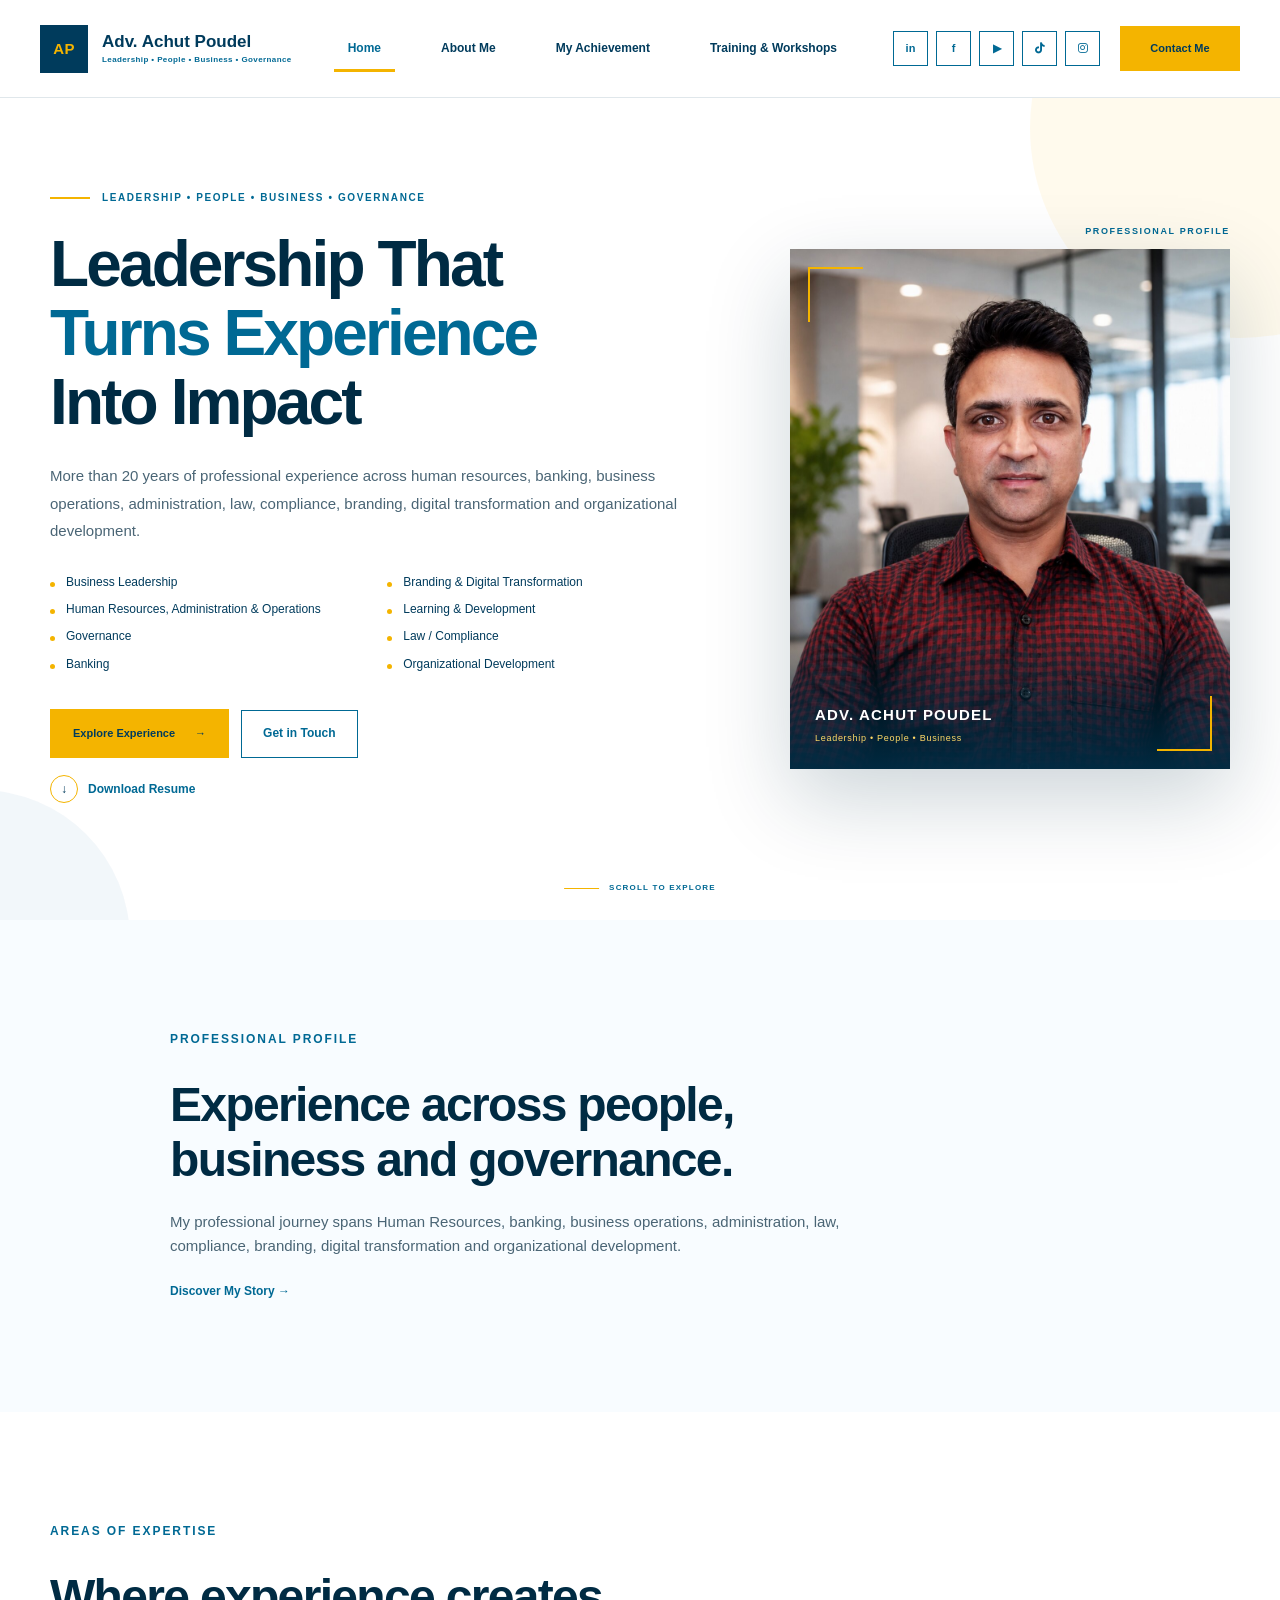
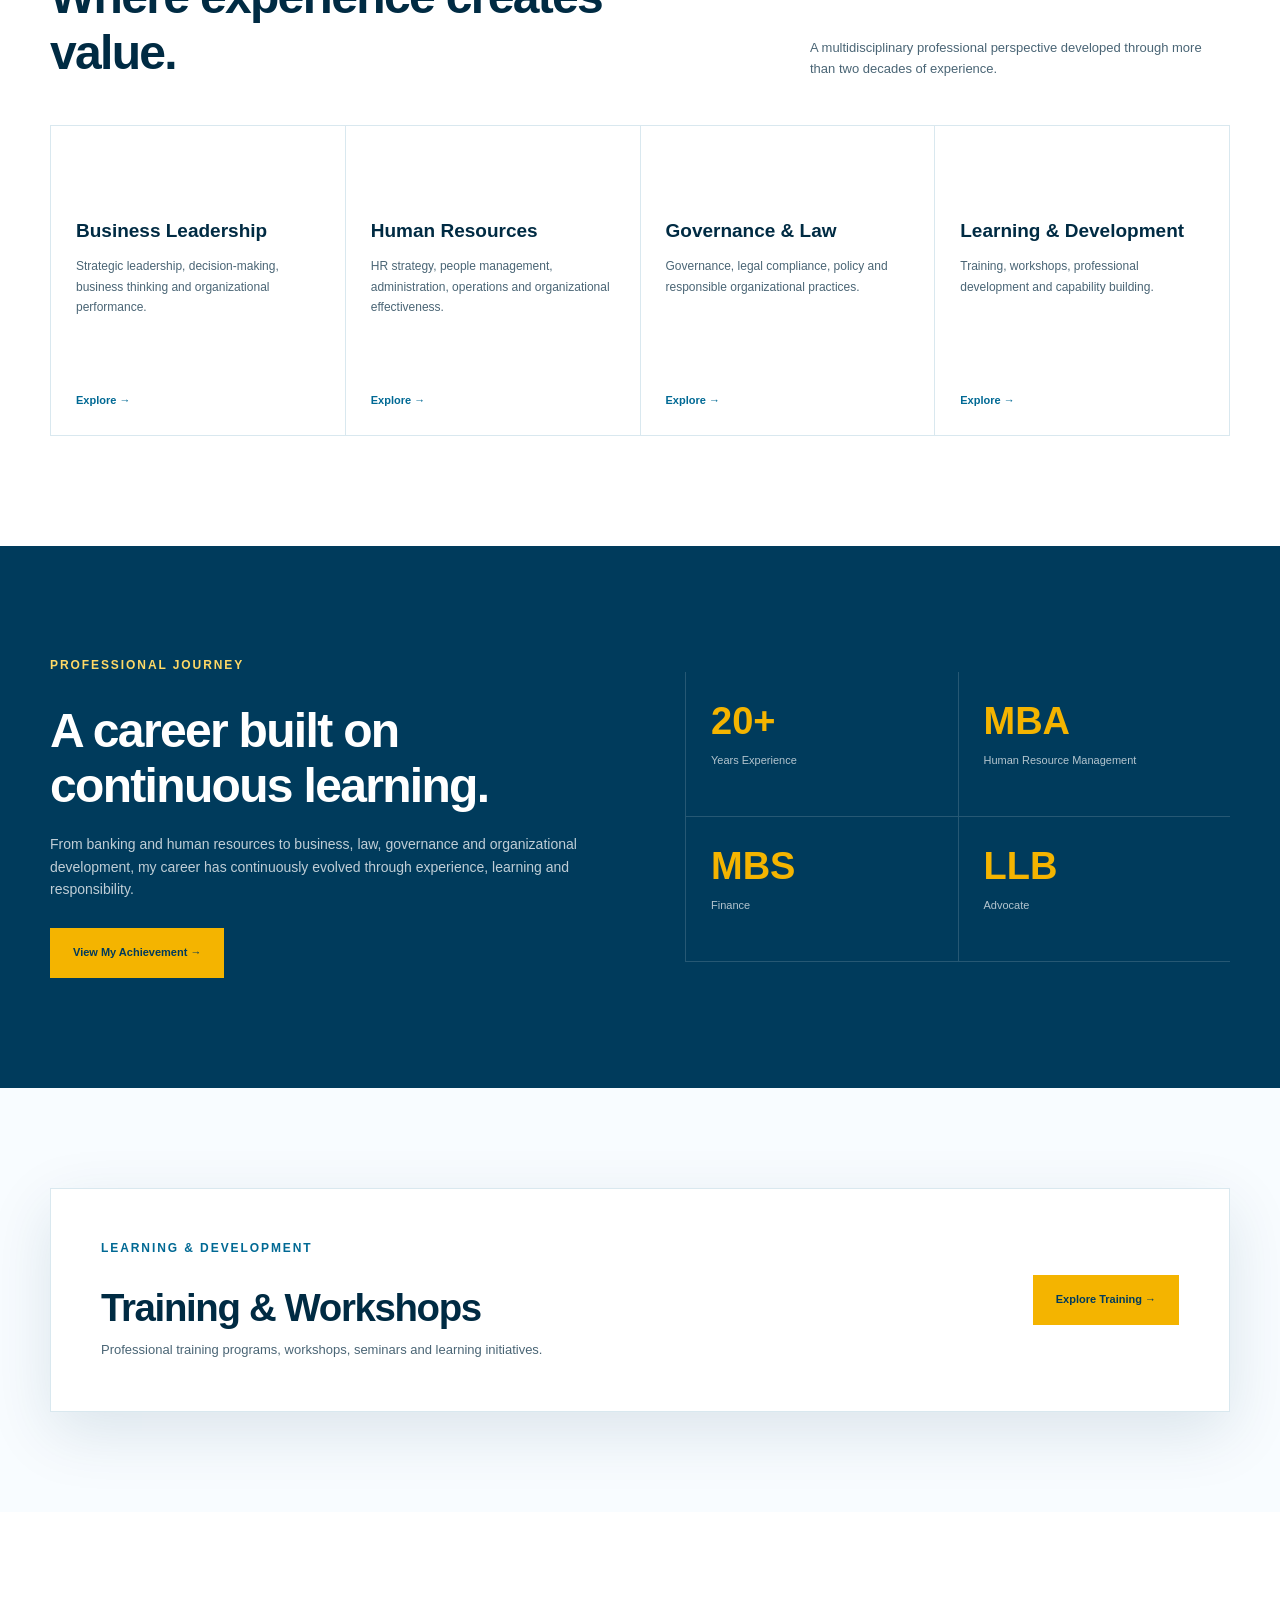
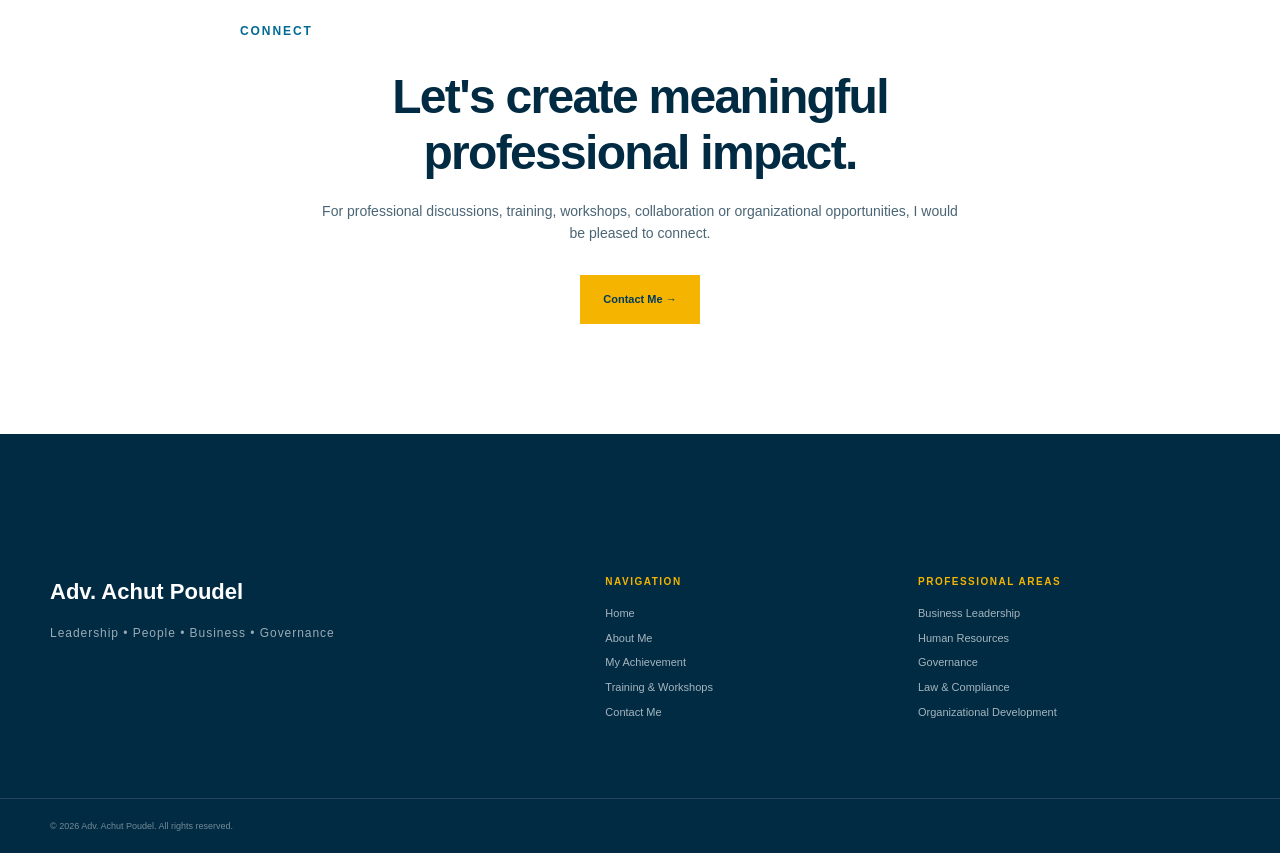
<file: index.html>
<!DOCTYPE html>
<html lang="en">

 <head>

    <meta charset="UTF-8">

    <meta name="viewport"
          content="width=device-width, initial-scale=1.0">

    <meta name="description"
          content="Adv. Achut Poudel — Leadership, People, Business and Governance professional with more than 20 years of professional experience.">

    <meta name="keywords"
          content="Achut Poudel, Advocate Achut Poudel, HR, Leadership, Governance, Business, Law, Compliance, Training">

    <meta name="author"
          content="Adv. Achut Poudel">

    <title>
        Adv. Achut Poudel | Leadership • People • Business • Governance
    </title>

    <!-- FAVICON -->
    <link rel="icon"
          type="image/png"
          href="image/favicon1.png">

    <!-- APPLE TOUCH ICON -->
    <link rel="apple-touch-icon"
          href="image/favicon1.png">

    <!-- MAIN CSS -->
    <link rel="stylesheet"
          href="style.css">

    <!-- FONT AWESOME -->
    <link rel="stylesheet"
          href="https://cdnjs.cloudflare.com/ajax/libs/font-awesome/6.5.2/css/all.min.css">

</head>
<body>


<!-- =====================================================
     HEADER
     ===================================================== -->

<header class="site-header">

    <div class="header-inner">

        <!-- BRAND -->
        <a href="index.html" class="brand">

            <span class="brand-mark">AP</span>

            <span class="brand-text">
                <strong>Adv. Achut Poudel</strong>
                <small>
                    Leadership • People • Business • Governance
                </small>
            </span>

        </a>


        <!-- MAIN NAVIGATION -->
        <nav class="main-navigation" id="mainNavigation">

            <a href="index.html" class="nav-link">
                Home
            </a>

            <a href="about.html" class="nav-link">
                About Me
            </a>

            <a href="achievement.html" class="nav-link">
                My Achievement
            </a>

            <a href="resources.html" class="nav-link">
                Training &amp; Workshops
            </a>

        </nav>


        <!-- RIGHT SIDE -->
        <div class="header-right">

            <!-- SOCIAL ICONS ONLY -->
            <div class="social-links">

                <a href="https://www.linkedin.com/in/achutpdl/"
                   aria-label="LinkedIn"
                   target="_blank"
                   rel="noopener noreferrer">
                    in
                </a>

                

                <a href="https://www.facebook.com/acyuta.paaidela/"
                   aria-label="Facebook"
                   target="_blank"
                   rel="noopener noreferrer">
                    f
                </a>


                <a href="https://www.youtube.com/@achutpoudel9020"
                   aria-label="YouTube"
                   target="_blank"
                   rel="noopener noreferrer">
                    ▶
                </a>

                <!-- TikTok -->
    <a href="https://www.tiktok.com/@achutpoudel_"
       aria-label="TikTok"
       target="_blank"
       rel="noopener noreferrer">
        <i class="fab fa-tiktok"></i>
    </a>

                 <!-- Instagram -->
    <a href="https://www.instagram.com/achutlove/"
       aria-label="Instagram"
       target="_blank"
       rel="noopener noreferrer">
        <i class="fab fa-instagram"></i>
    </a>

</div>


       

            <!-- CONTACT -->
            <a href="contact.html" class="contact-button">
                Contact Me
            </a>

        </div>


        <!-- MOBILE MENU -->
        <button class="mobile-menu-button"
                id="menuButton"
                aria-label="Open navigation"
                aria-expanded="false">

            <span></span>
            <span></span>
            <span></span>

        </button>

    </div>

</header>


<!-- =====================================================
     MAIN CONTENT
     ===================================================== -->

<main>


<!-- =====================================================
     HERO SECTION
     ===================================================== -->

<section class="hero">

    <div class="hero-container">
        <!-- ================= LEFT CONTENT ================= -->
        <div class="hero-content">
            <!-- EYEBROW -->
            <div class="eyebrow">
                <span></span>
                LEADERSHIP • PEOPLE • BUSINESS • GOVERNANCE

            </div>

            <!-- MAIN HEADING -->

            <h1>
                Leadership That
                <strong>Turns Experience
                </strong>Into Impact

            </h1>
            <!-- INTRODUCTION -->

            <p class="hero-description">

                More than 20 years of professional experience
                across human resources, banking, business
                operations, administration, law, compliance,
                branding, digital transformation and
                organizational development.
            </p>

            <!-- PROFESSIONAL AREAS -->

            <div class="expertise-list">


                <div>
                    Business Leadership
                </div>


                <div>
                    Branding &amp; Digital Transformation
                </div>


                <div>
                    Human Resources, Administration &amp; Operations
                </div>


                <div>
                    Learning &amp; Development
                </div>


                <div>
                    Governance
                </div>


                <div>
                    Law / Compliance
                </div>


                <div>
                    Banking
                </div>


                <div>
                    Organizational Development
                </div>


            </div>


            <!-- ACTION BUTTONS -->

            <div class="hero-buttons">


                <a href="achievement.html"
                   class="gold-button">

                    Explore Experience

                    <span>
                        →
                    </span>

                </a>


                <a href="contact.html"
                   class="outline-button">

                    Get in Touch

                </a>


            </div>


            <!-- RESUME -->

            <a href="Adv-Achut-Poudel-CV.pdf"
               class="resume-button"
               download>

                <span class="download-icon">
                    ↓
                </span>

                Download Resume

            </a>


        </div>



        <!-- ================= RIGHT PHOTO ================= -->

        <div class="hero-image-area">


            <div class="image-label">

                PROFESSIONAL PROFILE

            </div>


            <div class="image-wrapper">


                <!-- DECORATIVE CORNERS -->

                <div class="corner top-left"></div>

                <div class="corner bottom-right"></div>


                <!-- PROFESSIONAL PHOTO -->

                <img
                    src="image/achut-poudel.jpg"
                    alt="Adv. Achut Poudel professional photograph"
                >


                <!-- PHOTO CAPTION -->

                <div class="image-caption">

                    <strong>
                        ADV. ACHUT POUDEL
                    </strong>

                    <span>
                        Leadership • People • Business
                    </span>

                </div>


            </div>


        </div>


    </div>


    <!-- SCROLL INDICATOR -->

    <div class="scroll-indicator">

        <span></span>

        SCROLL TO EXPLORE

    </div>


</section>



<!-- =====================================================
     PROFESSIONAL PROFILE
     ===================================================== -->

<section class="introduction">


    <div class="content-container">


        <div class="section-number">
        </div>


        <div class="intro-content">


            <div class="section-label">
                PROFESSIONAL PROFILE
            </div>


            <h2>

                Experience across people,
                business and governance.

            </h2>


            <p>

                My professional journey spans Human Resources,
                banking, business operations, administration,
                law, compliance, branding, digital transformation
                and organizational development.

            </p>


            <a href="about.html"
               class="text-link">

                Discover My Story →

            </a>


        </div>


    </div>


</section>



<!-- =====================================================
     AREAS OF EXPERTISE
     ===================================================== -->

<section class="expertise-section">


    <div class="content-container">


        <div class="section-heading">


            <div>

                <div class="section-label">

                    AREAS OF EXPERTISE

                </div>


                <h2>

                    Where experience
                    creates value.

                </h2>

            </div>


            <p>

                A multidisciplinary professional perspective
                developed through more than two decades of
                experience.

            </p>


        </div>



        <!-- EXPERTISE CARDS -->

        <div class="cards">


            <!-- CARD 01 -->

            <article class="card">


                <span class="card-number">
                </span>


                <h3>
                    Business Leadership
                </h3>


                <p>

                    Strategic leadership, decision-making,
                    business thinking and organizational
                    performance.

                </p>


                <a href="achievement.html">

                    Explore →

                </a>


            </article>



            <!-- CARD 02 -->

            <article class="card">


                <span class="card-number">
                </span>


                <h3>
                    Human Resources
                </h3>


                <p>

                    HR strategy, people management,
                    administration, operations and
                    organizational effectiveness.

                </p>


                <a href="about.html">

                    Explore →

                </a>


            </article>



            <!-- CARD 03 -->

            <article class="card">


                <span class="card-number">
                </span>


                <h3>
                    Governance &amp; Law
                </h3>


                <p>

                    Governance, legal compliance, policy
                    and responsible organizational
                    practices.

                </p>


                <a href="achievement.html">

                    Explore →

                </a>


            </article>



            <!-- CARD 04 -->

            <article class="card">


                <span class="card-number">
                </span>


                <h3>
                    Learning &amp; Development
                </h3>


                <p>

                    Training, workshops, professional
                    development and capability building.

                </p>


                <a href="resources.html">

                    Explore →
                </a>

            </article>

        </div>

    </div>

</section>
<!-- =====================================================
     PROFESSIONAL JOURNEY
     ===================================================== -->

<section class="journey">


    <div class="content-container journey-container">


        <!-- LEFT -->

        <div class="journey-text">


            <div class="section-label light">

                PROFESSIONAL JOURNEY

            </div>


            <h2>

                A career built on
                continuous learning.

            </h2>


            <p>

                From banking and human resources to business,
                law, governance and organizational development,
                my career has continuously evolved through
                experience, learning and responsibility.

            </p>


            <a href="achievement.html"
               class="gold-button">

                View My Achievement →

            </a>


        </div>



        <!-- RIGHT STATS -->

        <div class="stats">


            <div class="stat">

                <strong>
                    20+
                </strong>

                <span>
                    Years Experience
                </span>

            </div>


            <div class="stat">

                <strong>
                    MBA
                </strong>

                <span>
                    Human Resource Management
                </span>

            </div>


            <div class="stat">

                <strong>
                    MBS
                </strong>

                <span>
                    Finance
                </span>

            </div>


            <div class="stat">

                <strong>
                    LLB
                </strong>

                <span>
                    Advocate
                </span>

            </div>


        </div>


    </div>


</section>



<!-- =====================================================
     TRAINING & WORKSHOPS
     ===================================================== -->

<section class="training">


    <div class="content-container training-box">


        <div>


            <div class="section-label">

                LEARNING &amp; DEVELOPMENT

            </div>


            <h2>

                Training &amp; Workshops

            </h2>


            <p>

                Professional training programs, workshops,
                seminars and learning initiatives.

            </p>


        </div>


        <a href="resources.html"
           class="gold-button">

            Explore Training →

        </a>


    </div>


</section>



<!-- =====================================================
     FINAL CONTACT CTA
     ===================================================== -->

<section class="final-cta">


    <div class="content-container">


        <div class="section-label">

            CONNECT

        </div>


        <h2>

            Let's create meaningful
            professional impact.

        </h2>


        <p>

            For professional discussions, training,
            workshops, collaboration or organizational
            opportunities, I would be pleased to connect.

        </p>


        <a href="contact.html"
           class="gold-button">

            Contact Me →

        </a>


    </div>


</section>


</main>

<!-- =====================================================
     FOOTER
     ===================================================== -->

<footer class="footer">

    <div class="content-container footer-grid">

        <div>
            <h3>
                Adv. Achut Poudel
            </h3>
            <p class="footer-position">
                Leadership • People • Business • Governance
            </p>
           
        </div>

        <div>

            <h4>
                Navigation
            </h4>

            <a href="index.html">
                Home
            </a>

            <a href="about.html">
                About Me
            </a>

            <a href="achievement.html">
                My Achievement
            </a>

            <a href="resources.html">
                Training &amp; Workshops
            </a>

            <a href="contact.html">
                Contact Me
            </a>

        </div>


        <div>

            <h4>
                Professional Areas
            </h4>

            <span>
                Business Leadership
            </span>

            <span>
                Human Resources
            </span>

            <span>
                Governance
            </span>

            <span>
                Law &amp; Compliance
            </span>

            <span>
                Organizational Development
            </span>

        </div>

    </div>

    <div class="footer-bottom">
        <div class="content-container">
                             © 2026 Adv. Achut Poudel. All rights reserved.
        </div>
    </div>
</footer>

<script src="script.js"></script>

</body>
</html>

<!-- =====================================================
     JAVASCRIPT
     ===================================================== -->
<script src="script.js"></script>
</body>
</html>
</file>
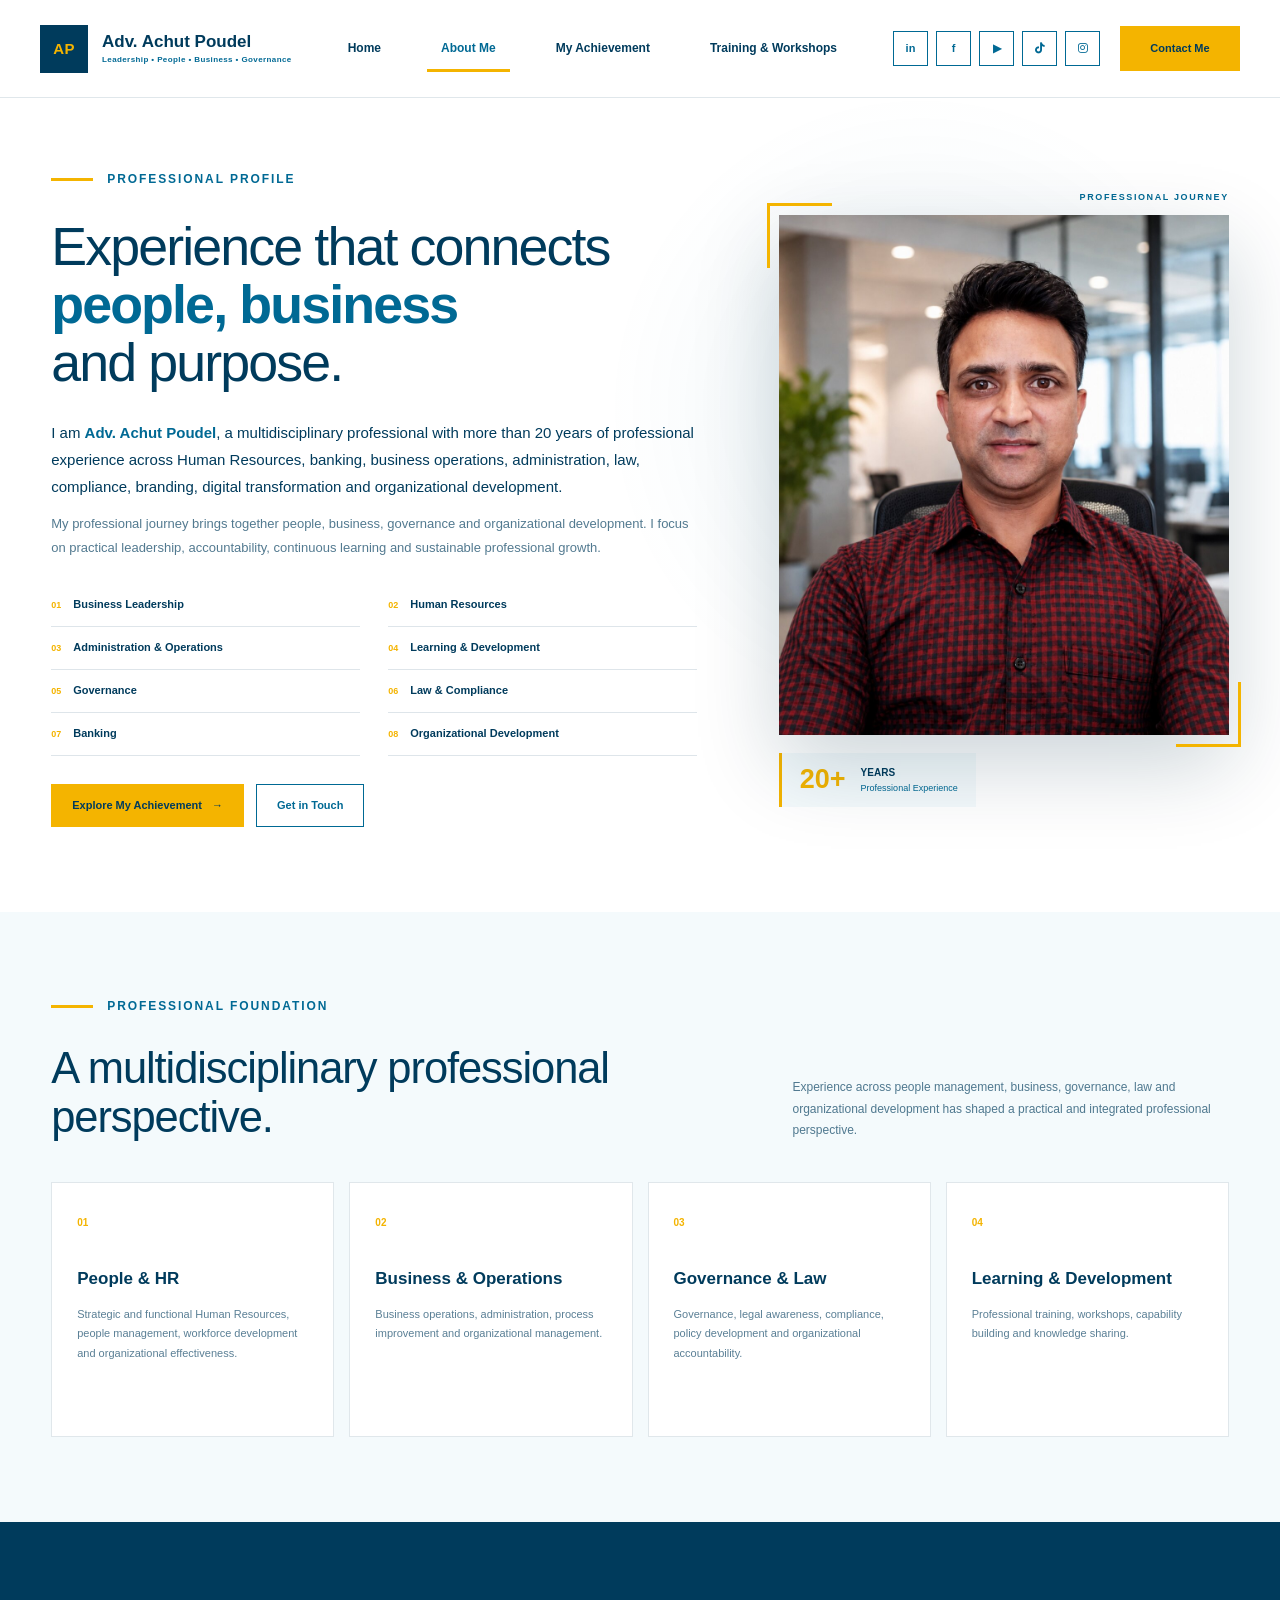
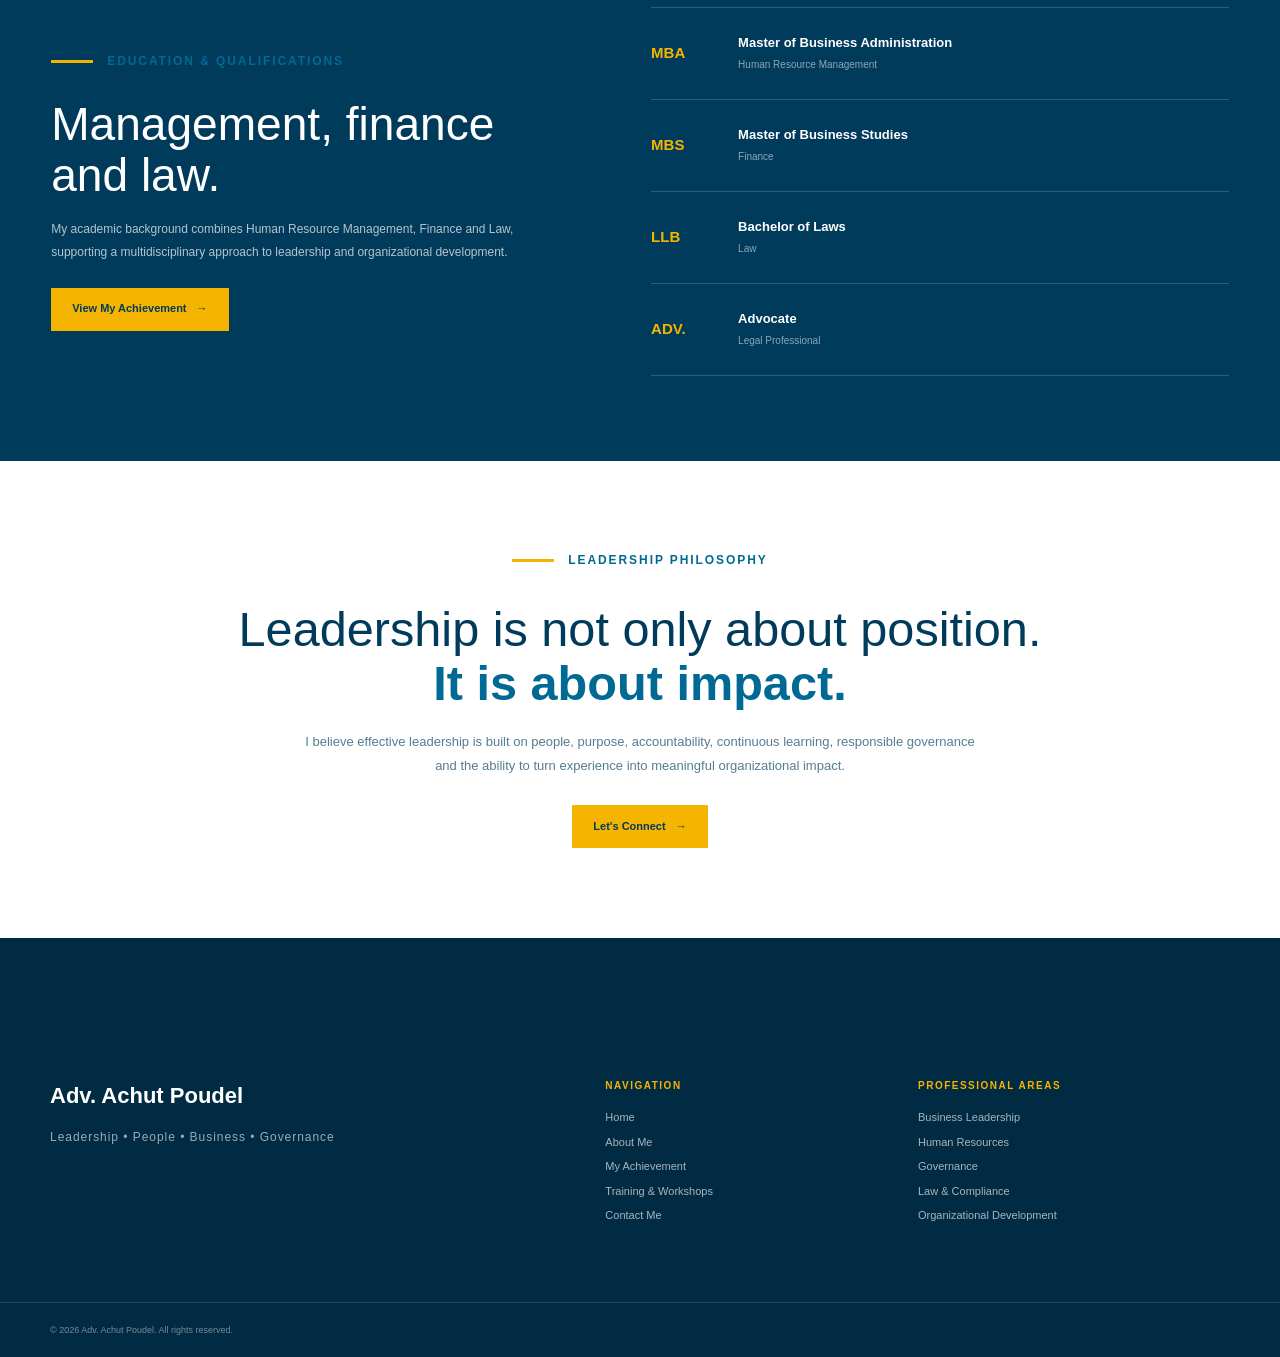
<file: about.html>
<!DOCTYPE html>
<html lang="en">

<head>
    <meta charset="UTF-8">

    <meta name="viewport" content="width=device-width, initial-scale=1.0">

    <meta name="description"
        content="About Adv. Achut Poudel - Leadership, People, Business, Governance, Human Resources, Law and Organizational Development.">

    <meta name="author" content="Adv. Achut Poudel">

    <title>About Me | Adv. Achut Poudel</title>
<link rel="icon" type="image/png" href="image/favicon1.png">
    <link rel="stylesheet" href="style.css">

<link rel="stylesheet"
      href="https://cdnjs.cloudflare.com/ajax/libs/font-awesome/6.5.2/css/all.min.css">
</head>

<body>
<!-- =====================================================
     HEADER
     ===================================================== -->

<header class="site-header">

    <div class="header-inner">

        <!-- BRAND -->
        <a href="index.html" class="brand">

            <span class="brand-mark">AP</span>

            <span class="brand-text">
                <strong>Adv. Achut Poudel</strong>
                <small>
                    Leadership • People • Business • Governance
                </small>
            </span>

        </a>


        <!-- MAIN NAVIGATION -->
        <nav class="main-navigation" id="mainNavigation">

            <a href="index.html" class="nav-link">
                Home
            </a>

            <a href="about.html" class="nav-link">
                About Me
            </a>

            <a href="achievement.html" class="nav-link">
                My Achievement
            </a>

            <a href="resources.html" class="nav-link">
                Training &amp; Workshops
            </a>

        </nav>


        <!-- RIGHT SIDE -->
        <div class="header-right">

            <!-- SOCIAL ICONS ONLY -->
            <div class="social-links">

                <a href="https://www.linkedin.com/in/achutpdl/"
                   aria-label="LinkedIn"
                   target="_blank"
                   rel="noopener noreferrer">
                    in
                </a>

                

                <a href="https://www.facebook.com/acyuta.paaidela/"
                   aria-label="Facebook"
                   target="_blank"
                   rel="noopener noreferrer">
                    f
                </a>


                <a href="https://www.youtube.com/@achutpoudel9020"
                   aria-label="YouTube"
                   target="_blank"
                   rel="noopener noreferrer">
                    ▶
                </a>

                <!-- TikTok -->
    <a href="https://www.tiktok.com/@achutpoudel_"
       aria-label="TikTok"
       target="_blank"
       rel="noopener noreferrer">
        <i class="fab fa-tiktok"></i>
    </a>

                 <!-- Instagram -->
    <a href="https://www.instagram.com/achutlove/"
       aria-label="Instagram"
       target="_blank"
       rel="noopener noreferrer">
        <i class="fab fa-instagram"></i>
    </a>


            </div>


            <!-- CONTACT -->
            <a href="contact.html" class="contact-button">
                Contact Me
            </a>

        </div>


        <!-- MOBILE MENU -->
        <button class="mobile-menu-button"
                id="menuButton"
                aria-label="Open navigation"
                aria-expanded="false">

            <span></span>
            <span></span>
            <span></span>

        </button>

    </div>

</header>


<!-- =====================================================
     ABOUT HERO
===================================================== -->

<main>

<section class="about-section">

    <div class="page-container about-grid">


        <!-- =================================================
             LEFT CONTENT
        ================================================== -->

        <div class="about-content">

            <div class="section-label">

                <span></span>

                PROFESSIONAL PROFILE

            </div>


            <h1>

                Experience that connects
                <strong>people, business</strong>
                and purpose.

            </h1>


            <p class="about-introduction">

                I am <strong>Adv. Achut Poudel</strong>, a
                multidisciplinary professional with more than
                20 years of professional experience across
                Human Resources, banking, business operations,
                administration, law, compliance, branding,
                digital transformation and organizational
                development.

            </p>


            <p class="about-text">

                My professional journey brings together
                people, business, governance and organizational
                development. I focus on practical leadership,
                accountability, continuous learning and
                sustainable professional growth.

            </p>


            <!-- PROFESSIONAL AREAS -->

            <div class="about-points">

                <div class="about-point">

                    <span>01</span>

                    <strong>
                        Business Leadership
                    </strong>

                </div>


                <div class="about-point">

                    <span>02</span>

                    <strong>
                        Human Resources
                    </strong>

                </div>


                <div class="about-point">

                    <span>03</span>

                    <strong>
                        Administration &amp; Operations
                    </strong>

                </div>


                <div class="about-point">

                    <span>04</span>

                    <strong>
                        Learning &amp; Development
                    </strong>

                </div>


                <div class="about-point">

                    <span>05</span>

                    <strong>
                        Governance
                    </strong>

                </div>


                <div class="about-point">

                    <span>06</span>

                    <strong>
                        Law &amp; Compliance
                    </strong>

                </div>


                <div class="about-point">

                    <span>07</span>

                    <strong>
                        Banking
                    </strong>

                </div>


                <div class="about-point">

                    <span>08</span>

                    <strong>
                        Organizational Development
                    </strong>

                </div>

            </div>


            <!-- BUTTONS -->

            <div class="about-buttons">

                <a href="achievement.html"
                   class="gold-button">

                    Explore My Achievement

                    <span>→</span>

                </a>


                <a href="contact.html"
                   class="outline-button">

                    Get in Touch

                </a>

            </div>

        </div>


        <!-- =================================================
             RIGHT PHOTO
        ================================================== -->

        <div class="about-image-area">

            <div class="image-label">

                PROFESSIONAL JOURNEY

            </div>


            <div class="image-wrapper">

                <span class="image-corner top-left"></span>

                <span class="image-corner bottom-right"></span>


                <!--
                    IMPORTANT:
                    Your actual image must be saved as:

                    image/achut-poudel.jpg
                -->

                <img src="image/achut-poudel.jpg"
                     alt="Adv. Achut Poudel"
                     class="about-image">

            </div>


            <div class="experience-badge">

                <strong>20+</strong>

                <div>

                    <span>
                        YEARS
                    </span>

                    <small>
                        Professional Experience
                    </small>

                </div>

            </div>

        </div>

    </div>

</section>


<!-- =====================================================
     PROFESSIONAL FOUNDATION
===================================================== -->

<section class="foundation-section">

    <div class="page-container">

        <div class="foundation-heading">

            <div>

                <div class="section-label">

                    <span></span>

                    PROFESSIONAL FOUNDATION

                </div>

                <h2>
                    A multidisciplinary
                    professional perspective.
                </h2>

            </div>

            <p>

                Experience across people management,
                business, governance, law and organizational
                development has shaped a practical and
                integrated professional perspective.

            </p>

        </div>


        <div class="foundation-grid">


            <div class="foundation-card">

                <span>01</span>

                <h3>
                    People &amp; HR
                </h3>

                <p>
                    Strategic and functional Human Resources,
                    people management, workforce development
                    and organizational effectiveness.
                </p>

            </div>


            <div class="foundation-card">

                <span>02</span>

                <h3>
                    Business &amp; Operations
                </h3>

                <p>
                    Business operations, administration,
                    process improvement and organizational
                    management.
                </p>

            </div>


            <div class="foundation-card">

                <span>03</span>

                <h3>
                    Governance &amp; Law
                </h3>

                <p>
                    Governance, legal awareness, compliance,
                    policy development and organizational
                    accountability.
                </p>

            </div>


            <div class="foundation-card">

                <span>04</span>

                <h3>
                    Learning &amp; Development
                </h3>

                <p>
                    Professional training, workshops,
                    capability building and knowledge
                    sharing.
                </p>

            </div>

        </div>

    </div>

</section>


<!-- =====================================================
     EDUCATION
===================================================== -->

<section class="qualification-section">

    <div class="page-container qualification-grid">


        <div class="qualification-intro">

            <div class="section-label light-label">

                <span></span>

                EDUCATION &amp; QUALIFICATIONS

            </div>


            <h2>

                Management,
                finance and law.

            </h2>


            <p>

                My academic background combines Human
                Resource Management, Finance and Law,
                supporting a multidisciplinary approach
                to leadership and organizational
                development.

            </p>


            <a href="achievement.html"
               class="gold-button">

                View My Achievement

                <span>→</span>

            </a>

        </div>


        <div class="qualification-list">


            <div class="qualification-item">

                <div class="qualification-code">
                    MBA
                </div>

                <div>

                    <strong>
                        Master of Business Administration
                    </strong>

                    <span>
                        Human Resource Management
                    </span>

                </div>

            </div>


            <div class="qualification-item">

                <div class="qualification-code">
                    MBS
                </div>

                <div>

                    <strong>
                        Master of Business Studies
                    </strong>

                    <span>
                        Finance
                    </span>

                </div>

            </div>


            <div class="qualification-item">

                <div class="qualification-code">
                    LLB
                </div>

                <div>

                    <strong>
                        Bachelor of Laws
                    </strong>

                    <span>
                        Law
                    </span>

                </div>

            </div>


            <div class="qualification-item">

                <div class="qualification-code">
                    ADV.
                </div>

                <div>

                    <strong>
                        Advocate
                    </strong>

                    <span>
                        Legal Professional
                    </span>

                </div>

            </div>

        </div>

    </div>

</section>


<!-- =====================================================
     LEADERSHIP PHILOSOPHY
===================================================== -->

<section class="philosophy-section">

    <div class="page-container philosophy-content">

        <div class="section-label center-label">

            <span></span>

            LEADERSHIP PHILOSOPHY

        </div>


        <h2>

            Leadership is not only
            about position.

            <strong>
                It is about impact.
            </strong>

        </h2>


        <p>

            I believe effective leadership is built on
            people, purpose, accountability, continuous
            learning, responsible governance and the
            ability to turn experience into meaningful
            organizational impact.

        </p>


        <a href="contact.html"
           class="gold-button">

            Let's Connect

            <span>→</span>

        </a>

    </div>

</section>

</main>


<!-- =====================================================
     FOOTER
     ===================================================== -->

<footer class="footer">

    <div class="content-container footer-grid">

        <div>
            <h3>
                Adv. Achut Poudel
            </h3>
            <p class="footer-position">
                Leadership • People • Business • Governance
            </p>
           
        </div>

        <div>

            <h4>
                Navigation
            </h4>

            <a href="index.html">
                Home
            </a>

            <a href="about.html">
                About Me
            </a>

            <a href="achievement.html">
                My Achievement
            </a>

            <a href="resources.html">
                Training &amp; Workshops
            </a>

            <a href="contact.html">
                Contact Me
            </a>

        </div>


        <div>

            <h4>
                Professional Areas
            </h4>

            <span>
                Business Leadership
            </span>

            <span>
                Human Resources
            </span>

            <span>
                Governance
            </span>

            <span>
                Law &amp; Compliance
            </span>

            <span>
                Organizational Development
            </span>

        </div>

    </div>

    <div class="footer-bottom">
        <div class="content-container">
                             © 2026 Adv. Achut Poudel. All rights reserved.
        </div>
    </div>
</footer>
<script src="script.js"></script>
</body>
</html>
</file>
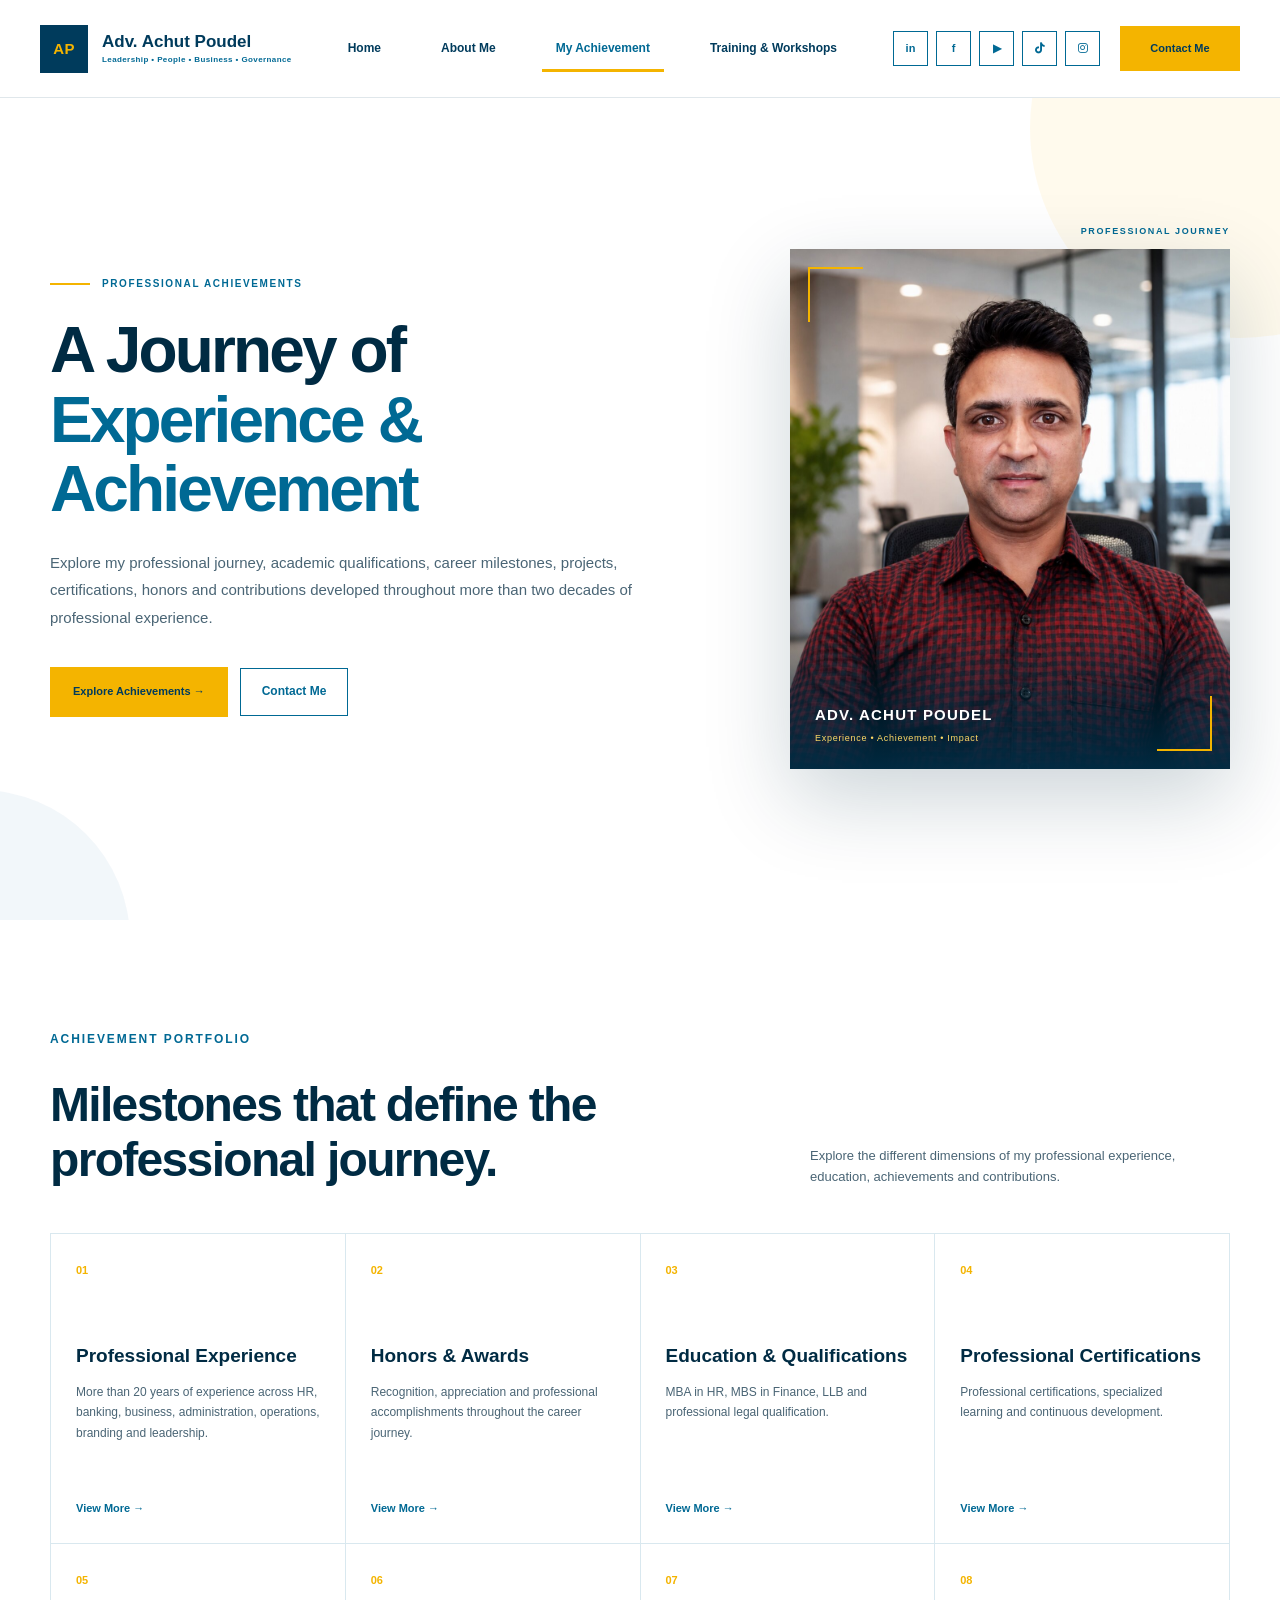
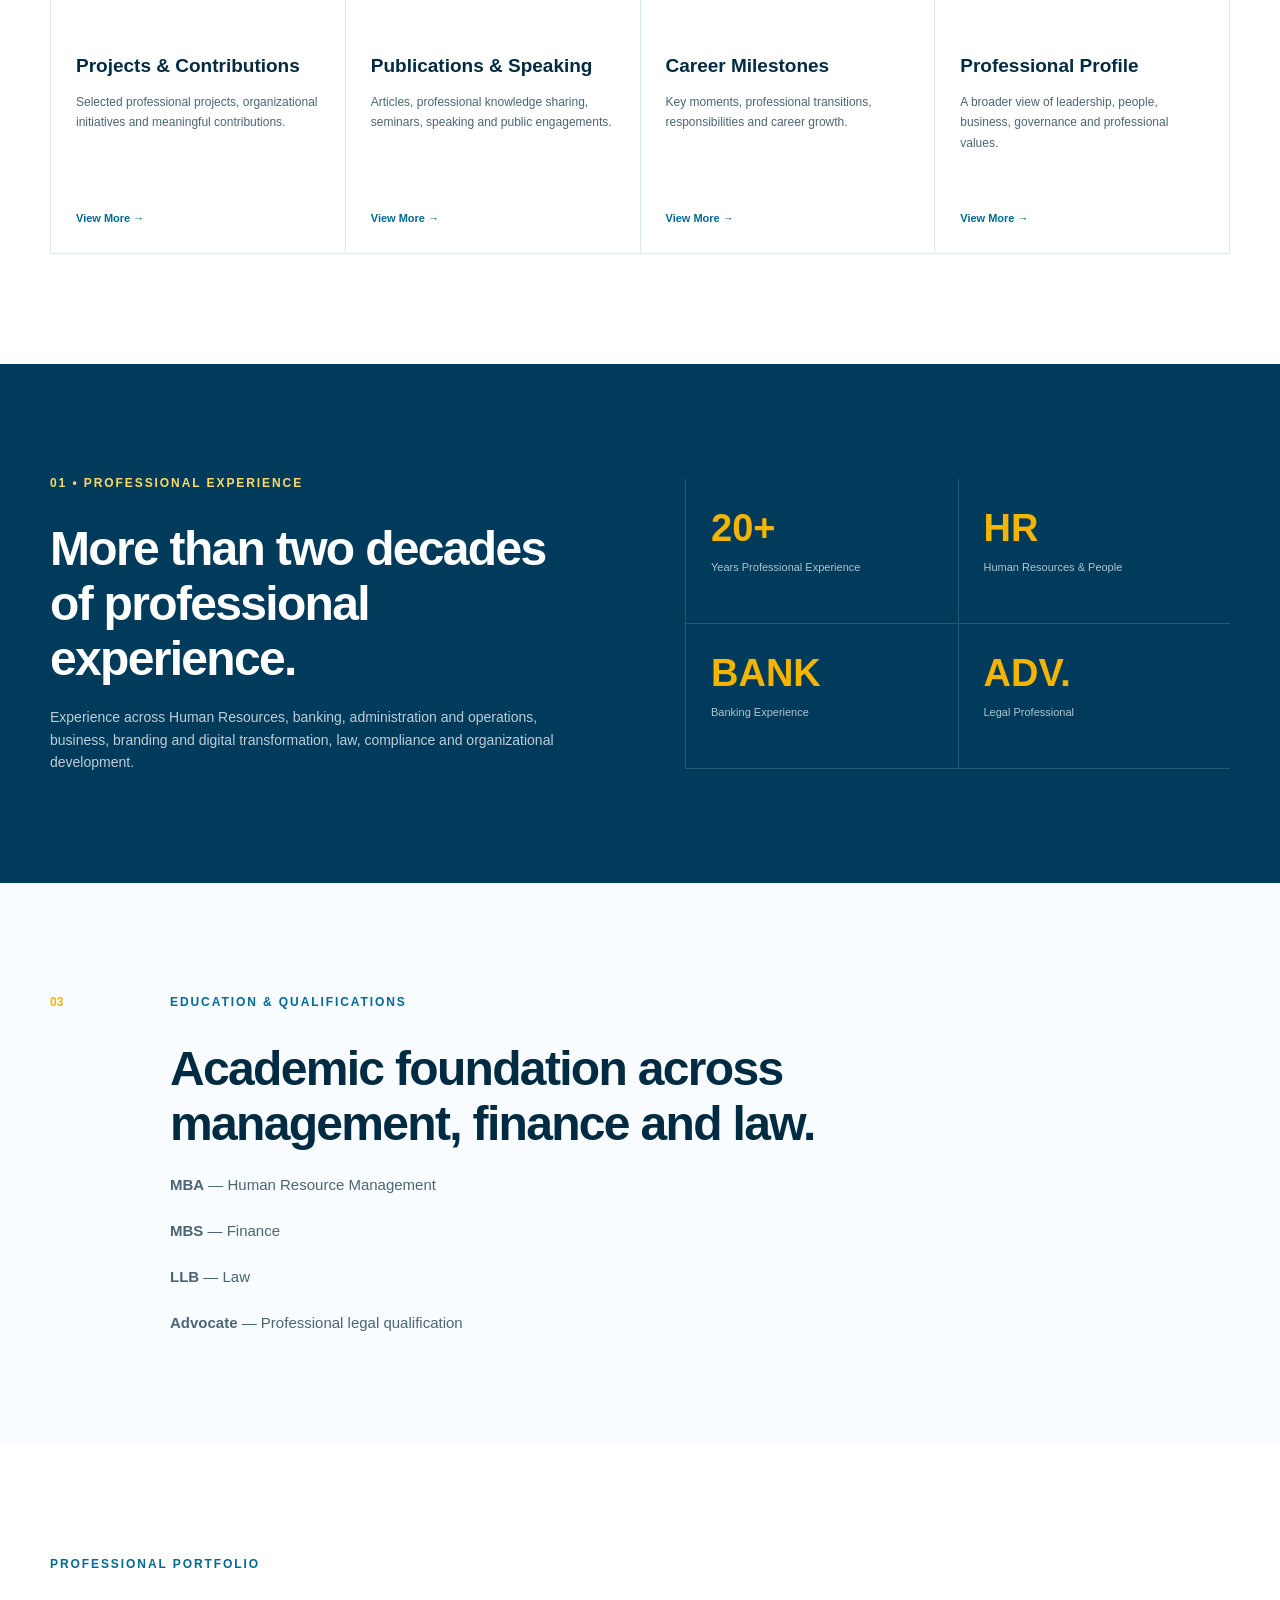
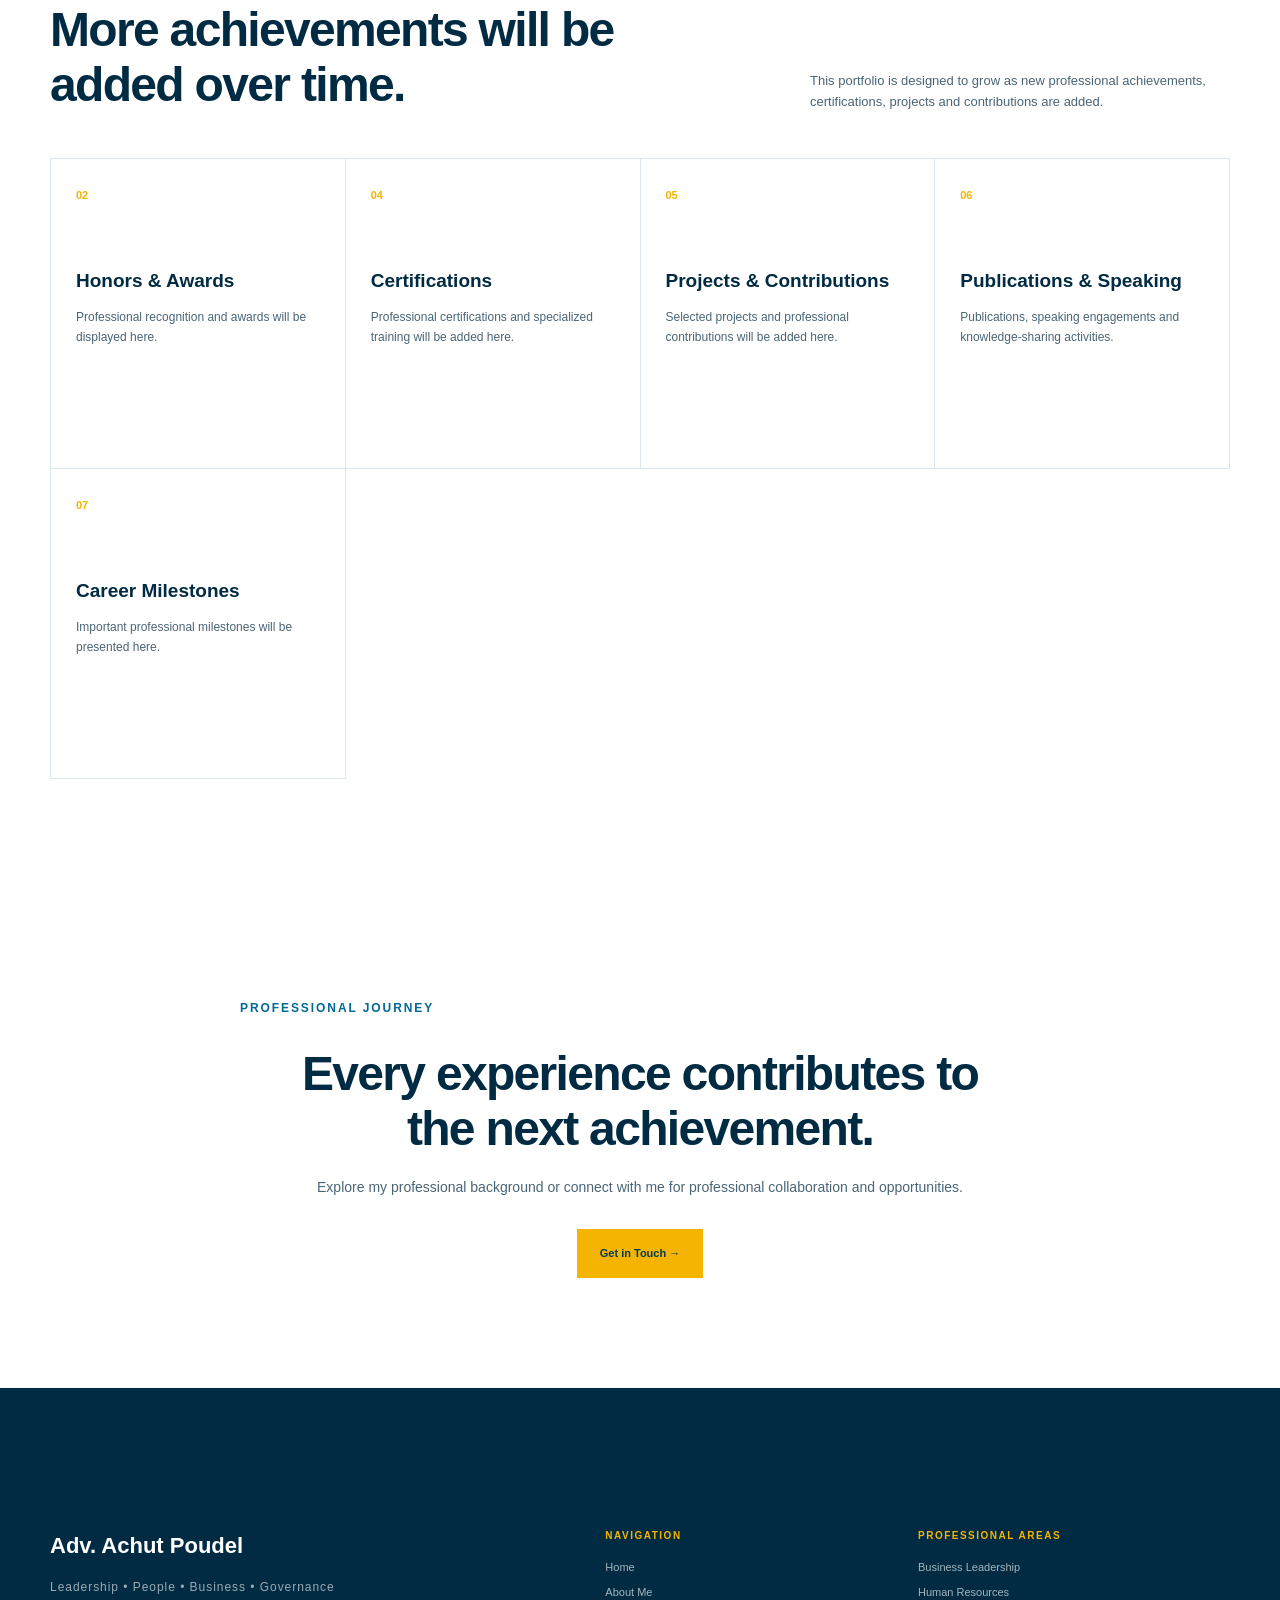
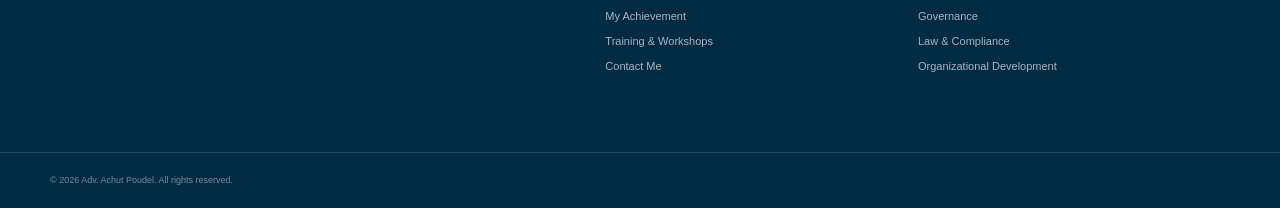
<file: achievement.html>
<!DOCTYPE html>
<html lang="en">

<head>

    <meta charset="UTF-8">

    <meta name="viewport"
          content="width=device-width, initial-scale=1.0">
    <meta name="description"
          content="Professional achievements, experience, education, certifications, projects, publications and career milestones of Adv. Achut Poudel.">

    <meta name="author"
          content="Adv. Achut Poudel">

    <title>
        My Achievement | Adv. Achut Poudel
    </title>

 <link rel="icon" type="image/png" href="image/favicon1.png">
    <link rel="stylesheet" href="style.css">

<link rel="stylesheet"
      href="https://cdnjs.cloudflare.com/ajax/libs/font-awesome/6.5.2/css/all.min.css">
</head>

<body>

<!-- =====================================================
     HEADER
     ===================================================== -->

<header class="site-header">

    <div class="header-inner">

        <!-- BRAND -->
        <a href="index.html" class="brand">

            <span class="brand-mark">AP</span>

            <span class="brand-text">
                <strong>Adv. Achut Poudel</strong>
                <small>
                    Leadership • People • Business • Governance
                </small>
            </span>

        </a>


        <!-- MAIN NAVIGATION -->
        <nav class="main-navigation" id="mainNavigation">

            <a href="index.html" class="nav-link">
                Home
            </a>

            <a href="about.html" class="nav-link">
                About Me
            </a>

            <a href="achievement.html" class="nav-link">
                My Achievement
            </a>

            <a href="resources.html" class="nav-link">
                Training &amp; Workshops
            </a>

        </nav>


        <!-- RIGHT SIDE -->
        <div class="header-right">

            <!-- SOCIAL ICONS ONLY -->
            <div class="social-links">

               <a href="https://www.linkedin.com/in/achutpdl/"
                   aria-label="LinkedIn"
                   target="_blank"
                   rel="noopener noreferrer">
                    in
                </a>

                

                <a href="https://www.facebook.com/acyuta.paaidela/"
                   aria-label="Facebook"
                   target="_blank"
                   rel="noopener noreferrer">
                    f
                </a>


                <a href="https://www.youtube.com/@achutpoudel9020"
                   aria-label="YouTube"
                   target="_blank"
                   rel="noopener noreferrer">
                    ▶
                </a>

                <!-- TikTok -->
    <a href="https://www.tiktok.com/@achutpoudel_"
       aria-label="TikTok"
       target="_blank"
       rel="noopener noreferrer">
        <i class="fab fa-tiktok"></i>
    </a>

                 <!-- Instagram -->
    <a href="https://www.instagram.com/achutlove/"
       aria-label="Instagram"
       target="_blank"
       rel="noopener noreferrer">
        <i class="fab fa-instagram"></i>
    </a>



            </div>


            <!-- CONTACT -->
            <a href="contact.html" class="contact-button">
                Contact Me
            </a>

        </div>


        <!-- MOBILE MENU -->
        <button class="mobile-menu-button"
                id="menuButton"
                aria-label="Open navigation"
                aria-expanded="false">

            <span></span>
            <span></span>
            <span></span>

        </button>

    </div>

</header>

<!-- =====================================================
     MAIN
     ===================================================== -->

<main>


<!-- =====================================================
     ACHIEVEMENT HERO
     ===================================================== -->

<section class="hero">


    <div class="hero-container">


        <!-- LEFT -->

        <div class="hero-content">


            <div class="eyebrow">

                <span></span>

                PROFESSIONAL ACHIEVEMENTS

            </div>


            <h1>

                A Journey of
                <strong>Experience &amp; Achievement</strong>

            </h1>


            <p class="hero-description">

                Explore my professional journey, academic
                qualifications, career milestones, projects,
                certifications, honors and contributions
                developed throughout more than two decades
                of professional experience.

            </p>


            <div class="hero-buttons">

                <a href="#achievement-categories"
                   class="gold-button">

                    Explore Achievements →

                </a>


                <a href="contact.html"
                   class="outline-button">

                    Contact Me

                </a>

            </div>


        </div>



        <!-- RIGHT PHOTO -->

        <div class="hero-image-area">


            <div class="image-label">

                PROFESSIONAL JOURNEY

            </div>


            <div class="image-wrapper">


                <div class="corner top-left"></div>

                <div class="corner bottom-right"></div>


                <img
                    src="image/achut-poudel.jpg"
                    alt="Adv. Achut Poudel"
                >


                <div class="image-caption">

                    <strong>
                        ADV. ACHUT POUDEL
                    </strong>

                    <span>
                        Experience • Achievement • Impact
                    </span>

                </div>


            </div>


        </div>


    </div>


</section>



<!-- =====================================================
     ACHIEVEMENT CATEGORIES
     ===================================================== -->

<section class="expertise-section"
         id="achievement-categories">


    <div class="content-container">


        <div class="section-heading">


            <div>

                <div class="section-label">

                    ACHIEVEMENT PORTFOLIO

                </div>


                <h2>

                    Milestones that define
                    the professional journey.

                </h2>

            </div>


            <p>

                Explore the different dimensions of my
                professional experience, education,
                achievements and contributions.

            </p>


        </div>



        <div class="cards">


            <!-- 01 -->

            <article class="card">

                <span class="card-number">
                    01
                </span>

                <h3>
                    Professional Experience
                </h3>

                <p>

                    More than 20 years of experience
                    across HR, banking, business,
                    administration, operations,
                    branding and leadership.

                </p>

                <a href="#professional-experience">

                    View More →

                </a>

            </article>



            <!-- 02 -->

            <article class="card">

                <span class="card-number">
                    02
                </span>

                <h3>
                    Honors &amp; Awards
                </h3>

                <p>

                    Recognition, appreciation and
                    professional accomplishments
                    throughout the career journey.

                </p>

                <a href="#honors-awards">

                    View More →

                </a>

            </article>



            <!-- 03 -->

            <article class="card">

                <span class="card-number">
                    03
                </span>

                <h3>
                    Education &amp; Qualifications
                </h3>

                <p>

                    MBA in HR, MBS in Finance,
                    LLB and professional legal
                    qualification.

                </p>

                <a href="#education">

                    View More →

                </a>

            </article>



            <!-- 04 -->

            <article class="card">

                <span class="card-number">
                    04
                </span>

                <h3>
                    Professional Certifications
                </h3>

                <p>

                    Professional certifications,
                    specialized learning and
                    continuous development.

                </p>

                <a href="#certifications">

                    View More →

                </a>

            </article>



            <!-- 05 -->

            <article class="card">

                <span class="card-number">
                    05
                </span>

                <h3>
                    Projects &amp; Contributions
                </h3>

                <p>

                    Selected professional projects,
                    organizational initiatives and
                    meaningful contributions.

                </p>

                <a href="#projects">

                    View More →

                </a>

            </article>



            <!-- 06 -->

            <article class="card">

                <span class="card-number">
                    06
                </span>

                <h3>
                    Publications &amp; Speaking
                </h3>

                <p>

                    Articles, professional knowledge
                    sharing, seminars, speaking and
                    public engagements.

                </p>

                <a href="#publications">

                    View More →

                </a>

            </article>



            <!-- 07 -->

            <article class="card">

                <span class="card-number">
                    07
                </span>

                <h3>
                    Career Milestones
                </h3>

                <p>

                    Key moments, professional transitions,
                    responsibilities and career growth.

                </p>

                <a href="#milestones">

                    View More →

                </a>

            </article>



            <!-- 08 -->

            <article class="card">

                <span class="card-number">
                    08
                </span>

                <h3>
                    Professional Profile
                </h3>

                <p>

                    A broader view of leadership,
                    people, business, governance
                    and professional values.

                </p>

                <a href="about.html">

                    View More →

                </a>

            </article>


        </div>


    </div>


</section>



<!-- =====================================================
     PROFESSIONAL EXPERIENCE
     ===================================================== -->

<section class="journey"
         id="professional-experience">


    <div class="content-container journey-container">


        <div class="journey-text">


            <div class="section-label light">

                01 • PROFESSIONAL EXPERIENCE

            </div>


            <h2>

                More than two decades
                of professional experience.

            </h2>


            <p>

                Experience across Human Resources,
                banking, administration and operations,
                business, branding and digital
                transformation, law, compliance and
                organizational development.

            </p>


        </div>


        <div class="stats">


            <div class="stat">

                <strong>
                    20+
                </strong>

                <span>
                    Years Professional Experience
                </span>

            </div>


            <div class="stat">

                <strong>
                    HR
                </strong>

                <span>
                    Human Resources &amp; People
                </span>

            </div>


            <div class="stat">

                <strong>
                    BANK
                </strong>

                <span>
                    Banking Experience
                </span>

            </div>


            <div class="stat">

                <strong>
                    ADV.
                </strong>

                <span>
                    Legal Professional
                </span>

            </div>


        </div>


    </div>


</section>



<!-- =====================================================
     EDUCATION
     ===================================================== -->

<section class="introduction"
         id="education">


    <div class="content-container">


        <div class="section-number">
            03
        </div>


        <div class="intro-content">


            <div class="section-label">

                EDUCATION &amp; QUALIFICATIONS

            </div>


            <h2>

                Academic foundation
                across management, finance
                and law.

            </h2>


            <p>

                <strong>MBA</strong> —
                Human Resource Management

            </p>


            <p>

                <strong>MBS</strong> —
                Finance

            </p>


            <p>

                <strong>LLB</strong> —
                Law

            </p>


            <p>

                <strong>Advocate</strong> —
                Professional legal qualification

            </p>


        </div>


    </div>


</section>



<!-- =====================================================
     OTHER ACHIEVEMENTS
     ===================================================== -->

<section class="expertise-section">


    <div class="content-container">


        <div class="section-heading">


            <div>

                <div class="section-label">

                    PROFESSIONAL PORTFOLIO

                </div>


                <h2>

                    More achievements
                    will be added over time.

                </h2>

            </div>


            <p>

                This portfolio is designed to grow as new
                professional achievements, certifications,
                projects and contributions are added.

            </p>


        </div>


        <div class="cards">


            <article class="card"
                     id="honors-awards">

                <span class="card-number">
                    02
                </span>

                <h3>
                    Honors &amp; Awards
                </h3>

                <p>
                    Professional recognition and awards
                    will be displayed here.
                </p>

            </article>


            <article class="card"
                     id="certifications">

                <span class="card-number">
                    04
                </span>

                <h3>
                    Certifications
                </h3>

                <p>
                    Professional certifications and
                    specialized training will be added here.
                </p>

            </article>


            <article class="card"
                     id="projects">

                <span class="card-number">
                    05
                </span>

                <h3>
                    Projects &amp; Contributions
                </h3>

                <p>
                    Selected projects and professional
                    contributions will be added here.
                </p>

            </article>


            <article class="card"
                     id="publications">

                <span class="card-number">
                    06
                </span>

                <h3>
                    Publications &amp; Speaking
                </h3>

                <p>
                    Publications, speaking engagements
                    and knowledge-sharing activities.
                </p>

            </article>


            <article class="card"
                     id="milestones">

                <span class="card-number">
                    07
                </span>

                <h3>
                    Career Milestones
                </h3>

                <p>
                    Important professional milestones
                    will be presented here.
                </p>

            </article>


        </div>


    </div>


</section>



<!-- =====================================================
     CTA
     ===================================================== -->

<section class="final-cta">


    <div class="content-container">


        <div class="section-label">
            PROFESSIONAL JOURNEY
        </div>


        <h2>

            Every experience contributes
            to the next achievement.

        </h2>


        <p>

            Explore my professional background or
            connect with me for professional
            collaboration and opportunities.

        </p>


        <a href="contact.html"
           class="gold-button">

            Get in Touch →

        </a>


    </div>


</section>


</main>



<!-- =====================================================
     FOOTER
     ===================================================== -->

<footer class="footer">

    <div class="content-container footer-grid">

        <div>
            <h3>
                Adv. Achut Poudel
            </h3>
            <p class="footer-position">
                Leadership • People • Business • Governance
            </p>
           
        </div>

        <div>

            <h4>
                Navigation
            </h4>

            <a href="index.html">
                Home
            </a>

            <a href="about.html">
                About Me
            </a>

            <a href="achievement.html">
                My Achievement
            </a>

            <a href="resources.html">
                Training &amp; Workshops
            </a>

            <a href="contact.html">
                Contact Me
            </a>

        </div>


        <div>

            <h4>
                Professional Areas
            </h4>

            <span>
                Business Leadership
            </span>

            <span>
                Human Resources
            </span>

            <span>
                Governance
            </span>

            <span>
                Law &amp; Compliance
            </span>

            <span>
                Organizational Development
            </span>

        </div>

    </div>

    <div class="footer-bottom">
        <div class="content-container">
                             © 2026 Adv. Achut Poudel. All rights reserved.
        </div>
    </div>
</footer>
<script src="script.js"></script>
</body>
</html>
</file>
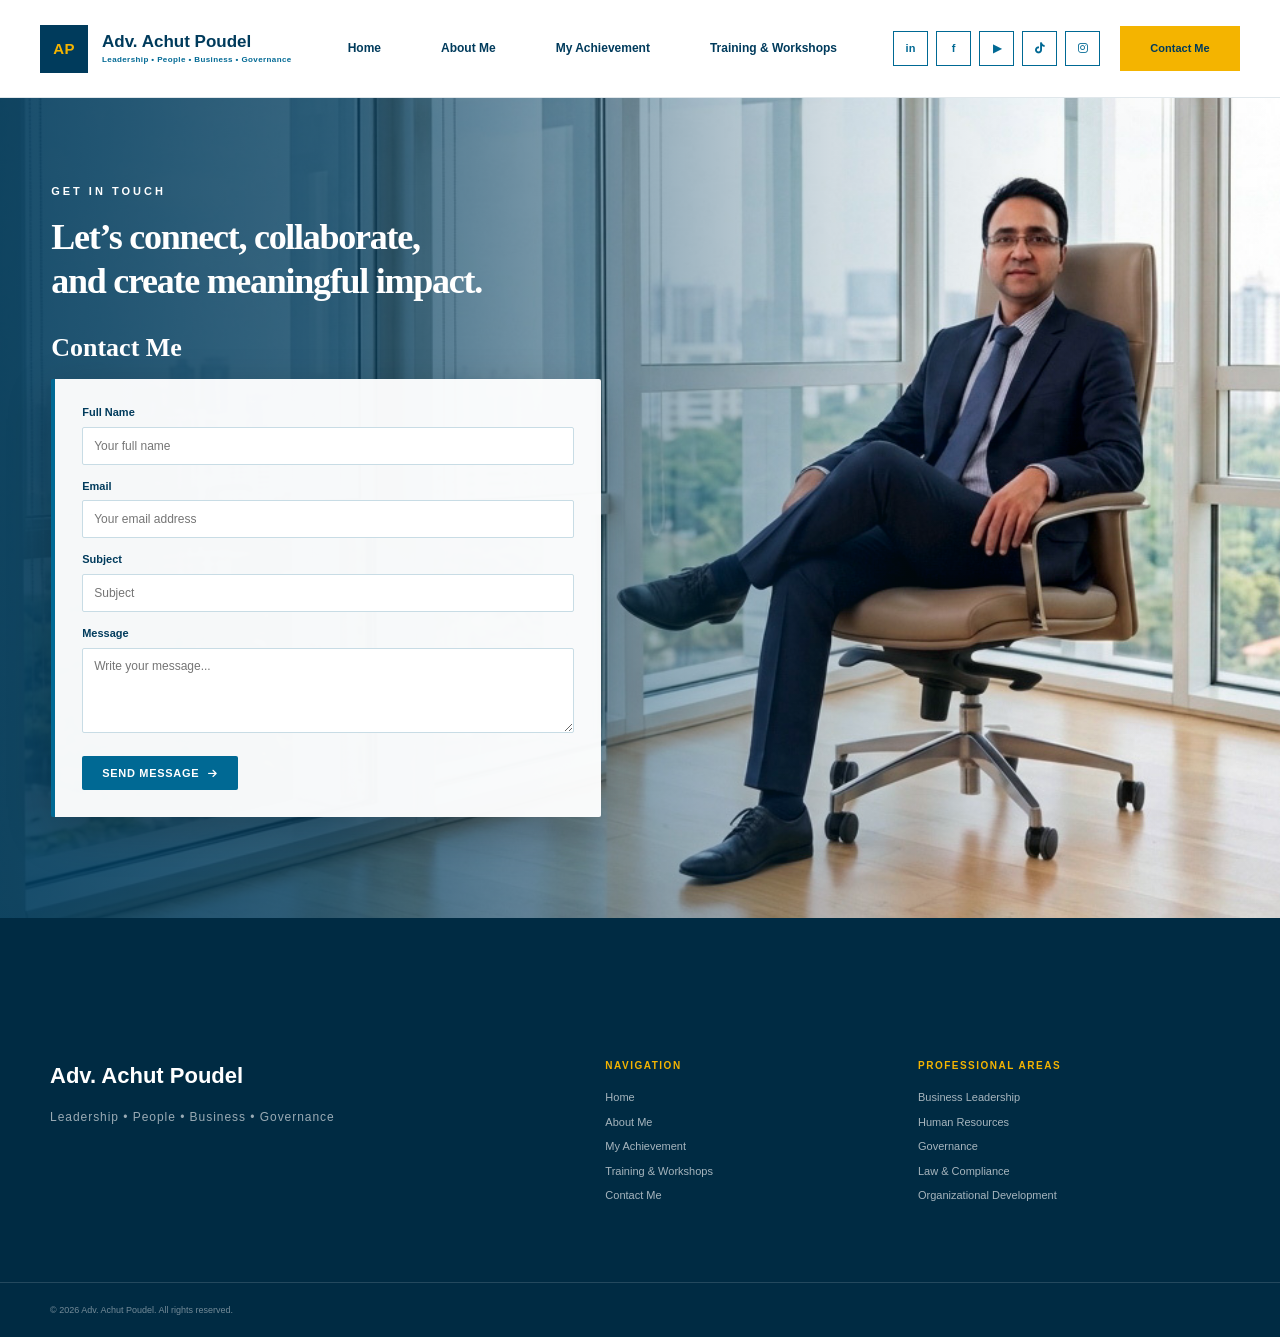
<file: contact.html>
<!DOCTYPE html>
<html lang="en">

<head>

    <meta charset="UTF-8">

    <meta name="viewport"
          content="width=device-width, initial-scale=1.0">

    <meta name="description"
          content="Contact Adv. Achut Poudel for professional collaboration, consultation, leadership, HR, legal and business opportunities.">

    <meta name="author"
          content="Adv. Achut Poudel">

    <title>
        Contact Me | Adv. Achut Poudel
    </title>

    <link rel="icon" type="image/png" href="image/favicon1.png">

    <link rel="stylesheet" href="style.css">

    <link rel="stylesheet"
          href="https://cdnjs.cloudflare.com/ajax/libs/font-awesome/6.5.2/css/all.min.css">


    <!-- =====================================================
         CONTACT PAGE CSS ONLY
         HEADER & FOOTER ARE NOT CHANGED
         ===================================================== -->

    <style>

        /* =====================================================
           CONTACT PAGE - FULL BACKGROUND
           ===================================================== */

        .contact-page {
            position: relative;
            width: 100%;
            min-height: calc(100vh - 80px);
            overflow: hidden;
            background-image: url("image/contact_3.jpg");
            background-size: cover;
            background-position: center center;
            background-repeat: no-repeat;
        }


        /* =====================================================
           BLUE OVERLAY
           Stronger on LEFT for text readability
           Fades toward RIGHT so photograph remains visible
           ===================================================== */

        .contact-page::before {

            content: "";

            position: absolute;

            inset: 0;

            background:
                linear-gradient(
                    90deg,
                    rgba(0, 59, 92, 0.90) 0%,
                    rgba(0, 59, 92, 0.78) 25%,
                    rgba(0, 59, 92, 0.50) 45%,
                    rgba(0, 59, 92, 0.18) 65%,
                    rgba(0, 59, 92, 0.03) 82%,
                    rgba(0, 59, 92, 0) 100%
                );

            z-index: 0;
        }


        /* =====================================================
           CONTENT CONTAINER
           ===================================================== */

        .contact-content {

            position: relative;

            z-index: 2;

            width: 92%;

            max-width: 1250px;

            margin: 0 auto;

            padding: 85px 0 100px;
        }


        /* =====================================================
           LEFT SIDE ONLY
           ===================================================== */

        .contact-left {

            width: 47%;

            max-width: 570px;

            text-align: left;
        }


        /* =====================================================
           GET IN TOUCH
           ===================================================== */

        .contact-small-title {

            margin: 0 0 15px;

            font-family: "Inter", sans-serif;

            font-size: 11px;

            font-weight: 600;

            letter-spacing: 3px;

            text-transform: uppercase;

            color: #ffffff;
        }


        /* =====================================================
           MAIN MESSAGE
           ===================================================== */

        .contact-left h1 {

            margin: 0 0 28px;

            font-family: "Playfair Display", serif;

            font-size: 36px;

            line-height: 1.22;

            font-weight: 600;

            color: #ffffff;
        }


        /* =====================================================
           CONTACT ME
           ===================================================== */

        .contact-left h2 {

            margin: 0 0 14px;

            font-family: "Playfair Display", serif;

            font-size: 26px;

            line-height: 1.3;

            font-weight: 600;

            color: #ffffff;
        }


        /* =====================================================
           FORM BOX
           ===================================================== */

        .contact-form-box {

            width: 100%;

            max-width: 550px;

            padding: 25px 27px 27px;

            background: rgba(255, 255, 255, 0.96);

            border-left: 4px solid #006994;

            border-radius: 2px;

            box-shadow:
                0 15px 45px rgba(0, 0, 0, 0.22);

            box-sizing: border-box;
        }


        /* =====================================================
           FORM
           ===================================================== */

        .contact-form {

            width: 100%;
        }


        .contact-form-group {

            margin-bottom: 13px;
        }


        .contact-form-group label {

            display: block;

            margin-bottom: 5px;

            font-family: "Inter", sans-serif;

            font-size: 11px;

            font-weight: 600;

            color: #003B5C;
        }


        .contact-form-group input,
        .contact-form-group textarea {

            width: 100%;

            padding: 10px 11px;

            font-family: "Inter", sans-serif;

            font-size: 12px;

            color: #003B5C;

            background: #ffffff;

            border: 1px solid #c8dce5;

            border-radius: 2px;

            outline: none;

            box-sizing: border-box;

            transition:
                border-color 0.2s ease,
                box-shadow 0.2s ease;
        }


        .contact-form-group input {

            height: 38px;
        }


        .contact-form-group textarea {

            min-height: 85px;

            resize: vertical;
        }


        .contact-form-group input:focus,
        .contact-form-group textarea:focus {

            border-color: #006994;

            box-shadow:
                0 0 0 2px rgba(0, 105, 148, 0.10);
        }


        /* =====================================================
           SEND BUTTON
           ===================================================== */

        .contact-submit {

            display: inline-flex;

            align-items: center;

            justify-content: center;

            gap: 9px;

            margin-top: 3px;

            padding: 11px 20px;

            font-family: "Inter", sans-serif;

            font-size: 11px;

            font-weight: 600;

            letter-spacing: 0.7px;

            color: #ffffff;

            background: #006994;

            border: none;

            border-radius: 2px;

            cursor: pointer;

            transition:
                background 0.25s ease,
                transform 0.25s ease;
        }


        .contact-submit:hover {

            background: #003B5C;

            transform: translateY(-1px);
        }


        .contact-submit i {

            font-size: 10px;
        }


        /* =====================================================
           TABLET
           ===================================================== */

        @media (max-width: 900px) {

            .contact-content {

                padding: 70px 0 80px;
            }


            .contact-left {

                width: 58%;
            }


            .contact-left h1 {

                font-size: 32px;
            }
        }


        /* =====================================================
           MOBILE
           ===================================================== */

        @media (max-width: 700px) {

            .contact-page {

                min-height: 100vh;

                background-position: 65% center;
            }


            .contact-page::before {

                background:
                    linear-gradient(
                        90deg,
                        rgba(0, 59, 92, 0.93) 0%,
                        rgba(0, 59, 92, 0.82) 50%,
                        rgba(0, 59, 92, 0.40) 100%
                    );
            }


            .contact-content {

                width: 88%;

                padding: 60px 0 70px;
            }


            .contact-left {

                width: 100%;

                max-width: 520px;
            }


            .contact-small-title {

                font-size: 10px;

                letter-spacing: 2.5px;
            }


            .contact-left h1 {

                font-size: 28px;

                line-height: 1.25;

                margin-bottom: 24px;
            }


            .contact-left h2 {

                font-size: 24px;
            }


            .contact-form-box {

                padding: 21px 20px 23px;
            }
        }


        /* =====================================================
           SMALL MOBILE
           ===================================================== */

        @media (max-width: 450px) {

            .contact-content {

                width: 90%;

                padding-top: 50px;
            }


            .contact-left h1 {

                font-size: 26px;
            }


            .contact-form-box {

                padding: 18px 16px 20px;
            }


            .contact-submit {

                width: 100%;
            }
        }

    </style>

</head>


<body>


<!-- =====================================================
     HEADER
     ===================================================== -->

<header class="site-header">

    <div class="header-inner">

        <!-- BRAND -->
        <a href="index.html" class="brand">

            <span class="brand-mark">AP</span>

            <span class="brand-text">
                <strong>Adv. Achut Poudel</strong>
                <small>
                    Leadership • People • Business • Governance
                </small>
            </span>

        </a>


        <!-- MAIN NAVIGATION -->
        <nav class="main-navigation" id="mainNavigation">

            <a href="index.html" class="nav-link">
                Home
            </a>

            <a href="about.html" class="nav-link">
                About Me
            </a>

            <a href="achievement.html" class="nav-link">
                My Achievement
            </a>

            <a href="resources.html" class="nav-link">
                Training &amp; Workshops
            </a>

        </nav>


        <!-- RIGHT SIDE -->
        <div class="header-right">

            <!-- SOCIAL ICONS ONLY -->
            <div class="social-links">

               <a href="https://www.linkedin.com/in/achutpdl/"
                   aria-label="LinkedIn"
                   target="_blank"
                   rel="noopener noreferrer">
                    in
                </a>

                <a href="https://www.facebook.com/acyuta.paaidela/"
                   aria-label="Facebook"
                   target="_blank"
                   rel="noopener noreferrer">
                    f
                </a>


                <a href="https://www.youtube.com/@achutpoudel9020"
                   aria-label="YouTube"
                   target="_blank"
                   rel="noopener noreferrer">
                    ▶
                </a>

                <!-- TikTok -->
                <a href="https://www.tiktok.com/@achutpoudel_"
                   aria-label="TikTok"
                   target="_blank"
                   rel="noopener noreferrer">
                    <i class="fab fa-tiktok"></i>
                </a>

                <!-- Instagram -->
                <a href="https://www.instagram.com/achutlove/"
                   aria-label="Instagram"
                   target="_blank"
                   rel="noopener noreferrer">
                    <i class="fab fa-instagram"></i>
                </a>

            </div>


            <!-- CONTACT -->
            <a href="contact.html" class="contact-button">
                Contact Me
            </a>

        </div>


        <!-- MOBILE MENU -->
        <button class="mobile-menu-button"
                id="menuButton"
                aria-label="Open navigation"
                aria-expanded="false">

            <span></span>
            <span></span>
            <span></span>

        </button>

    </div>

</header>


<!-- =====================================================
     CONTACT PAGE
     ===================================================== -->

<main class="contact-page">

    <div class="contact-content">

        <div class="contact-left">

            <!-- SMALL HEADING -->
            <p class="contact-small-title">
                GET IN TOUCH
            </p>


            <!-- MAIN MESSAGE -->
            <h1>
                Let’s connect, collaborate,
                <br>
                and create meaningful impact.
            </h1>


            <!-- CONTACT HEADING -->
            <h2>
                Contact Me
            </h2>


            <!-- CONTACT FORM -->
            <div class="contact-form-box">

                <form
                    class="contact-form"
                    action="mailto:poudel.achut@gmail.com"
                    method="post"
                    enctype="text/plain">


                    <!-- FULL NAME -->
                    <div class="contact-form-group">

                        <label for="name">
                            Full Name
                        </label>

                        <input
                            type="text"
                            id="name"
                            name="Full Name"
                            placeholder="Your full name"
                            required>

                    </div>


                    <!-- EMAIL -->
                    <div class="contact-form-group">

                        <label for="email">
                            Email
                        </label>

                        <input
                            type="email"
                            id="email"
                            name="Email"
                            placeholder="Your email address"
                            required>

                    </div>


                    <!-- SUBJECT -->
                    <div class="contact-form-group">

                        <label for="subject">
                            Subject
                        </label>

                        <input
                            type="text"
                            id="subject"
                            name="Subject"
                            placeholder="Subject">

                    </div>


                    <!-- MESSAGE -->
                    <div class="contact-form-group">

                        <label for="message">
                            Message
                        </label>

                        <textarea
                            id="message"
                            name="Message"
                            placeholder="Write your message..."
                            required></textarea>

                    </div>


                    <!-- SEND -->
                    <button
                        type="submit"
                        class="contact-submit">

                        SEND MESSAGE

                        <i class="fa-solid fa-arrow-right"></i>

                    </button>

                </form>

            </div>

        </div>

    </div>

</main>


<!-- =====================================================
     FOOTER
     ===================================================== -->

<footer class="footer">

    <div class="content-container footer-grid">

        <div>
            <h3>
                Adv. Achut Poudel
            </h3>

            <p class="footer-position">
                Leadership • People • Business • Governance
            </p>

        </div>


        <div>

            <h4>
                Navigation
            </h4>

            <a href="index.html">
                Home
            </a>

            <a href="about.html">
                About Me
            </a>

            <a href="achievement.html">
                My Achievement
            </a>

            <a href="resources.html">
                Training &amp; Workshops
            </a>

            <a href="contact.html">
                Contact Me
            </a>

        </div>


        <div>

            <h4>
                Professional Areas
            </h4>

            <span>
                Business Leadership
            </span>

            <span>
                Human Resources
            </span>

            <span>
                Governance
            </span>

            <span>
                Law &amp; Compliance
            </span>

            <span>
                Organizational Development
            </span>

        </div>

    </div>


    <div class="footer-bottom">

        <div class="content-container">

            © 2026 Adv. Achut Poudel. All rights reserved.

        </div>

    </div>

</footer>


<script src="script.js"></script>

</body>

</html>
</file>
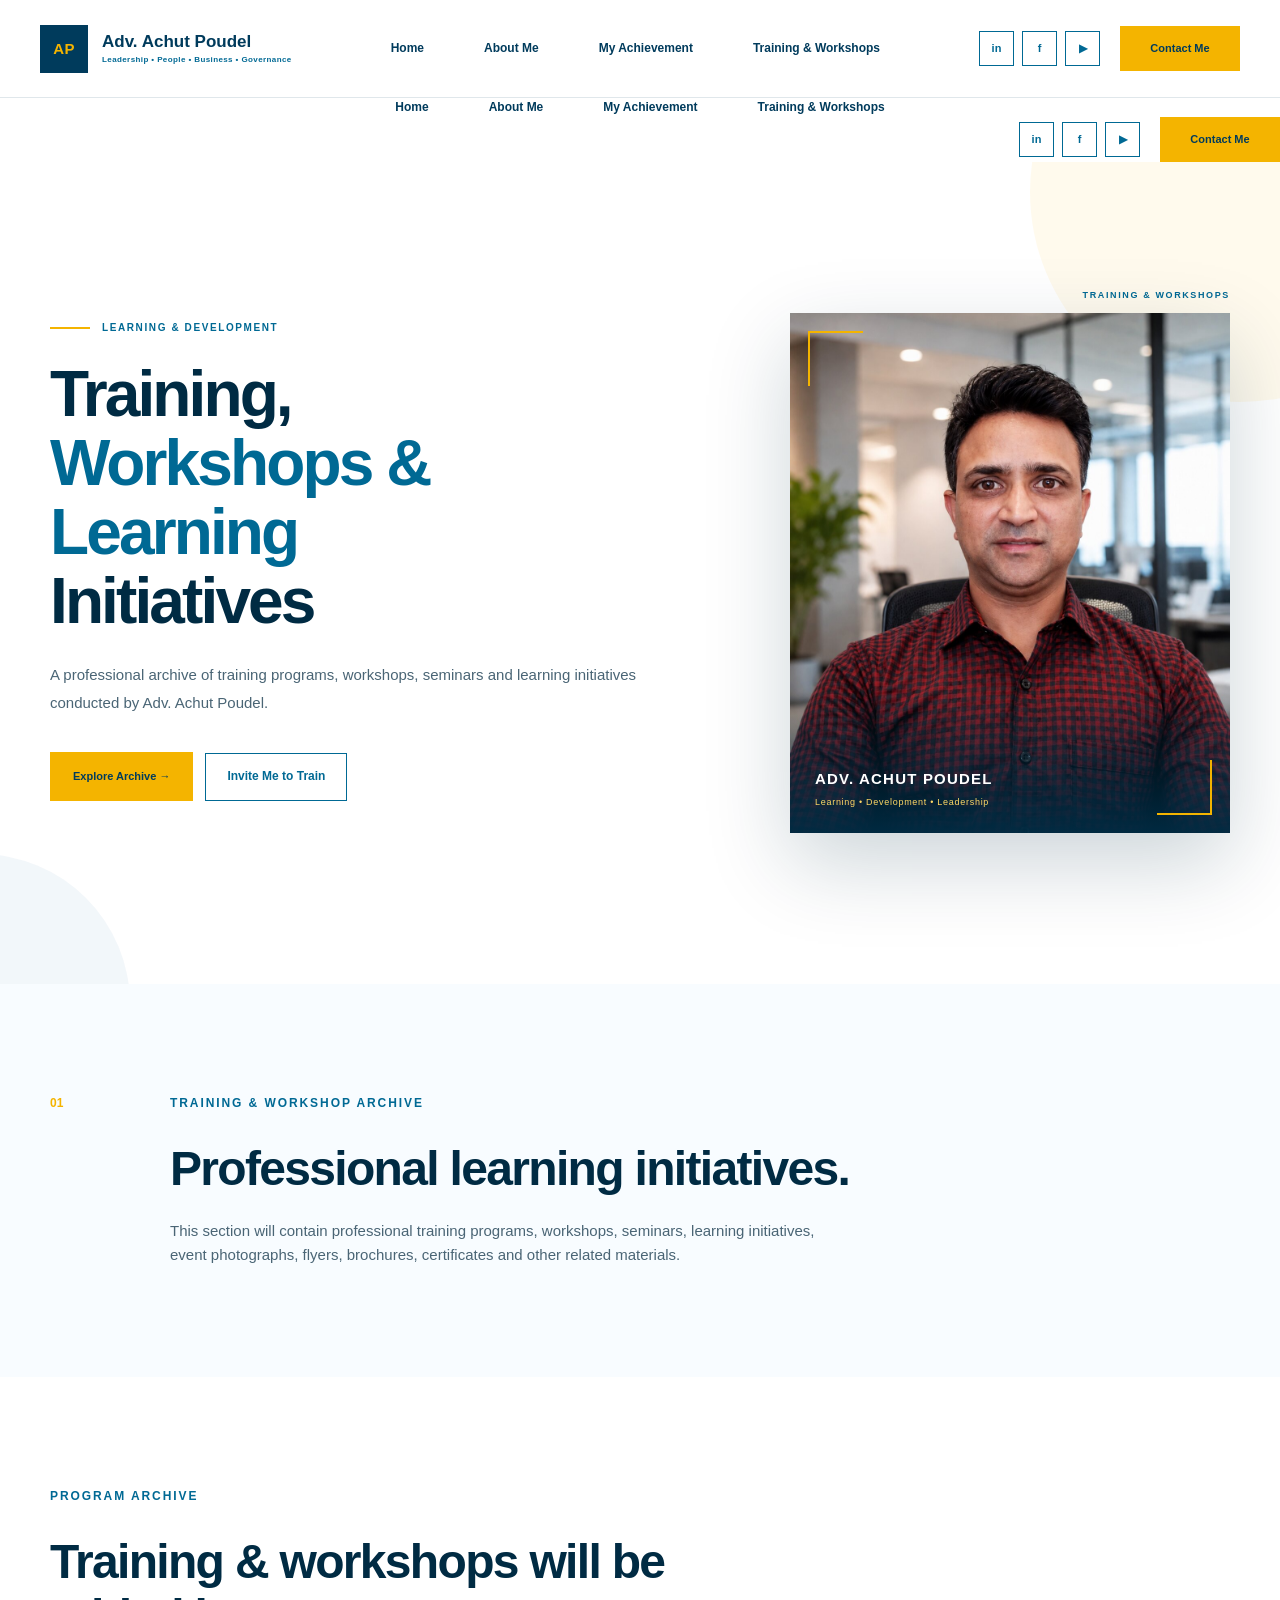
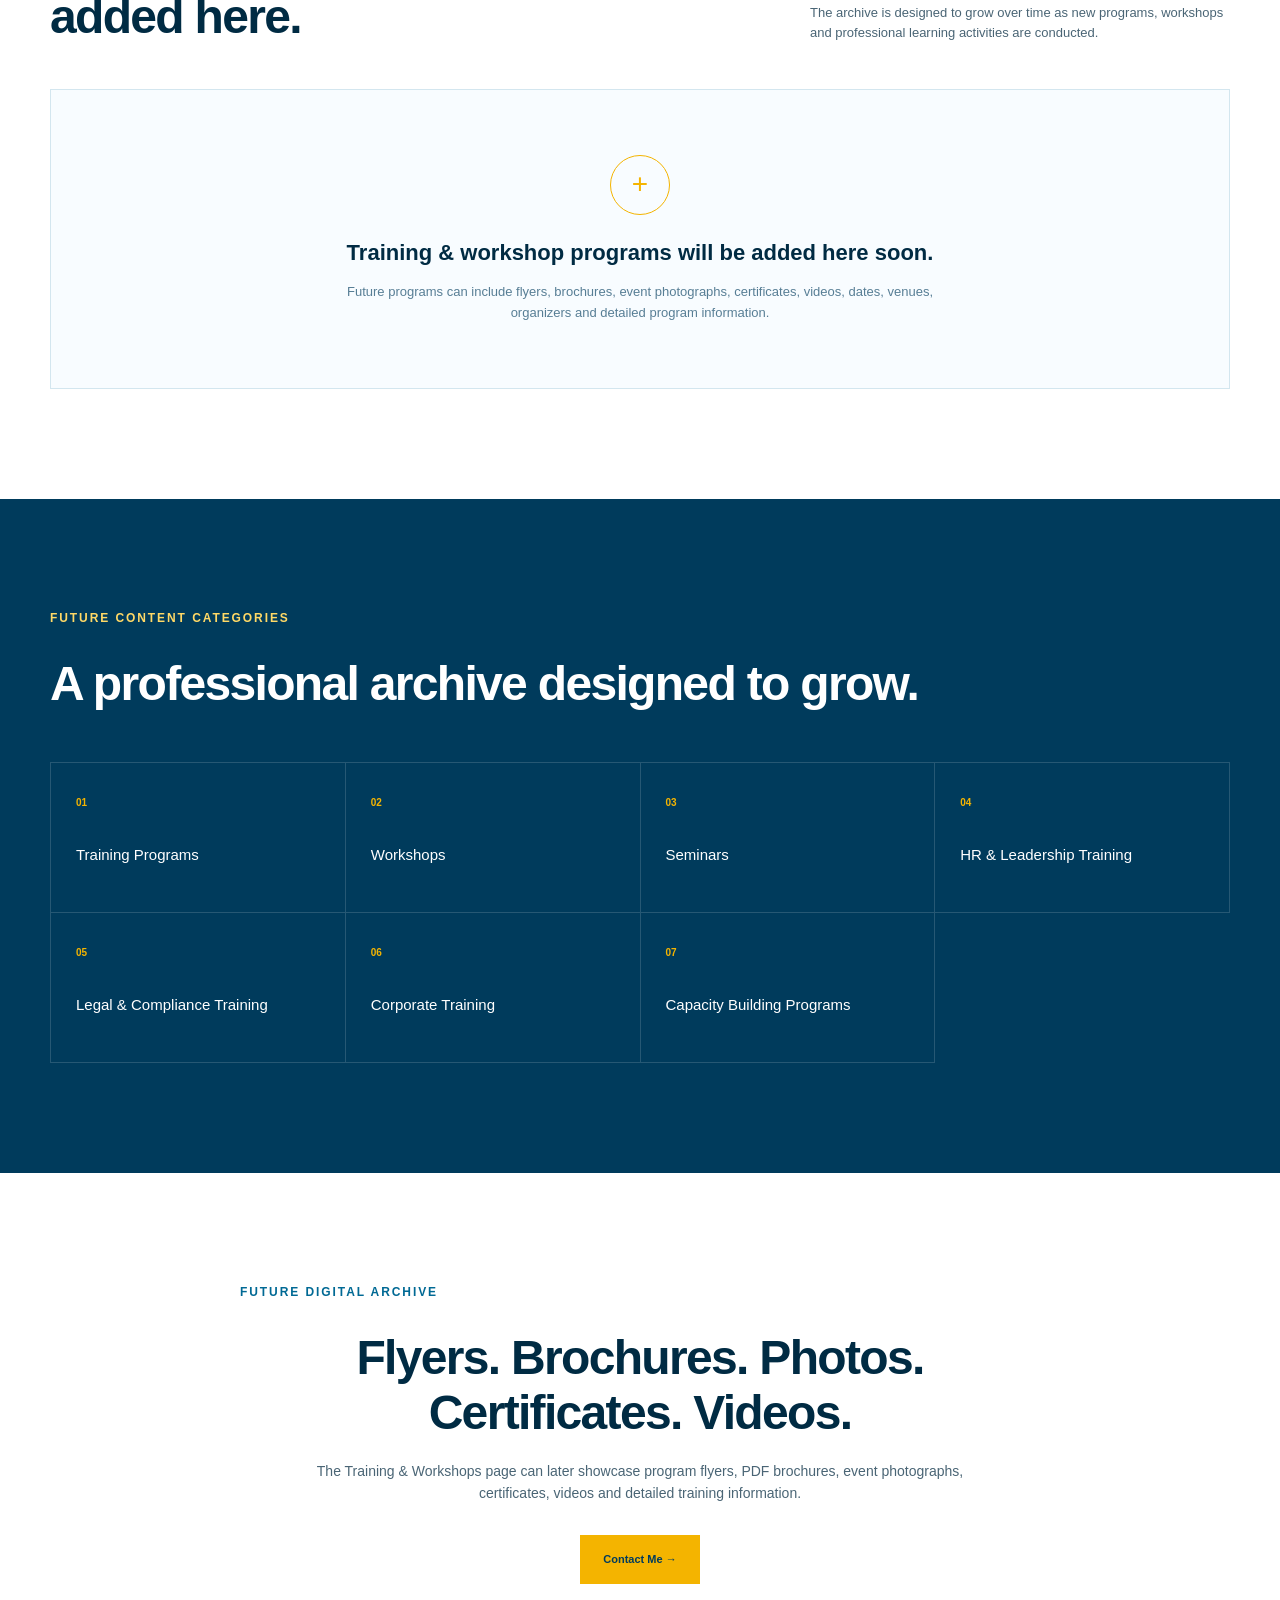
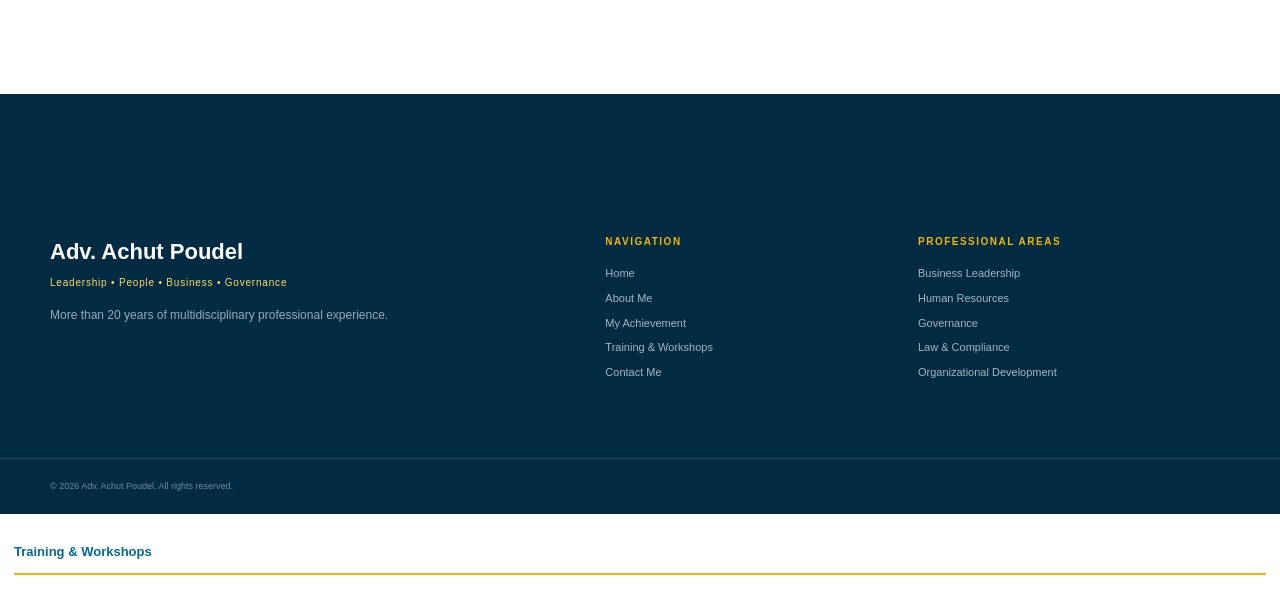
<file: resource.html>
<!DOCTYPE html>
<html lang="en">

<head>

    <meta charset="UTF-8">

    <meta name="viewport"
          content="width=device-width, initial-scale=1.0">

    <meta name="description"
          content="Training and Workshops conducted by Adv. Achut Poudel — professional training, workshops, seminars and learning initiatives.">

    <meta name="author"
          content="Adv. Achut Poudel">

    <title>
        Training &amp; Workshops | Adv. Achut Poudel
    </title>

    <link rel="stylesheet" href="style.css">

</head>


<body>


<header class="site-header">

    <div class="header-inner">

        <!-- BRAND -->
        <a href="index.html" class="brand">

            <span class="brand-mark">AP</span>

            <span class="brand-text">
                <strong>Adv. Achut Poudel</strong>
                <small>
                    Leadership • People • Business • Governance
                </small>
            </span>

        </a>


        <!-- NAVIGATION -->
        <nav class="main-navigation" id="mainNavigation">

            <a href="index.html" class="nav-link">
                Home
            </a>

            <a href="about.html" class="nav-link">
                About Me
            </a>

            <a href="achievement.html" class="nav-link">
                My Achievement
            </a>

            <!-- ACTIVE ON TRAINING PAGE -->
            <a href="resources.html" class="nav-link active">
                Training &amp; Workshops
            </a>

        </nav>


        <!-- RIGHT SIDE -->
        <div class="header-right">

            <!-- SOCIAL ICONS ONLY -->
            <div class="social-links">

                <a href="#"
                   aria-label="LinkedIn"
                   target="_blank"
                   rel="noopener noreferrer">
                    in
                </a>

                <a href="#"
                   aria-label="Facebook"
                   target="_blank"
                   rel="noopener noreferrer">
                    f
                </a>

                <a href="#"
                   aria-label="YouTube"
                   target="_blank"
                   rel="noopener noreferrer">
                    ▶
                </a>

            </div>


            <!-- CONTACT -->
            <a href="contact.html" class="contact-button">
                Contact Me
            </a>

        </div>


        <!-- MOBILE MENU -->
        <button class="mobile-menu-button"
                id="menuButton"
                aria-label="Open navigation"
                aria-expanded="false">

            <span></span>
            <span></span>
            <span></span>

        </button>

    </div>

</header>

        <!-- NAVIGATION -->
        <nav class="main-navigation" id="mainNavigation">

            <a href="index.html" class="nav-link">
                Home
            </a>

            <a href="about.html" class="nav-link">
                About Me
            </a>

            <a href="achievement.html" class="nav-link">
                My Achievement
            </a>

            <!-- ACTIVE ON TRAINING PAGE -->
            <a href="resources.html" class="nav-link active">
                Training &amp; Workshops
            </a>

        </nav>


        <!-- RIGHT SIDE -->
        <div class="header-right">

            <!-- SOCIAL ICONS ONLY -->
            <div class="social-links">

                <a href="#"
                   aria-label="LinkedIn"
                   target="_blank"
                   rel="noopener noreferrer">
                    in
                </a>

                <a href="#"
                   aria-label="Facebook"
                   target="_blank"
                   rel="noopener noreferrer">
                    f
                </a>

                <a href="#"
                   aria-label="YouTube"
                   target="_blank"
                   rel="noopener noreferrer">
                    ▶
                </a>

            </div>


            <!-- CONTACT -->
            <a href="contact.html" class="contact-button">
                Contact Me
            </a>

        </div>


        <!-- MOBILE MENU -->
        <button class="mobile-menu-button"
                id="menuButton"
                aria-label="Open navigation"
                aria-expanded="false">

            <span></span>
            <span></span>
            <span></span>

        </button>

    </div>

</header>

<!-- =====================================================
     MAIN
     ===================================================== -->

<main>


<!-- =====================================================
     TRAINING HERO
     ===================================================== -->

<section class="hero">


    <div class="hero-container">


        <!-- LEFT -->

        <div class="hero-content">


            <div class="eyebrow">

                <span></span>

                LEARNING &amp; DEVELOPMENT

            </div>


            <h1>

                Training,
                <strong>Workshops &amp; Learning</strong>
                Initiatives

            </h1>


            <p class="hero-description">

                A professional archive of training programs,
                workshops, seminars and learning initiatives
                conducted by Adv. Achut Poudel.

            </p>


            <div class="hero-buttons">


                <a href="#training-archive"
                   class="gold-button">

                    Explore Archive →

                </a>


                <a href="contact.html"
                   class="outline-button">

                    Invite Me to Train

                </a>


            </div>


        </div>



        <!-- RIGHT PHOTO -->

        <div class="hero-image-area">


            <div class="image-label">

                TRAINING &amp; WORKSHOPS

            </div>


            <div class="image-wrapper">


                <div class="corner top-left"></div>

                <div class="corner bottom-right"></div>


                <img
                    src="image/achut-poudel.jpg"
                    alt="Adv. Achut Poudel training and professional profile"
                >


                <div class="image-caption">

                    <strong>
                        ADV. ACHUT POUDEL
                    </strong>

                    <span>
                        Learning • Development • Leadership
                    </span>

                </div>


            </div>


        </div>


    </div>


</section>



<!-- =====================================================
     TRAINING ARCHIVE
     ===================================================== -->

<section class="introduction"
         id="training-archive">


    <div class="content-container">


        <div class="section-number">
            01
        </div>


        <div class="intro-content">


            <div class="section-label">

                TRAINING &amp; WORKSHOP ARCHIVE

            </div>


            <h2>

                Professional learning
                initiatives.

            </h2>


            <p>

                This section will contain professional
                training programs, workshops, seminars,
                learning initiatives, event photographs,
                flyers, brochures, certificates and other
                related materials.

            </p>


        </div>


    </div>


</section>



<!-- =====================================================
     EMPTY ARCHIVE
     ===================================================== -->

<section class="expertise-section">


    <div class="content-container">


        <div class="section-heading">


            <div>

                <div class="section-label">

                    PROGRAM ARCHIVE

                </div>


                <h2>

                    Training &amp; workshops
                    will be added here.

                </h2>

            </div>


            <p>

                The archive is designed to grow over time
                as new programs, workshops and professional
                learning activities are conducted.

            </p>


        </div>



        <!-- INTENTIONAL EMPTY STATE -->

        <div class="training-empty">


            <div class="training-empty-icon">
                +
            </div>


            <h3>

                Training &amp; workshop programs
                will be added here soon.

            </h3>


            <p>

                Future programs can include flyers,
                brochures, event photographs, certificates,
                videos, dates, venues, organizers and
                detailed program information.

            </p>


        </div>


    </div>


</section>



<!-- =====================================================
     FUTURE CONTENT CATEGORIES
     ===================================================== -->

<section class="journey">


    <div class="content-container">


        <div class="section-label light">

            FUTURE CONTENT CATEGORIES

        </div>


        <h2>

            A professional archive
            designed to grow.

        </h2>


        <div class="training-category-grid">


            <div class="training-category">

                <span>
                    01
                </span>

                <h3>
                    Training Programs
                </h3>

            </div>


            <div class="training-category">

                <span>
                    02
                </span>

                <h3>
                    Workshops
                </h3>

            </div>


            <div class="training-category">

                <span>
                    03
                </span>

                <h3>
                    Seminars
                </h3>

            </div>


            <div class="training-category">

                <span>
                    04
                </span>

                <h3>
                    HR &amp; Leadership Training
                </h3>

            </div>


            <div class="training-category">

                <span>
                    05
                </span>

                <h3>
                    Legal &amp; Compliance Training
                </h3>

            </div>


            <div class="training-category">

                <span>
                    06
                </span>

                <h3>
                    Corporate Training
                </h3>

            </div>


            <div class="training-category">

                <span>
                    07
                </span>

                <h3>
                    Capacity Building Programs
                </h3>

            </div>


        </div>


    </div>


</section>



<!-- =====================================================
     FUTURE MATERIALS
     ===================================================== -->

<section class="final-cta">


    <div class="content-container">


        <div class="section-label">

            FUTURE DIGITAL ARCHIVE

        </div>


        <h2>

            Flyers. Brochures.
            Photos. Certificates. Videos.

        </h2>


        <p>

            The Training &amp; Workshops page can later
            showcase program flyers, PDF brochures,
            event photographs, certificates, videos and
            detailed training information.

        </p>


        <a href="contact.html"
           class="gold-button">

            Contact Me →

        </a>


    </div>


</section>


</main>



<!-- =====================================================
     FOOTER
     ===================================================== -->

<footer class="footer">


    <div class="content-container footer-grid">


        <div>

            <h3>
                Adv. Achut Poudel
            </h3>

            <p class="footer-position">
                Leadership • People • Business • Governance
            </p>

            <p>
                More than 20 years of multidisciplinary
                professional experience.
            </p>

        </div>


        <div>

            <h4>
                Navigation
            </h4>

            <a href="index.html">
                Home
            </a>

            <a href="about.html">
                About Me
            </a>

            <a href="achievement.html">
                My Achievement
            </a>

            <a href="resources.html">
                Training &amp; Workshops
            </a>

            <a href="contact.html">
                Contact Me
            </a>

        </div>


        <div>

            <h4>
                Professional Areas
            </h4>

            <span>
                Business Leadership
            </span>

            <span>
                Human Resources
            </span>

            <span>
                Governance
            </span>

            <span>
                Law &amp; Compliance
            </span>

            <span>
                Organizational Development
            </span>

        </div>


    </div>


    <div class="footer-bottom">

        <div class="content-container">

            © 2026 Adv. Achut Poudel.
            All rights reserved.

        </div>

    </div>


</footer>



<script src="script.js"></script>

</body>

</html>

<a href="resources.html" class="nav-link active">Training &amp; Workshops</a>
</file>
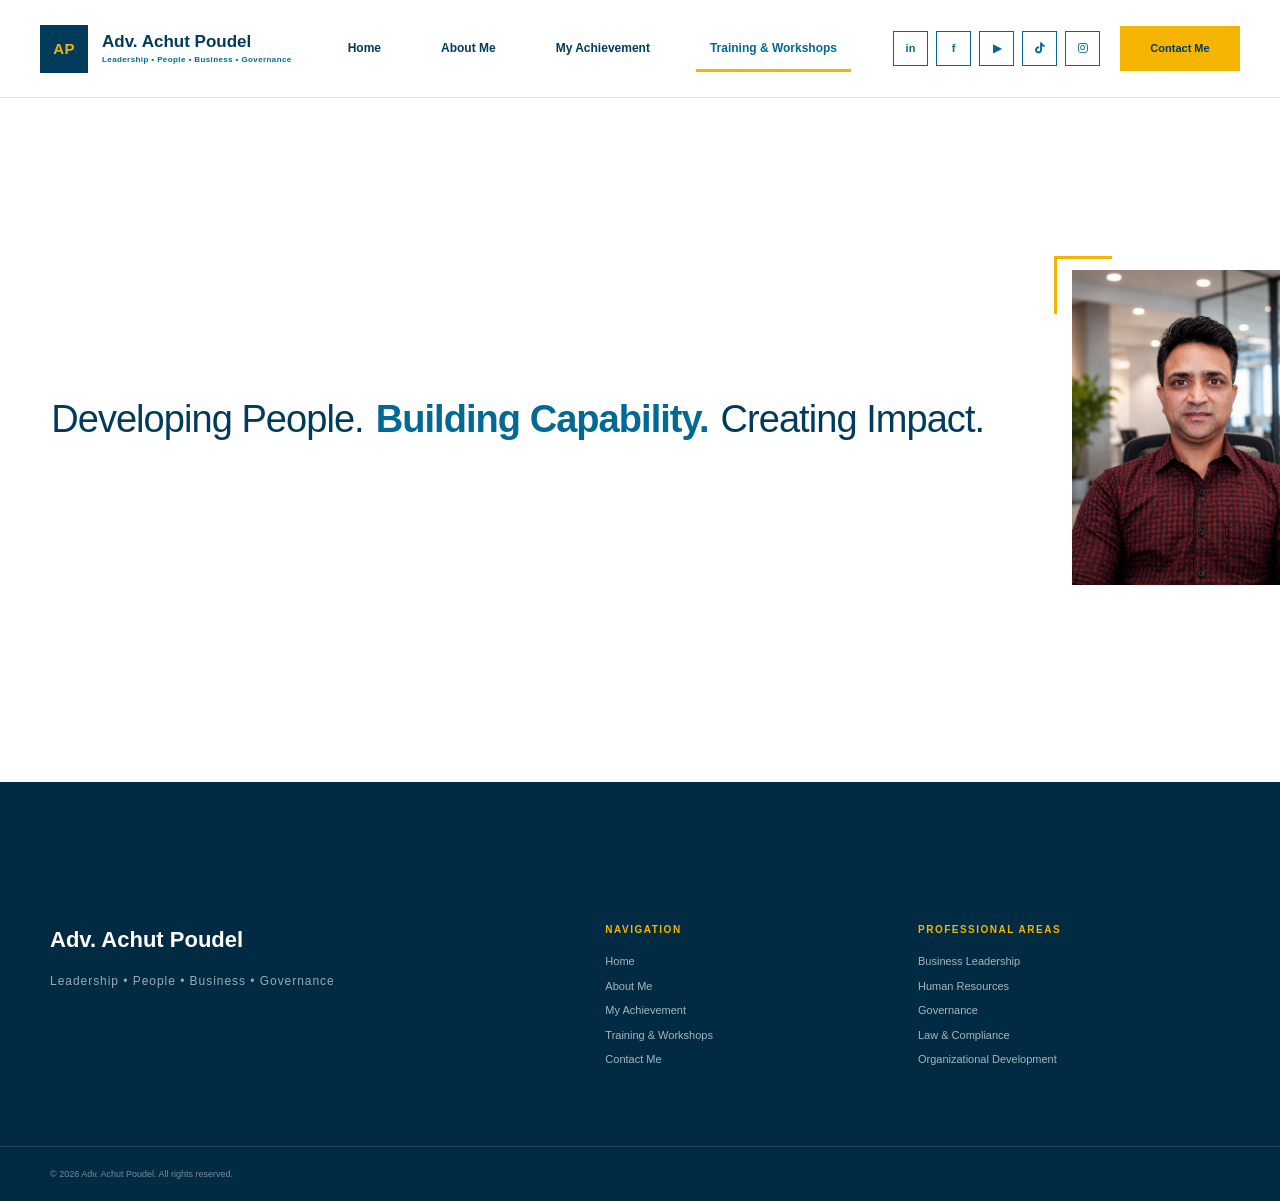
<file: resources.html>
<!DOCTYPE html>
<html lang="en">

<head>

    <meta charset="UTF-8">

    <meta name="viewport"
          content="width=device-width, initial-scale=1.0">

    <meta name="description"
          content="Training and Workshops conducted by Adv. Achut Poudel — professional training, workshops, seminars and learning initiatives.">

    <meta name="author"
          content="Adv. Achut Poudel">

    <title>
        Training &amp; Workshops | Adv. Achut Poudel
    </title>

<link rel="icon" type="image/png" href="image/favicon1.png">
    <link rel="stylesheet" href="style.css">
<link rel="stylesheet"
      href="https://cdnjs.cloudflare.com/ajax/libs/font-awesome/6.5.2/css/all.min.css">

</head>


<body>


<header class="site-header">

    <div class="header-inner">

        <!-- BRAND -->
        <a href="index.html" class="brand">

            <span class="brand-mark">AP</span>

            <span class="brand-text">
                <strong>Adv. Achut Poudel</strong>
                <small>
                    Leadership • People • Business • Governance
                </small>
            </span>

        </a>


        <!-- NAVIGATION -->
        <nav class="main-navigation" id="mainNavigation">

            <a href="index.html" class="nav-link">
                Home
            </a>

            <a href="about.html" class="nav-link">
                About Me
            </a>

            <a href="achievement.html" class="nav-link">
                My Achievement
            </a>

            <!-- ACTIVE ON TRAINING PAGE -->
            <a href="resources.html" class="nav-link active">
                Training &amp; Workshops
            </a>

        </nav>


        <!-- RIGHT SIDE -->
        <div class="header-right">

            <!-- SOCIAL ICONS ONLY -->
            <div class="social-links">

                <a href="https://www.linkedin.com/in/achutpdl/"
                   aria-label="LinkedIn"
                   target="_blank"
                   rel="noopener noreferrer">
                    in
                </a>

                

                <a href="https://www.facebook.com/acyuta.paaidela/"
                   aria-label="Facebook"
                   target="_blank"
                   rel="noopener noreferrer">
                    f
                </a>


                <a href="https://www.youtube.com/@achutpoudel9020"
                   aria-label="YouTube"
                   target="_blank"
                   rel="noopener noreferrer">
                    ▶
                </a>

                <!-- TikTok -->
    <a href="https://www.tiktok.com/@achutpoudel_"
       aria-label="TikTok"
       target="_blank"
       rel="noopener noreferrer">
        <i class="fab fa-tiktok"></i>
    </a>

                 <!-- Instagram -->
    <a href="https://www.instagram.com/achutlove/"
       aria-label="Instagram"
       target="_blank"
       rel="noopener noreferrer">
        <i class="fab fa-instagram"></i>
    </a>



            </div>


            <!-- CONTACT -->
            <a href="contact.html" class="contact-button">
                Contact Me
            </a>

        </div>


        <!-- MOBILE MENU -->
        <button class="mobile-menu-button"
                id="menuButton"
                aria-label="Open navigation"
                aria-expanded="false">

            <span></span>
            <span></span>
            <span></span>

        </button>

    </div>

</header>


<!-- =====================================================
     MAIN
===================================================== -->

<main>

    <section class="training-hero">

        <div class="page-container">

            <div class="training-hero-grid">

                <!-- LEFT CONTENT -->
                <div class="training-hero-content">

                    <h1 class="training-slogan">
                        <span>Developing People.</span>
                        <strong>Building Capability.</strong>
                        <span>Creating Impact.</span>
                    </h1>

                </div>


                <!-- RIGHT PHOTO -->
                <div class="training-hero-visual">

                    <div class="training-photo-accent"></div>

                    <img src="image/achut-poudel.jpg"
                         alt="Adv. Achut Poudel"
                         class="training-photo">

                </div>

            </div>

        </div>

    </section>

</main>      
   
</main><!-- =====================================================
     FOOTER
     ===================================================== -->

<footer class="footer">

    <div class="content-container footer-grid">

        <div>
            <h3>
                Adv. Achut Poudel
            </h3>
            <p class="footer-position">
                Leadership • People • Business • Governance
            </p>
           
        </div>

        <div>

            <h4>
                Navigation
            </h4>

            <a href="index.html">
                Home
            </a>

            <a href="about.html">
                About Me
            </a>

            <a href="achievement.html">
                My Achievement
            </a>

            <a href="resources.html">
                Training &amp; Workshops
            </a>

            <a href="contact.html">
                Contact Me
            </a>

        </div>


        <div>

            <h4>
                Professional Areas
            </h4>

            <span>
                Business Leadership
            </span>

            <span>
                Human Resources
            </span>

            <span>
                Governance
            </span>

            <span>
                Law &amp; Compliance
            </span>

            <span>
                Organizational Development
            </span>

        </div>

    </div>

    <div class="footer-bottom">
        <div class="content-container">
                             © 2026 Adv. Achut Poudel. All rights reserved.
        </div>
    </div>
</footer>
<script src="script.js"></script>
</body>
</html>
</file>
<file: style.css>
/* =========================================================
   ADV. ACHUT POUDEL
   PREMIUM EXECUTIVE PERSONAL WEBSITE
   COLOR: OCEAN BLUE + GOLDEN YELLOW + WHITE
   ========================================================= */


/* =========================================================
   01. COLOR VARIABLES
   ========================================================= */

:root {

    --ocean-blue: #006994;
    --deep-ocean: #003B5C;
    --dark-ocean: #002B43;

    --gold: #F4B400;
    --light-gold: #FFD966;

    --white: #FFFFFF;
    --soft-white: #F8FCFF;

    --text: #003B5C;
    --muted-text: #4A6575;

    --border: rgba(0, 105, 148, 0.15);

    --shadow:
        0 20px 60px rgba(0, 59, 92, 0.12);

    --shadow-heavy:
        0 30px 80px rgba(0, 43, 67, 0.20);

    --transition: 0.35s ease;

    --max-width: 1180px;

}


/* =========================================================
   02. GLOBAL RESET
   ========================================================= */

* {
    margin: 0;
    padding: 0;
    box-sizing: border-box;
}


html {
    scroll-behavior: smooth;
}


body {

    margin: 0;

    padding: 0;

    background: var(--white);

    color: var(--text);

    font-family:
        "Segoe UI",
        Arial,
        Helvetica,
        sans-serif;

    line-height: 1.7;

    overflow-x: hidden;

}


img {

    display: block;

    max-width: 100%;

}


a {

    color: inherit;

    text-decoration: none;

}


button,
input,
textarea,
select {

    font-family: inherit;

}


button {

    border: 0;

}


ul,
ol {

    list-style: none;

}


/* =========================================================
   03. COMMON CONTAINER
   ========================================================= */

.content-container {

    width: calc(100% - 70px);

    max-width: var(--max-width);

    margin-left: auto;

    margin-right: auto;

}


/* =========================================================
   04. HEADER
   ========================================================= */

.header {

    position: relative;

    z-index: 1000;

    width: 100%;

    height: 78px;

    background: var(--white);

    border-bottom:
        1px solid var(--border);

}


.header-container {

    width: calc(100% - 70px);

    max-width: 1350px;

    height: 100%;

    margin-left: auto;

    margin-right: auto;

    display: flex;

    align-items: center;

    justify-content: space-between;

    gap: 20px;

    flex-wrap: nowrap;

}


/* =========================================================
   05. LEFT NAVIGATION
   ========================================================= */

.navigation {

    display: flex;

    align-items: center;

    justify-content: flex-start;

    flex-shrink: 1;

    min-width: 0;

    white-space: nowrap;

}


.nav-link {

    position: relative;

    display: flex;

    align-items: center;

    height: 78px;

    padding-left: 14px;

    padding-right: 14px;

    color: var(--deep-ocean);

    font-size: 13px;

    font-weight: 600;

    white-space: nowrap;

    transition:
        color var(--transition);

}


.nav-link::after {

    content: "";

    position: absolute;

    left: 14px;

    right: 14px;

    bottom: 17px;

    height: 2px;

    background: var(--gold);

    transform:
        scaleX(0);

    transform-origin: center;

    transition:
        transform var(--transition);

}


.nav-link:hover {

    color: var(--ocean-blue);

}


.nav-link:hover::after {

    transform:
        scaleX(1);

}


.nav-link.active {

    color: var(--ocean-blue);

}


.nav-link.active::after {

    transform:
        scaleX(1);

}


/* =========================================================
   06. RIGHT HEADER
   SOCIAL + CONTACT
   ========================================================= */

.header-right {

    display: flex;

    align-items: center;

    justify-content: flex-end;

    gap: 14px;

    margin-left: auto;

    flex-shrink: 0;

    white-space: nowrap;

}


/* =========================================================
   07. SOCIAL ICONS
   ========================================================= */

.social-icons {

    display: flex;

    align-items: center;

    justify-content: center;

    gap: 6px;

}


.social-icon {

    width: 29px;

    height: 29px;

    display: flex;

    align-items: center;

    justify-content: center;

    border:
        1px solid var(--border);

    border-radius: 50%;

    background: var(--white);

    color: var(--deep-ocean);

    font-size: 11px;

    font-weight: 800;

    line-height: 1;

    transition:
        all var(--transition);

}


.social-icon:hover {

    background: var(--deep-ocean);

    border-color:
        var(--deep-ocean);

    color: var(--gold);

    transform:
        translateY(-3px);

}


/* =========================================================
   08. CONTACT BUTTON
   ========================================================= */

.contact-button {

    min-height: 38px;

    padding-left: 18px;

    padding-right: 18px;

    display: inline-flex;

    align-items: center;

    justify-content: center;

    background: var(--gold);

    color: var(--dark-ocean);

    font-size: 12px;

    font-weight: 800;

    transition:
        all var(--transition);

}


.contact-button:hover {

    background: var(--deep-ocean);

    color: var(--white);

    transform:
        translateY(-2px);

}


/* =========================================================
   09. MOBILE MENU BUTTON
   ========================================================= */

.menu-button {

    display: none;

    width: 42px;

    height: 42px;

    padding: 8px;

    background: var(--white);

    border:
        1px solid var(--border);

    cursor: pointer;

}


.menu-button span {

    display: block;

    width: 100%;

    height: 2px;

    margin-top: 5px;

    margin-bottom: 5px;

    background: var(--deep-ocean);

    transition:
        all var(--transition);

}


/* =========================================================
   10. HERO SECTION
   ========================================================= */

.hero {

    position: relative;

    min-height:
        calc(100vh - 78px);

    display: flex;

    align-items: center;

    padding-top: 75px;

    padding-bottom: 100px;

    overflow: hidden;

    background: var(--white);

}


.hero::before {

    content: "";

    position: absolute;

    width: 420px;

    height: 420px;

    top: -180px;

    right: -170px;

    border-radius: 50%;

    background:
        rgba(244, 180, 0, 0.07);

    pointer-events: none;

}


.hero::after {

    content: "";

    position: absolute;

    width: 300px;

    height: 300px;

    left: -170px;

    bottom: -170px;

    border-radius: 50%;

    background:
        rgba(0, 105, 148, 0.05);

    pointer-events: none;

}


.hero-container {

    position: relative;

    z-index: 2;

    width: calc(100% - 70px);

    max-width: var(--max-width);

    margin-left: auto;

    margin-right: auto;

    display: grid;

    grid-template-columns:
        minmax(0, 1fr)
        minmax(320px, 0.72fr);

    align-items: center;

    gap: 80px;

}


/* =========================================================
   11. HERO LEFT CONTENT
   ========================================================= */

.hero-content {

    min-width: 0;

}


.eyebrow {

    display: flex;

    align-items: center;

    gap: 12px;

    margin-bottom: 24px;

    color: var(--ocean-blue);

    font-size: 10px;

    font-weight: 800;

    letter-spacing: 0.16em;

}


.eyebrow span {

    width: 40px;

    height: 2px;

    flex-shrink: 0;

    background: var(--gold);

}


.hero h1 {

    max-width: 720px;

    color: var(--dark-ocean);

    font-size:
        clamp(42px, 5vw, 66px);

    font-weight: 600;

    line-height: 1.08;

    letter-spacing: -0.045em;

}


.hero h1 strong {

    display: block;

    color: var(--ocean-blue);

    font-weight: 600;

}


.hero-description {

    max-width: 650px;

    margin-top: 25px;

    color: var(--muted-text);

    font-size: 15px;

    line-height: 1.85;

}


/* =========================================================
   12. PROFESSIONAL AREAS
   ========================================================= */

.expertise-list {

    max-width: 720px;

    margin-top: 28px;

    display: grid;

    grid-template-columns:
        1fr 1fr;

    column-gap: 35px;

    row-gap: 8px;

}


.expertise-list div {

    position: relative;

    padding-left: 16px;

    color: var(--deep-ocean);

    font-size: 12px;

    line-height: 1.6;

}


.expertise-list div::before {

    content: "";

    position: absolute;

    left: 0;

    top: 9px;

    width: 5px;

    height: 5px;

    border-radius: 50%;

    background: var(--gold);

}


/* =========================================================
   13. HERO BUTTONS
   ========================================================= */

.hero-buttons {

    margin-top: 35px;

    display: flex;

    align-items: center;

    gap: 12px;

    flex-wrap: wrap;

}


.gold-button {

    min-height: 48px;

    padding-left: 21px;

    padding-right: 21px;

    display: inline-flex;

    align-items: center;

    justify-content: center;

    gap: 12px;

    background: var(--gold);

    color: var(--dark-ocean);

    font-size: 12px;

    font-weight: 800;

    transition:
        all var(--transition);

}


.gold-button:hover {

    background: var(--deep-ocean);

    color: var(--white);

    transform:
        translateY(-3px);

    box-shadow:
        0 12px 30px rgba(0, 59, 92, 0.18);

}


.outline-button {

    min-height: 48px;

    padding-left: 21px;

    padding-right: 21px;

    display: inline-flex;

    align-items: center;

    justify-content: center;

    border:
        1px solid var(--deep-ocean);

    color: var(--deep-ocean);

    font-size: 12px;

    font-weight: 800;

    transition:
        all var(--transition);

}


.outline-button:hover {

    background: var(--deep-ocean);

    color: var(--white);

    transform:
        translateY(-2px);

}


/* =========================================================
   14. RESUME BUTTON
   ========================================================= */

.resume-button {

    display: inline-flex;

    align-items: center;

    gap: 10px;

    margin-top: 17px;

    color: var(--ocean-blue);

    font-size: 12px;

    font-weight: 800;

    transition:
        color var(--transition);

}


.resume-button:hover {

    color: var(--deep-ocean);

}


.download-icon {

    width: 28px;

    height: 28px;

    display: flex;

    align-items: center;

    justify-content: center;

    border:
        1px solid var(--gold);

    border-radius: 50%;

    color: var(--deep-ocean);

}


/* =========================================================
   15. HERO IMAGE
   ========================================================= */

.hero-image-area {

    width: 100%;

    max-width: 440px;

    margin-left: auto;

}


.image-label {

    margin-bottom: 10px;

    text-align: right;

    color: var(--ocean-blue);

    font-size: 9px;

    font-weight: 800;

    letter-spacing: 0.18em;

}


.image-wrapper {

    position: relative;

    width: 100%;

    aspect-ratio: 4 / 5;

    overflow: hidden;

    background: var(--deep-ocean);

    box-shadow:
        var(--shadow-heavy);

}


.image-wrapper img {

    width: 100%;

    height: 100%;

    object-fit: cover;

    object-position: center;

    transition:
        transform 1s ease;

}


.image-wrapper:hover img {

    transform:
        scale(1.035);

}


/* =========================================================
   16. PHOTO DECORATIVE CORNERS
   ========================================================= */

.corner {

    position: absolute;

    z-index: 5;

    width: 55px;

    height: 55px;

    pointer-events: none;

}


.top-left {

    top: 18px;

    left: 18px;

    border-top:
        2px solid var(--gold);

    border-left:
        2px solid var(--gold);

}


.bottom-right {

    right: 18px;

    bottom: 18px;

    border-right:
        2px solid var(--gold);

    border-bottom:
        2px solid var(--gold);

}


/* =========================================================
   17. PHOTO CAPTION
   ========================================================= */

.image-caption {

    position: absolute;

    left: 0;

    right: 0;

    bottom: 0;

    z-index: 4;

    padding:
        75px 25px 23px;

    color: var(--white);

    background:
        linear-gradient(
            to bottom,
            transparent,
            rgba(0, 43, 67, 0.96)
        );

}


.image-caption strong {

    display: block;

    color: var(--white);

    font-size: 15px;

    font-weight: 700;

    letter-spacing: 0.08em;

}


.image-caption span {

    display: block;

    margin-top: 4px;

    color: var(--light-gold);

    font-size: 9px;

    letter-spacing: 0.08em;

}


/* =========================================================
   18. SCROLL INDICATOR
   ========================================================= */

.scroll-indicator {

    position: absolute;

    z-index: 5;

    left: 50%;

    bottom: 25px;

    transform:
        translateX(-50%);

    display: flex;

    align-items: center;

    gap: 10px;

    color: var(--ocean-blue);

    font-size: 8px;

    font-weight: 800;

    letter-spacing: 0.15em;

}


.scroll-indicator span {

    width: 35px;

    height: 1px;

    background: var(--gold);

}


/* =========================================================
   19. INTRODUCTION
   ========================================================= */

.introduction {

    padding-top: 110px;

    padding-bottom: 110px;

    background: var(--soft-white);

}


.introduction .content-container {

    display: grid;

    grid-template-columns: 90px 1fr;

    gap: 30px;

}


.section-number {

    color: var(--gold);

    font-size: 12px;

    font-weight: 800;

}


.section-label {

    margin-bottom: 14px;

    color: var(--ocean-blue);

    font-size: 10px;

    font-weight: 800;

    letter-spacing: 0.18em;

}


.intro-content h2,
.section-heading h2,
.journey h2,
.training-box h2,
.final-cta h2 {

    color: var(--dark-ocean);

    font-size:
        clamp(32px, 4vw, 48px);

    font-weight: 600;

    line-height: 1.15;

    letter-spacing: -0.035em;

}


.intro-content h2 {

    max-width: 760px;

}


.intro-content p {

    max-width: 680px;

    margin-top: 22px;

    color: var(--muted-text);

    font-size: 15px;

}


.text-link {

    display: inline-block;

    margin-top: 24px;

    color: var(--ocean-blue);

    font-size: 12px;

    font-weight: 800;

    transition:
        color var(--transition);

}


.text-link:hover {

    color: var(--deep-ocean);

}


/* =========================================================
   20. EXPERTISE SECTION
   ========================================================= */

.expertise-section {

    padding-top: 110px;

    padding-bottom: 110px;

    background: var(--white);

}


.section-heading {

    display: flex;

    align-items: flex-end;

    justify-content: space-between;

    gap: 50px;

    margin-bottom: 45px;

}


.section-heading h2 {

    max-width: 650px;

}


.section-heading > p {

    max-width: 420px;

    color: var(--muted-text);

    font-size: 13px;

}


/* =========================================================
   21. EXPERTISE CARDS
   ========================================================= */

.cards {

    display: grid;

    grid-template-columns:
        repeat(4, 1fr);

    border-top:
        1px solid var(--border);

    border-left:
        1px solid var(--border);

}


.card {

    position: relative;

    min-height: 310px;

    padding:
        28px 25px;

    border-right:
        1px solid var(--border);

    border-bottom:
        1px solid var(--border);

    background: var(--white);

    transition:
        all var(--transition);

}


.card:hover {

    background: var(--soft-white);

    transform:
        translateY(-5px);

    box-shadow:
        var(--shadow);

}


.card-number {

    display: block;

    margin-bottom: 65px;

    color: var(--gold);

    font-size: 11px;

    font-weight: 800;

}


.card h3 {

    color: var(--dark-ocean);

    font-size: 19px;

    font-weight: 600;

    line-height: 1.25;

}


.card p {

    margin-top: 14px;

    color: var(--muted-text);

    font-size: 12px;

    line-height: 1.7;

}


.card a {

    position: absolute;

    left: 25px;

    bottom: 25px;

    color: var(--ocean-blue);

    font-size: 11px;

    font-weight: 800;

    transition:
        color var(--transition);

}


.card a:hover {

    color: var(--deep-ocean);

}


/* =========================================================
   22. PROFESSIONAL JOURNEY
   ========================================================= */

.journey {

    padding-top: 110px;

    padding-bottom: 110px;

    background: var(--deep-ocean);

    color: var(--white);

}


.journey-container {

    display: grid;

    grid-template-columns:
        1fr 1fr;

    gap: 90px;

    align-items: center;

}


.section-label.light {

    color: var(--light-gold);

}


.journey h2 {

    color: var(--white);

}


.journey-text p {

    max-width: 600px;

    margin-top: 20px;

    color:
        rgba(255, 255, 255, 0.75);

    font-size: 14px;

}


.journey .gold-button {

    margin-top: 28px;

}


/* =========================================================
   23. STATS
   ========================================================= */

.stats {

    display: grid;

    grid-template-columns:
        1fr 1fr;

}


.stat {

    min-height: 145px;

    padding:
        30px 25px;

    border-left:
        1px solid rgba(255, 255, 255, 0.15);

    border-bottom:
        1px solid rgba(255, 255, 255, 0.15);

}


.stat strong {

    display: block;

    color: var(--gold);

    font-size: 38px;

    font-weight: 600;

    line-height: 1;

}


.stat span {

    display: block;

    margin-top: 12px;

    color:
        rgba(255, 255, 255, 0.70);

    font-size: 11px;

    line-height: 1.5;

}


/* =========================================================
   24. TRAINING SECTION
   ========================================================= */

.training {

    padding-top: 100px;

    padding-bottom: 100px;

    background: var(--soft-white);

}


.training-box {

    padding:
        50px;

    display: flex;

    align-items: center;

    justify-content: space-between;

    gap: 40px;

    background: var(--white);

    border:
        1px solid var(--border);

    box-shadow:
        var(--shadow);

}


.training-box h2 {

    font-size:
        clamp(30px, 3vw, 42px);

}


.training-box p {

    margin-top: 10px;

    color: var(--muted-text);

    font-size: 13px;

}


/* =========================================================
   25. FINAL CTA
   ========================================================= */

.final-cta {

    padding-top: 110px;

    padding-bottom: 110px;

    text-align: center;

    background: var(--white);

}


.final-cta .content-container {

    max-width: 800px;

}


.final-cta h2 {

    max-width: 750px;

    margin-left: auto;

    margin-right: auto;

}


.final-cta p {

    max-width: 650px;

    margin:
        20px auto 0;

    color: var(--muted-text);

    font-size: 14px;

}


.final-cta .gold-button {

    margin-top: 30px;

}


/* =========================================================
   26. FOOTER
   ========================================================= */

.footer {

    padding-top: 70px;

    background: var(--dark-ocean);

    color: var(--white);

}


.footer-grid {

    display: grid;

    grid-template-columns:
        1.5fr 1fr 1fr;

    gap: 70px;

    padding-bottom: 50px;

}


.footer h3 {

    color: var(--white);

    font-size: 22px;

    font-weight: 600;

}


.footer-position {

    margin-top: 5px;

    color: var(--light-gold);

    font-size: 10px;

    letter-spacing: 0.08em;

}


.footer-grid > div:first-child p:last-child {

    max-width: 380px;

    margin-top: 15px;

    color:
        rgba(255, 255, 255, 0.60);

    font-size: 12px;

}


.footer h4 {

    margin-bottom: 15px;

    color: var(--gold);

    font-size: 10px;

    font-weight: 800;

    letter-spacing: 0.15em;

    text-transform: uppercase;

}


.footer-grid a,
.footer-grid span {

    display: block;

    margin-bottom: 7px;

    color:
        rgba(255, 255, 255, 0.65);

    font-size: 11px;

    transition:
        color var(--transition);

}


.footer-grid a:hover {

    color: var(--gold);

}


/* =========================================================
   27. FOOTER BOTTOM
   ========================================================= */

.footer-bottom {

    padding-top: 20px;

    padding-bottom: 20px;

    border-top:
        1px solid rgba(255, 255, 255, 0.12);

    color:
        rgba(255, 255, 255, 0.45);

    font-size: 9px;

}


/* =========================================================
   28. TABLET
   ========================================================= */

@media (max-width: 1100px) {


    .header-container {

        width: calc(100% - 40px);

    }


    .nav-link {

        padding-left: 9px;

        padding-right: 9px;

        font-size: 11px;

    }


    .nav-link::after {

        left: 9px;

        right: 9px;

    }


    .header-right {

        gap: 8px;

    }


    .hero-container {

        width: calc(100% - 40px);

        gap: 50px;

    }


    .content-container {

        width: calc(100% - 40px);

    }


    .cards {

        grid-template-columns:
            1fr 1fr;

    }

}


/* =========================================================
   29. MOBILE
   ========================================================= */

@media (max-width: 820px) {


    /* HEADER */

    .header {

        height: 68px;

    }


    .header-container {

        width: calc(100% - 28px);

    }


    /* HIDE DESKTOP NAV */

    .navigation {

        position: absolute;

        top: 68px;

        left: 14px;

        right: 14px;

        display: none;

        flex-direction: column;

        align-items: stretch;

        background: var(--white);

        border:
            1px solid var(--border);

        box-shadow:
            var(--shadow);

    }


    .navigation.open {

        display: flex;

    }


    .nav-link {

        height: auto;

        min-height: 52px;

        padding:
            15px 20px;

        border-bottom:
            1px solid var(--border);

    }


    .nav-link::after {

        display: none;

    }


    /* SOCIAL ICONS */

    .social-icons {

        display: none;

    }


    /* CONTACT */

    .contact-button {

        min-height: 34px;

        padding-left: 12px;

        padding-right: 12px;

        font-size: 10px;

    }


    /* MOBILE BUTTON */

    .menu-button {

        display: block;

    }


    /* HERO */

    .hero {

        min-height: auto;

        padding-top: 65px;

        padding-bottom: 80px;

    }


    .hero-container {

        width: calc(100% - 36px);

        grid-template-columns:
            1fr;

        gap: 55px;

    }


    .hero-image-area {

        max-width: 430px;

        margin-left: auto;

        margin-right: auto;

    }


    .hero h1 {

        font-size:
            clamp(38px, 10vw, 52px);

    }


    .expertise-list {

        grid-template-columns:
            1fr;

    }


    .scroll-indicator {

        display: none;

    }


    /* COMMON */

    .content-container {

        width: calc(100% - 36px);

    }


    /* INTRODUCTION */

    .introduction {

        padding-top: 80px;

        padding-bottom: 80px;

    }


    .introduction .content-container {

        grid-template-columns:
            1fr;

        gap: 10px;

    }


    /* SECTION HEADING */

    .section-heading {

        display: block;

    }


    .section-heading > p {

        margin-top: 20px;

    }


    /* CARDS */

    .cards {

        grid-template-columns:
            1fr;

    }


    /* JOURNEY */

    .journey-container {

        grid-template-columns:
            1fr;

        gap: 50px;

    }


    /* TRAINING */

    .training-box {

        display: block;

        padding:
            35px 25px;

    }


    .training-box .gold-button {

        margin-top: 25px;

    }


    /* FOOTER */

    .footer-grid {

        grid-template-columns:
            1fr;

        gap: 40px;

    }

}


/* =========================================================
   30. SMALL MOBILE
   ========================================================= */

@media (max-width: 480px) {


    .header-right {

        margin-left: auto;

    }


    .contact-button {

        display: none;

    }


    .hero h1 {

        font-size: 37px;

    }


    .hero-buttons {

        flex-direction: column;

        align-items: stretch;

    }


    .gold-button,
    .outline-button {

        width: 100%;

    }


    .resume-button {

        width: 100%;

        justify-content: center;

    }


    .stats {

        grid-template-columns:
            1fr;

    }


    .stat {

        border-right:
            1px solid rgba(255, 255, 255, 0.15);

    }


}


/* =========================================================
   31. ACCESSIBILITY
   ========================================================= */

a:focus-visible,
button:focus-visible {

    outline:
        2px solid var(--gold);

    outline-offset: 3px;

}


/* =========================================================
   32. REDUCE MOTION
   ========================================================= */

@media (prefers-reduced-motion: reduce) {

    html {
        scroll-behavior: auto;
    }

    *,
    *::before,
    *::after {
        transition: none !important;
        animation: none !important;
    }

}


/* =========================================================
   TRAINING & WORKSHOPS
   Premium spacious layout
========================================================= */

.training-hero {
    min-height: 72vh;
    padding: 80px 0 120px;
    background: #ffffff;

    display: flex;
    align-items: center;
}


/* MAIN TWO-COLUMN LAYOUT */

.training-hero-grid {
    display: grid;

    grid-template-columns: minmax(0, 1fr) 300px;

    gap: 70px;

    align-items: center;
}


/* =========================================================
   LEFT SIDE — SINGLE ROW SLOGAN
========================================================= */

.training-hero-content {
    width: 100%;
}

.training-slogan {
    display: flex;
    align-items: baseline;
    flex-wrap: nowrap;

    gap: 12px;

    margin: 0;

    color: #003B5C;

    font-size: clamp(25px, 2.7vw, 42px);

    font-weight: 400;

    line-height: 1.2;

    letter-spacing: -0.025em;

    white-space: nowrap;
}

.training-slogan strong {
    color: #006994;

    font-weight: 800;
}


/* =========================================================
   RIGHT SIDE — SMALL PHOTOGRAPH
========================================================= */

.training-hero-visual {
    position: relative;

    width: 260px;

    margin-left: auto;

    padding: 14px 0 0 18px;
}

.training-photo {
    display: block;

    width: 240px;
    height: 300px;

    object-fit: cover;

    object-position: center top;

    background: #F5FAFC;
}


/* GOLDEN CORNER ACCENT */

.training-photo-accent {
    position: absolute;

    top: 0;
    left: 0;

    width: 58px;
    height: 58px;

    border-top: 3px solid #F4B400;
    border-left: 3px solid #F4B400;

    z-index: 2;
}


/* =========================================================
   LARGE DESKTOP
========================================================= */

@media (min-width: 1200px) {

    .training-hero {
        min-height: 76vh;

        padding-top: 100px;
        padding-bottom: 140px;
    }

    .training-hero-grid {
        grid-template-columns: minmax(0, 1fr) 300px;

        gap: 90px;
    }

    .training-slogan {
        font-size: 38px;
    }

    .training-photo {
        width: 250px;
        height: 315px;
    }
}


/* =========================================================
   TABLET
========================================================= */

@media (max-width: 1050px) {

    .training-hero-grid {
        grid-template-columns: minmax(0, 1fr) 250px;

        gap: 45px;
    }

    .training-slogan {
        font-size: 27px;
        gap: 8px;
    }

    .training-photo {
        width: 210px;
        height: 270px;
    }

    .training-hero-visual {
        width: 225px;
    }
}


/* =========================================================
   MOBILE
========================================================= */

@media (max-width: 750px) {

    .training-hero {
        min-height: auto;

        padding: 70px 0 100px;
    }

    .training-hero-grid {
        grid-template-columns: 1fr;

        gap: 55px;
    }

    /* Keep the slogan visually horizontal where possible,
       but allow wrapping on small screens */

    .training-slogan {
        flex-wrap: wrap;

        white-space: normal;

        font-size: 32px;

        line-height: 1.15;

        gap: 5px 9px;
    }

    .training-hero-visual {
        width: 210px;

        margin: 0 auto;

        padding-left: 15px;
    }

    .training-photo {
        width: 195px;
        height: 250px;
    }
}


/* =========================================================
   SMALL MOBILE
========================================================= */

@media (max-width: 480px) {

    .training-hero {
        padding: 55px 0 90px;
    }

    .training-slogan {
        font-size: 27px;

        line-height: 1.2;
    }

    .training-hero-visual {
        width: 190px;
    }

    .training-photo {
        width: 175px;
        height: 225px;
    }
}/* =========================================================
   GLOBAL
========================================================= */

* {

    margin: 0;

    padding: 0;

    box-sizing: border-box;

}


html {

    scroll-behavior: smooth;

}


body {

    margin: 0;

    background: var(--white);

    color: var(--deep-ocean);

    font-family:
        "Segoe UI",
        Arial,
        Helvetica,
        sans-serif;

    line-height: 1.6;

    overflow-x: hidden;

}


img {

    max-width: 100%;

    display: block;

}


a {

    color: inherit;

}


/* =========================================================
   PAGE CONTAINER
========================================================= */

.page-container {

    width: min(1180px, 92%);

    margin-left: auto;

    margin-right: auto;

}


/* =========================================================
   HEADER
========================================================= */

.site-header {

    width: 100%;

    position: relative;

    z-index: 1000;

    background: var(--white);

    border-bottom:
        1px solid var(--blue-line);

}


.header-inner {

    width: min(1320px, 94%);

    min-height: 78px;

    margin: auto;

    display: flex;

    align-items: center;

    justify-content: space-between;

    gap: 28px;

}


/* =========================================================
   BRAND
========================================================= */

.brand {

    display: flex;

    align-items: center;

    gap: 11px;

    text-decoration: none;

    flex-shrink: 0;

}


.brand-mark {

    width: 38px;

    height: 38px;

    display: flex;

    align-items: center;

    justify-content: center;

    background: var(--deep-ocean);

    color: var(--gold);

    font-size: 12px;

    font-weight: 800;

    letter-spacing: .04em;

}


.brand-text {

    display: flex;

    flex-direction: column;

    line-height: 1.15;

}


.brand-text strong {

    color: var(--deep-ocean);

    font-size: 14px;

    font-weight: 700;

}


.brand-text small {

    margin-top: 4px;

    color: var(--ocean-blue);

    font-size: 8px;

    letter-spacing: .08em;

    white-space: nowrap;

}


/* =========================================================
   NAVIGATION
========================================================= */

.main-navigation {

    display: flex;

    align-items: center;

    justify-content: center;

    gap: 26px;

    margin-left: auto;

}


.nav-item {

    position: relative;

    padding: 29px 0;

    color: var(--deep-ocean);

    font-size: 12px;

    font-weight: 600;

    text-decoration: none;

    white-space: nowrap;

    transition:
        color .25s ease;

}


.nav-item::after {

    content: "";

    position: absolute;

    left: 0;

    right: 0;

    bottom: 20px;

    height: 2px;

    background: var(--gold);

    transform: scaleX(0);

    transform-origin: center;

    transition:
        transform .25s ease;

}


.nav-item:hover,

.nav-item.active {

    color: var(--ocean-blue);

}


.nav-item:hover::after,

.nav-item.active::after {

    transform: scaleX(1);

}


/* =========================================================
   HEADER ACTIONS
========================================================= */

.header-actions {

    display: flex;

    align-items: center;

    gap: 16px;

    flex-shrink: 0;

}


.social-links {

    display: flex;

    align-items: center;

    gap: 7px;

}


.social-link {

    width: 27px;

    height: 27px;

    display: flex;

    align-items: center;

    justify-content: center;

    border: 1px solid var(--ocean-blue);

    color: var(--ocean-blue);

    text-decoration: none;

    font-size: 10px;

    font-weight: 800;

    transition:
        color .25s ease,
        background .25s ease,
        border-color .25s ease;

}


.social-link:hover {

    background: var(--gold);

    border-color: var(--gold);

    color: var(--deep-ocean);

}


.header-contact {

    display: inline-flex;

    align-items: center;

    justify-content: center;

    min-height: 36px;

    padding: 0 18px;

    background: var(--gold);

    color: var(--deep-ocean);

    font-size: 11px;

    font-weight: 700;

    text-decoration: none;

    transition:
        background .25s ease,
        transform .25s ease;

}


.header-contact:hover {

    background: var(--light-gold);

    transform: translateY(-2px);

}


/* =========================================================
   MOBILE BUTTON
========================================================= */

.mobile-menu-button {

    display: none;

    width: 40px;

    height: 40px;

    padding: 8px;

    border: 1px solid var(--ocean-blue);

    background: var(--white);

    cursor: pointer;

}


.mobile-menu-button span {

    display: block;

    width: 100%;

    height: 2px;

    margin: 5px 0;

    background: var(--deep-ocean);

}


/* =========================================================
   BREADCRUMB
========================================================= */

.breadcrumb-bar {

    border-bottom:
        1px solid var(--blue-line);

    background: var(--white);

}


.breadcrumb-bar .page-container {

    min-height: 45px;

    display: flex;

    align-items: center;

    gap: 10px;

    color: var(--ocean-blue);

    font-size: 11px;

}


.breadcrumb-bar a {

    color: var(--ocean-blue);

    text-decoration: none;

}


.breadcrumb-bar strong {

    color: var(--deep-ocean);

    font-weight: 600;

}


/* =========================================================
   ABOUT HERO
========================================================= */

.about-hero-section {

    position: relative;

    min-height: 700px;

    padding:
        90px 0 100px;

    background:

        radial-gradient(
            circle at 75% 35%,
            rgba(0, 105, 148, .08),
            transparent 32%
        ),

        var(--white);

}


.about-hero-grid {

    display: grid;

    grid-template-columns:
        minmax(0, 1.05fr)
        minmax(390px, .75fr);

    gap: 80px;

    align-items: center;

}


/* =========================================================
   LEFT CONTENT
========================================================= */

.about-main-content {

    max-width: 680px;

}


.section-eyebrow {

    display: flex;

    align-items: center;

    gap: 10px;

    margin-bottom: 20px;

    color: var(--ocean-blue);

    font-size: 10px;

    font-weight: 800;

    letter-spacing: .18em;

}


.eyebrow-line {

    width: 35px;

    height: 2px;

    background: var(--gold);

}


.about-main-title {

    max-width: 700px;

    color: var(--deep-ocean);

    font-size:
        clamp(38px, 4.2vw, 60px);

    line-height: 1.08;

    font-weight: 500;

    letter-spacing: -.035em;

}


.about-main-title span {

    display: block;

    color: var(--ocean-blue);

    font-weight: 700;

}


.about-lead {

    max-width: 650px;

    margin-top: 28px;

    color: var(--deep-ocean);

    font-size: 16px;

    line-height: 1.85;

}


.about-lead strong {

    color: var(--ocean-blue);

}


.about-description {

    max-width: 650px;

    margin-top: 15px;

    color: rgba(0, 59, 92, .70);

    font-size: 14px;

    line-height: 1.85;

}


/* =========================================================
   PROFESSIONAL FOCUS
========================================================= */

.professional-focus {

    display: grid;

    grid-template-columns:
        repeat(2, minmax(220px, 1fr));

    gap: 0 30px;

    margin-top: 32px;

    max-width: 680px;

}


.focus-item {

    min-height: 48px;

    display: flex;

    align-items: center;

    gap: 13px;

    border-bottom:
        1px solid var(--blue-line);

}


.focus-item span {

    color: var(--gold);

    font-size: 9px;

    font-weight: 800;

}


.focus-item strong {

    color: var(--deep-ocean);

    font-size: 12px;

    font-weight: 600;

}


/* =========================================================
   BUTTONS
========================================================= */

.about-actions {

    display: flex;

    align-items: center;

    flex-wrap: wrap;

    gap: 13px;

    margin-top: 32px;

}


.gold-button {

    display: inline-flex;

    align-items: center;

    justify-content: center;

    gap: 12px;

    min-height: 46px;

    padding: 0 23px;

    background: var(--gold);

    color: var(--deep-ocean);

    border: 1px solid var(--gold);

    text-decoration: none;

    font-size: 11px;

    font-weight: 800;

    transition:
        transform .25s ease,
        background .25s ease,
        box-shadow .25s ease;

}


.gold-button:hover {

    background: var(--light-gold);

    transform: translateY(-3px);

    box-shadow:
        0 10px 25px rgba(244, 180, 0, .20);

}


.blue-outline-button {

    display: inline-flex;

    align-items: center;

    justify-content: center;

    min-height: 46px;

    padding: 0 23px;

    border: 1px solid var(--ocean-blue);

    color: var(--ocean-blue);

    background: var(--white);

    text-decoration: none;

    font-size: 11px;

    font-weight: 700;

    transition:
        background .25s ease,
        color .25s ease,
        transform .25s ease;

}


.blue-outline-button:hover {

    background: var(--deep-ocean);

    color: var(--white);

    transform: translateY(-3px);

}


/* =========================================================
   PHOTO AREA
========================================================= */

.about-photo-column {

    width: 100%;

    max-width: 470px;

    justify-self: end;

}


.photo-top-label {

    margin-bottom: 12px;

    color: var(--ocean-blue);

    font-size: 9px;

    font-weight: 800;

    letter-spacing: .18em;

    text-align: right;

}


.about-photo-frame {

    position: relative;

    width: 100%;

    aspect-ratio: 4 / 5;

    overflow: visible;

}


.about-photo {

    width: 100%;

    height: 100%;

    object-fit: cover;

    object-position: center;

    display: block;

    background: var(--soft-blue);

}


/* =========================================================
   PHOTO CORNERS
========================================================= */

.photo-corner {

    position: absolute;

    width: 70px;

    height: 70px;

    z-index: 2;

    pointer-events: none;

}


.photo-corner-one {

    top: -12px;

    left: -12px;

    border-top:
        3px solid var(--gold);

    border-left:
        3px solid var(--gold);

}


.photo-corner-two {

    right: -12px;

    bottom: -12px;

    border-right:
        3px solid var(--gold);

    border-bottom:
        3px solid var(--gold);

}


/* =========================================================
   PHOTO OVERLAY
========================================================= */

.photo-overlay {

    position: absolute;

    left: 0;

    right: 0;

    bottom: 0;

    min-height: 105px;

    padding: 25px;

    display: flex;

    align-items: flex-end;

    background:
        linear-gradient(
            transparent,
            rgba(0, 59, 92, .92)
        );

}


.photo-overlay div {

    display: flex;

    flex-direction: column;

}


.photo-overlay strong {

    color: var(--white);

    font-size: 14px;

    letter-spacing: .08em;

}


.photo-overlay span {

    margin-top: 4px;

    color: var(--light-gold);

    font-size: 9px;

    letter-spacing: .08em;

}


/* =========================================================
   PHOTO NOTE
========================================================= */

.photo-note {

    display: flex;

    align-items: center;

    gap: 18px;

    margin-top: 25px;

    padding: 16px 20px;

    border-left:
        3px solid var(--gold);

    background: var(--soft-blue);

}


.photo-note > span {

    color: var(--gold);

    font-size: 28px;

    line-height: 1;

    font-weight: 800;

}


.photo-note div {

    display: flex;

    flex-direction: column;

}


.photo-note strong {

    color: var(--deep-ocean);

    font-size: 11px;

}


.photo-note small {

    margin-top: 3px;

    color: var(--ocean-blue);

    font-size: 9px;

}


/* =========================================================
   PROFESSIONAL JOURNEY
========================================================= */

.about-journey-section {

    padding:
        100px 0;

    background: var(--soft-blue);

}


.section-intro {

    display: grid;

    grid-template-columns:
        minmax(0, 1fr)
        minmax(280px, .6fr);

    gap: 80px;

    align-items: end;

    margin-bottom: 50px;

}


.section-intro h2 {

    max-width: 650px;

    margin-top: 5px;

    color: var(--deep-ocean);

    font-size:
        clamp(32px, 3.4vw, 48px);

    line-height: 1.15;

    font-weight: 500;

    letter-spacing: -.025em;

}


.section-intro > p {

    color: rgba(0, 59, 92, .68);

    font-size: 13px;

    line-height: 1.9;

}


/* =========================================================
   JOURNEY CARDS
========================================================= */

.journey-grid {

    display: grid;

    grid-template-columns:
        repeat(4, 1fr);

    gap: 16px;

}


.journey-card {

    min-height: 290px;

    padding: 28px;

    position: relative;

    background: var(--white);

    border:
        1px solid var(--blue-line);

    transition:
        transform .3s ease,
        border-color .3s ease,
        box-shadow .3s ease;

}


.journey-card:hover {

    transform: translateY(-7px);

    border-color: var(--gold);

    box-shadow:
        0 18px 40px var(--blue-shadow);

}


.journey-number {

    color: var(--gold);

    font-size: 10px;

    font-weight: 800;

}


.journey-card h3 {

    margin-top: 38px;

    color: var(--deep-ocean);

    font-size: 18px;

    line-height: 1.35;

    font-weight: 600;

}


.journey-card p {

    margin-top: 16px;

    color: rgba(0, 59, 92, .67);

    font-size: 12px;

    line-height: 1.8;

}


/* =========================================================
   EDUCATION
========================================================= */

.education-section {

    padding:
        100px 0;

    background: var(--deep-ocean);

}


.education-grid {

    display: grid;

    grid-template-columns:
        minmax(0, .9fr)
        minmax(400px, 1fr);

    gap: 90px;

    align-items: center;

}


.light-eyebrow {

    color: var(--light-gold);

}


.education-content h2 {

    max-width: 600px;

    margin-top: 8px;

    color: var(--white);

    font-size:
        clamp(32px, 3.4vw, 48px);

    line-height: 1.13;

    font-weight: 500;

    letter-spacing: -.025em;

}


.education-content p {

    max-width: 570px;

    margin-top: 22px;

    margin-bottom: 30px;

    color: rgba(255,255,255,.72);

    font-size: 13px;

    line-height: 1.9;

}


/* =========================================================
   QUALIFICATIONS
========================================================= */

.qualification-list {

    border-top:
        1px solid rgba(255,255,255,.18);

}


.qualification-row {

    min-height: 100px;

    display: flex;

    align-items: center;

    gap: 25px;

    border-bottom:
        1px solid rgba(255,255,255,.18);

}


.qualification-code {

    width: 70px;

    flex-shrink: 0;

    color: var(--gold);

    font-size: 17px;

    font-weight: 800;

}


.qualification-row div:last-child {

    display: flex;

    flex-direction: column;

}


.qualification-row strong {

    color: var(--white);

    font-size: 14px;

    font-weight: 600;

}


.qualification-row span {

    margin-top: 4px;

    color: rgba(255,255,255,.58);

    font-size: 11px;

}


/* =========================================================
   PHILOSOPHY
========================================================= */

.philosophy-section {

    padding:
        110px 0;

    background:

        radial-gradient(
            circle at 80% 50%,
            rgba(0,105,148,.08),
            transparent 35%
        ),

        var(--white);

}


.philosophy-inner {

    text-align: center;

}


.philosophy-inner .section-eyebrow {

    justify-content: center;

}


.philosophy-inner h2 {

    max-width: 850px;

    margin:
        15px auto 0;

    color: var(--deep-ocean);

    font-size:
        clamp(35px, 4vw, 55px);

    line-height: 1.12;

    font-weight: 500;

    letter-spacing: -.03em;

}


.philosophy-inner h2 span {

    display: block;

    color: var(--ocean-blue);

    font-weight: 700;

}


.philosophy-inner p {

    max-width: 700px;

    margin:
        25px auto 30px;

    color: rgba(0, 59, 92, .68);

    font-size: 14px;

    line-height: 1.9;

}


/* =========================================================
   FOOTER
========================================================= */

.site-footer {

    background: var(--deep-ocean);

    color: var(--white);

}


.footer-grid {

    display: grid;

    grid-template-columns:
        1.4fr
        .7fr
        .9fr;

    gap: 70px;

    padding:
        70px 0;

}


.footer-brand {

    max-width: 430px;

}


.footer-logo {

    width: 42px;

    height: 42px;

    display: flex;

    align-items: center;

    justify-content: center;

    margin-bottom: 17px;

    background: var(--gold);

    color: var(--deep-ocean);

    font-size: 12px;

    font-weight: 900;

}


.footer-brand h3 {

    font-size: 17px;

}


.footer-brand p {

    margin-top: 10px;

    color: rgba(255,255,255,.62);

    font-size: 11px;

    line-height: 1.7;

}


.footer-brand .footer-position {

    color: var(--light-gold);

    font-size: 9px;

    letter-spacing: .06em;

}


.footer-column {

    display: flex;

    flex-direction: column;

    align-items: flex-start;

}


.footer-column h4 {

    margin-bottom: 20px;

    color: var(--gold);

    font-size: 11px;

    letter-spacing: .08em;

    text-transform: uppercase;

}


.footer-column a,

.footer-column span {

    margin-bottom: 9px;

    color: rgba(255,255,255,.66);

    font-size: 11px;

    text-decoration: none;

    transition: color .2s ease;

}


.footer-column a:hover {

    color: var(--gold);

}


/* =========================================================
   FOOTER BOTTOM
========================================================= */

.footer-bottom {

    border-top:
        1px solid rgba(255,255,255,.14);

}


.footer-bottom .page-container {

    min-height: 55px;

    display: flex;

    align-items: center;

    justify-content: space-between;

    gap: 20px;

    color: rgba(255,255,255,.48);

    font-size: 9px;

}


/* =========================================================
   TABLET
========================================================= */

@media (max-width: 1100px) {

    .header-inner {

        gap: 15px;

    }


    .main-navigation {

        gap: 15px;

    }


    .nav-item {

        font-size: 11px;

    }


    .brand-text small {

        display: none;

    }


    .about-hero-grid {

        gap: 50px;

    }


    .journey-grid {

        grid-template-columns:
            repeat(2, 1fr);

    }


    .education-grid {

        gap: 50px;

    }

}


/* =========================================================
   MOBILE NAVIGATION
========================================================= */

@media (max-width: 850px) {

    .header-inner {

        min-height: 68px;

    }


    .main-navigation {

        position: absolute;

        top: 68px;

        left: 0;

        right: 0;

        display: none;

        flex-direction: column;

        align-items: stretch;

        gap: 0;

        margin: 0;

        padding: 10px 5%;

        background: var(--white);

        border-bottom:
            1px solid var(--blue-line);

        box-shadow:
            0 15px 30px var(--blue-shadow);

    }


    .main-navigation.open {

        display: flex;

    }


    .nav-item {

        padding: 14px 0;

        border-bottom:
            1px solid var(--blue-line);

    }


    .nav-item:last-child {

        border-bottom: none;

    }


    .nav-item::after {

        display: none;

    }


    .header-actions {

        margin-left: auto;

    }


    .social-links {

        display: none;

    }


    .header-contact {

        min-height: 34px;

        padding: 0 13px;

        font-size: 10px;

    }


    .mobile-menu-button {

        display: block;

    }


    .about-hero-section {

        padding:
            65px 0 75px;

    }


    .about-hero-grid {

        grid-template-columns: 1fr;

        gap: 55px;

    }


    .about-photo-column {

        max-width: 520px;

        justify-self: center;

        order: -1;

    }


    .about-main-content {

        max-width: none;

    }


    .section-intro {

        grid-template-columns: 1fr;

        gap: 20px;

    }


    .education-grid {

        grid-template-columns: 1fr;

    }


    .footer-grid {

        grid-template-columns:
            1fr 1fr;

        gap: 45px;

    }

}


/* =========================================================
   SMALL MOBILE
========================================================= */

@media (max-width: 600px) {

    .page-container {

        width: 92%;

    }


    .brand-text strong {

        font-size: 12px;

    }


    .brand-mark {

        width: 34px;

        height: 34px;

    }


    .header-contact {

        display: none;

    }


    .about-main-title {

        font-size: 38px;

    }


    .about-lead {

        font-size: 14px;

    }


    .about-description {

        font-size: 12px;

    }


    .professional-focus {

        grid-template-columns: 1fr;

    }


    .focus-item {

        min-height: 45px;

    }


    .about-actions {

        flex-direction: column;

        align-items: stretch;

    }


    .gold-button,

    .blue-outline-button {

        width: 100%;

    }


    .about-photo-column {

        width: 94%;

    }


    .photo-corner {

        width: 50px;

        height: 50px;

    }


    .about-journey-section,

    .education-section,

    .philosophy-section {

        padding:
            70px 0;

    }


    .journey-grid {

        grid-template-columns: 1fr;

    }


    .journey-card {

        min-height: auto;

    }


    .education-grid {

        gap: 45px;

    }


    .qualification-row {

        min-height: 90px;

        gap: 15px;

    }


    .qualification-code {

        width: 55px;

        font-size: 14px;

    }


    .qualification-row strong {

        font-size: 12px;

    }


    .qualification-row span {

        font-size: 10px;

    }


    .footer-grid {

        grid-template-columns: 1fr;

        gap: 35px;

        padding:
            55px 0;

    }


    .footer-bottom .page-container {

        min-height: 80px;

        flex-direction: column;

        justify-content: center;

        text-align: center;

    }

}


/* =========================================================
   VERY SMALL DEVICES
========================================================= */

@media (max-width: 380px) {

    .brand-text {

        display: none;

    }


    .about-main-title {

        font-size: 34px;

    }


    .photo-note {

        padding: 13px;

    }


    .photo-note > span {

        font-size: 23px;

    }

}

/* =========================================================
   ABOUT ME — FINAL MATCHED DESIGN
========================================================= */

.about-section {
    padding: 72px 0 85px;
    background:
        radial-gradient(
            circle at 72% 38%,
            rgba(0, 105, 148, 0.07),
            transparent 30%
        ),
        #ffffff;
}

.about-grid {
    display: grid;
    grid-template-columns: minmax(0, 1.05fr) minmax(380px, 0.75fr);
    gap: 70px;
    align-items: center;
}

.about-content {
    min-width: 0;
}

.section-label {
    display: flex;
    align-items: center;
    gap: 12px;
    margin-bottom: 22px;
    color: #006994;
    font-size: 11px;
    font-weight: 800;
    letter-spacing: 0.16em;
}

.section-label span {
    display: inline-block;
    width: 43px;
    height: 3px;
    background: #F4B400;
}

.about-content h1 {
    max-width: 690px;
    margin: 0;
    color: #003B5C;
    font-size: clamp(42px, 4.2vw, 60px);
    line-height: 1.08;
    font-weight: 400;
    letter-spacing: -0.035em;
}

.about-content h1 strong {
    display: block;
    color: #006994;
    font-weight: 800;
}

.about-introduction {
    max-width: 690px;
    margin-top: 28px;
    color: #003B5C;
    font-size: 15px;
    line-height: 1.8;
}

.about-introduction strong {
    color: #006994;
    font-weight: 800;
}

.about-text {
    max-width: 680px;
    margin-top: 12px;
    color: rgba(0, 59, 92, 0.68);
    font-size: 13px;
    line-height: 1.8;
}


/* PROFESSIONAL POINTS */

.about-points {
    display: grid;
    grid-template-columns: repeat(2, minmax(200px, 1fr));
    max-width: 690px;
    margin-top: 25px;
    column-gap: 28px;
}

.about-point {
    min-height: 43px;
    display: flex;
    align-items: center;
    gap: 12px;
    border-bottom: 1px solid rgba(0, 59, 92, 0.13);
}

.about-point span {
    color: #F4B400;
    font-size: 9px;
    font-weight: 800;
}

.about-point strong {
    color: #003B5C;
    font-size: 11px;
    font-weight: 600;
}


/* BUTTONS */

.about-buttons {
    display: flex;
    align-items: center;
    gap: 12px;
    margin-top: 28px;
}

.about-buttons .gold-button,
.about-buttons .outline-button,
.qualification-intro .gold-button,
.philosophy-content .gold-button {
    display: inline-flex;
    align-items: center;
    justify-content: center;
    gap: 10px;
    min-height: 43px;
    padding: 0 20px;
    text-decoration: none;
    font-size: 11px;
    font-weight: 700;
    transition: 0.25s ease;
}

.gold-button {
    background: #F4B400;
    border: 1px solid #F4B400;
    color: #003B5C;
}

.gold-button:hover {
    background: #FFD966;
    border-color: #FFD966;
    transform: translateY(-2px);
}

.outline-button {
    background: #ffffff;
    border: 1px solid #006994;
    color: #006994;
}

.outline-button:hover {
    background: #003B5C;
    border-color: #003B5C;
    color: #ffffff;
    transform: translateY(-2px);
}


/* =========================================================
   PHOTO
========================================================= */

.about-image-area {
    width: 100%;
    max-width: 450px;
    justify-self: end;
}

.image-label {
    margin-bottom: 10px;
    color: #006994;
    font-size: 9px;
    font-weight: 800;
    letter-spacing: 0.18em;
    text-align: right;
}

.image-wrapper {
    position: relative;
    width: 100%;
    height: 520px;
    overflow: visible;
}

.about-image {
    width: 100%;
    height: 100%;
    display: block;
    object-fit: cover;
    object-position: center top;
    background: #F4FAFC;
}


/* GOLD CORNERS */

.image-corner {
    position: absolute;
    width: 65px;
    height: 65px;
    z-index: 2;
    pointer-events: none;
}

.image-corner.top-left {
    top: -12px;
    left: -12px;
    border-top: 3px solid #F4B400;
    border-left: 3px solid #F4B400;
}

.image-corner.bottom-right {
    right: -12px;
    bottom: -12px;
    border-right: 3px solid #F4B400;
    border-bottom: 3px solid #F4B400;
}


/* EXPERIENCE BADGE */

.experience-badge {
    display: flex;
    align-items: center;
    gap: 15px;
    width: max-content;
    margin-top: 18px;
    padding: 12px 18px;
    background: #F4FAFC;
    border-left: 3px solid #F4B400;
}

.experience-badge > strong {
    color: #F4B400;
    font-size: 27px;
    line-height: 1;
}

.experience-badge div {
    display: flex;
    flex-direction: column;
}

.experience-badge span {
    color: #003B5C;
    font-size: 10px;
    font-weight: 800;
}

.experience-badge small {
    color: #006994;
    font-size: 9px;
}


/* =========================================================
   FOUNDATION
========================================================= */

.foundation-section {
    padding: 85px 0;
    background: #F4FAFC;
}

.foundation-heading {
    display: grid;
    grid-template-columns: 1fr 0.65fr;
    gap: 70px;
    align-items: end;
    margin-bottom: 40px;
}

.foundation-heading h2 {
    max-width: 600px;
    color: #003B5C;
    font-size: clamp(32px, 3.4vw, 47px);
    line-height: 1.12;
    font-weight: 400;
    letter-spacing: -0.025em;
}

.foundation-heading > p {
    color: rgba(0, 59, 92, 0.68);
    font-size: 12px;
    line-height: 1.8;
}

.foundation-grid {
    display: grid;
    grid-template-columns: repeat(4, 1fr);
    gap: 15px;
}

.foundation-card {
    min-height: 255px;
    padding: 25px;
    background: #ffffff;
    border: 1px solid rgba(0, 59, 92, 0.12);
    transition: 0.3s ease;
}

.foundation-card:hover {
    border-color: #F4B400;
    transform: translateY(-5px);
    box-shadow: 0 15px 35px rgba(0, 59, 92, 0.10);
}

.foundation-card > span {
    color: #F4B400;
    font-size: 10px;
    font-weight: 800;
}

.foundation-card h3 {
    margin-top: 35px;
    color: #003B5C;
    font-size: 17px;
    line-height: 1.3;
}

.foundation-card p {
    margin-top: 14px;
    color: rgba(0, 59, 92, 0.65);
    font-size: 11px;
    line-height: 1.8;
}


/* =========================================================
   QUALIFICATIONS
========================================================= */

.qualification-section {
    padding: 85px 0;
    background: #003B5C;
}

.qualification-grid {
    display: grid;
    grid-template-columns: 0.9fr 1fr;
    gap: 80px;
    align-items: center;
}

.light-label {
    color: #FFD966;
}

.qualification-intro h2 {
    max-width: 500px;
    color: #ffffff;
    font-size: clamp(35px, 3.6vw, 48px);
    line-height: 1.1;
    font-weight: 400;
}

.qualification-intro p {
    max-width: 530px;
    margin: 18px 0 25px;
    color: rgba(255,255,255,0.70);
    font-size: 12px;
    line-height: 1.85;
}

.qualification-list {
    border-top: 1px solid rgba(255,255,255,0.18);
}

.qualification-item {
    min-height: 92px;
    display: flex;
    align-items: center;
    gap: 25px;
    border-bottom: 1px solid rgba(255,255,255,0.18);
}

.qualification-code {
    width: 62px;
    flex-shrink: 0;
    color: #F4B400;
    font-size: 15px;
    font-weight: 800;
}

.qualification-item div:last-child {
    display: flex;
    flex-direction: column;
}

.qualification-item strong {
    color: #ffffff;
    font-size: 13px;
    font-weight: 600;
}

.qualification-item span {
    margin-top: 3px;
    color: rgba(255,255,255,0.55);
    font-size: 10px;
}


/* =========================================================
   PHILOSOPHY
========================================================= */

.philosophy-section {
    padding: 90px 0;
    text-align: center;
    background: #ffffff;
}

.philosophy-content {
    display: flex;
    flex-direction: column;
    align-items: center;
}

.center-label {
    justify-content: center;
}

.philosophy-content h2 {
    max-width: 850px;
    margin-top: 5px;
    color: #003B5C;
    font-size: clamp(34px, 3.8vw, 52px);
    line-height: 1.1;
    font-weight: 400;
}

.philosophy-content h2 strong {
    display: block;
    color: #006994;
    font-weight: 800;
}

.philosophy-content p {
    max-width: 680px;
    margin: 20px auto 27px;
    color: rgba(0, 59, 92, 0.67);
    font-size: 13px;
    line-height: 1.85;
}


/* =========================================================
   RESPONSIVE
========================================================= */

@media (max-width: 1100px) {

    .about-grid {
        gap: 45px;
    }

    .about-content h1 {
        font-size: 48px;
    }

    .foundation-grid {
        grid-template-columns: repeat(2, 1fr);
    }

}


/* =========================================================
   MOBILE
========================================================= */

@media (max-width: 850px) {

    .about-section {
        padding: 55px 0 70px;
    }

    .about-grid {
        grid-template-columns: 1fr;
        gap: 50px;
    }

    .about-image-area {
        max-width: 480px;
        justify-self: center;
    }

    .about-content {
        order: 2;
    }

    .about-image-area {
        order: 1;
    }

    .foundation-heading {
        grid-template-columns: 1fr;
        gap: 20px;
    }

    .qualification-grid {
        grid-template-columns: 1fr;
        gap: 50px;
    }

}


/* =========================================================
   SMALL MOBILE
========================================================= */

@media (max-width: 600px) {

    .about-content h1 {
        font-size: 37px;
    }

    .about-introduction {
        font-size: 13px;
    }

    .about-points {
        grid-template-columns: 1fr;
    }

    .about-buttons {
        flex-direction: column;
        align-items: stretch;
    }

    .about-buttons a {
        width: 100%;
    }

    .image-wrapper {
        height: 470px;
    }

    .foundation-grid {
        grid-template-columns: 1fr;
    }

    .foundation-card {
        min-height: auto;
    }

    .qualification-item {
        gap: 15px;
    }

    .qualification-code {
        width: 50px;
        font-size: 13px;
    }

}

/* =========================================================
   COMMON HEADER — ALL PAGES
========================================================= */

.site-header {
    width: 100%;
    height: 98px;
    background: #ffffff;
    border-bottom: 1px solid rgba(0, 59, 92, 0.12);
    position: relative;
    z-index: 1000;
}

.header-inner {
    width: min(1350px, calc(100% - 80px));
    height: 100%;
    margin: 0 auto;

    display: flex;
    align-items: center;
    justify-content: space-between;
    gap: 30px;
}


/* =========================================================
   BRAND
========================================================= */

.brand {
    display: flex;
    align-items: center;
    gap: 14px;
    flex-shrink: 0;

    text-decoration: none;
}

.brand-mark {
    width: 48px;
    height: 48px;

    display: flex;
    align-items: center;
    justify-content: center;

    background: #003B5C;
    color: #F4B400;

    font-size: 15px;
    font-weight: 800;
    letter-spacing: 0.03em;
}

.brand-text {
    display: flex;
    flex-direction: column;
    line-height: 1;
}

.brand-text strong {
    color: #003B5C;
    font-size: 17px;
    font-weight: 800;
    white-space: nowrap;
}

.brand-text small {
    margin-top: 6px;

    color: #006994;
    font-size: 8px;
    font-weight: 600;
    letter-spacing: 0.05em;
    white-space: nowrap;
}


/* =========================================================
   MAIN NAVIGATION
========================================================= */

.main-navigation {
    height: 100%;

    display: flex;
    align-items: center;
    justify-content: center;

    gap: 32px;
}

.main-navigation a {
    height: 100%;

    display: flex;
    align-items: center;

    position: relative;

    color: #003B5C;
    text-decoration: none;

    font-size: 12px;
    font-weight: 600;

    white-space: nowrap;

    transition: color 0.25s ease;
}

.main-navigation a::after {
    content: "";

    position: absolute;

    left: 0;
    right: 0;
    bottom: 25px;

    height: 3px;

    background: #F4B400;

    transform: scaleX(0);
    transform-origin: center;

    transition: transform 0.25s ease;
}

.main-navigation a:hover {
    color: #006994;
}

.main-navigation a:hover::after,
.main-navigation a.active::after {
    transform: scaleX(1);
}

.main-navigation a.active {
    color: #006994;
    font-weight: 700;
}


/* =========================================================
   RIGHT SIDE
========================================================= */

.header-right {
    display: flex;
    align-items: center;
    gap: 20px;

    flex-shrink: 0;
}


/* SOCIAL ICONS */

.social-links {
    display: flex;
    align-items: center;
    gap: 8px;
}

.social-links a {
    width: 35px;
    height: 35px;

    display: flex;
    align-items: center;
    justify-content: center;

    border: 1px solid #006994;

    color: #006994;
    background: #ffffff;

    text-decoration: none;

    font-size: 11px;
    font-weight: 800;

    transition: all 0.25s ease;
}

.social-links a:hover {
    background: #006994;
    color: #ffffff;
}


/* CONTACT BUTTON */

.contact-button {
    min-width: 120px;
    height: 45px;

    display: flex;
    align-items: center;
    justify-content: center;

    padding: 0 20px;

    background: #F4B400;
    color: #003B5C;

    text-decoration: none;

    font-size: 11px;
    font-weight: 800;

    transition: all 0.25s ease;
}

.contact-button:hover {
    background: #FFD966;
    transform: translateY(-2px);
}


/* =========================================================
   MOBILE BUTTON
========================================================= */

.mobile-menu-button {
    display: none;

    width: 42px;
    height: 42px;

    border: 1px solid #006994;
    background: #ffffff;

    cursor: pointer;

    padding: 9px;
}

.mobile-menu-button span {
    display: block;

    width: 100%;
    height: 2px;

    margin: 5px 0;

    background: #003B5C;

    transition: 0.25s ease;
}


/* =========================================================
   TABLET
========================================================= */

@media (max-width: 1100px) {

    .header-inner {
        width: calc(100% - 40px);
        gap: 18px;
    }

    .main-navigation {
        gap: 18px;
    }

    .brand-text small {
        display: none;
    }

    .brand-text strong {
        font-size: 15px;
    }

    .header-right {
        gap: 10px;
    }

    .contact-button {
        min-width: 105px;
    }
}


/* =========================================================
   MOBILE
========================================================= */

@media (max-width: 850px) {

    .site-header {
        height: 78px;
    }

    .header-inner {
        width: calc(100% - 30px);
    }

    .brand-mark {
        width: 42px;
        height: 42px;
    }

    .brand-text strong {
        font-size: 14px;
    }

    .main-navigation,
    .header-right {
        display: none;
    }

    .mobile-menu-button {
        display: block;
    }


    /* MOBILE NAV */

    .main-navigation.mobile-open {
        position: absolute;

        top: 78px;
        left: 0;
        right: 0;

        width: 100%;
        height: auto;

        display: flex;
        flex-direction: column;
        align-items: stretch;

        gap: 0;

        background: #ffffff;

        border-bottom: 1px solid rgba(0, 59, 92, 0.15);

        box-shadow: 0 12px 30px rgba(0, 59, 92, 0.10);
    }

    .main-navigation.mobile-open a {
        height: 52px;

        padding: 0 25px;

        border-bottom: 1px solid rgba(0, 59, 92, 0.08);
    }

    .main-navigation.mobile-open a::after {
        display: none;
    }

    .main-navigation.mobile-open a.active {
        background: #F4FAFC;
        border-left: 4px solid #F4B400;
    }

    .mobile-menu-button.active span:nth-child(1) {
        transform: translateY(7px) rotate(45deg);
    }

    .mobile-menu-button.active span:nth-child(2) {
        opacity: 0;
    }

    .mobile-menu-button.active span:nth-child(3) {
        transform: translateY(-7px) rotate(-45deg);
    }
}


/* =========================================================
   SMALL MOBILE
========================================================= */

@media (max-width: 500px) {

    .brand-text strong {
        font-size: 13px;
    }

    .brand-mark {
        width: 40px;
        height: 40px;
        font-size: 13px;
    }

}


/* Active Contact button */
.contact-button.active-contact {
    background: #FFD966;
    color: #003B5C;
    box-shadow: inset 0 -3px 0 #F4B400;
}


/* =========================================================
   /* =========================================================
   CONTACT PAGE
========================================================= */

/* =========================================================
   ADV. ACHUT POUDEL
   PREMIUM EXECUTIVE PERSONAL WEBSITE
   COLOR: OCEAN BLUE + GOLDEN YELLOW + WHITE
   ========================================================= */


/* =========================================================
   01. COLOR VARIABLES
   ========================================================= */

:root {

    --ocean-blue: #006994;
    --deep-ocean: #003B5C;
    --dark-ocean: #002B43;

    --gold: #F4B400;
    --light-gold: #FFD966;

    --white: #FFFFFF;
    --soft-white: #F8FCFF;

    --text: #003B5C;
    --muted-text: #4A6575;

    --border: rgba(0, 105, 148, 0.15);

    --shadow:
        0 20px 60px rgba(0, 59, 92, 0.12);

    --shadow-heavy:
        0 30px 80px rgba(0, 43, 67, 0.20);

    --transition: 0.35s ease;

    --max-width: 1180px;

}


/* =========================================================
   02. GLOBAL RESET
   ========================================================= */

* {
    margin: 0;
    padding: 0;
    box-sizing: border-box;
}


html {
    scroll-behavior: smooth;
}


body {

    margin: 0;

    padding: 0;

    background: var(--white);

    color: var(--text);

    font-family:
        "Segoe UI",
        Arial,
        Helvetica,
        sans-serif;

    line-height: 1.7;

    overflow-x: hidden;

}


img {

    display: block;

    max-width: 100%;

}


a {

    color: inherit;

    text-decoration: none;

}


button,
input,
textarea,
select {

    font-family: inherit;

}


button {

    border: 0;

}


ul,
ol {

    list-style: none;

}


/* =========================================================
   03. COMMON CONTAINER
   ========================================================= */

.content-container {

    width: calc(100% - 70px);

    max-width: var(--max-width);

    margin-left: auto;

    margin-right: auto;

}


/* =========================================================
   04. HEADER
   ========================================================= */

.header {

    position: relative;

    z-index: 1000;

    width: 100%;

    height: 78px;

    background: var(--white);

    border-bottom:
        1px solid var(--border);

}


.header-container {

    width: calc(100% - 70px);

    max-width: 1350px;

    height: 100%;

    margin-left: auto;

    margin-right: auto;

    display: flex;

    align-items: center;

    justify-content: space-between;

    gap: 20px;

    flex-wrap: nowrap;

}


/* =========================================================
   05. LEFT NAVIGATION
   ========================================================= */

.navigation {

    display: flex;

    align-items: center;

    justify-content: flex-start;

    flex-shrink: 1;

    min-width: 0;

    white-space: nowrap;

}


.nav-link {

    position: relative;

    display: flex;

    align-items: center;

    height: 78px;

    padding-left: 14px;

    padding-right: 14px;

    color: var(--deep-ocean);

    font-size: 13px;

    font-weight: 600;

    white-space: nowrap;

    transition:
        color var(--transition);

}


.nav-link::after {

    content: "";

    position: absolute;

    left: 14px;

    right: 14px;

    bottom: 17px;

    height: 2px;

    background: var(--gold);

    transform:
        scaleX(0);

    transform-origin: center;

    transition:
        transform var(--transition);

}


.nav-link:hover {

    color: var(--ocean-blue);

}


.nav-link:hover::after {

    transform:
        scaleX(1);

}


.nav-link.active {

    color: var(--ocean-blue);

}


.nav-link.active::after {

    transform:
        scaleX(1);

}


/* =========================================================
   06. RIGHT HEADER
   SOCIAL + CONTACT
   ========================================================= */

.header-right {

    display: flex;

    align-items: center;

    justify-content: flex-end;

    gap: 14px;

    margin-left: auto;

    flex-shrink: 0;

    white-space: nowrap;

}


/* =========================================================
   07. SOCIAL ICONS
   ========================================================= */

.social-icons {

    display: flex;

    align-items: center;

    justify-content: center;

    gap: 6px;

}


.social-icon {

    width: 29px;

    height: 29px;

    display: flex;

    align-items: center;

    justify-content: center;

    border:
        1px solid var(--border);

    border-radius: 50%;

    background: var(--white);

    color: var(--deep-ocean);

    font-size: 11px;

    font-weight: 800;

    line-height: 1;

    transition:
        all var(--transition);

}


.social-icon:hover {

    background: var(--deep-ocean);

    border-color:
        var(--deep-ocean);

    color: var(--gold);

    transform:
        translateY(-3px);

}


/* =========================================================
   08. CONTACT BUTTON
   ========================================================= */

.contact-button {

    min-height: 38px;

    padding-left: 18px;

    padding-right: 18px;

    display: inline-flex;

    align-items: center;

    justify-content: center;

    background: var(--gold);

    color: var(--dark-ocean);

    font-size: 12px;

    font-weight: 800;

    transition:
        all var(--transition);

}


.contact-button:hover {

    background: var(--deep-ocean);

    color: var(--white);

    transform:
        translateY(-2px);

}


/* =========================================================
   09. MOBILE MENU BUTTON
   ========================================================= */

.menu-button {

    display: none;

    width: 42px;

    height: 42px;

    padding: 8px;

    background: var(--white);

    border:
        1px solid var(--border);

    cursor: pointer;

}


.menu-button span {

    display: block;

    width: 100%;

    height: 2px;

    margin-top: 5px;

    margin-bottom: 5px;

    background: var(--deep-ocean);

    transition:
        all var(--transition);

}


/* =========================================================
   10. HERO SECTION
   ========================================================= */

.hero {

    position: relative;

    min-height:
        calc(100vh - 78px);

    display: flex;

    align-items: center;

    padding-top: 75px;

    padding-bottom: 100px;

    overflow: hidden;

    background: var(--white);

}


.hero::before {

    content: "";

    position: absolute;

    width: 420px;

    height: 420px;

    top: -180px;

    right: -170px;

    border-radius: 50%;

    background:
        rgba(244, 180, 0, 0.07);

    pointer-events: none;

}


.hero::after {

    content: "";

    position: absolute;

    width: 300px;

    height: 300px;

    left: -170px;

    bottom: -170px;

    border-radius: 50%;

    background:
        rgba(0, 105, 148, 0.05);

    pointer-events: none;

}


.hero-container {

    position: relative;

    z-index: 2;

    width: calc(100% - 70px);

    max-width: var(--max-width);

    margin-left: auto;

    margin-right: auto;

    display: grid;

    grid-template-columns:
        minmax(0, 1fr)
        minmax(320px, 0.72fr);

    align-items: center;

    gap: 80px;

}


/* =========================================================
   11. HERO LEFT CONTENT
   ========================================================= */

.hero-content {

    min-width: 0;

}


.eyebrow {

    display: flex;

    align-items: center;

    gap: 12px;

    margin-bottom: 24px;

    color: var(--ocean-blue);

    font-size: 10px;

    font-weight: 800;

    letter-spacing: 0.16em;

}


.eyebrow span {

    width: 40px;

    height: 2px;

    flex-shrink: 0;

    background: var(--gold);

}


.hero h1 {

    max-width: 720px;

    color: var(--dark-ocean);

    font-size:
        clamp(42px, 5vw, 66px);

    font-weight: 600;

    line-height: 1.08;

    letter-spacing: -0.045em;

}


.hero h1 strong {

    display: block;

    color: var(--ocean-blue);

    font-weight: 600;

}


.hero-description {

    max-width: 650px;

    margin-top: 25px;

    color: var(--muted-text);

    font-size: 15px;

    line-height: 1.85;

}


/* =========================================================
   12. PROFESSIONAL AREAS
   ========================================================= */

.expertise-list {

    max-width: 720px;

    margin-top: 28px;

    display: grid;

    grid-template-columns:
        1fr 1fr;

    column-gap: 35px;

    row-gap: 8px;

}


.expertise-list div {

    position: relative;

    padding-left: 16px;

    color: var(--deep-ocean);

    font-size: 12px;

    line-height: 1.6;

}


.expertise-list div::before {

    content: "";

    position: absolute;

    left: 0;

    top: 9px;

    width: 5px;

    height: 5px;

    border-radius: 50%;

    background: var(--gold);

}


/* =========================================================
   13. HERO BUTTONS
   ========================================================= */

.hero-buttons {

    margin-top: 35px;

    display: flex;

    align-items: center;

    gap: 12px;

    flex-wrap: wrap;

}


.gold-button {

    min-height: 48px;

    padding-left: 21px;

    padding-right: 21px;

    display: inline-flex;

    align-items: center;

    justify-content: center;

    gap: 12px;

    background: var(--gold);

    color: var(--dark-ocean);

    font-size: 12px;

    font-weight: 800;

    transition:
        all var(--transition);

}


.gold-button:hover {

    background: var(--deep-ocean);

    color: var(--white);

    transform:
        translateY(-3px);

    box-shadow:
        0 12px 30px rgba(0, 59, 92, 0.18);

}


.outline-button {

    min-height: 48px;

    padding-left: 21px;

    padding-right: 21px;

    display: inline-flex;

    align-items: center;

    justify-content: center;

    border:
        1px solid var(--deep-ocean);

    color: var(--deep-ocean);

    font-size: 12px;

    font-weight: 800;

    transition:
        all var(--transition);

}


.outline-button:hover {

    background: var(--deep-ocean);

    color: var(--white);

    transform:
        translateY(-2px);

}


/* =========================================================
   14. RESUME BUTTON
   ========================================================= */

.resume-button {

    display: inline-flex;

    align-items: center;

    gap: 10px;

    margin-top: 17px;

    color: var(--ocean-blue);

    font-size: 12px;

    font-weight: 800;

    transition:
        color var(--transition);

}


.resume-button:hover {

    color: var(--deep-ocean);

}


.download-icon {

    width: 28px;

    height: 28px;

    display: flex;

    align-items: center;

    justify-content: center;

    border:
        1px solid var(--gold);

    border-radius: 50%;

    color: var(--deep-ocean);

}


/* =========================================================
   15. HERO IMAGE
   ========================================================= */

.hero-image-area {

    width: 100%;

    max-width: 440px;

    margin-left: auto;

}


.image-label {

    margin-bottom: 10px;

    text-align: right;

    color: var(--ocean-blue);

    font-size: 9px;

    font-weight: 800;

    letter-spacing: 0.18em;

}


.image-wrapper {

    position: relative;

    width: 100%;

    aspect-ratio: 4 / 5;

    overflow: hidden;

    background: var(--deep-ocean);

    box-shadow:
        var(--shadow-heavy);

}


.image-wrapper img {

    width: 100%;

    height: 100%;

    object-fit: cover;

    object-position: center;

    transition:
        transform 1s ease;

}


.image-wrapper:hover img {

    transform:
        scale(1.035);

}


/* =========================================================
   16. PHOTO DECORATIVE CORNERS
   ========================================================= */

.corner {

    position: absolute;

    z-index: 5;

    width: 55px;

    height: 55px;

    pointer-events: none;

}


.top-left {

    top: 18px;

    left: 18px;

    border-top:
        2px solid var(--gold);

    border-left:
        2px solid var(--gold);

}


.bottom-right {

    right: 18px;

    bottom: 18px;

    border-right:
        2px solid var(--gold);

    border-bottom:
        2px solid var(--gold);

}


/* =========================================================
   17. PHOTO CAPTION
   ========================================================= */

.image-caption {

    position: absolute;

    left: 0;

    right: 0;

    bottom: 0;

    z-index: 4;

    padding:
        75px 25px 23px;

    color: var(--white);

    background:
        linear-gradient(
            to bottom,
            transparent,
            rgba(0, 43, 67, 0.96)
        );

}


.image-caption strong {

    display: block;

    color: var(--white);

    font-size: 15px;

    font-weight: 700;

    letter-spacing: 0.08em;

}


.image-caption span {

    display: block;

    margin-top: 4px;

    color: var(--light-gold);

    font-size: 9px;

    letter-spacing: 0.08em;

}


/* =========================================================
   18. SCROLL INDICATOR
   ========================================================= */

.scroll-indicator {

    position: absolute;

    z-index: 5;

    left: 50%;

    bottom: 25px;

    transform:
        translateX(-50%);

    display: flex;

    align-items: center;

    gap: 10px;

    color: var(--ocean-blue);

    font-size: 8px;

    font-weight: 800;

    letter-spacing: 0.15em;

}


.scroll-indicator span {

    width: 35px;

    height: 1px;

    background: var(--gold);

}


/* =========================================================
   19. INTRODUCTION
   ========================================================= */

.introduction {

    padding-top: 110px;

    padding-bottom: 110px;

    background: var(--soft-white);

}


.introduction .content-container {

    display: grid;

    grid-template-columns: 90px 1fr;

    gap: 30px;

}


.section-number {

    color: var(--gold);

    font-size: 12px;

    font-weight: 800;

}


.section-label {

    margin-bottom: 14px;

    color: var(--ocean-blue);

    font-size: 10px;

    font-weight: 800;

    letter-spacing: 0.18em;

}


.intro-content h2,
.section-heading h2,
.journey h2,
.training-box h2,
.final-cta h2 {

    color: var(--dark-ocean);

    font-size:
        clamp(32px, 4vw, 48px);

    font-weight: 600;

    line-height: 1.15;

    letter-spacing: -0.035em;

}


.intro-content h2 {

    max-width: 760px;

}


.intro-content p {

    max-width: 680px;

    margin-top: 22px;

    color: var(--muted-text);

    font-size: 15px;

}


.text-link {

    display: inline-block;

    margin-top: 24px;

    color: var(--ocean-blue);

    font-size: 12px;

    font-weight: 800;

    transition:
        color var(--transition);

}


.text-link:hover {

    color: var(--deep-ocean);

}


/* =========================================================
   20. EXPERTISE SECTION
   ========================================================= */

.expertise-section {

    padding-top: 110px;

    padding-bottom: 110px;

    background: var(--white);

}


.section-heading {

    display: flex;

    align-items: flex-end;

    justify-content: space-between;

    gap: 50px;

    margin-bottom: 45px;

}


.section-heading h2 {

    max-width: 650px;

}


.section-heading > p {

    max-width: 420px;

    color: var(--muted-text);

    font-size: 13px;

}


/* =========================================================
   21. EXPERTISE CARDS
   ========================================================= */

.cards {

    display: grid;

    grid-template-columns:
        repeat(4, 1fr);

    border-top:
        1px solid var(--border);

    border-left:
        1px solid var(--border);

}


.card {

    position: relative;

    min-height: 310px;

    padding:
        28px 25px;

    border-right:
        1px solid var(--border);

    border-bottom:
        1px solid var(--border);

    background: var(--white);

    transition:
        all var(--transition);

}


.card:hover {

    background: var(--soft-white);

    transform:
        translateY(-5px);

    box-shadow:
        var(--shadow);

}


.card-number {

    display: block;

    margin-bottom: 65px;

    color: var(--gold);

    font-size: 11px;

    font-weight: 800;

}


.card h3 {

    color: var(--dark-ocean);

    font-size: 19px;

    font-weight: 600;

    line-height: 1.25;

}


.card p {

    margin-top: 14px;

    color: var(--muted-text);

    font-size: 12px;

    line-height: 1.7;

}


.card a {

    position: absolute;

    left: 25px;

    bottom: 25px;

    color: var(--ocean-blue);

    font-size: 11px;

    font-weight: 800;

    transition:
        color var(--transition);

}


.card a:hover {

    color: var(--deep-ocean);

}


/* =========================================================
   22. PROFESSIONAL JOURNEY
   ========================================================= */

.journey {

    padding-top: 110px;

    padding-bottom: 110px;

    background: var(--deep-ocean);

    color: var(--white);

}


.journey-container {

    display: grid;

    grid-template-columns:
        1fr 1fr;

    gap: 90px;

    align-items: center;

}


.section-label.light {

    color: var(--light-gold);

}


.journey h2 {

    color: var(--white);

}


.journey-text p {

    max-width: 600px;

    margin-top: 20px;

    color:
        rgba(255, 255, 255, 0.75);

    font-size: 14px;

}


.journey .gold-button {

    margin-top: 28px;

}


/* =========================================================
   23. STATS
   ========================================================= */

.stats {

    display: grid;

    grid-template-columns:
        1fr 1fr;

}


.stat {

    min-height: 145px;

    padding:
        30px 25px;

    border-left:
        1px solid rgba(255, 255, 255, 0.15);

    border-bottom:
        1px solid rgba(255, 255, 255, 0.15);

}


.stat strong {

    display: block;

    color: var(--gold);

    font-size: 38px;

    font-weight: 600;

    line-height: 1;

}


.stat span {

    display: block;

    margin-top: 12px;

    color:
        rgba(255, 255, 255, 0.70);

    font-size: 11px;

    line-height: 1.5;

}


/* =========================================================
   24. TRAINING SECTION
   ========================================================= */

.training {

    padding-top: 100px;

    padding-bottom: 100px;

    background: var(--soft-white);

}


.training-box {

    padding:
        50px;

    display: flex;

    align-items: center;

    justify-content: space-between;

    gap: 40px;

    background: var(--white);

    border:
        1px solid var(--border);

    box-shadow:
        var(--shadow);

}


.training-box h2 {

    font-size:
        clamp(30px, 3vw, 42px);

}


.training-box p {

    margin-top: 10px;

    color: var(--muted-text);

    font-size: 13px;

}


/* =========================================================
   25. FINAL CTA
   ========================================================= */

.final-cta {

    padding-top: 110px;

    padding-bottom: 110px;

    text-align: center;

    background: var(--white);

}


.final-cta .content-container {

    max-width: 800px;

}


.final-cta h2 {

    max-width: 750px;

    margin-left: auto;

    margin-right: auto;

}


.final-cta p {

    max-width: 650px;

    margin:
        20px auto 0;

    color: var(--muted-text);

    font-size: 14px;

}


.final-cta .gold-button {

    margin-top: 30px;

}


/* =========================================================
   26. FOOTER
   ========================================================= */

.footer {

    padding-top: 70px;

    background: var(--dark-ocean);

    color: var(--white);

}


.footer-grid {

    display: grid;

    grid-template-columns:
        1.5fr 1fr 1fr;

    gap: 70px;

    padding-bottom: 50px;

}


.footer h3 {

    color: var(--white);

    font-size: 22px;

    font-weight: 600;

}


.footer-position {

    margin-top: 5px;

    color: var(--light-gold);

    font-size: 10px;

    letter-spacing: 0.08em;

}


.footer-grid > div:first-child p:last-child {

    max-width: 380px;

    margin-top: 15px;

    color:
        rgba(255, 255, 255, 0.60);

    font-size: 12px;

}


.footer h4 {

    margin-bottom: 15px;

    color: var(--gold);

    font-size: 10px;

    font-weight: 800;

    letter-spacing: 0.15em;

    text-transform: uppercase;

}


.footer-grid a,
.footer-grid span {

    display: block;

    margin-bottom: 7px;

    color:
        rgba(255, 255, 255, 0.65);

    font-size: 11px;

    transition:
        color var(--transition);

}


.footer-grid a:hover {

    color: var(--gold);

}


/* =========================================================
   27. FOOTER BOTTOM
   ========================================================= */

.footer-bottom {

    padding-top: 20px;

    padding-bottom: 20px;

    border-top:
        1px solid rgba(255, 255, 255, 0.12);

    color:
        rgba(255, 255, 255, 0.45);

    font-size: 9px;

}


/* =========================================================
   28. TABLET
   ========================================================= */

@media (max-width: 1100px) {


    .header-container {

        width: calc(100% - 40px);

    }


    .nav-link {

        padding-left: 9px;

        padding-right: 9px;

        font-size: 11px;

    }


    .nav-link::after {

        left: 9px;

        right: 9px;

    }


    .header-right {

        gap: 8px;

    }


    .hero-container {

        width: calc(100% - 40px);

        gap: 50px;

    }


    .content-container {

        width: calc(100% - 40px);

    }


    .cards {

        grid-template-columns:
            1fr 1fr;

    }

}


/* =========================================================
   29. MOBILE
   ========================================================= */

@media (max-width: 820px) {


    /* HEADER */

    .header {

        height: 68px;

    }


    .header-container {

        width: calc(100% - 28px);

    }


    /* HIDE DESKTOP NAV */

    .navigation {

        position: absolute;

        top: 68px;

        left: 14px;

        right: 14px;

        display: none;

        flex-direction: column;

        align-items: stretch;

        background: var(--white);

        border:
            1px solid var(--border);

        box-shadow:
            var(--shadow);

    }


    .navigation.open {

        display: flex;

    }


    .nav-link {

        height: auto;

        min-height: 52px;

        padding:
            15px 20px;

        border-bottom:
            1px solid var(--border);

    }


    .nav-link::after {

        display: none;

    }


    /* SOCIAL ICONS */

    .social-icons {

        display: none;

    }


    /* CONTACT */

    .contact-button {

        min-height: 34px;

        padding-left: 12px;

        padding-right: 12px;

        font-size: 10px;

    }


    /* MOBILE BUTTON */

    .menu-button {

        display: block;

    }


    /* HERO */

    .hero {

        min-height: auto;

        padding-top: 65px;

        padding-bottom: 80px;

    }


    .hero-container {

        width: calc(100% - 36px);

        grid-template-columns:
            1fr;

        gap: 55px;

    }


    .hero-image-area {

        max-width: 430px;

        margin-left: auto;

        margin-right: auto;

    }


    .hero h1 {

        font-size:
            clamp(38px, 10vw, 52px);

    }


    .expertise-list {

        grid-template-columns:
            1fr;

    }


    .scroll-indicator {

        display: none;

    }


    /* COMMON */

    .content-container {

        width: calc(100% - 36px);

    }


    /* INTRODUCTION */

    .introduction {

        padding-top: 80px;

        padding-bottom: 80px;

    }


    .introduction .content-container {

        grid-template-columns:
            1fr;

        gap: 10px;

    }


    /* SECTION HEADING */

    .section-heading {

        display: block;

    }


    .section-heading > p {

        margin-top: 20px;

    }


    /* CARDS */

    .cards {

        grid-template-columns:
            1fr;

    }


    /* JOURNEY */

    .journey-container {

        grid-template-columns:
            1fr;

        gap: 50px;

    }


    /* TRAINING */

    .training-box {

        display: block;

        padding:
            35px 25px;

    }


    .training-box .gold-button {

        margin-top: 25px;

    }


    /* FOOTER */

    .footer-grid {

        grid-template-columns:
            1fr;

        gap: 40px;

    }

}


/* =========================================================
   30. SMALL MOBILE
   ========================================================= */

@media (max-width: 480px) {


    .header-right {

        margin-left: auto;

    }


    .contact-button {

        display: none;

    }


    .hero h1 {

        font-size: 37px;

    }


    .hero-buttons {

        flex-direction: column;

        align-items: stretch;

    }


    .gold-button,
    .outline-button {

        width: 100%;

    }


    .resume-button {

        width: 100%;

        justify-content: center;

    }


    .stats {

        grid-template-columns:
            1fr;

    }


    .stat {

        border-right:
            1px solid rgba(255, 255, 255, 0.15);

    }


}


/* =========================================================
   31. ACCESSIBILITY
   ========================================================= */

a:focus-visible,
button:focus-visible {

    outline:
        2px solid var(--gold);

    outline-offset: 3px;

}


/* =========================================================
   32. REDUCE MOTION
   ========================================================= */

@media (prefers-reduced-motion: reduce) {

    html {
        scroll-behavior: auto;
    }

    *,
    *::before,
    *::after {
        transition: none !important;
        animation: none !important;
    }

}


/* =========================================================
   TRAINING & WORKSHOPS
   Premium spacious layout
========================================================= */

.training-hero {
    min-height: 72vh;
    padding: 80px 0 120px;
    background: #ffffff;

    display: flex;
    align-items: center;
}


/* MAIN TWO-COLUMN LAYOUT */

.training-hero-grid {
    display: grid;

    grid-template-columns: minmax(0, 1fr) 300px;

    gap: 70px;

    align-items: center;
}


/* =========================================================
   LEFT SIDE — SINGLE ROW SLOGAN
========================================================= */

.training-hero-content {
    width: 100%;
}

.training-slogan {
    display: flex;
    align-items: baseline;
    flex-wrap: nowrap;

    gap: 12px;

    margin: 0;

    color: #003B5C;

    font-size: clamp(25px, 2.7vw, 42px);

    font-weight: 400;

    line-height: 1.2;

    letter-spacing: -0.025em;

    white-space: nowrap;
}

.training-slogan strong {
    color: #006994;

    font-weight: 800;
}


/* =========================================================
   RIGHT SIDE — SMALL PHOTOGRAPH
========================================================= */

.training-hero-visual {
    position: relative;

    width: 260px;

    margin-left: auto;

    padding: 14px 0 0 18px;
}

.training-photo {
    display: block;

    width: 240px;
    height: 300px;

    object-fit: cover;

    object-position: center top;

    background: #F5FAFC;
}


/* GOLDEN CORNER ACCENT */

.training-photo-accent {
    position: absolute;

    top: 0;
    left: 0;

    width: 58px;
    height: 58px;

    border-top: 3px solid #F4B400;
    border-left: 3px solid #F4B400;

    z-index: 2;
}


/* =========================================================
   LARGE DESKTOP
========================================================= */

@media (min-width: 1200px) {

    .training-hero {
        min-height: 76vh;

        padding-top: 100px;
        padding-bottom: 140px;
    }

    .training-hero-grid {
        grid-template-columns: minmax(0, 1fr) 300px;

        gap: 90px;
    }

    .training-slogan {
        font-size: 38px;
    }

    .training-photo {
        width: 250px;
        height: 315px;
    }
}


/* =========================================================
   TABLET
========================================================= */

@media (max-width: 1050px) {

    .training-hero-grid {
        grid-template-columns: minmax(0, 1fr) 250px;

        gap: 45px;
    }

    .training-slogan {
        font-size: 27px;
        gap: 8px;
    }

    .training-photo {
        width: 210px;
        height: 270px;
    }

    .training-hero-visual {
        width: 225px;
    }
}


/* =========================================================
   MOBILE
========================================================= */

@media (max-width: 750px) {

    .training-hero {
        min-height: auto;

        padding: 70px 0 100px;
    }

    .training-hero-grid {
        grid-template-columns: 1fr;

        gap: 55px;
    }

    /* Keep the slogan visually horizontal where possible,
       but allow wrapping on small screens */

    .training-slogan {
        flex-wrap: wrap;

        white-space: normal;

        font-size: 32px;

        line-height: 1.15;

        gap: 5px 9px;
    }

    .training-hero-visual {
        width: 210px;

        margin: 0 auto;

        padding-left: 15px;
    }

    .training-photo {
        width: 195px;
        height: 250px;
    }
}


/* =========================================================
   SMALL MOBILE
========================================================= */

@media (max-width: 480px) {

    .training-hero {
        padding: 55px 0 90px;
    }

    .training-slogan {
        font-size: 27px;

        line-height: 1.2;
    }

    .training-hero-visual {
        width: 190px;
    }

    .training-photo {
        width: 175px;
        height: 225px;
    }
}/* =========================================================
   GLOBAL
========================================================= */

* {

    margin: 0;

    padding: 0;

    box-sizing: border-box;

}


html {

    scroll-behavior: smooth;

}


body {

    margin: 0;

    background: var(--white);

    color: var(--deep-ocean);

    font-family:
        "Segoe UI",
        Arial,
        Helvetica,
        sans-serif;

    line-height: 1.6;

    overflow-x: hidden;

}


img {

    max-width: 100%;

    display: block;

}


a {

    color: inherit;

}


/* =========================================================
   PAGE CONTAINER
========================================================= */

.page-container {

    width: min(1180px, 92%);

    margin-left: auto;

    margin-right: auto;

}


/* =========================================================
   HEADER
========================================================= */

.site-header {

    width: 100%;

    position: relative;

    z-index: 1000;

    background: var(--white);

    border-bottom:
        1px solid var(--blue-line);

}


.header-inner {

    width: min(1320px, 94%);

    min-height: 78px;

    margin: auto;

    display: flex;

    align-items: center;

    justify-content: space-between;

    gap: 28px;

}


/* =========================================================
   BRAND
========================================================= */

.brand {

    display: flex;

    align-items: center;

    gap: 11px;

    text-decoration: none;

    flex-shrink: 0;

}


.brand-mark {

    width: 38px;

    height: 38px;

    display: flex;

    align-items: center;

    justify-content: center;

    background: var(--deep-ocean);

    color: var(--gold);

    font-size: 12px;

    font-weight: 800;

    letter-spacing: .04em;

}


.brand-text {

    display: flex;

    flex-direction: column;

    line-height: 1.15;

}


.brand-text strong {

    color: var(--deep-ocean);

    font-size: 14px;

    font-weight: 700;

}


.brand-text small {

    margin-top: 4px;

    color: var(--ocean-blue);

    font-size: 8px;

    letter-spacing: .08em;

    white-space: nowrap;

}


/* =========================================================
   NAVIGATION
========================================================= */

.main-navigation {

    display: flex;

    align-items: center;

    justify-content: center;

    gap: 26px;

    margin-left: auto;

}


.nav-item {

    position: relative;

    padding: 29px 0;

    color: var(--deep-ocean);

    font-size: 12px;

    font-weight: 600;

    text-decoration: none;

    white-space: nowrap;

    transition:
        color .25s ease;

}


.nav-item::after {

    content: "";

    position: absolute;

    left: 0;

    right: 0;

    bottom: 20px;

    height: 2px;

    background: var(--gold);

    transform: scaleX(0);

    transform-origin: center;

    transition:
        transform .25s ease;

}


.nav-item:hover,

.nav-item.active {

    color: var(--ocean-blue);

}


.nav-item:hover::after,

.nav-item.active::after {

    transform: scaleX(1);

}


/* =========================================================
   HEADER ACTIONS
========================================================= */

.header-actions {

    display: flex;

    align-items: center;

    gap: 16px;

    flex-shrink: 0;

}


.social-links {

    display: flex;

    align-items: center;

    gap: 7px;

}


.social-link {

    width: 27px;

    height: 27px;

    display: flex;

    align-items: center;

    justify-content: center;

    border: 1px solid var(--ocean-blue);

    color: var(--ocean-blue);

    text-decoration: none;

    font-size: 10px;

    font-weight: 800;

    transition:
        color .25s ease,
        background .25s ease,
        border-color .25s ease;

}


.social-link:hover {

    background: var(--gold);

    border-color: var(--gold);

    color: var(--deep-ocean);

}


.header-contact {

    display: inline-flex;

    align-items: center;

    justify-content: center;

    min-height: 36px;

    padding: 0 18px;

    background: var(--gold);

    color: var(--deep-ocean);

    font-size: 11px;

    font-weight: 700;

    text-decoration: none;

    transition:
        background .25s ease,
        transform .25s ease;

}


.header-contact:hover {

    background: var(--light-gold);

    transform: translateY(-2px);

}


/* =========================================================
   MOBILE BUTTON
========================================================= */

.mobile-menu-button {

    display: none;

    width: 40px;

    height: 40px;

    padding: 8px;

    border: 1px solid var(--ocean-blue);

    background: var(--white);

    cursor: pointer;

}


.mobile-menu-button span {

    display: block;

    width: 100%;

    height: 2px;

    margin: 5px 0;

    background: var(--deep-ocean);

}


/* =========================================================
   BREADCRUMB
========================================================= */

.breadcrumb-bar {

    border-bottom:
        1px solid var(--blue-line);

    background: var(--white);

}


.breadcrumb-bar .page-container {

    min-height: 45px;

    display: flex;

    align-items: center;

    gap: 10px;

    color: var(--ocean-blue);

    font-size: 11px;

}


.breadcrumb-bar a {

    color: var(--ocean-blue);

    text-decoration: none;

}


.breadcrumb-bar strong {

    color: var(--deep-ocean);

    font-weight: 600;

}


/* =========================================================
   ABOUT HERO
========================================================= */

.about-hero-section {

    position: relative;

    min-height: 700px;

    padding:
        90px 0 100px;

    background:

        radial-gradient(
            circle at 75% 35%,
            rgba(0, 105, 148, .08),
            transparent 32%
        ),

        var(--white);

}


.about-hero-grid {

    display: grid;

    grid-template-columns:
        minmax(0, 1.05fr)
        minmax(390px, .75fr);

    gap: 80px;

    align-items: center;

}


/* =========================================================
   LEFT CONTENT
========================================================= */

.about-main-content {

    max-width: 680px;

}


.section-eyebrow {

    display: flex;

    align-items: center;

    gap: 10px;

    margin-bottom: 20px;

    color: var(--ocean-blue);

    font-size: 10px;

    font-weight: 800;

    letter-spacing: .18em;

}


.eyebrow-line {

    width: 35px;

    height: 2px;

    background: var(--gold);

}


.about-main-title {

    max-width: 700px;

    color: var(--deep-ocean);

    font-size:
        clamp(38px, 4.2vw, 60px);

    line-height: 1.08;

    font-weight: 500;

    letter-spacing: -.035em;

}


.about-main-title span {

    display: block;

    color: var(--ocean-blue);

    font-weight: 700;

}


.about-lead {

    max-width: 650px;

    margin-top: 28px;

    color: var(--deep-ocean);

    font-size: 16px;

    line-height: 1.85;

}


.about-lead strong {

    color: var(--ocean-blue);

}


.about-description {

    max-width: 650px;

    margin-top: 15px;

    color: rgba(0, 59, 92, .70);

    font-size: 14px;

    line-height: 1.85;

}


/* =========================================================
   PROFESSIONAL FOCUS
========================================================= */

.professional-focus {

    display: grid;

    grid-template-columns:
        repeat(2, minmax(220px, 1fr));

    gap: 0 30px;

    margin-top: 32px;

    max-width: 680px;

}


.focus-item {

    min-height: 48px;

    display: flex;

    align-items: center;

    gap: 13px;

    border-bottom:
        1px solid var(--blue-line);

}


.focus-item span {

    color: var(--gold);

    font-size: 9px;

    font-weight: 800;

}


.focus-item strong {

    color: var(--deep-ocean);

    font-size: 12px;

    font-weight: 600;

}


/* =========================================================
   BUTTONS
========================================================= */

.about-actions {

    display: flex;

    align-items: center;

    flex-wrap: wrap;

    gap: 13px;

    margin-top: 32px;

}


.gold-button {

    display: inline-flex;

    align-items: center;

    justify-content: center;

    gap: 12px;

    min-height: 46px;

    padding: 0 23px;

    background: var(--gold);

    color: var(--deep-ocean);

    border: 1px solid var(--gold);

    text-decoration: none;

    font-size: 11px;

    font-weight: 800;

    transition:
        transform .25s ease,
        background .25s ease,
        box-shadow .25s ease;

}


.gold-button:hover {

    background: var(--light-gold);

    transform: translateY(-3px);

    box-shadow:
        0 10px 25px rgba(244, 180, 0, .20);

}


.blue-outline-button {

    display: inline-flex;

    align-items: center;

    justify-content: center;

    min-height: 46px;

    padding: 0 23px;

    border: 1px solid var(--ocean-blue);

    color: var(--ocean-blue);

    background: var(--white);

    text-decoration: none;

    font-size: 11px;

    font-weight: 700;

    transition:
        background .25s ease,
        color .25s ease,
        transform .25s ease;

}


.blue-outline-button:hover {

    background: var(--deep-ocean);

    color: var(--white);

    transform: translateY(-3px);

}


/* =========================================================
   PHOTO AREA
========================================================= */

.about-photo-column {

    width: 100%;

    max-width: 470px;

    justify-self: end;

}


.photo-top-label {

    margin-bottom: 12px;

    color: var(--ocean-blue);

    font-size: 9px;

    font-weight: 800;

    letter-spacing: .18em;

    text-align: right;

}


.about-photo-frame {

    position: relative;

    width: 100%;

    aspect-ratio: 4 / 5;

    overflow: visible;

}


.about-photo {

    width: 100%;

    height: 100%;

    object-fit: cover;

    object-position: center;

    display: block;

    background: var(--soft-blue);

}


/* =========================================================
   PHOTO CORNERS
========================================================= */

.photo-corner {

    position: absolute;

    width: 70px;

    height: 70px;

    z-index: 2;

    pointer-events: none;

}


.photo-corner-one {

    top: -12px;

    left: -12px;

    border-top:
        3px solid var(--gold);

    border-left:
        3px solid var(--gold);

}


.photo-corner-two {

    right: -12px;

    bottom: -12px;

    border-right:
        3px solid var(--gold);

    border-bottom:
        3px solid var(--gold);

}


/* =========================================================
   PHOTO OVERLAY
========================================================= */

.photo-overlay {

    position: absolute;

    left: 0;

    right: 0;

    bottom: 0;

    min-height: 105px;

    padding: 25px;

    display: flex;

    align-items: flex-end;

    background:
        linear-gradient(
            transparent,
            rgba(0, 59, 92, .92)
        );

}


.photo-overlay div {

    display: flex;

    flex-direction: column;

}


.photo-overlay strong {

    color: var(--white);

    font-size: 14px;

    letter-spacing: .08em;

}


.photo-overlay span {

    margin-top: 4px;

    color: var(--light-gold);

    font-size: 9px;

    letter-spacing: .08em;

}


/* =========================================================
   PHOTO NOTE
========================================================= */

.photo-note {

    display: flex;

    align-items: center;

    gap: 18px;

    margin-top: 25px;

    padding: 16px 20px;

    border-left:
        3px solid var(--gold);

    background: var(--soft-blue);

}


.photo-note > span {

    color: var(--gold);

    font-size: 28px;

    line-height: 1;

    font-weight: 800;

}


.photo-note div {

    display: flex;

    flex-direction: column;

}


.photo-note strong {

    color: var(--deep-ocean);

    font-size: 11px;

}


.photo-note small {

    margin-top: 3px;

    color: var(--ocean-blue);

    font-size: 9px;

}


/* =========================================================
   PROFESSIONAL JOURNEY
========================================================= */

.about-journey-section {

    padding:
        100px 0;

    background: var(--soft-blue);

}


.section-intro {

    display: grid;

    grid-template-columns:
        minmax(0, 1fr)
        minmax(280px, .6fr);

    gap: 80px;

    align-items: end;

    margin-bottom: 50px;

}


.section-intro h2 {

    max-width: 650px;

    margin-top: 5px;

    color: var(--deep-ocean);

    font-size:
        clamp(32px, 3.4vw, 48px);

    line-height: 1.15;

    font-weight: 500;

    letter-spacing: -.025em;

}


.section-intro > p {

    color: rgba(0, 59, 92, .68);

    font-size: 13px;

    line-height: 1.9;

}


/* =========================================================
   JOURNEY CARDS
========================================================= */

.journey-grid {

    display: grid;

    grid-template-columns:
        repeat(4, 1fr);

    gap: 16px;

}


.journey-card {

    min-height: 290px;

    padding: 28px;

    position: relative;

    background: var(--white);

    border:
        1px solid var(--blue-line);

    transition:
        transform .3s ease,
        border-color .3s ease,
        box-shadow .3s ease;

}


.journey-card:hover {

    transform: translateY(-7px);

    border-color: var(--gold);

    box-shadow:
        0 18px 40px var(--blue-shadow);

}


.journey-number {

    color: var(--gold);

    font-size: 10px;

    font-weight: 800;

}


.journey-card h3 {

    margin-top: 38px;

    color: var(--deep-ocean);

    font-size: 18px;

    line-height: 1.35;

    font-weight: 600;

}


.journey-card p {

    margin-top: 16px;

    color: rgba(0, 59, 92, .67);

    font-size: 12px;

    line-height: 1.8;

}


/* =========================================================
   EDUCATION
========================================================= */

.education-section {

    padding:
        100px 0;

    background: var(--deep-ocean);

}


.education-grid {

    display: grid;

    grid-template-columns:
        minmax(0, .9fr)
        minmax(400px, 1fr);

    gap: 90px;

    align-items: center;

}


.light-eyebrow {

    color: var(--light-gold);

}


.education-content h2 {

    max-width: 600px;

    margin-top: 8px;

    color: var(--white);

    font-size:
        clamp(32px, 3.4vw, 48px);

    line-height: 1.13;

    font-weight: 500;

    letter-spacing: -.025em;

}


.education-content p {

    max-width: 570px;

    margin-top: 22px;

    margin-bottom: 30px;

    color: rgba(255,255,255,.72);

    font-size: 13px;

    line-height: 1.9;

}


/* =========================================================
   QUALIFICATIONS
========================================================= */

.qualification-list {

    border-top:
        1px solid rgba(255,255,255,.18);

}


.qualification-row {

    min-height: 100px;

    display: flex;

    align-items: center;

    gap: 25px;

    border-bottom:
        1px solid rgba(255,255,255,.18);

}


.qualification-code {

    width: 70px;

    flex-shrink: 0;

    color: var(--gold);

    font-size: 17px;

    font-weight: 800;

}


.qualification-row div:last-child {

    display: flex;

    flex-direction: column;

}


.qualification-row strong {

    color: var(--white);

    font-size: 14px;

    font-weight: 600;

}


.qualification-row span {

    margin-top: 4px;

    color: rgba(255,255,255,.58);

    font-size: 11px;

}


/* =========================================================
   PHILOSOPHY
========================================================= */

.philosophy-section {

    padding:
        110px 0;

    background:

        radial-gradient(
            circle at 80% 50%,
            rgba(0,105,148,.08),
            transparent 35%
        ),

        var(--white);

}


.philosophy-inner {

    text-align: center;

}


.philosophy-inner .section-eyebrow {

    justify-content: center;

}


.philosophy-inner h2 {

    max-width: 850px;

    margin:
        15px auto 0;

    color: var(--deep-ocean);

    font-size:
        clamp(35px, 4vw, 55px);

    line-height: 1.12;

    font-weight: 500;

    letter-spacing: -.03em;

}


.philosophy-inner h2 span {

    display: block;

    color: var(--ocean-blue);

    font-weight: 700;

}


.philosophy-inner p {

    max-width: 700px;

    margin:
        25px auto 30px;

    color: rgba(0, 59, 92, .68);

    font-size: 14px;

    line-height: 1.9;

}


/* =========================================================
   FOOTER
========================================================= */

.site-footer {

    background: var(--deep-ocean);

    color: var(--white);

}


.footer-grid {

    display: grid;

    grid-template-columns:
        1.4fr
        .7fr
        .9fr;

    gap: 70px;

    padding:
        70px 0;

}


.footer-brand {

    max-width: 430px;

}


.footer-logo {

    width: 42px;

    height: 42px;

    display: flex;

    align-items: center;

    justify-content: center;

    margin-bottom: 17px;

    background: var(--gold);

    color: var(--deep-ocean);

    font-size: 12px;

    font-weight: 900;

}


.footer-brand h3 {

    font-size: 17px;

}


.footer-brand p {

    margin-top: 10px;

    color: rgba(255,255,255,.62);

    font-size: 11px;

    line-height: 1.7;

}


.footer-brand .footer-position {

    color: var(--light-gold);

    font-size: 9px;

    letter-spacing: .06em;

}


.footer-column {

    display: flex;

    flex-direction: column;

    align-items: flex-start;

}


.footer-column h4 {

    margin-bottom: 20px;

    color: var(--gold);

    font-size: 11px;

    letter-spacing: .08em;

    text-transform: uppercase;

}


.footer-column a,

.footer-column span {

    margin-bottom: 9px;

    color: rgba(255,255,255,.66);

    font-size: 11px;

    text-decoration: none;

    transition: color .2s ease;

}


.footer-column a:hover {

    color: var(--gold);

}


/* =========================================================
   FOOTER BOTTOM
========================================================= */

.footer-bottom {

    border-top:
        1px solid rgba(255,255,255,.14);

}


.footer-bottom .page-container {

    min-height: 55px;

    display: flex;

    align-items: center;

    justify-content: space-between;

    gap: 20px;

    color: rgba(255,255,255,.48);

    font-size: 9px;

}


/* =========================================================
   TABLET
========================================================= */

@media (max-width: 1100px) {

    .header-inner {

        gap: 15px;

    }


    .main-navigation {

        gap: 15px;

    }


    .nav-item {

        font-size: 11px;

    }


    .brand-text small {

        display: none;

    }


    .about-hero-grid {

        gap: 50px;

    }


    .journey-grid {

        grid-template-columns:
            repeat(2, 1fr);

    }


    .education-grid {

        gap: 50px;

    }

}


/* =========================================================
   MOBILE NAVIGATION
========================================================= */

@media (max-width: 850px) {

    .header-inner {

        min-height: 68px;

    }


    .main-navigation {

        position: absolute;

        top: 68px;

        left: 0;

        right: 0;

        display: none;

        flex-direction: column;

        align-items: stretch;

        gap: 0;

        margin: 0;

        padding: 10px 5%;

        background: var(--white);

        border-bottom:
            1px solid var(--blue-line);

        box-shadow:
            0 15px 30px var(--blue-shadow);

    }


    .main-navigation.open {

        display: flex;

    }


    .nav-item {

        padding: 14px 0;

        border-bottom:
            1px solid var(--blue-line);

    }


    .nav-item:last-child {

        border-bottom: none;

    }


    .nav-item::after {

        display: none;

    }


    .header-actions {

        margin-left: auto;

    }


    .social-links {

        display: none;

    }


    .header-contact {

        min-height: 34px;

        padding: 0 13px;

        font-size: 10px;

    }


    .mobile-menu-button {

        display: block;

    }


    .about-hero-section {

        padding:
            65px 0 75px;

    }


    .about-hero-grid {

        grid-template-columns: 1fr;

        gap: 55px;

    }


    .about-photo-column {

        max-width: 520px;

        justify-self: center;

        order: -1;

    }


    .about-main-content {

        max-width: none;

    }


    .section-intro {

        grid-template-columns: 1fr;

        gap: 20px;

    }


    .education-grid {

        grid-template-columns: 1fr;

    }


    .footer-grid {

        grid-template-columns:
            1fr 1fr;

        gap: 45px;

    }

}


/* =========================================================
   SMALL MOBILE
========================================================= */

@media (max-width: 600px) {

    .page-container {

        width: 92%;

    }


    .brand-text strong {

        font-size: 12px;

    }


    .brand-mark {

        width: 34px;

        height: 34px;

    }


    .header-contact {

        display: none;

    }


    .about-main-title {

        font-size: 38px;

    }


    .about-lead {

        font-size: 14px;

    }


    .about-description {

        font-size: 12px;

    }


    .professional-focus {

        grid-template-columns: 1fr;

    }


    .focus-item {

        min-height: 45px;

    }


    .about-actions {

        flex-direction: column;

        align-items: stretch;

    }


    .gold-button,

    .blue-outline-button {

        width: 100%;

    }


    .about-photo-column {

        width: 94%;

    }


    .photo-corner {

        width: 50px;

        height: 50px;

    }


    .about-journey-section,

    .education-section,

    .philosophy-section {

        padding:
            70px 0;

    }


    .journey-grid {

        grid-template-columns: 1fr;

    }


    .journey-card {

        min-height: auto;

    }


    .education-grid {

        gap: 45px;

    }


    .qualification-row {

        min-height: 90px;

        gap: 15px;

    }


    .qualification-code {

        width: 55px;

        font-size: 14px;

    }


    .qualification-row strong {

        font-size: 12px;

    }


    .qualification-row span {

        font-size: 10px;

    }


    .footer-grid {

        grid-template-columns: 1fr;

        gap: 35px;

        padding:
            55px 0;

    }


    .footer-bottom .page-container {

        min-height: 80px;

        flex-direction: column;

        justify-content: center;

        text-align: center;

    }

}


/* =========================================================
   VERY SMALL DEVICES
========================================================= */

@media (max-width: 380px) {

    .brand-text {

        display: none;

    }


    .about-main-title {

        font-size: 34px;

    }


    .photo-note {

        padding: 13px;

    }


    .photo-note > span {

        font-size: 23px;

    }

}

/* =========================================================
   ABOUT ME — FINAL MATCHED DESIGN
========================================================= */

.about-section {
    padding: 72px 0 85px;
    background:
        radial-gradient(
            circle at 72% 38%,
            rgba(0, 105, 148, 0.07),
            transparent 30%
        ),
        #ffffff;
}

.about-grid {
    display: grid;
    grid-template-columns: minmax(0, 1.05fr) minmax(380px, 0.75fr);
    gap: 70px;
    align-items: center;
}

.about-content {
    min-width: 0;
}

.section-label {
    display: flex;
    align-items: center;
    gap: 12px;
    margin-bottom: 22px;
    color: #006994;
    font-size: 11px;
    font-weight: 800;
    letter-spacing: 0.16em;
}

.section-label span {
    display: inline-block;
    width: 43px;
    height: 3px;
    background: #F4B400;
}

.about-content h1 {
    max-width: 690px;
    margin: 0;
    color: #003B5C;
    font-size: clamp(42px, 4.2vw, 60px);
    line-height: 1.08;
    font-weight: 400;
    letter-spacing: -0.035em;
}

.about-content h1 strong {
    display: block;
    color: #006994;
    font-weight: 800;
}

.about-introduction {
    max-width: 690px;
    margin-top: 28px;
    color: #003B5C;
    font-size: 15px;
    line-height: 1.8;
}

.about-introduction strong {
    color: #006994;
    font-weight: 800;
}

.about-text {
    max-width: 680px;
    margin-top: 12px;
    color: rgba(0, 59, 92, 0.68);
    font-size: 13px;
    line-height: 1.8;
}


/* PROFESSIONAL POINTS */

.about-points {
    display: grid;
    grid-template-columns: repeat(2, minmax(200px, 1fr));
    max-width: 690px;
    margin-top: 25px;
    column-gap: 28px;
}

.about-point {
    min-height: 43px;
    display: flex;
    align-items: center;
    gap: 12px;
    border-bottom: 1px solid rgba(0, 59, 92, 0.13);
}

.about-point span {
    color: #F4B400;
    font-size: 9px;
    font-weight: 800;
}

.about-point strong {
    color: #003B5C;
    font-size: 11px;
    font-weight: 600;
}


/* BUTTONS */

.about-buttons {
    display: flex;
    align-items: center;
    gap: 12px;
    margin-top: 28px;
}

.about-buttons .gold-button,
.about-buttons .outline-button,
.qualification-intro .gold-button,
.philosophy-content .gold-button {
    display: inline-flex;
    align-items: center;
    justify-content: center;
    gap: 10px;
    min-height: 43px;
    padding: 0 20px;
    text-decoration: none;
    font-size: 11px;
    font-weight: 700;
    transition: 0.25s ease;
}

.gold-button {
    background: #F4B400;
    border: 1px solid #F4B400;
    color: #003B5C;
}

.gold-button:hover {
    background: #FFD966;
    border-color: #FFD966;
    transform: translateY(-2px);
}

.outline-button {
    background: #ffffff;
    border: 1px solid #006994;
    color: #006994;
}

.outline-button:hover {
    background: #003B5C;
    border-color: #003B5C;
    color: #ffffff;
    transform: translateY(-2px);
}


/* =========================================================
   PHOTO
========================================================= */

.about-image-area {
    width: 100%;
    max-width: 450px;
    justify-self: end;
}

.image-label {
    margin-bottom: 10px;
    color: #006994;
    font-size: 9px;
    font-weight: 800;
    letter-spacing: 0.18em;
    text-align: right;
}

.image-wrapper {
    position: relative;
    width: 100%;
    height: 520px;
    overflow: visible;
}

.about-image {
    width: 100%;
    height: 100%;
    display: block;
    object-fit: cover;
    object-position: center top;
    background: #F4FAFC;
}


/* GOLD CORNERS */

.image-corner {
    position: absolute;
    width: 65px;
    height: 65px;
    z-index: 2;
    pointer-events: none;
}

.image-corner.top-left {
    top: -12px;
    left: -12px;
    border-top: 3px solid #F4B400;
    border-left: 3px solid #F4B400;
}

.image-corner.bottom-right {
    right: -12px;
    bottom: -12px;
    border-right: 3px solid #F4B400;
    border-bottom: 3px solid #F4B400;
}


/* EXPERIENCE BADGE */

.experience-badge {
    display: flex;
    align-items: center;
    gap: 15px;
    width: max-content;
    margin-top: 18px;
    padding: 12px 18px;
    background: #F4FAFC;
    border-left: 3px solid #F4B400;
}

.experience-badge > strong {
    color: #F4B400;
    font-size: 27px;
    line-height: 1;
}

.experience-badge div {
    display: flex;
    flex-direction: column;
}

.experience-badge span {
    color: #003B5C;
    font-size: 10px;
    font-weight: 800;
}

.experience-badge small {
    color: #006994;
    font-size: 9px;
}


/* =========================================================
   FOUNDATION
========================================================= */

.foundation-section {
    padding: 85px 0;
    background: #F4FAFC;
}

.foundation-heading {
    display: grid;
    grid-template-columns: 1fr 0.65fr;
    gap: 70px;
    align-items: end;
    margin-bottom: 40px;
}

.foundation-heading h2 {
    max-width: 600px;
    color: #003B5C;
    font-size: clamp(32px, 3.4vw, 47px);
    line-height: 1.12;
    font-weight: 400;
    letter-spacing: -0.025em;
}

.foundation-heading > p {
    color: rgba(0, 59, 92, 0.68);
    font-size: 12px;
    line-height: 1.8;
}

.foundation-grid {
    display: grid;
    grid-template-columns: repeat(4, 1fr);
    gap: 15px;
}

.foundation-card {
    min-height: 255px;
    padding: 25px;
    background: #ffffff;
    border: 1px solid rgba(0, 59, 92, 0.12);
    transition: 0.3s ease;
}

.foundation-card:hover {
    border-color: #F4B400;
    transform: translateY(-5px);
    box-shadow: 0 15px 35px rgba(0, 59, 92, 0.10);
}

.foundation-card > span {
    color: #F4B400;
    font-size: 10px;
    font-weight: 800;
}

.foundation-card h3 {
    margin-top: 35px;
    color: #003B5C;
    font-size: 17px;
    line-height: 1.3;
}

.foundation-card p {
    margin-top: 14px;
    color: rgba(0, 59, 92, 0.65);
    font-size: 11px;
    line-height: 1.8;
}


/* =========================================================
   QUALIFICATIONS
========================================================= */

.qualification-section {
    padding: 85px 0;
    background: #003B5C;
}

.qualification-grid {
    display: grid;
    grid-template-columns: 0.9fr 1fr;
    gap: 80px;
    align-items: center;
}

.light-label {
    color: #FFD966;
}

.qualification-intro h2 {
    max-width: 500px;
    color: #ffffff;
    font-size: clamp(35px, 3.6vw, 48px);
    line-height: 1.1;
    font-weight: 400;
}

.qualification-intro p {
    max-width: 530px;
    margin: 18px 0 25px;
    color: rgba(255,255,255,0.70);
    font-size: 12px;
    line-height: 1.85;
}

.qualification-list {
    border-top: 1px solid rgba(255,255,255,0.18);
}

.qualification-item {
    min-height: 92px;
    display: flex;
    align-items: center;
    gap: 25px;
    border-bottom: 1px solid rgba(255,255,255,0.18);
}

.qualification-code {
    width: 62px;
    flex-shrink: 0;
    color: #F4B400;
    font-size: 15px;
    font-weight: 800;
}

.qualification-item div:last-child {
    display: flex;
    flex-direction: column;
}

.qualification-item strong {
    color: #ffffff;
    font-size: 13px;
    font-weight: 600;
}

.qualification-item span {
    margin-top: 3px;
    color: rgba(255,255,255,0.55);
    font-size: 10px;
}


/* =========================================================
   PHILOSOPHY
========================================================= */

.philosophy-section {
    padding: 90px 0;
    text-align: center;
    background: #ffffff;
}

.philosophy-content {
    display: flex;
    flex-direction: column;
    align-items: center;
}

.center-label {
    justify-content: center;
}

.philosophy-content h2 {
    max-width: 850px;
    margin-top: 5px;
    color: #003B5C;
    font-size: clamp(34px, 3.8vw, 52px);
    line-height: 1.1;
    font-weight: 400;
}

.philosophy-content h2 strong {
    display: block;
    color: #006994;
    font-weight: 800;
}

.philosophy-content p {
    max-width: 680px;
    margin: 20px auto 27px;
    color: rgba(0, 59, 92, 0.67);
    font-size: 13px;
    line-height: 1.85;
}


/* =========================================================
   RESPONSIVE
========================================================= */

@media (max-width: 1100px) {

    .about-grid {
        gap: 45px;
    }

    .about-content h1 {
        font-size: 48px;
    }

    .foundation-grid {
        grid-template-columns: repeat(2, 1fr);
    }

}


/* =========================================================
   MOBILE
========================================================= */

@media (max-width: 850px) {

    .about-section {
        padding: 55px 0 70px;
    }

    .about-grid {
        grid-template-columns: 1fr;
        gap: 50px;
    }

    .about-image-area {
        max-width: 480px;
        justify-self: center;
    }

    .about-content {
        order: 2;
    }

    .about-image-area {
        order: 1;
    }

    .foundation-heading {
        grid-template-columns: 1fr;
        gap: 20px;
    }

    .qualification-grid {
        grid-template-columns: 1fr;
        gap: 50px;
    }

}


/* =========================================================
   SMALL MOBILE
========================================================= */

@media (max-width: 600px) {

    .about-content h1 {
        font-size: 37px;
    }

    .about-introduction {
        font-size: 13px;
    }

    .about-points {
        grid-template-columns: 1fr;
    }

    .about-buttons {
        flex-direction: column;
        align-items: stretch;
    }

    .about-buttons a {
        width: 100%;
    }

    .image-wrapper {
        height: 470px;
    }

    .foundation-grid {
        grid-template-columns: 1fr;
    }

    .foundation-card {
        min-height: auto;
    }

    .qualification-item {
        gap: 15px;
    }

    .qualification-code {
        width: 50px;
        font-size: 13px;
    }

}

/* =========================================================
   COMMON HEADER — ALL PAGES
========================================================= */

.site-header {
    width: 100%;
    height: 98px;
    background: #ffffff;
    border-bottom: 1px solid rgba(0, 59, 92, 0.12);
    position: relative;
    z-index: 1000;
}

.header-inner {
    width: min(1350px, calc(100% - 80px));
    height: 100%;
    margin: 0 auto;

    display: flex;
    align-items: center;
    justify-content: space-between;
    gap: 30px;
}


/* =========================================================
   BRAND
========================================================= */

.brand {
    display: flex;
    align-items: center;
    gap: 14px;
    flex-shrink: 0;

    text-decoration: none;
}

.brand-mark {
    width: 48px;
    height: 48px;

    display: flex;
    align-items: center;
    justify-content: center;

    background: #003B5C;
    color: #F4B400;

    font-size: 15px;
    font-weight: 800;
    letter-spacing: 0.03em;
}

.brand-text {
    display: flex;
    flex-direction: column;
    line-height: 1;
}

.brand-text strong {
    color: #003B5C;
    font-size: 17px;
    font-weight: 800;
    white-space: nowrap;
}

.brand-text small {
    margin-top: 6px;

    color: #006994;
    font-size: 8px;
    font-weight: 600;
    letter-spacing: 0.05em;
    white-space: nowrap;
}


/* =========================================================
   MAIN NAVIGATION
========================================================= */

.main-navigation {
    height: 100%;

    display: flex;
    align-items: center;
    justify-content: center;

    gap: 32px;
}

.main-navigation a {
    height: 100%;

    display: flex;
    align-items: center;

    position: relative;

    color: #003B5C;
    text-decoration: none;

    font-size: 12px;
    font-weight: 600;

    white-space: nowrap;

    transition: color 0.25s ease;
}

.main-navigation a::after {
    content: "";

    position: absolute;

    left: 0;
    right: 0;
    bottom: 25px;

    height: 3px;

    background: #F4B400;

    transform: scaleX(0);
    transform-origin: center;

    transition: transform 0.25s ease;
}

.main-navigation a:hover {
    color: #006994;
}

.main-navigation a:hover::after,
.main-navigation a.active::after {
    transform: scaleX(1);
}

.main-navigation a.active {
    color: #006994;
    font-weight: 700;
}


/* =========================================================
   RIGHT SIDE
========================================================= */

.header-right {
    display: flex;
    align-items: center;
    gap: 20px;

    flex-shrink: 0;
}


/* SOCIAL ICONS */

.social-links {
    display: flex;
    align-items: center;
    gap: 8px;
}

.social-links a {
    width: 35px;
    height: 35px;

    display: flex;
    align-items: center;
    justify-content: center;

    border: 1px solid #006994;

    color: #006994;
    background: #ffffff;

    text-decoration: none;

    font-size: 11px;
    font-weight: 800;

    transition: all 0.25s ease;
}

.social-links a:hover {
    background: #006994;
    color: #ffffff;
}


/* CONTACT BUTTON */

.contact-button {
    min-width: 120px;
    height: 45px;

    display: flex;
    align-items: center;
    justify-content: center;

    padding: 0 20px;

    background: #F4B400;
    color: #003B5C;

    text-decoration: none;

    font-size: 11px;
    font-weight: 800;

    transition: all 0.25s ease;
}

.contact-button:hover {
    background: #FFD966;
    transform: translateY(-2px);
}


/* =========================================================
   MOBILE BUTTON
========================================================= */

.mobile-menu-button {
    display: none;

    width: 42px;
    height: 42px;

    border: 1px solid #006994;
    background: #ffffff;

    cursor: pointer;

    padding: 9px;
}

.mobile-menu-button span {
    display: block;

    width: 100%;
    height: 2px;

    margin: 5px 0;

    background: #003B5C;

    transition: 0.25s ease;
}


/* =========================================================
   TABLET
========================================================= */

@media (max-width: 1100px) {

    .header-inner {
        width: calc(100% - 40px);
        gap: 18px;
    }

    .main-navigation {
        gap: 18px;
    }

    .brand-text small {
        display: none;
    }

    .brand-text strong {
        font-size: 15px;
    }

    .header-right {
        gap: 10px;
    }

    .contact-button {
        min-width: 105px;
    }
}


/* =========================================================
   MOBILE
========================================================= */

@media (max-width: 850px) {

    .site-header {
        height: 78px;
    }

    .header-inner {
        width: calc(100% - 30px);
    }

    .brand-mark {
        width: 42px;
        height: 42px;
    }

    .brand-text strong {
        font-size: 14px;
    }

    .main-navigation,
    .header-right {
        display: none;
    }

    .mobile-menu-button {
        display: block;
    }


    /* MOBILE NAV */

    .main-navigation.mobile-open {
        position: absolute;

        top: 78px;
        left: 0;
        right: 0;

        width: 100%;
        height: auto;

        display: flex;
        flex-direction: column;
        align-items: stretch;

        gap: 0;

        background: #ffffff;

        border-bottom: 1px solid rgba(0, 59, 92, 0.15);

        box-shadow: 0 12px 30px rgba(0, 59, 92, 0.10);
    }

    .main-navigation.mobile-open a {
        height: 52px;

        padding: 0 25px;

        border-bottom: 1px solid rgba(0, 59, 92, 0.08);
    }

    .main-navigation.mobile-open a::after {
        display: none;
    }

    .main-navigation.mobile-open a.active {
        background: #F4FAFC;
        border-left: 4px solid #F4B400;
    }

    .mobile-menu-button.active span:nth-child(1) {
        transform: translateY(7px) rotate(45deg);
    }

    .mobile-menu-button.active span:nth-child(2) {
        opacity: 0;
    }

    .mobile-menu-button.active span:nth-child(3) {
        transform: translateY(-7px) rotate(-45deg);
    }
}


/* =========================================================
   SMALL MOBILE
========================================================= */

@media (max-width: 500px) {

    .brand-text strong {
        font-size: 13px;
    }

    .brand-mark {
        width: 40px;
        height: 40px;
        font-size: 13px;
    }

}


/* Active Contact button */
.contact-button.active-contact {
    background: #FFD966;
    color: #003B5C;
    box-shadow: inset 0 -3px 0 #F4B400;
}


/* =========================================================
   /* =========================================================
   CONTACT PAGE
========================================================= */

.contact-page {
    position: relative;
    width: 100%;
    min-height: calc(100vh - 95px);
    

    background-image: url("image/contact_3.jpg");
    background-size: 100% 100%;
    background-position: center center;
    background-repeat: no-repeat;
    background-color: #003B5C;
    
    overflow: hidden;
}


/* =========================================================
   BLUE OVERLAY
   Stronger on left for text readability,
   lighter toward the right so the photo remains visible.
========================================================= */

.contact-hero::before {
    content: "";

    position: absolute;
    inset: 0;

    background:
        linear-gradient(
            90deg,
            rgba(0, 59, 92, 0.92) 0%,
            rgba(0, 59, 92, 0.82) 22%,
            rgba(0, 59, 92, 0.62) 40%,
            rgba(0, 59, 92, 0.32) 58%,
            rgba(0, 59, 92, 0.10) 75%,
            rgba(0, 59, 92, 0.00) 100%
        );

    z-index: 0;
}


/* =========================================================
   CONTACT LAYOUT
========================================================= */

.contact-layout {
    position: relative;
    z-index: 2;

    display: grid;

    grid-template-columns:
        minmax(0, 1fr)
        minmax(0, 1fr);

    gap: 60px;

    align-items: center;

    width: 92%;
    max-width: 1250px;

    min-height: calc(100vh - 80px);

    margin: 0 auto;
}


/* =========================================================
   LEFT CONTENT
========================================================= */

.contact-content {
    width: 100%;
    max-width: 600px;

    padding: 75px 0 90px;

    text-align: left;
}


/* =========================================================
   SECTION LABEL
========================================================= */

.section-label {
    display: flex;
    align-items: center;

    gap: 12px;

    margin: 0 0 18px;

    color: #ffffff;

    font-size: 11px;
    font-weight: 700;

    letter-spacing: 0.18em;

    text-transform: uppercase;
}

.section-label span {
    display: block;

    width: 38px;
    height: 2px;

    background: #F4B400;
}


/* =========================================================
   MAIN HEADING
========================================================= */

.contact-content h1 {
    margin: 0 0 22px;

    color: #ffffff;

    font-family: "Playfair Display", serif;

    font-size: clamp(34px, 4vw, 52px);

    font-weight: 600;

    line-height: 1.15;

    letter-spacing: -0.02em;
}


/* If <strong> is used inside heading */

.contact-content h1 strong {
    display: inline;

    color: #ffffff;

    font-weight: 600;
}


/* =========================================================
   INTRODUCTION
========================================================= */

.contact-intro {
    max-width: 520px;

    margin: 0 0 30px;

    color: rgba(255, 255, 255, 0.90);

    font-family: "Inter", sans-serif;

    font-size: 15px;

    line-height: 1.65;
}


/* =========================================================
   CONTACT INFORMATION
========================================================= */

.contact-information {
    padding-top: 22px;

    border-top: 1px solid rgba(255, 255, 255, 0.25);
}

.contact-information h2 {
    margin: 0 0 10px;

    color: #ffffff;

    font-family: "Playfair Display", serif;

    font-size: 24px;

    font-weight: 600;
}

.contact-information > p {
    max-width: 500px;

    margin: 0 0 22px;

    color: rgba(255, 255, 255, 0.82);

    font-size: 14px;

    line-height: 1.65;
}


/* =========================================================
   CONTACT DETAILS
========================================================= */

.contact-details {
    display: grid;

    grid-template-columns: 1fr;

    gap: 14px;
}

.contact-detail {
    display: flex;

    align-items: center;

    gap: 13px;
}

.detail-icon {
    width: 38px;
    height: 38px;

    flex-shrink: 0;

    display: flex;

    align-items: center;
    justify-content: center;

    border: 1px solid #F4B400;

    color: #F4B400;

    font-size: 14px;

    background: rgba(255, 255, 255, 0.04);
}

.contact-detail span {
    display: block;

    margin-bottom: 3px;

    color: rgba(255, 255, 255, 0.65);

    font-size: 9px;

    font-weight: 700;

    letter-spacing: 0.13em;

    text-transform: uppercase;
}

.contact-detail a,
.contact-detail p {
    margin: 0;

    color: #ffffff;

    font-size: 13px;

    font-weight: 600;

    text-decoration: none;
}

.contact-detail a:hover {
    color: #F4B400;
}


/* =========================================================
   RIGHT SIDE
   Keeps the right side visually open so the photograph
   remains the main visual element.
========================================================= */

.contact-layout::after {
    content: "";

    display: block;

    min-height: 400px;
}


/* =========================================================
   CONTACT FORM
   If your HTML contains the form, this styling keeps it
   clean and compact on the left side.
========================================================= */

.contact-form-box {
    width: 100%;
    max-width: 550px;

    padding: 24px 26px 26px;

    background: rgba(255, 255, 255, 0.96);

    border-left: 4px solid #006994;

    border-radius: 2px;

    box-shadow: 0 15px 45px rgba(0, 0, 0, 0.22);

    box-sizing: border-box;
}

.contact-form {
    width: 100%;
}

.contact-form-group {
    margin-bottom: 13px;
}

.contact-form-group label {
    display: block;

    margin-bottom: 5px;

    color: #003B5C;

    font-family: "Inter", sans-serif;

    font-size: 11px;

    font-weight: 700;
}

.contact-form-group input,
.contact-form-group textarea {
    width: 100%;

    padding: 10px 11px;

    box-sizing: border-box;

    font-family: "Inter", sans-serif;

    font-size: 12px;

    color: #003B5C;

    background: #ffffff;

    border: 1px solid #c8dce5;

    border-radius: 2px;

    outline: none;

    transition:
        border-color 0.2s ease,
        box-shadow 0.2s ease;
}

.contact-form-group input {
    height: 38px;
}

.contact-form-group textarea {
    min-height: 85px;

    resize: vertical;
}

.contact-form-group input:focus,
.contact-form-group textarea:focus {
    border-color: #006994;

    box-shadow:
        0 0 0 2px rgba(0, 105, 148, 0.10);
}


/* =========================================================
   SEND BUTTON
========================================================= */

.contact-submit {
    display: inline-flex;

    align-items: center;
    justify-content: center;

    gap: 9px;

    margin-top: 3px;

    padding: 11px 20px;

    color: #ffffff;

    background: #006994;

    border: none;

    border-radius: 2px;

    font-family: "Inter", sans-serif;

    font-size: 11px;

    font-weight: 700;

    letter-spacing: 0.7px;

    cursor: pointer;

    transition:
        background 0.25s ease,
        transform 0.25s ease;
}

.contact-submit:hover {
    background: #003B5C;

    transform: translateY(-1px);
}

.contact-submit i {
    font-size: 10px;
}


/* =========================================================
   TABLET
========================================================= */

@media (max-width: 900px) {

    .contact-hero {
        background-position: 70% center;
    }

    .contact-layout {
        grid-template-columns: 58% 42%;

        gap: 25px;

        width: 90%;
    }

    .contact-content {
        padding: 65px 0 75px;
    }

    .contact-content h1 {
        font-size: 36px;
    }

    .contact-intro {
        font-size: 14px;
    }
}


/* =========================================================
   MOBILE
========================================================= */

@media (max-width: 700px) {

    .contact-hero {
        min-height: 100vh;

        background-position: 72% center;
    }

    .contact-hero::before {
        background:
            linear-gradient(
                90deg,
                rgba(0, 59, 92, 0.94) 0%,
                rgba(0, 59, 92, 0.86) 45%,
                rgba(0, 59, 92, 0.55) 75%,
                rgba(0, 59, 92, 0.20) 100%
            );
    }

    .contact-layout {
        display: block;

        width: 88%;

        min-height: 100vh;
    }

    .contact-content {
        width: 100%;
        max-width: 520px;

        padding: 60px 0 70px;
    }

    .contact-content h1 {
        font-size: 30px;

        line-height: 1.2;

        margin-bottom: 20px;
    }

    .contact-intro {
        font-size: 14px;

        line-height: 1.6;

        margin-bottom: 28px;
    }

    .contact-information {
        padding-top: 20px;
    }

    .contact-information h2 {
        font-size: 22px;
    }

    .contact-layout::after {
        display: none;
    }

    .contact-form-box {
        padding: 21px 20px 23px;
    }
}


/* =========================================================
   SMALL MOBILE
========================================================= */

@media (max-width: 450px) {

    .contact-hero {
        background-position: 72% center;
    }

    .contact-layout {
        width: 90%;
    }

    .contact-content {
        padding-top: 50px;
    }

    .section-label {
        font-size: 10px;

        letter-spacing: 0.15em;
    }

    .contact-content h1 {
        font-size: 27px;
    }

    .contact-intro {
        font-size: 13px;
    }

    .contact-form-box {
        padding: 18px 16px 20px;
    }

    .contact-submit {
        width: 100%;
    }
}


/* =========================================================
   PROFESSIONAL AREAS
========================================================= */

.professional-areas {
    margin-top: 42px;
}

.professional-areas h3 {
    margin-bottom: 16px;

    color: #003B5C;

    font-size: 15px;
    font-weight: 800;

    letter-spacing: 0.03em;
}

.area-list {
    display: flex;
    flex-wrap: wrap;
    gap: 8px;
}

.area-list span {
    padding: 8px 12px;

    background: #F4FAFC;

    border: 1px solid rgba(0, 105, 148, 0.14);

    color: #006994;

    font-size: 11px;
    font-weight: 600;
}


/* =========================================================
   RIGHT VISUAL
========================================================= */

.contact-visual {
    position: relative;

    max-width: 560px;
    margin-left: auto;

    padding: 20px 0 20px 30px;
}


/* =========================================================
   PHOTO
========================================================= */

.contact-photo-wrapper {
    position: relative;

    width: 100%;

    padding-left: 25px;
    padding-top: 20px;
}


.contact-photo {
    display: block;

    width: 100%;
    height: auto;

    object-fit: contain;
    object-position: center top;

    background: #ffffff;
}


/* GOLD ACCENT */

.photo-accent {
    position: absolute;

    top: 0;
    left: 0;

    width: 85px;
    height: 85px;

    border-top: 3px solid #F4B400;
    border-left: 3px solid #F4B400;

    z-index: 2;
}


/* PHOTO CAPTION */

.photo-caption {
    position: absolute;

    left: 0;
    bottom: 0;

    padding: 20px 25px;

    min-width: 220px;

    background: #003B5C;

    color: #ffffff;
}

.photo-caption span {
    display: block;

    margin-bottom: 5px;

    color: #F4B400;

    font-size: 11px;
    font-weight: 800;

    letter-spacing: 0.13em;
}

.photo-caption small {
    color: #ffffff;

    font-size: 10px;

    opacity: 0.85;
}


/* =========================================================
   CONTACT CARD
========================================================= */

.contact-card {
    position: relative;

    width: calc(100% - 50px);

    margin: -55px 0 0 50px;

    padding: 32px;

    background: #ffffff;

    border: 1px solid rgba(0, 59, 92, 0.10);

    box-shadow: 0 20px 55px rgba(0, 59, 92, 0.12);

    z-index: 3;
}

.card-label {
    margin-bottom: 12px;

    color: #006994;

    font-size: 10px;
    font-weight: 800;

    letter-spacing: 0.15em;
}

.contact-card h2 {
    margin: 0 0 12px;

    color: #003B5C;

    font-size: 25px;
    font-weight: 700;
}

.contact-card p {
    margin: 0 0 22px;

    color: #5D707A;

    font-size: 14px;
    line-height: 1.7;
}

.contact-card-button {
    display: inline-flex;
    align-items: center;
    justify-content: space-between;

    min-width: 165px;

    padding: 13px 17px;

    background: #F4B400;

    color: #003B5C;

    text-decoration: none;

    font-size: 11px;
    font-weight: 800;

    transition: all 0.25s ease;
}

.contact-card-button span {
    margin-left: 20px;

    font-size: 16px;
}

.contact-card-button:hover {
    background: #FFD966;

    transform: translateY(-2px);
}


/* =========================================================
   INVITATION SECTION
========================================================= */

.contact-invitation {
    padding: 0 0 90px;

    background: #ffffff;
}

.invitation-box {
    display: flex;
    align-items: center;
    justify-content: space-between;

    gap: 40px;

    padding: 45px 55px;

    background: #003B5C;
}

.section-label-small {
    display: block;

    margin-bottom: 12px;

    color: #F4B400;

    font-size: 10px;
    font-weight: 800;

    letter-spacing: 0.15em;
}

.invitation-box h2 {
    max-width: 650px;

    margin: 0;

    color: #ffffff;

    font-size: 28px;
    font-weight: 500;

    line-height: 1.3;
}

.gold-button {
    display: inline-flex;
    align-items: center;
    gap: 20px;

    flex-shrink: 0;

    padding: 15px 22px;

    background: #F4B400;

    color: #003B5C;

    text-decoration: none;

    font-size: 11px;
    font-weight: 800;

    transition: all 0.25s ease;
}

.gold-button:hover {
    background: #FFD966;

    transform: translateY(-2px);
}


/* =========================================================
   CONTACT BUTTON ACTIVE
========================================================= */

.contact-button.active-contact {
    background: #FFD966;

    color: #003B5C;

    box-shadow: inset 0 -3px 0 #F4B400;
}


/* =========================================================
   RESPONSIVE — TABLET
========================================================= */

@media (max-width: 1050px) {

    .contact-layout {
        grid-template-columns: 1fr 0.9fr;
        gap: 45px;
    }

    .contact-content h1 {
        font-size: 48px;
    }

    .contact-photo {
        height: 480px;
    }

    .contact-visual {
        padding-left: 15px;
    }

    .contact-card {
        width: calc(100% - 30px);
        margin-left: 30px;
    }

}


/* =========================================================
   RESPONSIVE — MOBILE
========================================================= */

@media (max-width: 800px) {

    .contact-hero {
        padding: 60px 0 70px;
    }

    .contact-layout {
        grid-template-columns: 1fr;
        gap: 60px;
    }

    .contact-content {
        max-width: none;
    }

    .contact-content h1 {
        font-size: 43px;
    }

    .contact-intro {
        font-size: 16px;
    }

    .contact-visual {
        max-width: 600px;
        width: 100%;
        margin: 0 auto;
        padding-left: 10px;
    }

    .contact-photo {
        height: 500px;
    }

    .invitation-box {
        flex-direction: column;
        align-items: flex-start;

        padding: 35px 28px;
    }

    .invitation-box h2 {
        font-size: 24px;
    }

}


/* =========================================================
   RESPONSIVE — SMALL MOBILE
========================================================= */

@media (max-width: 500px) {

    .contact-content h1 {
        font-size: 37px;
    }

    .contact-photo {
        height: 430px;
    }

    .contact-photo-wrapper {
        padding-left: 15px;
    }

    .photo-caption {
        padding: 16px 18px;
    }

    .contact-card {
        width: calc(100% - 20px);
        margin-left: 20px;

        padding: 24px;
    }

    .professional-areas {
        margin-top: 32px;
    }

    .contact-invitation {
        padding-bottom: 60px;
    }

}
/* =========================================================
   ADV. ACHUT POUDEL
   PREMIUM EXECUTIVE PERSONAL WEBSITE
   COLOR: OCEAN BLUE + GOLDEN YELLOW + WHITE
   ========================================================= */


/* =========================================================
   01. COLOR VARIABLES
   ========================================================= */

:root {

    --ocean-blue: #006994;
    --deep-ocean: #003B5C;
    --dark-ocean: #002B43;

    --gold: #F4B400;
    --light-gold: #FFD966;

    --white: #FFFFFF;
    --soft-white: #F8FCFF;

    --text: #003B5C;
    --muted-text: #4A6575;

    --border: rgba(0, 105, 148, 0.15);

    --shadow:
        0 20px 60px rgba(0, 59, 92, 0.12);

    --shadow-heavy:
        0 30px 80px rgba(0, 43, 67, 0.20);

    --transition: 0.35s ease;

    --max-width: 1180px;

}


/* =========================================================
   02. GLOBAL RESET
   ========================================================= */

* {
    margin: 0;
    padding: 0;
    box-sizing: border-box;
}


html {
    scroll-behavior: smooth;
}


body {

    margin: 0;

    padding: 0;

    background: var(--white);

    color: var(--text);

    font-family:
        "Segoe UI",
        Arial,
        Helvetica,
        sans-serif;

    line-height: 1.7;

    overflow-x: hidden;

}


img {

    display: block;

    max-width: 100%;

}


a {

    color: inherit;

    text-decoration: none;

}


button,
input,
textarea,
select {

    font-family: inherit;

}


button {

    border: 0;

}


ul,
ol {

    list-style: none;

}


/* =========================================================
   03. COMMON CONTAINER
   ========================================================= */

.content-container {

    width: calc(100% - 70px);

    max-width: var(--max-width);

    margin-left: auto;

    margin-right: auto;

}


/* =========================================================
   04. HEADER
   ========================================================= */

.header {

    position: relative;

    z-index: 1000;

    width: 100%;

    height: 78px;

    background: var(--white);

    border-bottom:
        1px solid var(--border);

}


.header-container {

    width: calc(100% - 70px);

    max-width: 1350px;

    height: 100%;

    margin-left: auto;

    margin-right: auto;

    display: flex;

    align-items: center;

    justify-content: space-between;

    gap: 20px;

    flex-wrap: nowrap;

}


/* =========================================================
   05. LEFT NAVIGATION
   ========================================================= */

.navigation {

    display: flex;

    align-items: center;

    justify-content: flex-start;

    flex-shrink: 1;

    min-width: 0;

    white-space: nowrap;

}


.nav-link {

    position: relative;

    display: flex;

    align-items: center;

    height: 78px;

    padding-left: 14px;

    padding-right: 14px;

    color: var(--deep-ocean);

    font-size: 13px;

    font-weight: 600;

    white-space: nowrap;

    transition:
        color var(--transition);

}


.nav-link::after {

    content: "";

    position: absolute;

    left: 14px;

    right: 14px;

    bottom: 17px;

    height: 2px;

    background: var(--gold);

    transform:
        scaleX(0);

    transform-origin: center;

    transition:
        transform var(--transition);

}


.nav-link:hover {

    color: var(--ocean-blue);

}


.nav-link:hover::after {

    transform:
        scaleX(1);

}


.nav-link.active {

    color: var(--ocean-blue);

}


.nav-link.active::after {

    transform:
        scaleX(1);

}


/* =========================================================
   06. RIGHT HEADER
   SOCIAL + CONTACT
   ========================================================= */

.header-right {

    display: flex;

    align-items: center;

    justify-content: flex-end;

    gap: 14px;

    margin-left: auto;

    flex-shrink: 0;

    white-space: nowrap;

}


/* =========================================================
   07. SOCIAL ICONS
   ========================================================= */

.social-icons {

    display: flex;

    align-items: center;

    justify-content: center;

    gap: 6px;

}


.social-icon {

    width: 29px;

    height: 29px;

    display: flex;

    align-items: center;

    justify-content: center;

    border:
        1px solid var(--border);

    border-radius: 50%;

    background: var(--white);

    color: var(--deep-ocean);

    font-size: 11px;

    font-weight: 800;

    line-height: 1;

    transition:
        all var(--transition);

}


.social-icon:hover {

    background: var(--deep-ocean);

    border-color:
        var(--deep-ocean);

    color: var(--gold);

    transform:
        translateY(-3px);

}


/* =========================================================
   08. CONTACT BUTTON
   ========================================================= */

.contact-button {

    min-height: 38px;

    padding-left: 18px;

    padding-right: 18px;

    display: inline-flex;

    align-items: center;

    justify-content: center;

    background: var(--gold);

    color: var(--dark-ocean);

    font-size: 12px;

    font-weight: 800;

    transition:
        all var(--transition);

}


.contact-button:hover {

    background: var(--deep-ocean);

    color: var(--white);

    transform:
        translateY(-2px);

}


/* =========================================================
   09. MOBILE MENU BUTTON
   ========================================================= */

.menu-button {

    display: none;

    width: 42px;

    height: 42px;

    padding: 8px;

    background: var(--white);

    border:
        1px solid var(--border);

    cursor: pointer;

}


.menu-button span {

    display: block;

    width: 100%;

    height: 2px;

    margin-top: 5px;

    margin-bottom: 5px;

    background: var(--deep-ocean);

    transition:
        all var(--transition);

}


/* =========================================================
   10. HERO SECTION
   ========================================================= */

.hero {

    position: relative;

    min-height:
        calc(100vh - 78px);

    display: flex;

    align-items: center;

    padding-top: 75px;

    padding-bottom: 100px;

    overflow: hidden;

    background: var(--white);

}


.hero::before {

    content: "";

    position: absolute;

    width: 420px;

    height: 420px;

    top: -180px;

    right: -170px;

    border-radius: 50%;

    background:
        rgba(244, 180, 0, 0.07);

    pointer-events: none;

}


.hero::after {

    content: "";

    position: absolute;

    width: 300px;

    height: 300px;

    left: -170px;

    bottom: -170px;

    border-radius: 50%;

    background:
        rgba(0, 105, 148, 0.05);

    pointer-events: none;

}


.hero-container {

    position: relative;

    z-index: 2;

    width: calc(100% - 70px);

    max-width: var(--max-width);

    margin-left: auto;

    margin-right: auto;

    display: grid;

    grid-template-columns:
        minmax(0, 1fr)
        minmax(320px, 0.72fr);

    align-items: center;

    gap: 80px;

}


/* =========================================================
   11. HERO LEFT CONTENT
   ========================================================= */

.hero-content {

    min-width: 0;

}


.eyebrow {

    display: flex;

    align-items: center;

    gap: 12px;

    margin-bottom: 24px;

    color: var(--ocean-blue);

    font-size: 10px;

    font-weight: 800;

    letter-spacing: 0.16em;

}


.eyebrow span {

    width: 40px;

    height: 2px;

    flex-shrink: 0;

    background: var(--gold);

}


.hero h1 {

    max-width: 720px;

    color: var(--dark-ocean);

    font-size:
        clamp(42px, 5vw, 66px);

    font-weight: 600;

    line-height: 1.08;

    letter-spacing: -0.045em;

}


.hero h1 strong {

    display: block;

    color: var(--ocean-blue);

    font-weight: 600;

}


.hero-description {

    max-width: 650px;

    margin-top: 25px;

    color: var(--muted-text);

    font-size: 15px;

    line-height: 1.85;

}


/* =========================================================
   12. PROFESSIONAL AREAS
   ========================================================= */

.expertise-list {

    max-width: 720px;

    margin-top: 28px;

    display: grid;

    grid-template-columns:
        1fr 1fr;

    column-gap: 35px;

    row-gap: 8px;

}


.expertise-list div {

    position: relative;

    padding-left: 16px;

    color: var(--deep-ocean);

    font-size: 12px;

    line-height: 1.6;

}


.expertise-list div::before {

    content: "";

    position: absolute;

    left: 0;

    top: 9px;

    width: 5px;

    height: 5px;

    border-radius: 50%;

    background: var(--gold);

}


/* =========================================================
   13. HERO BUTTONS
   ========================================================= */

.hero-buttons {

    margin-top: 35px;

    display: flex;

    align-items: center;

    gap: 12px;

    flex-wrap: wrap;

}


.gold-button {

    min-height: 48px;

    padding-left: 21px;

    padding-right: 21px;

    display: inline-flex;

    align-items: center;

    justify-content: center;

    gap: 12px;

    background: var(--gold);

    color: var(--dark-ocean);

    font-size: 12px;

    font-weight: 800;

    transition:
        all var(--transition);

}


.gold-button:hover {

    background: var(--deep-ocean);

    color: var(--white);

    transform:
        translateY(-3px);

    box-shadow:
        0 12px 30px rgba(0, 59, 92, 0.18);

}


.outline-button {

    min-height: 48px;

    padding-left: 21px;

    padding-right: 21px;

    display: inline-flex;

    align-items: center;

    justify-content: center;

    border:
        1px solid var(--deep-ocean);

    color: var(--deep-ocean);

    font-size: 12px;

    font-weight: 800;

    transition:
        all var(--transition);

}


.outline-button:hover {

    background: var(--deep-ocean);

    color: var(--white);

    transform:
        translateY(-2px);

}


/* =========================================================
   14. RESUME BUTTON
   ========================================================= */

.resume-button {

    display: inline-flex;

    align-items: center;

    gap: 10px;

    margin-top: 17px;

    color: var(--ocean-blue);

    font-size: 12px;

    font-weight: 800;

    transition:
        color var(--transition);

}


.resume-button:hover {

    color: var(--deep-ocean);

}


.download-icon {

    width: 28px;

    height: 28px;

    display: flex;

    align-items: center;

    justify-content: center;

    border:
        1px solid var(--gold);

    border-radius: 50%;

    color: var(--deep-ocean);

}


/* =========================================================
   15. HERO IMAGE
   ========================================================= */

.hero-image-area {

    width: 100%;

    max-width: 440px;

    margin-left: auto;

}


.image-label {

    margin-bottom: 10px;

    text-align: right;

    color: var(--ocean-blue);

    font-size: 9px;

    font-weight: 800;

    letter-spacing: 0.18em;

}


.image-wrapper {

    position: relative;

    width: 100%;

    aspect-ratio: 4 / 5;

    overflow: hidden;

    background: var(--deep-ocean);

    box-shadow:
        var(--shadow-heavy);

}


.image-wrapper img {

    width: 100%;

    height: 100%;

    object-fit: cover;

    object-position: center;

    transition:
        transform 1s ease;

}


.image-wrapper:hover img {

    transform:
        scale(1.035);

}


/* =========================================================
   16. PHOTO DECORATIVE CORNERS
   ========================================================= */

.corner {

    position: absolute;

    z-index: 5;

    width: 55px;

    height: 55px;

    pointer-events: none;

}


.top-left {

    top: 18px;

    left: 18px;

    border-top:
        2px solid var(--gold);

    border-left:
        2px solid var(--gold);

}


.bottom-right {

    right: 18px;

    bottom: 18px;

    border-right:
        2px solid var(--gold);

    border-bottom:
        2px solid var(--gold);

}


/* =========================================================
   17. PHOTO CAPTION
   ========================================================= */

.image-caption {

    position: absolute;

    left: 0;

    right: 0;

    bottom: 0;

    z-index: 4;

    padding:
        75px 25px 23px;

    color: var(--white);

    background:
        linear-gradient(
            to bottom,
            transparent,
            rgba(0, 43, 67, 0.96)
        );

}


.image-caption strong {

    display: block;

    color: var(--white);

    font-size: 15px;

    font-weight: 700;

    letter-spacing: 0.08em;

}


.image-caption span {

    display: block;

    margin-top: 4px;

    color: var(--light-gold);

    font-size: 9px;

    letter-spacing: 0.08em;

}


/* =========================================================
   18. SCROLL INDICATOR
   ========================================================= */

.scroll-indicator {

    position: absolute;

    z-index: 5;

    left: 50%;

    bottom: 25px;

    transform:
        translateX(-50%);

    display: flex;

    align-items: center;

    gap: 10px;

    color: var(--ocean-blue);

    font-size: 8px;

    font-weight: 800;

    letter-spacing: 0.15em;

}


.scroll-indicator span {

    width: 35px;

    height: 1px;

    background: var(--gold);

}


/* =========================================================
   19. INTRODUCTION
   ========================================================= */

.introduction {

    padding-top: 110px;

    padding-bottom: 110px;

    background: var(--soft-white);

}


.introduction .content-container {

    display: grid;

    grid-template-columns: 90px 1fr;

    gap: 30px;

}


.section-number {

    color: var(--gold);

    font-size: 12px;

    font-weight: 800;

}


.section-label {

    margin-bottom: 14px;

    color: var(--ocean-blue);

    font-size: 10px;

    font-weight: 800;

    letter-spacing: 0.18em;

}


.intro-content h2,
.section-heading h2,
.journey h2,
.training-box h2,
.final-cta h2 {

    color: var(--dark-ocean);

    font-size:
        clamp(32px, 4vw, 48px);

    font-weight: 600;

    line-height: 1.15;

    letter-spacing: -0.035em;

}


.intro-content h2 {

    max-width: 760px;

}


.intro-content p {

    max-width: 680px;

    margin-top: 22px;

    color: var(--muted-text);

    font-size: 15px;

}


.text-link {

    display: inline-block;

    margin-top: 24px;

    color: var(--ocean-blue);

    font-size: 12px;

    font-weight: 800;

    transition:
        color var(--transition);

}


.text-link:hover {

    color: var(--deep-ocean);

}


/* =========================================================
   20. EXPERTISE SECTION
   ========================================================= */

.expertise-section {

    padding-top: 110px;

    padding-bottom: 110px;

    background: var(--white);

}


.section-heading {

    display: flex;

    align-items: flex-end;

    justify-content: space-between;

    gap: 50px;

    margin-bottom: 45px;

}


.section-heading h2 {

    max-width: 650px;

}


.section-heading > p {

    max-width: 420px;

    color: var(--muted-text);

    font-size: 13px;

}


/* =========================================================
   21. EXPERTISE CARDS
   ========================================================= */

.cards {

    display: grid;

    grid-template-columns:
        repeat(4, 1fr);

    border-top:
        1px solid var(--border);

    border-left:
        1px solid var(--border);

}


.card {

    position: relative;

    min-height: 310px;

    padding:
        28px 25px;

    border-right:
        1px solid var(--border);

    border-bottom:
        1px solid var(--border);

    background: var(--white);

    transition:
        all var(--transition);

}


.card:hover {

    background: var(--soft-white);

    transform:
        translateY(-5px);

    box-shadow:
        var(--shadow);

}


.card-number {

    display: block;

    margin-bottom: 65px;

    color: var(--gold);

    font-size: 11px;

    font-weight: 800;

}


.card h3 {

    color: var(--dark-ocean);

    font-size: 19px;

    font-weight: 600;

    line-height: 1.25;

}


.card p {

    margin-top: 14px;

    color: var(--muted-text);

    font-size: 12px;

    line-height: 1.7;

}


.card a {

    position: absolute;

    left: 25px;

    bottom: 25px;

    color: var(--ocean-blue);

    font-size: 11px;

    font-weight: 800;

    transition:
        color var(--transition);

}


.card a:hover {

    color: var(--deep-ocean);

}


/* =========================================================
   22. PROFESSIONAL JOURNEY
   ========================================================= */

.journey {

    padding-top: 110px;

    padding-bottom: 110px;

    background: var(--deep-ocean);

    color: var(--white);

}


.journey-container {

    display: grid;

    grid-template-columns:
        1fr 1fr;

    gap: 90px;

    align-items: center;

}


.section-label.light {

    color: var(--light-gold);

}


.journey h2 {

    color: var(--white);

}


.journey-text p {

    max-width: 600px;

    margin-top: 20px;

    color:
        rgba(255, 255, 255, 0.75);

    font-size: 14px;

}


.journey .gold-button {

    margin-top: 28px;

}


/* =========================================================
   23. STATS
   ========================================================= */

.stats {

    display: grid;

    grid-template-columns:
        1fr 1fr;

}


.stat {

    min-height: 145px;

    padding:
        30px 25px;

    border-left:
        1px solid rgba(255, 255, 255, 0.15);

    border-bottom:
        1px solid rgba(255, 255, 255, 0.15);

}


.stat strong {

    display: block;

    color: var(--gold);

    font-size: 38px;

    font-weight: 600;

    line-height: 1;

}


.stat span {

    display: block;

    margin-top: 12px;

    color:
        rgba(255, 255, 255, 0.70);

    font-size: 11px;

    line-height: 1.5;

}


/* =========================================================
   24. TRAINING SECTION
   ========================================================= */

.training {

    padding-top: 100px;

    padding-bottom: 100px;

    background: var(--soft-white);

}


.training-box {

    padding:
        50px;

    display: flex;

    align-items: center;

    justify-content: space-between;

    gap: 40px;

    background: var(--white);

    border:
        1px solid var(--border);

    box-shadow:
        var(--shadow);

}


.training-box h2 {

    font-size:
        clamp(30px, 3vw, 42px);

}


.training-box p {

    margin-top: 10px;

    color: var(--muted-text);

    font-size: 13px;

}


/* =========================================================
   25. FINAL CTA
   ========================================================= */

.final-cta {

    padding-top: 110px;

    padding-bottom: 110px;

    text-align: center;

    background: var(--white);

}


.final-cta .content-container {

    max-width: 800px;

}


.final-cta h2 {

    max-width: 750px;

    margin-left: auto;

    margin-right: auto;

}


.final-cta p {

    max-width: 650px;

    margin:
        20px auto 0;

    color: var(--muted-text);

    font-size: 14px;

}


.final-cta .gold-button {

    margin-top: 30px;

}


/* =========================================================
   26. FOOTER
   ========================================================= */

.footer {

    padding-top: 70px;

    background: var(--dark-ocean);

    color: var(--white);

}


.footer-grid {

    display: grid;

    grid-template-columns:
        1.5fr 1fr 1fr;

    gap: 70px;

    padding-bottom: 50px;

}


.footer h3 {

    color: var(--white);

    font-size: 22px;

    font-weight: 600;

}


.footer-position {

    margin-top: 5px;

    color: var(--light-gold);

    font-size: 10px;

    letter-spacing: 0.08em;

}


.footer-grid > div:first-child p:last-child {

    max-width: 380px;

    margin-top: 15px;

    color:
        rgba(255, 255, 255, 0.60);

    font-size: 12px;

}


.footer h4 {

    margin-bottom: 15px;

    color: var(--gold);

    font-size: 10px;

    font-weight: 800;

    letter-spacing: 0.15em;

    text-transform: uppercase;

}


.footer-grid a,
.footer-grid span {

    display: block;

    margin-bottom: 7px;

    color:
        rgba(255, 255, 255, 0.65);

    font-size: 11px;

    transition:
        color var(--transition);

}


.footer-grid a:hover {

    color: var(--gold);

}


/* =========================================================
   27. FOOTER BOTTOM
   ========================================================= */

.footer-bottom {

    padding-top: 20px;

    padding-bottom: 20px;

    border-top:
        1px solid rgba(255, 255, 255, 0.12);

    color:
        rgba(255, 255, 255, 0.45);

    font-size: 9px;

}


/* =========================================================
   28. TABLET
   ========================================================= */

@media (max-width: 1100px) {


    .header-container {

        width: calc(100% - 40px);

    }


    .nav-link {

        padding-left: 9px;

        padding-right: 9px;

        font-size: 11px;

    }


    .nav-link::after {

        left: 9px;

        right: 9px;

    }


    .header-right {

        gap: 8px;

    }


    .hero-container {

        width: calc(100% - 40px);

        gap: 50px;

    }


    .content-container {

        width: calc(100% - 40px);

    }


    .cards {

        grid-template-columns:
            1fr 1fr;

    }

}


/* =========================================================
   29. MOBILE
   ========================================================= */

@media (max-width: 820px) {


    /* HEADER */

    .header {

        height: 68px;

    }


    .header-container {

        width: calc(100% - 28px);

    }


    /* HIDE DESKTOP NAV */

    .navigation {

        position: absolute;

        top: 68px;

        left: 14px;

        right: 14px;

        display: none;

        flex-direction: column;

        align-items: stretch;

        background: var(--white);

        border:
            1px solid var(--border);

        box-shadow:
            var(--shadow);

    }


    .navigation.open {

        display: flex;

    }


    .nav-link {

        height: auto;

        min-height: 52px;

        padding:
            15px 20px;

        border-bottom:
            1px solid var(--border);

    }


    .nav-link::after {

        display: none;

    }


    /* SOCIAL ICONS */

    .social-icons {

        display: none;

    }


    /* CONTACT */

    .contact-button {

        min-height: 34px;

        padding-left: 12px;

        padding-right: 12px;

        font-size: 10px;

    }


    /* MOBILE BUTTON */

    .menu-button {

        display: block;

    }


    /* HERO */

    .hero {

        min-height: auto;

        padding-top: 65px;

        padding-bottom: 80px;

    }


    .hero-container {

        width: calc(100% - 36px);

        grid-template-columns:
            1fr;

        gap: 55px;

    }


    .hero-image-area {

        max-width: 430px;

        margin-left: auto;

        margin-right: auto;

    }


    .hero h1 {

        font-size:
            clamp(38px, 10vw, 52px);

    }


    .expertise-list {

        grid-template-columns:
            1fr;

    }


    .scroll-indicator {

        display: none;

    }


    /* COMMON */

    .content-container {

        width: calc(100% - 36px);

    }


    /* INTRODUCTION */

    .introduction {

        padding-top: 80px;

        padding-bottom: 80px;

    }


    .introduction .content-container {

        grid-template-columns:
            1fr;

        gap: 10px;

    }


    /* SECTION HEADING */

    .section-heading {

        display: block;

    }


    .section-heading > p {

        margin-top: 20px;

    }


    /* CARDS */

    .cards {

        grid-template-columns:
            1fr;

    }


    /* JOURNEY */

    .journey-container {

        grid-template-columns:
            1fr;

        gap: 50px;

    }


    /* TRAINING */

    .training-box {

        display: block;

        padding:
            35px 25px;

    }


    .training-box .gold-button {

        margin-top: 25px;

    }


    /* FOOTER */

    .footer-grid {

        grid-template-columns:
            1fr;

        gap: 40px;

    }

}


/* =========================================================
   30. SMALL MOBILE
   ========================================================= */

@media (max-width: 480px) {


    .header-right {

        margin-left: auto;

    }


    .contact-button {

        display: none;

    }


    .hero h1 {

        font-size: 37px;

    }


    .hero-buttons {

        flex-direction: column;

        align-items: stretch;

    }


    .gold-button,
    .outline-button {

        width: 100%;

    }


    .resume-button {

        width: 100%;

        justify-content: center;

    }


    .stats {

        grid-template-columns:
            1fr;

    }


    .stat {

        border-right:
            1px solid rgba(255, 255, 255, 0.15);

    }


}


/* =========================================================
   31. ACCESSIBILITY
   ========================================================= */

a:focus-visible,
button:focus-visible {

    outline:
        2px solid var(--gold);

    outline-offset: 3px;

}


/* =========================================================
   32. REDUCE MOTION
   ========================================================= */

@media (prefers-reduced-motion: reduce) {

    html {
        scroll-behavior: auto;
    }

    *,
    *::before,
    *::after {
        transition: none !important;
        animation: none !important;
    }

}


/* =========================================================
   TRAINING & WORKSHOPS
   ========================================================= */

.training-empty {

    min-height: 300px;

    padding: 60px 30px;

    display: flex;

    flex-direction: column;

    align-items: center;

    justify-content: center;

    text-align: center;

    background: var(--soft-white);

    border:
        1px solid var(--border);

}


.training-empty-icon {

    width: 60px;

    height: 60px;

    margin-bottom: 20px;

    display: flex;

    align-items: center;

    justify-content: center;

    border:
        1px solid var(--gold);

    border-radius: 50%;

    color: var(--gold);

    font-size: 28px;

    font-weight: 300;

}


.training-empty h3 {

    max-width: 600px;

    color: var(--dark-ocean);

    font-size: 22px;

    font-weight: 600;

}


.training-empty p {

    max-width: 650px;

    margin-top: 12px;

    color: rgba(0, 59, 92, 0.65);

    font-size: 13px;

}


.training-category-grid {

    margin-top: 50px;

    display: grid;

    grid-template-columns:
        repeat(4, 1fr);

    border-top:
        1px solid rgba(255,255,255,.15);

    border-left:
        1px solid rgba(255,255,255,.15);

}


.training-category {

    min-height: 150px;

    padding: 25px;

    border-right:
        1px solid rgba(255,255,255,.15);

    border-bottom:
        1px solid rgba(255,255,255,.15);

    transition:
        all var(--transition);

}


.training-category:hover {

    background:
        rgba(255,255,255,.04);

    transform:
        translateY(-4px);

}


.training-category span {

    color: var(--gold);

    font-size: 10px;

    font-weight: 800;

}


.training-category h3 {

    margin-top: 30px;

    color: var(--white);

    font-size: 15px;

    font-weight: 500;

}


@media (max-width: 820px) {

    .training-category-grid {

        grid-template-columns:
            1fr 1fr;

    }

}


@media (max-width: 480px) {

    .training-category-grid {

        grid-template-columns:
            1fr;

    }

}

/* =========================================================
   ABOUT PAGE — PREMIUM EXECUTIVE DESIGN
   Ocean Blue + Golden Yellow + White
========================================================= */


/* =========================================================
   VARIABLES
========================================================= */

:root {

    --ocean-blue: #006994;

    --deep-ocean: #003B5C;

    --gold: #F4B400;

    --light-gold: #FFD966;

    --white: #FFFFFF;

    --soft-blue: #F4FAFC;

    --blue-line: rgba(0, 59, 92, 0.14);

    --blue-shadow: rgba(0, 59, 92, 0.12);

}


/* =========================================================
   GLOBAL
========================================================= */

* {

    margin: 0;

    padding: 0;

    box-sizing: border-box;

}


html {

    scroll-behavior: smooth;

}


body {

    margin: 0;

    background: var(--white);

    color: var(--deep-ocean);

    font-family:
        "Segoe UI",
        Arial,
        Helvetica,
        sans-serif;

    line-height: 1.6;

    overflow-x: hidden;

}


img {

    max-width: 100%;

    display: block;

}


a {

    color: inherit;

}


/* =========================================================
   PAGE CONTAINER
========================================================= */

.page-container {

    width: min(1180px, 92%);

    margin-left: auto;

    margin-right: auto;

}


/* =========================================================
   HEADER
========================================================= */

.site-header {

    width: 100%;

    position: relative;

    z-index: 1000;

    background: var(--white);

    border-bottom:
        1px solid var(--blue-line);

}


.header-inner {

    width: min(1320px, 94%);

    min-height: 78px;

    margin: auto;

    display: flex;

    align-items: center;

    justify-content: space-between;

    gap: 28px;

}


/* =========================================================
   BRAND
========================================================= */

.brand {

    display: flex;

    align-items: center;

    gap: 11px;

    text-decoration: none;

    flex-shrink: 0;

}


.brand-mark {

    width: 38px;

    height: 38px;

    display: flex;

    align-items: center;

    justify-content: center;

    background: var(--deep-ocean);

    color: var(--gold);

    font-size: 12px;

    font-weight: 800;

    letter-spacing: .04em;

}


.brand-text {

    display: flex;

    flex-direction: column;

    line-height: 1.15;

}


.brand-text strong {

    color: var(--deep-ocean);

    font-size: 14px;

    font-weight: 700;

}


.brand-text small {

    margin-top: 4px;

    color: var(--ocean-blue);

    font-size: 8px;

    letter-spacing: .08em;

    white-space: nowrap;

}


/* =========================================================
   NAVIGATION
========================================================= */

.main-navigation {

    display: flex;

    align-items: center;

    justify-content: center;

    gap: 26px;

    margin-left: auto;

}


.nav-item {

    position: relative;

    padding: 29px 0;

    color: var(--deep-ocean);

    font-size: 12px;

    font-weight: 600;

    text-decoration: none;

    white-space: nowrap;

    transition:
        color .25s ease;

}


.nav-item::after {

    content: "";

    position: absolute;

    left: 0;

    right: 0;

    bottom: 20px;

    height: 2px;

    background: var(--gold);

    transform: scaleX(0);

    transform-origin: center;

    transition:
        transform .25s ease;

}


.nav-item:hover,

.nav-item.active {

    color: var(--ocean-blue);

}


.nav-item:hover::after,

.nav-item.active::after {

    transform: scaleX(1);

}


/* =========================================================
   HEADER ACTIONS
========================================================= */

.header-actions {

    display: flex;

    align-items: center;

    gap: 16px;

    flex-shrink: 0;

}


.social-links {

    display: flex;

    align-items: center;

    gap: 7px;

}


.social-link {

    width: 27px;

    height: 27px;

    display: flex;

    align-items: center;

    justify-content: center;

    border: 1px solid var(--ocean-blue);

    color: var(--ocean-blue);

    text-decoration: none;

    font-size: 10px;

    font-weight: 800;

    transition:
        color .25s ease,
        background .25s ease,
        border-color .25s ease;

}


.social-link:hover {

    background: var(--gold);

    border-color: var(--gold);

    color: var(--deep-ocean);

}


.header-contact {

    display: inline-flex;

    align-items: center;

    justify-content: center;

    min-height: 36px;

    padding: 0 18px;

    background: var(--gold);

    color: var(--deep-ocean);

    font-size: 11px;

    font-weight: 700;

    text-decoration: none;

    transition:
        background .25s ease,
        transform .25s ease;

}


.header-contact:hover {

    background: var(--light-gold);

    transform: translateY(-2px);

}


/* =========================================================
   MOBILE BUTTON
========================================================= */

.mobile-menu-button {

    display: none;

    width: 40px;

    height: 40px;

    padding: 8px;

    border: 1px solid var(--ocean-blue);

    background: var(--white);

    cursor: pointer;

}


.mobile-menu-button span {

    display: block;

    width: 100%;

    height: 2px;

    margin: 5px 0;

    background: var(--deep-ocean);

}


/* =========================================================
   BREADCRUMB
========================================================= */

.breadcrumb-bar {

    border-bottom:
        1px solid var(--blue-line);

    background: var(--white);

}


.breadcrumb-bar .page-container {

    min-height: 45px;

    display: flex;

    align-items: center;

    gap: 10px;

    color: var(--ocean-blue);

    font-size: 11px;

}


.breadcrumb-bar a {

    color: var(--ocean-blue);

    text-decoration: none;

}


.breadcrumb-bar strong {

    color: var(--deep-ocean);

    font-weight: 600;

}


/* =========================================================
   ABOUT HERO
========================================================= */

.about-hero-section {

    position: relative;

    min-height: 700px;

    padding:
        90px 0 100px;

    background:

        radial-gradient(
            circle at 75% 35%,
            rgba(0, 105, 148, .08),
            transparent 32%
        ),

        var(--white);

}


.about-hero-grid {

    display: grid;

    grid-template-columns:
        minmax(0, 1.05fr)
        minmax(390px, .75fr);

    gap: 80px;

    align-items: center;

}


/* =========================================================
   LEFT CONTENT
========================================================= */

.about-main-content {

    max-width: 680px;

}


.section-eyebrow {

    display: flex;

    align-items: center;

    gap: 10px;

    margin-bottom: 20px;

    color: var(--ocean-blue);

    font-size: 10px;

    font-weight: 800;

    letter-spacing: .18em;

}


.eyebrow-line {

    width: 35px;

    height: 2px;

    background: var(--gold);

}


.about-main-title {

    max-width: 700px;

    color: var(--deep-ocean);

    font-size:
        clamp(38px, 4.2vw, 60px);

    line-height: 1.08;

    font-weight: 500;

    letter-spacing: -.035em;

}


.about-main-title span {

    display: block;

    color: var(--ocean-blue);

    font-weight: 700;

}


.about-lead {

    max-width: 650px;

    margin-top: 28px;

    color: var(--deep-ocean);

    font-size: 16px;

    line-height: 1.85;

}


.about-lead strong {

    color: var(--ocean-blue);

}


.about-description {

    max-width: 650px;

    margin-top: 15px;

    color: rgba(0, 59, 92, .70);

    font-size: 14px;

    line-height: 1.85;

}


/* =========================================================
   PROFESSIONAL FOCUS
========================================================= */

.professional-focus {

    display: grid;

    grid-template-columns:
        repeat(2, minmax(220px, 1fr));

    gap: 0 30px;

    margin-top: 32px;

    max-width: 680px;

}


.focus-item {

    min-height: 48px;

    display: flex;

    align-items: center;

    gap: 13px;

    border-bottom:
        1px solid var(--blue-line);

}


.focus-item span {

    color: var(--gold);

    font-size: 9px;

    font-weight: 800;

}


.focus-item strong {

    color: var(--deep-ocean);

    font-size: 12px;

    font-weight: 600;

}


/* =========================================================
   BUTTONS
========================================================= */

.about-actions {

    display: flex;

    align-items: center;

    flex-wrap: wrap;

    gap: 13px;

    margin-top: 32px;

}


.gold-button {

    display: inline-flex;

    align-items: center;

    justify-content: center;

    gap: 12px;

    min-height: 46px;

    padding: 0 23px;

    background: var(--gold);

    color: var(--deep-ocean);

    border: 1px solid var(--gold);

    text-decoration: none;

    font-size: 11px;

    font-weight: 800;

    transition:
        transform .25s ease,
        background .25s ease,
        box-shadow .25s ease;

}


.gold-button:hover {

    background: var(--light-gold);

    transform: translateY(-3px);

    box-shadow:
        0 10px 25px rgba(244, 180, 0, .20);

}


.blue-outline-button {

    display: inline-flex;

    align-items: center;

    justify-content: center;

    min-height: 46px;

    padding: 0 23px;

    border: 1px solid var(--ocean-blue);

    color: var(--ocean-blue);

    background: var(--white);

    text-decoration: none;

    font-size: 11px;

    font-weight: 700;

    transition:
        background .25s ease,
        color .25s ease,
        transform .25s ease;

}


.blue-outline-button:hover {

    background: var(--deep-ocean);

    color: var(--white);

    transform: translateY(-3px);

}


/* =========================================================
   PHOTO AREA
========================================================= */

.about-photo-column {

    width: 100%;

    max-width: 470px;

    justify-self: end;

}


.photo-top-label {

    margin-bottom: 12px;

    color: var(--ocean-blue);

    font-size: 9px;

    font-weight: 800;

    letter-spacing: .18em;

    text-align: right;

}


.about-photo-frame {

    position: relative;

    width: 100%;

    aspect-ratio: 4 / 5;

    overflow: visible;

}


.about-photo {

    width: 100%;

    height: 100%;

    object-fit: cover;

    object-position: center;

    display: block;

    background: var(--soft-blue);

}


/* =========================================================
   PHOTO CORNERS
========================================================= */

.photo-corner {

    position: absolute;

    width: 70px;

    height: 70px;

    z-index: 2;

    pointer-events: none;

}


.photo-corner-one {

    top: -12px;

    left: -12px;

    border-top:
        3px solid var(--gold);

    border-left:
        3px solid var(--gold);

}


.photo-corner-two {

    right: -12px;

    bottom: -12px;

    border-right:
        3px solid var(--gold);

    border-bottom:
        3px solid var(--gold);

}


/* =========================================================
   PHOTO OVERLAY
========================================================= */

.photo-overlay {

    position: absolute;

    left: 0;

    right: 0;

    bottom: 0;

    min-height: 105px;

    padding: 25px;

    display: flex;

    align-items: flex-end;

    background:
        linear-gradient(
            transparent,
            rgba(0, 59, 92, .92)
        );

}


.photo-overlay div {

    display: flex;

    flex-direction: column;

}


.photo-overlay strong {

    color: var(--white);

    font-size: 14px;

    letter-spacing: .08em;

}


.photo-overlay span {

    margin-top: 4px;

    color: var(--light-gold);

    font-size: 9px;

    letter-spacing: .08em;

}


/* =========================================================
   PHOTO NOTE
========================================================= */

.photo-note {

    display: flex;

    align-items: center;

    gap: 18px;

    margin-top: 25px;

    padding: 16px 20px;

    border-left:
        3px solid var(--gold);

    background: var(--soft-blue);

}


.photo-note > span {

    color: var(--gold);

    font-size: 28px;

    line-height: 1;

    font-weight: 800;

}


.photo-note div {

    display: flex;

    flex-direction: column;

}


.photo-note strong {

    color: var(--deep-ocean);

    font-size: 11px;

}


.photo-note small {

    margin-top: 3px;

    color: var(--ocean-blue);

    font-size: 9px;

}


/* =========================================================
   PROFESSIONAL JOURNEY
========================================================= */

.about-journey-section {

    padding:
        100px 0;

    background: var(--soft-blue);

}


.section-intro {

    display: grid;

    grid-template-columns:
        minmax(0, 1fr)
        minmax(280px, .6fr);

    gap: 80px;

    align-items: end;

    margin-bottom: 50px;

}


.section-intro h2 {

    max-width: 650px;

    margin-top: 5px;

    color: var(--deep-ocean);

    font-size:
        clamp(32px, 3.4vw, 48px);

    line-height: 1.15;

    font-weight: 500;

    letter-spacing: -.025em;

}


.section-intro > p {

    color: rgba(0, 59, 92, .68);

    font-size: 13px;

    line-height: 1.9;

}


/* =========================================================
   JOURNEY CARDS
========================================================= */

.journey-grid {

    display: grid;

    grid-template-columns:
        repeat(4, 1fr);

    gap: 16px;

}


.journey-card {

    min-height: 290px;

    padding: 28px;

    position: relative;

    background: var(--white);

    border:
        1px solid var(--blue-line);

    transition:
        transform .3s ease,
        border-color .3s ease,
        box-shadow .3s ease;

}


.journey-card:hover {

    transform: translateY(-7px);

    border-color: var(--gold);

    box-shadow:
        0 18px 40px var(--blue-shadow);

}


.journey-number {

    color: var(--gold);

    font-size: 10px;

    font-weight: 800;

}


.journey-card h3 {

    margin-top: 38px;

    color: var(--deep-ocean);

    font-size: 18px;

    line-height: 1.35;

    font-weight: 600;

}


.journey-card p {

    margin-top: 16px;

    color: rgba(0, 59, 92, .67);

    font-size: 12px;

    line-height: 1.8;

}


/* =========================================================
   EDUCATION
========================================================= */

.education-section {

    padding:
        100px 0;

    background: var(--deep-ocean);

}


.education-grid {

    display: grid;

    grid-template-columns:
        minmax(0, .9fr)
        minmax(400px, 1fr);

    gap: 90px;

    align-items: center;

}


.light-eyebrow {

    color: var(--light-gold);

}


.education-content h2 {

    max-width: 600px;

    margin-top: 8px;

    color: var(--white);

    font-size:
        clamp(32px, 3.4vw, 48px);

    line-height: 1.13;

    font-weight: 500;

    letter-spacing: -.025em;

}


.education-content p {

    max-width: 570px;

    margin-top: 22px;

    margin-bottom: 30px;

    color: rgba(255,255,255,.72);

    font-size: 13px;

    line-height: 1.9;

}


/* =========================================================
   QUALIFICATIONS
========================================================= */

.qualification-list {

    border-top:
        1px solid rgba(255,255,255,.18);

}


.qualification-row {

    min-height: 100px;

    display: flex;

    align-items: center;

    gap: 25px;

    border-bottom:
        1px solid rgba(255,255,255,.18);

}


.qualification-code {

    width: 70px;

    flex-shrink: 0;

    color: var(--gold);

    font-size: 17px;

    font-weight: 800;

}


.qualification-row div:last-child {

    display: flex;

    flex-direction: column;

}


.qualification-row strong {

    color: var(--white);

    font-size: 14px;

    font-weight: 600;

}


.qualification-row span {

    margin-top: 4px;

    color: rgba(255,255,255,.58);

    font-size: 11px;

}


/* =========================================================
   PHILOSOPHY
========================================================= */

.philosophy-section {

    padding:
        110px 0;

    background:

        radial-gradient(
            circle at 80% 50%,
            rgba(0,105,148,.08),
            transparent 35%
        ),

        var(--white);

}


.philosophy-inner {

    text-align: center;

}


.philosophy-inner .section-eyebrow {

    justify-content: center;

}


.philosophy-inner h2 {

    max-width: 850px;

    margin:
        15px auto 0;

    color: var(--deep-ocean);

    font-size:
        clamp(35px, 4vw, 55px);

    line-height: 1.12;

    font-weight: 500;

    letter-spacing: -.03em;

}


.philosophy-inner h2 span {

    display: block;

    color: var(--ocean-blue);

    font-weight: 700;

}


.philosophy-inner p {

    max-width: 700px;

    margin:
        25px auto 30px;

    color: rgba(0, 59, 92, .68);

    font-size: 14px;

    line-height: 1.9;

}


/* =========================================================
   FOOTER
========================================================= */

.site-footer {

    background: var(--deep-ocean);

    color: var(--white);

}


.footer-grid {

    display: grid;

    grid-template-columns:
        1.4fr
        .7fr
        .9fr;

    gap: 70px;

    padding:
        70px 0;

}


.footer-brand {

    max-width: 430px;

}


.footer-logo {

    width: 42px;

    height: 42px;

    display: flex;

    align-items: center;

    justify-content: center;

    margin-bottom: 17px;

    background: var(--gold);

    color: var(--deep-ocean);

    font-size: 12px;

    font-weight: 900;

}


.footer-brand h3 {

    font-size: 17px;

}


.footer-brand p {

    margin-top: 10px;

    color: rgba(255,255,255,.62);

    font-size: 11px;

    line-height: 1.7;

}


.footer-brand .footer-position {

    color: var(--light-gold);

    font-size: 9px;

    letter-spacing: .06em;

}


.footer-column {

    display: flex;

    flex-direction: column;

    align-items: flex-start;

}


.footer-column h4 {

    margin-bottom: 20px;

    color: var(--gold);

    font-size: 11px;

    letter-spacing: .08em;

    text-transform: uppercase;

}


.footer-column a,

.footer-column span {

    margin-bottom: 9px;

    color: rgba(255,255,255,.66);

    font-size: 11px;

    text-decoration: none;

    transition: color .2s ease;

}


.footer-column a:hover {

    color: var(--gold);

}


/* =========================================================
   FOOTER BOTTOM
========================================================= */

.footer-bottom {

    border-top:
        1px solid rgba(255,255,255,.14);

}


.footer-bottom .page-container {

    min-height: 55px;

    display: flex;

    align-items: center;

    justify-content: space-between;

    gap: 20px;

    color: rgba(255,255,255,.48);

    font-size: 9px;

}


/* =========================================================
   TABLET
========================================================= */

@media (max-width: 1100px) {

    .header-inner {

        gap: 15px;

    }


    .main-navigation {

        gap: 15px;

    }


    .nav-item {

        font-size: 11px;

    }


    .brand-text small {

        display: none;

    }


    .about-hero-grid {

        gap: 50px;

    }


    .journey-grid {

        grid-template-columns:
            repeat(2, 1fr);

    }


    .education-grid {

        gap: 50px;

    }

}


/* =========================================================
   MOBILE NAVIGATION
========================================================= */

@media (max-width: 850px) {

    .header-inner {

        min-height: 68px;

    }


    .main-navigation {

        position: absolute;

        top: 68px;

        left: 0;

        right: 0;

        display: none;

        flex-direction: column;

        align-items: stretch;

        gap: 0;

        margin: 0;

        padding: 10px 5%;

        background: var(--white);

        border-bottom:
            1px solid var(--blue-line);

        box-shadow:
            0 15px 30px var(--blue-shadow);

    }


    .main-navigation.open {

        display: flex;

    }


    .nav-item {

        padding: 14px 0;

        border-bottom:
            1px solid var(--blue-line);

    }


    .nav-item:last-child {

        border-bottom: none;

    }


    .nav-item::after {

        display: none;

    }


    .header-actions {

        margin-left: auto;

    }


    .social-links {

        display: none;

    }


    .header-contact {

        min-height: 34px;

        padding: 0 13px;

        font-size: 10px;

    }


    .mobile-menu-button {

        display: block;

    }


    .about-hero-section {

        padding:
            65px 0 75px;

    }


    .about-hero-grid {

        grid-template-columns: 1fr;

        gap: 55px;

    }


    .about-photo-column {

        max-width: 520px;

        justify-self: center;

        order: -1;

    }


    .about-main-content {

        max-width: none;

    }


    .section-intro {

        grid-template-columns: 1fr;

        gap: 20px;

    }


    .education-grid {

        grid-template-columns: 1fr;

    }


    .footer-grid {

        grid-template-columns:
            1fr 1fr;

        gap: 45px;

    }

}


/* =========================================================
   SMALL MOBILE
========================================================= */

@media (max-width: 600px) {

    .page-container {

        width: 92%;

    }


    .brand-text strong {

        font-size: 12px;

    }


    .brand-mark {

        width: 34px;

        height: 34px;

    }


    .header-contact {

        display: none;

    }


    .about-main-title {

        font-size: 38px;

    }


    .about-lead {

        font-size: 14px;

    }


    .about-description {

        font-size: 12px;

    }


    .professional-focus {

        grid-template-columns: 1fr;

    }


    .focus-item {

        min-height: 45px;

    }


    .about-actions {

        flex-direction: column;

        align-items: stretch;

    }


    .gold-button,

    .blue-outline-button {

        width: 100%;

    }


    .about-photo-column {

        width: 94%;

    }


    .photo-corner {

        width: 50px;

        height: 50px;

    }


    .about-journey-section,

    .education-section,

    .philosophy-section {

        padding:
            70px 0;

    }


    .journey-grid {

        grid-template-columns: 1fr;

    }


    .journey-card {

        min-height: auto;

    }


    .education-grid {

        gap: 45px;

    }


    .qualification-row {

        min-height: 90px;

        gap: 15px;

    }


    .qualification-code {

        width: 55px;

        font-size: 14px;

    }


    .qualification-row strong {

        font-size: 12px;

    }


    .qualification-row span {

        font-size: 10px;

    }


    .footer-grid {

        grid-template-columns: 1fr;

        gap: 35px;

        padding:
            55px 0;

    }


    .footer-bottom .page-container {

        min-height: 80px;

        flex-direction: column;

        justify-content: center;

        text-align: center;

    }

}


/* =========================================================
   VERY SMALL DEVICES
========================================================= */

@media (max-width: 380px) {

    .brand-text {

        display: none;

    }


    .about-main-title {

        font-size: 34px;

    }


    .photo-note {

        padding: 13px;

    }


    .photo-note > span {

        font-size: 23px;

    }

}

/* =========================================================
   ABOUT ME — FINAL MATCHED DESIGN
========================================================= */

.about-section {
    padding: 72px 0 85px;
    background:
        radial-gradient(
            circle at 72% 38%,
            rgba(0, 105, 148, 0.07),
            transparent 30%
        ),
        #ffffff;
}

.about-grid {
    display: grid;
    grid-template-columns: minmax(0, 1.05fr) minmax(380px, 0.75fr);
    gap: 70px;
    align-items: center;
}

.about-content {
    min-width: 0;
}

.section-label {
    display: flex;
    align-items: center;
    gap: 12px;
    margin-bottom: 22px;
    color: #006994;
    font-size: 11px;
    font-weight: 800;
    letter-spacing: 0.16em;
}

.section-label span {
    display: inline-block;
    width: 43px;
    height: 3px;
    background: #F4B400;
}

.about-content h1 {
    max-width: 690px;
    margin: 0;
    color: #003B5C;
    font-size: clamp(42px, 4.2vw, 60px);
    line-height: 1.08;
    font-weight: 400;
    letter-spacing: -0.035em;
}

.about-content h1 strong {
    display: block;
    color: #006994;
    font-weight: 800;
}

.about-introduction {
    max-width: 690px;
    margin-top: 28px;
    color: #003B5C;
    font-size: 15px;
    line-height: 1.8;
}

.about-introduction strong {
    color: #006994;
    font-weight: 800;
}

.about-text {
    max-width: 680px;
    margin-top: 12px;
    color: rgba(0, 59, 92, 0.68);
    font-size: 13px;
    line-height: 1.8;
}


/* PROFESSIONAL POINTS */

.about-points {
    display: grid;
    grid-template-columns: repeat(2, minmax(200px, 1fr));
    max-width: 690px;
    margin-top: 25px;
    column-gap: 28px;
}

.about-point {
    min-height: 43px;
    display: flex;
    align-items: center;
    gap: 12px;
    border-bottom: 1px solid rgba(0, 59, 92, 0.13);
}

.about-point span {
    color: #F4B400;
    font-size: 9px;
    font-weight: 800;
}

.about-point strong {
    color: #003B5C;
    font-size: 11px;
    font-weight: 600;
}


/* BUTTONS */

.about-buttons {
    display: flex;
    align-items: center;
    gap: 12px;
    margin-top: 28px;
}

.about-buttons .gold-button,
.about-buttons .outline-button,
.qualification-intro .gold-button,
.philosophy-content .gold-button {
    display: inline-flex;
    align-items: center;
    justify-content: center;
    gap: 10px;
    min-height: 43px;
    padding: 0 20px;
    text-decoration: none;
    font-size: 11px;
    font-weight: 700;
    transition: 0.25s ease;
}

.gold-button {
    background: #F4B400;
    border: 1px solid #F4B400;
    color: #003B5C;
}

.gold-button:hover {
    background: #FFD966;
    border-color: #FFD966;
    transform: translateY(-2px);
}

.outline-button {
    background: #ffffff;
    border: 1px solid #006994;
    color: #006994;
}

.outline-button:hover {
    background: #003B5C;
    border-color: #003B5C;
    color: #ffffff;
    transform: translateY(-2px);
}


/* =========================================================
   PHOTO
========================================================= */

.about-image-area {
    width: 100%;
    max-width: 450px;
    justify-self: end;
}

.image-label {
    margin-bottom: 10px;
    color: #006994;
    font-size: 9px;
    font-weight: 800;
    letter-spacing: 0.18em;
    text-align: right;
}

.image-wrapper {
    position: relative;
    width: 100%;
    height: 520px;
    overflow: visible;
}

.about-image {
    width: 100%;
    height: 100%;
    display: block;
    object-fit: cover;
    object-position: center top;
    background: #F4FAFC;
}


/* GOLD CORNERS */

.image-corner {
    position: absolute;
    width: 65px;
    height: 65px;
    z-index: 2;
    pointer-events: none;
}

.image-corner.top-left {
    top: -12px;
    left: -12px;
    border-top: 3px solid #F4B400;
    border-left: 3px solid #F4B400;
}

.image-corner.bottom-right {
    right: -12px;
    bottom: -12px;
    border-right: 3px solid #F4B400;
    border-bottom: 3px solid #F4B400;
}


/* EXPERIENCE BADGE */

.experience-badge {
    display: flex;
    align-items: center;
    gap: 15px;
    width: max-content;
    margin-top: 18px;
    padding: 12px 18px;
    background: #F4FAFC;
    border-left: 3px solid #F4B400;
}

.experience-badge > strong {
    color: #F4B400;
    font-size: 27px;
    line-height: 1;
}

.experience-badge div {
    display: flex;
    flex-direction: column;
}

.experience-badge span {
    color: #003B5C;
    font-size: 10px;
    font-weight: 800;
}

.experience-badge small {
    color: #006994;
    font-size: 9px;
}


/* =========================================================
   FOUNDATION
========================================================= */

.foundation-section {
    padding: 85px 0;
    background: #F4FAFC;
}

.foundation-heading {
    display: grid;
    grid-template-columns: 1fr 0.65fr;
    gap: 70px;
    align-items: end;
    margin-bottom: 40px;
}

.foundation-heading h2 {
    max-width: 600px;
    color: #003B5C;
    font-size: clamp(32px, 3.4vw, 47px);
    line-height: 1.12;
    font-weight: 400;
    letter-spacing: -0.025em;
}

.foundation-heading > p {
    color: rgba(0, 59, 92, 0.68);
    font-size: 12px;
    line-height: 1.8;
}

.foundation-grid {
    display: grid;
    grid-template-columns: repeat(4, 1fr);
    gap: 15px;
}

.foundation-card {
    min-height: 255px;
    padding: 25px;
    background: #ffffff;
    border: 1px solid rgba(0, 59, 92, 0.12);
    transition: 0.3s ease;
}

.foundation-card:hover {
    border-color: #F4B400;
    transform: translateY(-5px);
    box-shadow: 0 15px 35px rgba(0, 59, 92, 0.10);
}

.foundation-card > span {
    color: #F4B400;
    font-size: 10px;
    font-weight: 800;
}

.foundation-card h3 {
    margin-top: 35px;
    color: #003B5C;
    font-size: 17px;
    line-height: 1.3;
}

.foundation-card p {
    margin-top: 14px;
    color: rgba(0, 59, 92, 0.65);
    font-size: 11px;
    line-height: 1.8;
}


/* =========================================================
   QUALIFICATIONS
========================================================= */

.qualification-section {
    padding: 85px 0;
    background: #003B5C;
}

.qualification-grid {
    display: grid;
    grid-template-columns: 0.9fr 1fr;
    gap: 80px;
    align-items: center;
}

.light-label {
    color: #FFD966;
}

.qualification-intro h2 {
    max-width: 500px;
    color: #ffffff;
    font-size: clamp(35px, 3.6vw, 48px);
    line-height: 1.1;
    font-weight: 400;
}

.qualification-intro p {
    max-width: 530px;
    margin: 18px 0 25px;
    color: rgba(255,255,255,0.70);
    font-size: 12px;
    line-height: 1.85;
}

.qualification-list {
    border-top: 1px solid rgba(255,255,255,0.18);
}

.qualification-item {
    min-height: 92px;
    display: flex;
    align-items: center;
    gap: 25px;
    border-bottom: 1px solid rgba(255,255,255,0.18);
}

.qualification-code {
    width: 62px;
    flex-shrink: 0;
    color: #F4B400;
    font-size: 15px;
    font-weight: 800;
}

.qualification-item div:last-child {
    display: flex;
    flex-direction: column;
}

.qualification-item strong {
    color: #ffffff;
    font-size: 13px;
    font-weight: 600;
}

.qualification-item span {
    margin-top: 3px;
    color: rgba(255,255,255,0.55);
    font-size: 10px;
}


/* =========================================================
   PHILOSOPHY
========================================================= */

.philosophy-section {
    padding: 90px 0;
    text-align: center;
    background: #ffffff;
}

.philosophy-content {
    display: flex;
    flex-direction: column;
    align-items: center;
}

.center-label {
    justify-content: center;
}

.philosophy-content h2 {
    max-width: 850px;
    margin-top: 5px;
    color: #003B5C;
    font-size: clamp(34px, 3.8vw, 52px);
    line-height: 1.1;
    font-weight: 400;
}

.philosophy-content h2 strong {
    display: block;
    color: #006994;
    font-weight: 800;
}

.philosophy-content p {
    max-width: 680px;
    margin: 20px auto 27px;
    color: rgba(0, 59, 92, 0.67);
    font-size: 13px;
    line-height: 1.85;
}


/* =========================================================
   RESPONSIVE
========================================================= */

@media (max-width: 1100px) {

    .about-grid {
        gap: 45px;
    }

    .about-content h1 {
        font-size: 48px;
    }

    .foundation-grid {
        grid-template-columns: repeat(2, 1fr);
    }

}


/* =========================================================
   MOBILE
========================================================= */

@media (max-width: 850px) {

    .about-section {
        padding: 55px 0 70px;
    }

    .about-grid {
        grid-template-columns: 1fr;
        gap: 50px;
    }

    .about-image-area {
        max-width: 480px;
        justify-self: center;
    }

    .about-content {
        order: 2;
    }

    .about-image-area {
        order: 1;
    }

    .foundation-heading {
        grid-template-columns: 1fr;
        gap: 20px;
    }

    .qualification-grid {
        grid-template-columns: 1fr;
        gap: 50px;
    }

}


/* =========================================================
   SMALL MOBILE
========================================================= */

@media (max-width: 600px) {

    .about-content h1 {
        font-size: 37px;
    }

    .about-introduction {
        font-size: 13px;
    }

    .about-points {
        grid-template-columns: 1fr;
    }

    .about-buttons {
        flex-direction: column;
        align-items: stretch;
    }

    .about-buttons a {
        width: 100%;
    }

    .image-wrapper {
        height: 470px;
    }

    .foundation-grid {
        grid-template-columns: 1fr;
    }

    .foundation-card {
        min-height: auto;
    }

    .qualification-item {
        gap: 15px;
    }

    .qualification-code {
        width: 50px;
        font-size: 13px;
    }

}

/* =========================================================
   COMMON HEADER — ALL PAGES
========================================================= */

.site-header {
    width: 100%;
    height: 98px;
    background: #ffffff;
    border-bottom: 1px solid rgba(0, 59, 92, 0.12);
    position: relative;
    z-index: 1000;
}

.header-inner {
    width: min(1350px, calc(100% - 80px));
    height: 100%;
    margin: 0 auto;

    display: flex;
    align-items: center;
    justify-content: space-between;
    gap: 30px;
}


/* =========================================================
   BRAND
========================================================= */

.brand {
    display: flex;
    align-items: center;
    gap: 14px;
    flex-shrink: 0;

    text-decoration: none;
}

.brand-mark {
    width: 48px;
    height: 48px;

    display: flex;
    align-items: center;
    justify-content: center;

    background: #003B5C;
    color: #F4B400;

    font-size: 15px;
    font-weight: 800;
    letter-spacing: 0.03em;
}

.brand-text {
    display: flex;
    flex-direction: column;
    line-height: 1;
}

.brand-text strong {
    color: #003B5C;
    font-size: 17px;
    font-weight: 800;
    white-space: nowrap;
}

.brand-text small {
    margin-top: 6px;

    color: #006994;
    font-size: 8px;
    font-weight: 600;
    letter-spacing: 0.05em;
    white-space: nowrap;
}


/* =========================================================
   MAIN NAVIGATION
========================================================= */

.main-navigation {
    height: 100%;

    display: flex;
    align-items: center;
    justify-content: center;

    gap: 32px;
}

.main-navigation a {
    height: 100%;

    display: flex;
    align-items: center;

    position: relative;

    color: #003B5C;
    text-decoration: none;

    font-size: 12px;
    font-weight: 600;

    white-space: nowrap;

    transition: color 0.25s ease;
}

.main-navigation a::after {
    content: "";

    position: absolute;

    left: 0;
    right: 0;
    bottom: 25px;

    height: 3px;

    background: #F4B400;

    transform: scaleX(0);
    transform-origin: center;

    transition: transform 0.25s ease;
}

.main-navigation a:hover {
    color: #006994;
}

.main-navigation a:hover::after,
.main-navigation a.active::after {
    transform: scaleX(1);
}

.main-navigation a.active {
    color: #006994;
    font-weight: 700;
}


/* =========================================================
   RIGHT SIDE
========================================================= */

.header-right {
    display: flex;
    align-items: center;
    gap: 20px;

    flex-shrink: 0;
}


/* SOCIAL ICONS */

.social-links {
    display: flex;
    align-items: center;
    gap: 8px;
}

.social-links a {
    width: 35px;
    height: 35px;

    display: flex;
    align-items: center;
    justify-content: center;

    border: 1px solid #006994;

    color: #006994;
    background: #ffffff;

    text-decoration: none;

    font-size: 11px;
    font-weight: 800;

    transition: all 0.25s ease;
}

.social-links a:hover {
    background: #006994;
    color: #ffffff;
}


/* CONTACT BUTTON */

.contact-button {
    min-width: 120px;
    height: 45px;

    display: flex;
    align-items: center;
    justify-content: center;

    padding: 0 20px;

    background: #F4B400;
    color: #003B5C;

    text-decoration: none;

    font-size: 11px;
    font-weight: 800;

    transition: all 0.25s ease;
}

.contact-button:hover {
    background: #FFD966;
    transform: translateY(-2px);
}


/* =========================================================
   MOBILE BUTTON
========================================================= */

.mobile-menu-button {
    display: none;

    width: 42px;
    height: 42px;

    border: 1px solid #006994;
    background: #ffffff;

    cursor: pointer;

    padding: 9px;
}

.mobile-menu-button span {
    display: block;

    width: 100%;
    height: 2px;

    margin: 5px 0;

    background: #003B5C;

    transition: 0.25s ease;
}


/* =========================================================
   TABLET
========================================================= */

@media (max-width: 1100px) {

    .header-inner {
        width: calc(100% - 40px);
        gap: 18px;
    }

    .main-navigation {
        gap: 18px;
    }

    .brand-text small {
        display: none;
    }

    .brand-text strong {
        font-size: 15px;
    }

    .header-right {
        gap: 10px;
    }

    .contact-button {
        min-width: 105px;
    }
}


/* =========================================================
   MOBILE
========================================================= */

@media (max-width: 850px) {

    .site-header {
        height: 78px;
    }

    .header-inner {
        width: calc(100% - 30px);
    }

    .brand-mark {
        width: 42px;
        height: 42px;
    }

    .brand-text strong {
        font-size: 14px;
    }

    .main-navigation,
    .header-right {
        display: none;
    }

    .mobile-menu-button {
        display: block;
    }


    /* MOBILE NAV */

    .main-navigation.mobile-open {
        position: absolute;

        top: 78px;
        left: 0;
        right: 0;

        width: 100%;
        height: auto;

        display: flex;
        flex-direction: column;
        align-items: stretch;

        gap: 0;

        background: #ffffff;

        border-bottom: 1px solid rgba(0, 59, 92, 0.15);

        box-shadow: 0 12px 30px rgba(0, 59, 92, 0.10);
    }

    .main-navigation.mobile-open a {
        height: 52px;

        padding: 0 25px;

        border-bottom: 1px solid rgba(0, 59, 92, 0.08);
    }

    .main-navigation.mobile-open a::after {
        display: none;
    }

    .main-navigation.mobile-open a.active {
        background: #F4FAFC;
        border-left: 4px solid #F4B400;
    }

    .mobile-menu-button.active span:nth-child(1) {
        transform: translateY(7px) rotate(45deg);
    }

    .mobile-menu-button.active span:nth-child(2) {
        opacity: 0;
    }

    .mobile-menu-button.active span:nth-child(3) {
        transform: translateY(-7px) rotate(-45deg);
    }
}


/* =========================================================
   SMALL MOBILE
========================================================= */

@media (max-width: 500px) {

    .brand-text strong {
        font-size: 13px;
    }

    .brand-mark {
        width: 40px;
        height: 40px;
        font-size: 13px;
    }

}


/* Active Contact button */
.contact-button.active-contact {
    background: #FFD966;
    color: #003B5C;
    box-shadow: inset 0 -3px 0 #F4B400;
}


/* =========================================================
   CONTACT PAGE
========================================================= */

.contact-hero {
    position: relative;
    padding: 90px 0 100px;
    background: #ffffff;
    overflow: hidden;
}


/* =========================================================
   CONTACT LAYOUT
========================================================= */

.contact-layout {
    display: grid;
    grid-template-columns: minmax(0, 1.05fr) minmax(420px, 0.95fr);
    gap: 80px;
    align-items: center;
}


/* =========================================================
   LEFT CONTENT
========================================================= */

.contact-content {
    max-width: 650px;
}

.section-label {
    display: flex;
    align-items: center;
    gap: 14px;

    margin-bottom: 28px;

    color: #006994;

    font-size: 12px;
    font-weight: 800;

    letter-spacing: 0.16em;
}

.section-label span {
    display: block;

    width: 42px;
    height: 3px;

    background: #F4B400;
}


.contact-content h1 {
    margin: 0 0 28px;

    color: #003B5C;

    font-size: clamp(42px, 4.5vw, 68px);
    font-weight: 400;

    line-height: 1.05;
    letter-spacing: -0.035em;
}

.contact-content h1 strong {
    display: block;

    color: #006994;

    font-weight: 800;
}


.contact-intro {
    max-width: 620px;

    margin-bottom: 45px;

    color: #425C6A;

    font-size: 18px;
    line-height: 1.8;
}


/* =========================================================
   CONTACT INFORMATION
========================================================= */

.contact-information {
    padding-top: 35px;

    border-top: 1px solid rgba(0, 59, 92, 0.12);
}

.contact-information h2 {
    margin: 0 0 12px;

    color: #003B5C;

    font-size: 18px;
    font-weight: 500;
}

.contact-information > p {
    max-width: 600px;

    margin-bottom: 30px;

    color: #506875;

    font-size: 15px;
    line-height: 1.75;
}


/* =========================================================
   CONTACT DETAILS
========================================================= */

.contact-details {
    display: grid;
    grid-template-columns: 1fr;
    gap: 18px;
}

.contact-detail {
    display: flex;
    align-items: center;

    gap: 15px;
}

.detail-icon {
    width: 42px;
    height: 42px;

    flex-shrink: 0;

    display: flex;
    align-items: center;
    justify-content: center;

    border: 1px solid #F4B400;

    color: #006994;

    font-size: 16px;
    font-weight: 800;
}

.contact-detail span {
    display: block;

    margin-bottom: 4px;

    color: #7A8C95;

    font-size: 10px;
    font-weight: 800;

    letter-spacing: 0.13em;
    text-transform: uppercase;
}

.contact-detail a,
.contact-detail p {
    margin: 0;

    color: #003B5C;

    font-size: 14px;
    font-weight: 600;

    text-decoration: none;
}

.contact-detail a:hover {
    color: #006994;
}


/* =========================================================
   PROFESSIONAL AREAS
========================================================= */

.professional-areas {
    margin-top: 42px;
}

.professional-areas h3 {
    margin-bottom: 16px;

    color: #003B5C;

    font-size: 15px;
    font-weight: 800;

    letter-spacing: 0.03em;
}

.area-list {
    display: flex;
    flex-wrap: wrap;
    gap: 8px;
}

.area-list span {
    padding: 8px 12px;

    background: #F4FAFC;

    border: 1px solid rgba(0, 105, 148, 0.14);

    color: #006994;

    font-size: 11px;
    font-weight: 600;
}


/* =========================================================
   RIGHT VISUAL
========================================================= */

.contact-visual {
    position: relative;

    max-width: 560px;
    margin-left: auto;

    padding: 20px 0 20px 30px;
}


/* =========================================================
   PHOTO
========================================================= */

.contact-photo-wrapper {
    position: relative;

    width: 100%;

    padding-left: 25px;
    padding-top: 20px;
}


.contact-photo {
    display: block;

    width: 100%;
    height: 560px;

    object-fit: cover;
    object-position: center top;

    background: #F4FAFC;
}


/* GOLD ACCENT */

.photo-accent {
    position: absolute;

    top: 0;
    left: 0;

    width: 85px;
    height: 85px;

    border-top: 3px solid #F4B400;
    border-left: 3px solid #F4B400;

    z-index: 2;
}


/* PHOTO CAPTION */

.photo-caption {
    position: absolute;

    left: 0;
    bottom: 0;

    padding: 20px 25px;

    min-width: 220px;

    background: #003B5C;

    color: #ffffff;
}

.photo-caption span {
    display: block;

    margin-bottom: 5px;

    color: #F4B400;

    font-size: 11px;
    font-weight: 800;

    letter-spacing: 0.13em;
}

.photo-caption small {
    color: #ffffff;

    font-size: 10px;

    opacity: 0.85;
}


/* =========================================================
   CONTACT CARD
========================================================= */

.contact-card {
    position: relative;

    width: calc(100% - 50px);

    margin: -55px 0 0 50px;

    padding: 32px;

    background: #ffffff;

    border: 1px solid rgba(0, 59, 92, 0.10);

    box-shadow: 0 20px 55px rgba(0, 59, 92, 0.12);

    z-index: 3;
}

.card-label {
    margin-bottom: 12px;

    color: #006994;

    font-size: 10px;
    font-weight: 800;

    letter-spacing: 0.15em;
}

.contact-card h2 {
    margin: 0 0 12px;

    color: #003B5C;

    font-size: 25px;
    font-weight: 700;
}

.contact-card p {
    margin: 0 0 22px;

    color: #5D707A;

    font-size: 14px;
    line-height: 1.7;
}

.contact-card-button {
    display: inline-flex;
    align-items: center;
    justify-content: space-between;

    min-width: 165px;

    padding: 13px 17px;

    background: #F4B400;

    color: #003B5C;

    text-decoration: none;

    font-size: 11px;
    font-weight: 800;

    transition: all 0.25s ease;
}

.contact-card-button span {
    margin-left: 20px;

    font-size: 16px;
}

.contact-card-button:hover {
    background: #FFD966;

    transform: translateY(-2px);
}


/* =========================================================
   INVITATION SECTION
========================================================= */

.contact-invitation {
    padding: 0 0 90px;

    background: #ffffff;
}

.invitation-box {
    display: flex;
    align-items: center;
    justify-content: space-between;

    gap: 40px;

    padding: 45px 55px;

    background: #003B5C;
}

.section-label-small {
    display: block;

    margin-bottom: 12px;

    color: #F4B400;

    font-size: 10px;
    font-weight: 800;

    letter-spacing: 0.15em;
}

.invitation-box h2 {
    max-width: 650px;

    margin: 0;

    color: #ffffff;

    font-size: 28px;
    font-weight: 500;

    line-height: 1.3;
}

.gold-button {
    display: inline-flex;
    align-items: center;
    gap: 20px;

    flex-shrink: 0;

    padding: 15px 22px;

    background: #F4B400;

    color: #003B5C;

    text-decoration: none;

    font-size: 11px;
    font-weight: 800;

    transition: all 0.25s ease;
}

.gold-button:hover {
    background: #FFD966;

    transform: translateY(-2px);
}


/* =========================================================
   CONTACT BUTTON ACTIVE
========================================================= */

.contact-button.active-contact {
    background: #FFD966;

    color: #003B5C;

    box-shadow: inset 0 -3px 0 #F4B400;
}


/* =========================================================
   RESPONSIVE — TABLET
========================================================= */

@media (max-width: 1050px) {

    .contact-layout {
        grid-template-columns: 1fr 0.9fr;
        gap: 45px;
    }

    .contact-content h1 {
        font-size: 48px;
    }

    .contact-photo {
        height: 480px;
    }

    .contact-visual {
        padding-left: 15px;
    }

    .contact-card {
        width: calc(100% - 30px);
        margin-left: 30px;
    }

}


/* =========================================================
   RESPONSIVE — MOBILE
========================================================= */

@media (max-width: 800px) {

    .contact-hero {
        padding: 60px 0 70px;
    }

    .contact-layout {
        grid-template-columns: 1fr;
        gap: 60px;
    }

    .contact-content {
        max-width: none;
    }

    .contact-content h1 {
        font-size: 43px;
    }

    .contact-intro {
        font-size: 16px;
    }

    .contact-visual {
        max-width: 600px;
        width: 100%;
        margin: 0 auto;
        padding-left: 10px;
    }

    .contact-photo {
        height: 500px;
    }

    .invitation-box {
        flex-direction: column;
        align-items: flex-start;

        padding: 35px 28px;
    }

    .invitation-box h2 {
        font-size: 24px;
    }

}


/* =========================================================
   RESPONSIVE — SMALL MOBILE
========================================================= */

@media (max-width: 500px) {

    .contact-content h1 {
        font-size: 37px;
    }

    .contact-photo {
        height: 430px;
    }

    .contact-photo-wrapper {
        padding-left: 15px;
    }

    .photo-caption {
        padding: 16px 18px;
    }

    .contact-card {
        width: calc(100% - 20px);
        margin-left: 20px;

        padding: 24px;
    }

    .professional-areas {
        margin-top: 32px;
    }

    .contact-invitation {
        padding-bottom: 60px;
    }

}

/* Left content paragraph */
.training-intro{
    max-width:560px;
    margin-top:22px;
    color:#526B78;
    font-size:16px;
    line-height:1.8;
}

/* Hero layout */
.training-hero-grid{
    display:grid;
    grid-template-columns:1.05fr 0.95fr;
    gap:70px;
    align-items:center;
}

/* Mobile */
@media (max-width:900px){
    .training-hero-grid{
        grid-template-columns:1fr;
    }

    .training-hero-visual{
        order:-1;
        max-width:500px;
        margin:auto;
    }
}


/* =========================================================
   BLUE OVERLAY
   Stronger on left for text readability,
   lighter toward the right so the photo remains visible.
========================================================= */

.contact-hero::before {
    content: "";

    position: absolute;
    inset: 0;

    background:
        linear-gradient(
            90deg,
            rgba(0, 59, 92, 0.92) 0%,
            rgba(0, 59, 92, 0.82) 22%,
            rgba(0, 59, 92, 0.62) 40%,
            rgba(0, 59, 92, 0.32) 58%,
            rgba(0, 59, 92, 0.10) 75%,
            rgba(0, 59, 92, 0.00) 100%
        );

    z-index: 0;
}


/* =========================================================
   CONTACT LAYOUT
========================================================= */

.contact-layout {
    position: relative;
    z-index: 2;

    display: grid;

    grid-template-columns:
        minmax(0, 1fr)
        minmax(0, 1fr);

    gap: 60px;

    align-items: center;

    width: 92%;
    max-width: 1250px;

    min-height: calc(100vh - 80px);

    margin: 0 auto;
}


/* =========================================================
   LEFT CONTENT
========================================================= */

.contact-content {
    width: 100%;
    max-width: 600px;

    padding: 75px 0 90px;

    text-align: left;
}


/* =========================================================
   SECTION LABEL
========================================================= */

.section-label {
    display: flex;
    align-items: center;

    gap: 12px;

    margin: 0 0 18px;

    color: #ffffff;

    font-size: 11px;
    font-weight: 700;

    letter-spacing: 0.18em;

    text-transform: uppercase;
}

.section-label span {
    display: block;

    width: 38px;
    height: 2px;

    background: #F4B400;
}


/* =========================================================
   MAIN HEADING
========================================================= */

.contact-content h1 {
    margin: 0 0 22px;

    color: #ffffff;

    font-family: "Playfair Display", serif;

    font-size: clamp(34px, 4vw, 52px);

    font-weight: 600;

    line-height: 1.15;

    letter-spacing: -0.02em;
}


/* If <strong> is used inside heading */

.contact-content h1 strong {
    display: inline;

    color: #ffffff;

    font-weight: 600;
}


/* =========================================================
   INTRODUCTION
========================================================= */

.contact-intro {
    max-width: 520px;

    margin: 0 0 30px;

    color: rgba(255, 255, 255, 0.90);

    font-family: "Inter", sans-serif;

    font-size: 15px;

    line-height: 1.65;
}


/* =========================================================
   CONTACT INFORMATION
========================================================= */

.contact-information {
    padding-top: 22px;

    border-top: 1px solid rgba(255, 255, 255, 0.25);
}

.contact-information h2 {
    margin: 0 0 10px;

    color: #ffffff;

    font-family: "Playfair Display", serif;

    font-size: 24px;

    font-weight: 600;
}

.contact-information > p {
    max-width: 500px;

    margin: 0 0 22px;

    color: rgba(255, 255, 255, 0.82);

    font-size: 14px;

    line-height: 1.65;
}


/* =========================================================
   CONTACT DETAILS
========================================================= */

.contact-details {
    display: grid;

    grid-template-columns: 1fr;

    gap: 14px;
}

.contact-detail {
    display: flex;

    align-items: center;

    gap: 13px;
}

.detail-icon {
    width: 38px;
    height: 38px;

    flex-shrink: 0;

    display: flex;

    align-items: center;
    justify-content: center;

    border: 1px solid #F4B400;

    color: #F4B400;

    font-size: 14px;

    background: rgba(255, 255, 255, 0.04);
}

.contact-detail span {
    display: block;

    margin-bottom: 3px;

    color: rgba(255, 255, 255, 0.65);

    font-size: 9px;

    font-weight: 700;

    letter-spacing: 0.13em;

    text-transform: uppercase;
}

.contact-detail a,
.contact-detail p {
    margin: 0;

    color: #ffffff;

    font-size: 13px;

    font-weight: 600;

    text-decoration: none;
}

.contact-detail a:hover {
    color: #F4B400;
}


/* =========================================================
   RIGHT SIDE
   Keeps the right side visually open so the photograph
   remains the main visual element.
========================================================= */

.contact-layout::after {
    content: "";

    display: block;

    min-height: 400px;
}


/* =========================================================
   CONTACT FORM
   If your HTML contains the form, this styling keeps it
   clean and compact on the left side.
========================================================= */

.contact-form-box {
    width: 100%;
    max-width: 550px;

    padding: 24px 26px 26px;

    background: rgba(255, 255, 255, 0.96);

    border-left: 4px solid #006994;

    border-radius: 2px;

    box-shadow: 0 15px 45px rgba(0, 0, 0, 0.22);

    box-sizing: border-box;
}

.contact-form {
    width: 100%;
}

.contact-form-group {
    margin-bottom: 13px;
}

.contact-form-group label {
    display: block;

    margin-bottom: 5px;

    color: #003B5C;

    font-family: "Inter", sans-serif;

    font-size: 11px;

    font-weight: 700;
}

.contact-form-group input,
.contact-form-group textarea {
    width: 100%;

    padding: 10px 11px;

    box-sizing: border-box;

    font-family: "Inter", sans-serif;

    font-size: 12px;

    color: #003B5C;

    background: #ffffff;

    border: 1px solid #c8dce5;

    border-radius: 2px;

    outline: none;

    transition:
        border-color 0.2s ease,
        box-shadow 0.2s ease;
}

.contact-form-group input {
    height: 38px;
}

.contact-form-group textarea {
    min-height: 85px;

    resize: vertical;
}

.contact-form-group input:focus,
.contact-form-group textarea:focus {
    border-color: #006994;

    box-shadow:
        0 0 0 2px rgba(0, 105, 148, 0.10);
}


/* =========================================================
   SEND BUTTON
========================================================= */

.contact-submit {
    display: inline-flex;

    align-items: center;
    justify-content: center;

    gap: 9px;

    margin-top: 3px;

    padding: 11px 20px;

    color: #ffffff;

    background: #006994;

    border: none;

    border-radius: 2px;

    font-family: "Inter", sans-serif;

    font-size: 11px;

    font-weight: 700;

    letter-spacing: 0.7px;

    cursor: pointer;

    transition:
        background 0.25s ease,
        transform 0.25s ease;
}

.contact-submit:hover {
    background: #003B5C;

    transform: translateY(-1px);
}

.contact-submit i {
    font-size: 10px;
}


/* =========================================================
   TABLET
========================================================= */

@media (max-width: 900px) {

    .contact-hero {
        background-position: 70% center;
    }

    .contact-layout {
        grid-template-columns: 58% 42%;

        gap: 25px;

        width: 90%;
    }

    .contact-content {
        padding: 65px 0 75px;
    }

    .contact-content h1 {
        font-size: 36px;
    }

    .contact-intro {
        font-size: 14px;
    }
}


/* =========================================================
   MOBILE
========================================================= */

@media (max-width: 700px) {

    .contact-hero {
        min-height: 100vh;

        background-position: 72% center;
    }

    .contact-hero::before {
        background:
            linear-gradient(
                90deg,
                rgba(0, 59, 92, 0.94) 0%,
                rgba(0, 59, 92, 0.86) 45%,
                rgba(0, 59, 92, 0.55) 75%,
                rgba(0, 59, 92, 0.20) 100%
            );
    }

    .contact-layout {
        display: block;

        width: 88%;

        min-height: 100vh;
    }

    .contact-content {
        width: 100%;
        max-width: 520px;

        padding: 60px 0 70px;
    }

    .contact-content h1 {
        font-size: 30px;

        line-height: 1.2;

        margin-bottom: 20px;
    }

    .contact-intro {
        font-size: 14px;

        line-height: 1.6;

        margin-bottom: 28px;
    }

    .contact-information {
        padding-top: 20px;
    }

    .contact-information h2 {
        font-size: 22px;
    }

    .contact-layout::after {
        display: none;
    }

    .contact-form-box {
        padding: 21px 20px 23px;
    }
}


/* =========================================================
   SMALL MOBILE
========================================================= */

@media (max-width: 450px) {

    .contact-hero {
        background-position: 72% center;
    }

    .contact-layout {
        width: 90%;
    }

    .contact-content {
        padding-top: 50px;
    }

    .section-label {
        font-size: 10px;

        letter-spacing: 0.15em;
    }

    .contact-content h1 {
        font-size: 27px;
    }

    .contact-intro {
        font-size: 13px;
    }

    .contact-form-box {
        padding: 18px 16px 20px;
    }

    .contact-submit {
        width: 100%;
    }
}


/* =========================================================
   PROFESSIONAL AREAS
========================================================= */

.professional-areas {
    margin-top: 42px;
}

.professional-areas h3 {
    margin-bottom: 16px;

    color: #003B5C;

    font-size: 15px;
    font-weight: 800;

    letter-spacing: 0.03em;
}

.area-list {
    display: flex;
    flex-wrap: wrap;
    gap: 8px;
}

.area-list span {
    padding: 8px 12px;

    background: #F4FAFC;

    border: 1px solid rgba(0, 105, 148, 0.14);

    color: #006994;

    font-size: 11px;
    font-weight: 600;
}


/* =========================================================
   RIGHT VISUAL
========================================================= */

.contact-visual {
    position: relative;

    max-width: 560px;
    margin-left: auto;

    padding: 20px 0 20px 30px;
}


/* =========================================================
   PHOTO
========================================================= */

.contact-photo-wrapper {
    position: relative;

    width: 100%;

    padding-left: 25px;
    padding-top: 20px;
}


.contact-photo {
    display: block;

    width: 100%;
    height: auto;

    object-fit: contain;
    object-position: center top;

    background: #ffffff;
}


/* GOLD ACCENT */

.photo-accent {
    position: absolute;

    top: 0;
    left: 0;

    width: 85px;
    height: 85px;

    border-top: 3px solid #F4B400;
    border-left: 3px solid #F4B400;

    z-index: 2;
}


/* PHOTO CAPTION */

.photo-caption {
    position: absolute;

    left: 0;
    bottom: 0;

    padding: 20px 25px;

    min-width: 220px;

    background: #003B5C;

    color: #ffffff;
}

.photo-caption span {
    display: block;

    margin-bottom: 5px;

    color: #F4B400;

    font-size: 11px;
    font-weight: 800;

    letter-spacing: 0.13em;
}

.photo-caption small {
    color: #ffffff;

    font-size: 10px;

    opacity: 0.85;
}


/* =========================================================
   CONTACT CARD
========================================================= */

.contact-card {
    position: relative;

    width: calc(100% - 50px);

    margin: -55px 0 0 50px;

    padding: 32px;

    background: #ffffff;

    border: 1px solid rgba(0, 59, 92, 0.10);

    box-shadow: 0 20px 55px rgba(0, 59, 92, 0.12);

    z-index: 3;
}

.card-label {
    margin-bottom: 12px;

    color: #006994;

    font-size: 10px;
    font-weight: 800;

    letter-spacing: 0.15em;
}

.contact-card h2 {
    margin: 0 0 12px;

    color: #003B5C;

    font-size: 25px;
    font-weight: 700;
}

.contact-card p {
    margin: 0 0 22px;

    color: #5D707A;

    font-size: 14px;
    line-height: 1.7;
}

.contact-card-button {
    display: inline-flex;
    align-items: center;
    justify-content: space-between;

    min-width: 165px;

    padding: 13px 17px;

    background: #F4B400;

    color: #003B5C;

    text-decoration: none;

    font-size: 11px;
    font-weight: 800;

    transition: all 0.25s ease;
}

.contact-card-button span {
    margin-left: 20px;

    font-size: 16px;
}

.contact-card-button:hover {
    background: #FFD966;

    transform: translateY(-2px);
}


/* =========================================================
   INVITATION SECTION
========================================================= */

.contact-invitation {
    padding: 0 0 90px;

    background: #ffffff;
}

.invitation-box {
    display: flex;
    align-items: center;
    justify-content: space-between;

    gap: 40px;

    padding: 45px 55px;

    background: #003B5C;
}

.section-label-small {
    display: block;

    margin-bottom: 12px;

    color: #F4B400;

    font-size: 10px;
    font-weight: 800;

    letter-spacing: 0.15em;
}

.invitation-box h2 {
    max-width: 650px;

    margin: 0;

    color: #ffffff;

    font-size: 28px;
    font-weight: 500;

    line-height: 1.3;
}

.gold-button {
    display: inline-flex;
    align-items: center;
    gap: 20px;

    flex-shrink: 0;

    padding: 15px 22px;

    background: #F4B400;

    color: #003B5C;

    text-decoration: none;

    font-size: 11px;
    font-weight: 800;

    transition: all 0.25s ease;
}

.gold-button:hover {
    background: #FFD966;

    transform: translateY(-2px);
}


/* =========================================================
   CONTACT BUTTON ACTIVE
========================================================= */

.contact-button.active-contact {
    background: #FFD966;

    color: #003B5C;

    box-shadow: inset 0 -3px 0 #F4B400;
}


/* =========================================================
   RESPONSIVE — TABLET
========================================================= */

@media (max-width: 1050px) {

    .contact-layout {
        grid-template-columns: 1fr 0.9fr;
        gap: 45px;
    }

    .contact-content h1 {
        font-size: 48px;
    }

    .contact-photo {
        height: 480px;
    }

    .contact-visual {
        padding-left: 15px;
    }

    .contact-card {
        width: calc(100% - 30px);
        margin-left: 30px;
    }

}


/* =========================================================
   RESPONSIVE — MOBILE
========================================================= */

@media (max-width: 800px) {

    .contact-hero {
        padding: 60px 0 70px;
    }

    .contact-layout {
        grid-template-columns: 1fr;
        gap: 60px;
    }

    .contact-content {
        max-width: none;
    }

    .contact-content h1 {
        font-size: 43px;
    }

    .contact-intro {
        font-size: 16px;
    }

    .contact-visual {
        max-width: 600px;
        width: 100%;
        margin: 0 auto;
        padding-left: 10px;
    }

    .contact-photo {
        height: 500px;
    }

    .invitation-box {
        flex-direction: column;
        align-items: flex-start;

        padding: 35px 28px;
    }

    .invitation-box h2 {
        font-size: 24px;
    }

}


/* =========================================================
   RESPONSIVE — SMALL MOBILE
========================================================= */

@media (max-width: 500px) {

    .contact-content h1 {
        font-size: 37px;
    }

    .contact-photo {
        height: 430px;
    }

    .contact-photo-wrapper {
        padding-left: 15px;
    }

    .photo-caption {
        padding: 16px 18px;
    }

    .contact-card {
        width: calc(100% - 20px);
        margin-left: 20px;

        padding: 24px;
    }

    .professional-areas {
        margin-top: 32px;
    }

    .contact-invitation {
        padding-bottom: 60px;
    }

}
/* =========================================================
   ADV. ACHUT POUDEL
   PREMIUM EXECUTIVE PERSONAL WEBSITE
   COLOR: OCEAN BLUE + GOLDEN YELLOW + WHITE
   ========================================================= */


/* =========================================================
   01. COLOR VARIABLES
   ========================================================= */

:root {

    --ocean-blue: #006994;
    --deep-ocean: #003B5C;
    --dark-ocean: #002B43;

    --gold: #F4B400;
    --light-gold: #FFD966;

    --white: #FFFFFF;
    --soft-white: #F8FCFF;

    --text: #003B5C;
    --muted-text: #4A6575;

    --border: rgba(0, 105, 148, 0.15);

    --shadow:
        0 20px 60px rgba(0, 59, 92, 0.12);

    --shadow-heavy:
        0 30px 80px rgba(0, 43, 67, 0.20);

    --transition: 0.35s ease;

    --max-width: 1180px;

}


/* =========================================================
   02. GLOBAL RESET
   ========================================================= */

* {
    margin: 0;
    padding: 0;
    box-sizing: border-box;
}


html {
    scroll-behavior: smooth;
}


body {

    margin: 0;

    padding: 0;

    background: var(--white);

    color: var(--text);

    font-family:
        "Segoe UI",
        Arial,
        Helvetica,
        sans-serif;

    line-height: 1.7;

    overflow-x: hidden;

}


img {

    display: block;

    max-width: 100%;

}


a {

    color: inherit;

    text-decoration: none;

}


button,
input,
textarea,
select {

    font-family: inherit;

}


button {

    border: 0;

}


ul,
ol {

    list-style: none;

}


/* =========================================================
   03. COMMON CONTAINER
   ========================================================= */

.content-container {

    width: calc(100% - 70px);

    max-width: var(--max-width);

    margin-left: auto;

    margin-right: auto;

}


/* =========================================================
   04. HEADER
   ========================================================= */

.header {

    position: relative;

    z-index: 1000;

    width: 100%;

    height: 78px;

    background: var(--white);

    border-bottom:
        1px solid var(--border);

}


.header-container {

    width: calc(100% - 70px);

    max-width: 1350px;

    height: 100%;

    margin-left: auto;

    margin-right: auto;

    display: flex;

    align-items: center;

    justify-content: space-between;

    gap: 20px;

    flex-wrap: nowrap;

}


/* =========================================================
   05. LEFT NAVIGATION
   ========================================================= */

.navigation {

    display: flex;

    align-items: center;

    justify-content: flex-start;

    flex-shrink: 1;

    min-width: 0;

    white-space: nowrap;

}


.nav-link {

    position: relative;

    display: flex;

    align-items: center;

    height: 78px;

    padding-left: 14px;

    padding-right: 14px;

    color: var(--deep-ocean);

    font-size: 13px;

    font-weight: 600;

    white-space: nowrap;

    transition:
        color var(--transition);

}


.nav-link::after {

    content: "";

    position: absolute;

    left: 14px;

    right: 14px;

    bottom: 17px;

    height: 2px;

    background: var(--gold);

    transform:
        scaleX(0);

    transform-origin: center;

    transition:
        transform var(--transition);

}


.nav-link:hover {

    color: var(--ocean-blue);

}


.nav-link:hover::after {

    transform:
        scaleX(1);

}


.nav-link.active {

    color: var(--ocean-blue);

}


.nav-link.active::after {

    transform:
        scaleX(1);

}


/* =========================================================
   06. RIGHT HEADER
   SOCIAL + CONTACT
   ========================================================= */

.header-right {

    display: flex;

    align-items: center;

    justify-content: flex-end;

    gap: 14px;

    margin-left: auto;

    flex-shrink: 0;

    white-space: nowrap;

}


/* =========================================================
   07. SOCIAL ICONS
   ========================================================= */

.social-icons {

    display: flex;

    align-items: center;

    justify-content: center;

    gap: 6px;

}


.social-icon {

    width: 29px;

    height: 29px;

    display: flex;

    align-items: center;

    justify-content: center;

    border:
        1px solid var(--border);

    border-radius: 50%;

    background: var(--white);

    color: var(--deep-ocean);

    font-size: 11px;

    font-weight: 800;

    line-height: 1;

    transition:
        all var(--transition);

}


.social-icon:hover {

    background: var(--deep-ocean);

    border-color:
        var(--deep-ocean);

    color: var(--gold);

    transform:
        translateY(-3px);

}


/* =========================================================
   08. CONTACT BUTTON
   ========================================================= */

.contact-button {

    min-height: 38px;

    padding-left: 18px;

    padding-right: 18px;

    display: inline-flex;

    align-items: center;

    justify-content: center;

    background: var(--gold);

    color: var(--dark-ocean);

    font-size: 12px;

    font-weight: 800;

    transition:
        all var(--transition);

}


.contact-button:hover {

    background: var(--deep-ocean);

    color: var(--white);

    transform:
        translateY(-2px);

}


/* =========================================================
   09. MOBILE MENU BUTTON
   ========================================================= */

.menu-button {

    display: none;

    width: 42px;

    height: 42px;

    padding: 8px;

    background: var(--white);

    border:
        1px solid var(--border);

    cursor: pointer;

}


.menu-button span {

    display: block;

    width: 100%;

    height: 2px;

    margin-top: 5px;

    margin-bottom: 5px;

    background: var(--deep-ocean);

    transition:
        all var(--transition);

}


/* =========================================================
   10. HERO SECTION
   ========================================================= */

.hero {

    position: relative;

    min-height:
        calc(100vh - 78px);

    display: flex;

    align-items: center;

    padding-top: 75px;

    padding-bottom: 100px;

    overflow: hidden;

    background: var(--white);

}


.hero::before {

    content: "";

    position: absolute;

    width: 420px;

    height: 420px;

    top: -180px;

    right: -170px;

    border-radius: 50%;

    background:
        rgba(244, 180, 0, 0.07);

    pointer-events: none;

}


.hero::after {

    content: "";

    position: absolute;

    width: 300px;

    height: 300px;

    left: -170px;

    bottom: -170px;

    border-radius: 50%;

    background:
        rgba(0, 105, 148, 0.05);

    pointer-events: none;

}


.hero-container {

    position: relative;

    z-index: 2;

    width: calc(100% - 70px);

    max-width: var(--max-width);

    margin-left: auto;

    margin-right: auto;

    display: grid;

    grid-template-columns:
        minmax(0, 1fr)
        minmax(320px, 0.72fr);

    align-items: center;

    gap: 80px;

}


/* =========================================================
   11. HERO LEFT CONTENT
   ========================================================= */

.hero-content {

    min-width: 0;

}


.eyebrow {

    display: flex;

    align-items: center;

    gap: 12px;

    margin-bottom: 24px;

    color: var(--ocean-blue);

    font-size: 10px;

    font-weight: 800;

    letter-spacing: 0.16em;

}


.eyebrow span {

    width: 40px;

    height: 2px;

    flex-shrink: 0;

    background: var(--gold);

}


.hero h1 {

    max-width: 720px;

    color: var(--dark-ocean);

    font-size:
        clamp(42px, 5vw, 66px);

    font-weight: 600;

    line-height: 1.08;

    letter-spacing: -0.045em;

}


.hero h1 strong {

    display: block;

    color: var(--ocean-blue);

    font-weight: 600;

}


.hero-description {

    max-width: 650px;

    margin-top: 25px;

    color: var(--muted-text);

    font-size: 15px;

    line-height: 1.85;

}


/* =========================================================
   12. PROFESSIONAL AREAS
   ========================================================= */

.expertise-list {

    max-width: 720px;

    margin-top: 28px;

    display: grid;

    grid-template-columns:
        1fr 1fr;

    column-gap: 35px;

    row-gap: 8px;

}


.expertise-list div {

    position: relative;

    padding-left: 16px;

    color: var(--deep-ocean);

    font-size: 12px;

    line-height: 1.6;

}


.expertise-list div::before {

    content: "";

    position: absolute;

    left: 0;

    top: 9px;

    width: 5px;

    height: 5px;

    border-radius: 50%;

    background: var(--gold);

}


/* =========================================================
   13. HERO BUTTONS
   ========================================================= */

.hero-buttons {

    margin-top: 35px;

    display: flex;

    align-items: center;

    gap: 12px;

    flex-wrap: wrap;

}


.gold-button {

    min-height: 48px;

    padding-left: 21px;

    padding-right: 21px;

    display: inline-flex;

    align-items: center;

    justify-content: center;

    gap: 12px;

    background: var(--gold);

    color: var(--dark-ocean);

    font-size: 12px;

    font-weight: 800;

    transition:
        all var(--transition);

}


.gold-button:hover {

    background: var(--deep-ocean);

    color: var(--white);

    transform:
        translateY(-3px);

    box-shadow:
        0 12px 30px rgba(0, 59, 92, 0.18);

}


.outline-button {

    min-height: 48px;

    padding-left: 21px;

    padding-right: 21px;

    display: inline-flex;

    align-items: center;

    justify-content: center;

    border:
        1px solid var(--deep-ocean);

    color: var(--deep-ocean);

    font-size: 12px;

    font-weight: 800;

    transition:
        all var(--transition);

}


.outline-button:hover {

    background: var(--deep-ocean);

    color: var(--white);

    transform:
        translateY(-2px);

}


/* =========================================================
   14. RESUME BUTTON
   ========================================================= */

.resume-button {

    display: inline-flex;

    align-items: center;

    gap: 10px;

    margin-top: 17px;

    color: var(--ocean-blue);

    font-size: 12px;

    font-weight: 800;

    transition:
        color var(--transition);

}


.resume-button:hover {

    color: var(--deep-ocean);

}


.download-icon {

    width: 28px;

    height: 28px;

    display: flex;

    align-items: center;

    justify-content: center;

    border:
        1px solid var(--gold);

    border-radius: 50%;

    color: var(--deep-ocean);

}


/* =========================================================
   15. HERO IMAGE
   ========================================================= */

.hero-image-area {

    width: 100%;

    max-width: 440px;

    margin-left: auto;

}


.image-label {

    margin-bottom: 10px;

    text-align: right;

    color: var(--ocean-blue);

    font-size: 9px;

    font-weight: 800;

    letter-spacing: 0.18em;

}


.image-wrapper {

    position: relative;

    width: 100%;

    aspect-ratio: 4 / 5;

    overflow: hidden;

    background: var(--deep-ocean);

    box-shadow:
        var(--shadow-heavy);

}


.image-wrapper img {

    width: 100%;

    height: 100%;

    object-fit: cover;

    object-position: center;

    transition:
        transform 1s ease;

}


.image-wrapper:hover img {

    transform:
        scale(1.035);

}


/* =========================================================
   16. PHOTO DECORATIVE CORNERS
   ========================================================= */

.corner {

    position: absolute;

    z-index: 5;

    width: 55px;

    height: 55px;

    pointer-events: none;

}


.top-left {

    top: 18px;

    left: 18px;

    border-top:
        2px solid var(--gold);

    border-left:
        2px solid var(--gold);

}


.bottom-right {

    right: 18px;

    bottom: 18px;

    border-right:
        2px solid var(--gold);

    border-bottom:
        2px solid var(--gold);

}


/* =========================================================
   17. PHOTO CAPTION
   ========================================================= */

.image-caption {

    position: absolute;

    left: 0;

    right: 0;

    bottom: 0;

    z-index: 4;

    padding:
        75px 25px 23px;

    color: var(--white);

    background:
        linear-gradient(
            to bottom,
            transparent,
            rgba(0, 43, 67, 0.96)
        );

}


.image-caption strong {

    display: block;

    color: var(--white);

    font-size: 15px;

    font-weight: 700;

    letter-spacing: 0.08em;

}


.image-caption span {

    display: block;

    margin-top: 4px;

    color: var(--light-gold);

    font-size: 9px;

    letter-spacing: 0.08em;

}


/* =========================================================
   18. SCROLL INDICATOR
   ========================================================= */

.scroll-indicator {

    position: absolute;

    z-index: 5;

    left: 50%;

    bottom: 25px;

    transform:
        translateX(-50%);

    display: flex;

    align-items: center;

    gap: 10px;

    color: var(--ocean-blue);

    font-size: 8px;

    font-weight: 800;

    letter-spacing: 0.15em;

}


.scroll-indicator span {

    width: 35px;

    height: 1px;

    background: var(--gold);

}


/* =========================================================
   19. INTRODUCTION
   ========================================================= */

.introduction {

    padding-top: 110px;

    padding-bottom: 110px;

    background: var(--soft-white);

}


.introduction .content-container {

    display: grid;

    grid-template-columns: 90px 1fr;

    gap: 30px;

}


.section-number {

    color: var(--gold);

    font-size: 12px;

    font-weight: 800;

}


.section-label {

    margin-bottom: 14px;

    color: var(--ocean-blue);

    font-size: 10px;

    font-weight: 800;

    letter-spacing: 0.18em;

}


.intro-content h2,
.section-heading h2,
.journey h2,
.training-box h2,
.final-cta h2 {

    color: var(--dark-ocean);

    font-size:
        clamp(32px, 4vw, 48px);

    font-weight: 600;

    line-height: 1.15;

    letter-spacing: -0.035em;

}


.intro-content h2 {

    max-width: 760px;

}


.intro-content p {

    max-width: 680px;

    margin-top: 22px;

    color: var(--muted-text);

    font-size: 15px;

}


.text-link {

    display: inline-block;

    margin-top: 24px;

    color: var(--ocean-blue);

    font-size: 12px;

    font-weight: 800;

    transition:
        color var(--transition);

}


.text-link:hover {

    color: var(--deep-ocean);

}


/* =========================================================
   20. EXPERTISE SECTION
   ========================================================= */

.expertise-section {

    padding-top: 110px;

    padding-bottom: 110px;

    background: var(--white);

}


.section-heading {

    display: flex;

    align-items: flex-end;

    justify-content: space-between;

    gap: 50px;

    margin-bottom: 45px;

}


.section-heading h2 {

    max-width: 650px;

}


.section-heading > p {

    max-width: 420px;

    color: var(--muted-text);

    font-size: 13px;

}


/* =========================================================
   21. EXPERTISE CARDS
   ========================================================= */

.cards {

    display: grid;

    grid-template-columns:
        repeat(4, 1fr);

    border-top:
        1px solid var(--border);

    border-left:
        1px solid var(--border);

}


.card {

    position: relative;

    min-height: 310px;

    padding:
        28px 25px;

    border-right:
        1px solid var(--border);

    border-bottom:
        1px solid var(--border);

    background: var(--white);

    transition:
        all var(--transition);

}


.card:hover {

    background: var(--soft-white);

    transform:
        translateY(-5px);

    box-shadow:
        var(--shadow);

}


.card-number {

    display: block;

    margin-bottom: 65px;

    color: var(--gold);

    font-size: 11px;

    font-weight: 800;

}


.card h3 {

    color: var(--dark-ocean);

    font-size: 19px;

    font-weight: 600;

    line-height: 1.25;

}


.card p {

    margin-top: 14px;

    color: var(--muted-text);

    font-size: 12px;

    line-height: 1.7;

}


.card a {

    position: absolute;

    left: 25px;

    bottom: 25px;

    color: var(--ocean-blue);

    font-size: 11px;

    font-weight: 800;

    transition:
        color var(--transition);

}


.card a:hover {

    color: var(--deep-ocean);

}


/* =========================================================
   22. PROFESSIONAL JOURNEY
   ========================================================= */

.journey {

    padding-top: 110px;

    padding-bottom: 110px;

    background: var(--deep-ocean);

    color: var(--white);

}


.journey-container {

    display: grid;

    grid-template-columns:
        1fr 1fr;

    gap: 90px;

    align-items: center;

}


.section-label.light {

    color: var(--light-gold);

}


.journey h2 {

    color: var(--white);

}


.journey-text p {

    max-width: 600px;

    margin-top: 20px;

    color:
        rgba(255, 255, 255, 0.75);

    font-size: 14px;

}


.journey .gold-button {

    margin-top: 28px;

}


/* =========================================================
   23. STATS
   ========================================================= */

.stats {

    display: grid;

    grid-template-columns:
        1fr 1fr;

}


.stat {

    min-height: 145px;

    padding:
        30px 25px;

    border-left:
        1px solid rgba(255, 255, 255, 0.15);

    border-bottom:
        1px solid rgba(255, 255, 255, 0.15);

}


.stat strong {

    display: block;

    color: var(--gold);

    font-size: 38px;

    font-weight: 600;

    line-height: 1;

}


.stat span {

    display: block;

    margin-top: 12px;

    color:
        rgba(255, 255, 255, 0.70);

    font-size: 11px;

    line-height: 1.5;

}


/* =========================================================
   24. TRAINING SECTION
   ========================================================= */

.training {

    padding-top: 100px;

    padding-bottom: 100px;

    background: var(--soft-white);

}


.training-box {

    padding:
        50px;

    display: flex;

    align-items: center;

    justify-content: space-between;

    gap: 40px;

    background: var(--white);

    border:
        1px solid var(--border);

    box-shadow:
        var(--shadow);

}


.training-box h2 {

    font-size:
        clamp(30px, 3vw, 42px);

}


.training-box p {

    margin-top: 10px;

    color: var(--muted-text);

    font-size: 13px;

}


/* =========================================================
   25. FINAL CTA
   ========================================================= */

.final-cta {

    padding-top: 110px;

    padding-bottom: 110px;

    text-align: center;

    background: var(--white);

}


.final-cta .content-container {

    max-width: 800px;

}


.final-cta h2 {

    max-width: 750px;

    margin-left: auto;

    margin-right: auto;

}


.final-cta p {

    max-width: 650px;

    margin:
        20px auto 0;

    color: var(--muted-text);

    font-size: 14px;

}


.final-cta .gold-button {

    margin-top: 30px;

}


/* =========================================================
   26. FOOTER
   ========================================================= */

.footer {

    padding-top: 70px;

    background: var(--dark-ocean);

    color: var(--white);

}


.footer-grid {

    display: grid;

    grid-template-columns:
        1.5fr 1fr 1fr;

    gap: 70px;

    padding-bottom: 50px;

}


.footer h3 {

    color: var(--white);

    font-size: 22px;

    font-weight: 600;

}


.footer-position {

    margin-top: 5px;

    color: var(--light-gold);

    font-size: 10px;

    letter-spacing: 0.08em;

}


.footer-grid > div:first-child p:last-child {

    max-width: 380px;

    margin-top: 15px;

    color:
        rgba(255, 255, 255, 0.60);

    font-size: 12px;

}


.footer h4 {

    margin-bottom: 15px;

    color: var(--gold);

    font-size: 10px;

    font-weight: 800;

    letter-spacing: 0.15em;

    text-transform: uppercase;

}


.footer-grid a,
.footer-grid span {

    display: block;

    margin-bottom: 7px;

    color:
        rgba(255, 255, 255, 0.65);

    font-size: 11px;

    transition:
        color var(--transition);

}


.footer-grid a:hover {

    color: var(--gold);

}


/* =========================================================
   27. FOOTER BOTTOM
   ========================================================= */

.footer-bottom {

    padding-top: 20px;

    padding-bottom: 20px;

    border-top:
        1px solid rgba(255, 255, 255, 0.12);

    color:
        rgba(255, 255, 255, 0.45);

    font-size: 9px;

}


/* =========================================================
   28. TABLET
   ========================================================= */

@media (max-width: 1100px) {


    .header-container {

        width: calc(100% - 40px);

    }


    .nav-link {

        padding-left: 9px;

        padding-right: 9px;

        font-size: 11px;

    }


    .nav-link::after {

        left: 9px;

        right: 9px;

    }


    .header-right {

        gap: 8px;

    }


    .hero-container {

        width: calc(100% - 40px);

        gap: 50px;

    }


    .content-container {

        width: calc(100% - 40px);

    }


    .cards {

        grid-template-columns:
            1fr 1fr;

    }

}


/* =========================================================
   29. MOBILE
   ========================================================= */

@media (max-width: 820px) {


    /* HEADER */

    .header {

        height: 68px;

    }


    .header-container {

        width: calc(100% - 28px);

    }


    /* HIDE DESKTOP NAV */

    .navigation {

        position: absolute;

        top: 68px;

        left: 14px;

        right: 14px;

        display: none;

        flex-direction: column;

        align-items: stretch;

        background: var(--white);

        border:
            1px solid var(--border);

        box-shadow:
            var(--shadow);

    }


    .navigation.open {

        display: flex;

    }


    .nav-link {

        height: auto;

        min-height: 52px;

        padding:
            15px 20px;

        border-bottom:
            1px solid var(--border);

    }


    .nav-link::after {

        display: none;

    }


    /* SOCIAL ICONS */

    .social-icons {

        display: none;

    }


    /* CONTACT */

    .contact-button {

        min-height: 34px;

        padding-left: 12px;

        padding-right: 12px;

        font-size: 10px;

    }


    /* MOBILE BUTTON */

    .menu-button {

        display: block;

    }


    /* HERO */

    .hero {

        min-height: auto;

        padding-top: 65px;

        padding-bottom: 80px;

    }


    .hero-container {

        width: calc(100% - 36px);

        grid-template-columns:
            1fr;

        gap: 55px;

    }


    .hero-image-area {

        max-width: 430px;

        margin-left: auto;

        margin-right: auto;

    }


    .hero h1 {

        font-size:
            clamp(38px, 10vw, 52px);

    }


    .expertise-list {

        grid-template-columns:
            1fr;

    }


    .scroll-indicator {

        display: none;

    }


    /* COMMON */

    .content-container {

        width: calc(100% - 36px);

    }


    /* INTRODUCTION */

    .introduction {

        padding-top: 80px;

        padding-bottom: 80px;

    }


    .introduction .content-container {

        grid-template-columns:
            1fr;

        gap: 10px;

    }


    /* SECTION HEADING */

    .section-heading {

        display: block;

    }


    .section-heading > p {

        margin-top: 20px;

    }


    /* CARDS */

    .cards {

        grid-template-columns:
            1fr;

    }


    /* JOURNEY */

    .journey-container {

        grid-template-columns:
            1fr;

        gap: 50px;

    }


    /* TRAINING */

    .training-box {

        display: block;

        padding:
            35px 25px;

    }


    .training-box .gold-button {

        margin-top: 25px;

    }


    /* FOOTER */

    .footer-grid {

        grid-template-columns:
            1fr;

        gap: 40px;

    }

}


/* =========================================================
   30. SMALL MOBILE
   ========================================================= */

@media (max-width: 480px) {


    .header-right {

        margin-left: auto;

    }


    .contact-button {

        display: none;

    }


    .hero h1 {

        font-size: 37px;

    }


    .hero-buttons {

        flex-direction: column;

        align-items: stretch;

    }


    .gold-button,
    .outline-button {

        width: 100%;

    }


    .resume-button {

        width: 100%;

        justify-content: center;

    }


    .stats {

        grid-template-columns:
            1fr;

    }


    .stat {

        border-right:
            1px solid rgba(255, 255, 255, 0.15);

    }


}


/* =========================================================
   31. ACCESSIBILITY
   ========================================================= */

a:focus-visible,
button:focus-visible {

    outline:
        2px solid var(--gold);

    outline-offset: 3px;

}


/* =========================================================
   32. REDUCE MOTION
   ========================================================= */

@media (prefers-reduced-motion: reduce) {

    html {
        scroll-behavior: auto;
    }

    *,
    *::before,
    *::after {
        transition: none !important;
        animation: none !important;
    }

}


/* =========================================================
   TRAINING & WORKSHOPS
   ========================================================= */

.training-empty {

    min-height: 300px;

    padding: 60px 30px;

    display: flex;

    flex-direction: column;

    align-items: center;

    justify-content: center;

    text-align: center;

    background: var(--soft-white);

    border:
        1px solid var(--border);

}


.training-empty-icon {

    width: 60px;

    height: 60px;

    margin-bottom: 20px;

    display: flex;

    align-items: center;

    justify-content: center;

    border:
        1px solid var(--gold);

    border-radius: 50%;

    color: var(--gold);

    font-size: 28px;

    font-weight: 300;

}


.training-empty h3 {

    max-width: 600px;

    color: var(--dark-ocean);

    font-size: 22px;

    font-weight: 600;

}


.training-empty p {

    max-width: 650px;

    margin-top: 12px;

    color: rgba(0, 59, 92, 0.65);

    font-size: 13px;

}


.training-category-grid {

    margin-top: 50px;

    display: grid;

    grid-template-columns:
        repeat(4, 1fr);

    border-top:
        1px solid rgba(255,255,255,.15);

    border-left:
        1px solid rgba(255,255,255,.15);

}


.training-category {

    min-height: 150px;

    padding: 25px;

    border-right:
        1px solid rgba(255,255,255,.15);

    border-bottom:
        1px solid rgba(255,255,255,.15);

    transition:
        all var(--transition);

}


.training-category:hover {

    background:
        rgba(255,255,255,.04);

    transform:
        translateY(-4px);

}


.training-category span {

    color: var(--gold);

    font-size: 10px;

    font-weight: 800;

}


.training-category h3 {

    margin-top: 30px;

    color: var(--white);

    font-size: 15px;

    font-weight: 500;

}


@media (max-width: 820px) {

    .training-category-grid {

        grid-template-columns:
            1fr 1fr;

    }

}


@media (max-width: 480px) {

    .training-category-grid {

        grid-template-columns:
            1fr;

    }

}

/* =========================================================
   ABOUT PAGE — PREMIUM EXECUTIVE DESIGN
   Ocean Blue + Golden Yellow + White
========================================================= */


/* =========================================================
   VARIABLES
========================================================= */

:root {

    --ocean-blue: #006994;

    --deep-ocean: #003B5C;

    --gold: #F4B400;

    --light-gold: #FFD966;

    --white: #FFFFFF;

    --soft-blue: #F4FAFC;

    --blue-line: rgba(0, 59, 92, 0.14);

    --blue-shadow: rgba(0, 59, 92, 0.12);

}


/* =========================================================
   GLOBAL
========================================================= */

* {

    margin: 0;

    padding: 0;

    box-sizing: border-box;

}


html {

    scroll-behavior: smooth;

}


body {

    margin: 0;

    background: var(--white);

    color: var(--deep-ocean);

    font-family:
        "Segoe UI",
        Arial,
        Helvetica,
        sans-serif;

    line-height: 1.6;

    overflow-x: hidden;

}


img {

    max-width: 100%;

    display: block;

}


a {

    color: inherit;

}


/* =========================================================
   PAGE CONTAINER
========================================================= */

.page-container {

    width: min(1180px, 92%);

    margin-left: auto;

    margin-right: auto;

}


/* =========================================================
   HEADER
========================================================= */

.site-header {

    width: 100%;

    position: relative;

    z-index: 1000;

    background: var(--white);

    border-bottom:
        1px solid var(--blue-line);

}


.header-inner {

    width: min(1320px, 94%);

    min-height: 78px;

    margin: auto;

    display: flex;

    align-items: center;

    justify-content: space-between;

    gap: 28px;

}


/* =========================================================
   BRAND
========================================================= */

.brand {

    display: flex;

    align-items: center;

    gap: 11px;

    text-decoration: none;

    flex-shrink: 0;

}


.brand-mark {

    width: 38px;

    height: 38px;

    display: flex;

    align-items: center;

    justify-content: center;

    background: var(--deep-ocean);

    color: var(--gold);

    font-size: 12px;

    font-weight: 800;

    letter-spacing: .04em;

}


.brand-text {

    display: flex;

    flex-direction: column;

    line-height: 1.15;

}


.brand-text strong {

    color: var(--deep-ocean);

    font-size: 14px;

    font-weight: 700;

}


.brand-text small {

    margin-top: 4px;

    color: var(--ocean-blue);

    font-size: 8px;

    letter-spacing: .08em;

    white-space: nowrap;

}


/* =========================================================
   NAVIGATION
========================================================= */

.main-navigation {

    display: flex;

    align-items: center;

    justify-content: center;

    gap: 26px;

    margin-left: auto;

}


.nav-item {

    position: relative;

    padding: 29px 0;

    color: var(--deep-ocean);

    font-size: 12px;

    font-weight: 600;

    text-decoration: none;

    white-space: nowrap;

    transition:
        color .25s ease;

}


.nav-item::after {

    content: "";

    position: absolute;

    left: 0;

    right: 0;

    bottom: 20px;

    height: 2px;

    background: var(--gold);

    transform: scaleX(0);

    transform-origin: center;

    transition:
        transform .25s ease;

}


.nav-item:hover,

.nav-item.active {

    color: var(--ocean-blue);

}


.nav-item:hover::after,

.nav-item.active::after {

    transform: scaleX(1);

}


/* =========================================================
   HEADER ACTIONS
========================================================= */

.header-actions {

    display: flex;

    align-items: center;

    gap: 16px;

    flex-shrink: 0;

}


.social-links {

    display: flex;

    align-items: center;

    gap: 7px;

}


.social-link {

    width: 27px;

    height: 27px;

    display: flex;

    align-items: center;

    justify-content: center;

    border: 1px solid var(--ocean-blue);

    color: var(--ocean-blue);

    text-decoration: none;

    font-size: 10px;

    font-weight: 800;

    transition:
        color .25s ease,
        background .25s ease,
        border-color .25s ease;

}


.social-link:hover {

    background: var(--gold);

    border-color: var(--gold);

    color: var(--deep-ocean);

}


.header-contact {

    display: inline-flex;

    align-items: center;

    justify-content: center;

    min-height: 36px;

    padding: 0 18px;

    background: var(--gold);

    color: var(--deep-ocean);

    font-size: 11px;

    font-weight: 700;

    text-decoration: none;

    transition:
        background .25s ease,
        transform .25s ease;

}


.header-contact:hover {

    background: var(--light-gold);

    transform: translateY(-2px);

}


/* =========================================================
   MOBILE BUTTON
========================================================= */

.mobile-menu-button {

    display: none;

    width: 40px;

    height: 40px;

    padding: 8px;

    border: 1px solid var(--ocean-blue);

    background: var(--white);

    cursor: pointer;

}


.mobile-menu-button span {

    display: block;

    width: 100%;

    height: 2px;

    margin: 5px 0;

    background: var(--deep-ocean);

}


/* =========================================================
   BREADCRUMB
========================================================= */

.breadcrumb-bar {

    border-bottom:
        1px solid var(--blue-line);

    background: var(--white);

}


.breadcrumb-bar .page-container {

    min-height: 45px;

    display: flex;

    align-items: center;

    gap: 10px;

    color: var(--ocean-blue);

    font-size: 11px;

}


.breadcrumb-bar a {

    color: var(--ocean-blue);

    text-decoration: none;

}


.breadcrumb-bar strong {

    color: var(--deep-ocean);

    font-weight: 600;

}


/* =========================================================
   ABOUT HERO
========================================================= */

.about-hero-section {

    position: relative;

    min-height: 700px;

    padding:
        90px 0 100px;

    background:

        radial-gradient(
            circle at 75% 35%,
            rgba(0, 105, 148, .08),
            transparent 32%
        ),

        var(--white);

}


.about-hero-grid {

    display: grid;

    grid-template-columns:
        minmax(0, 1.05fr)
        minmax(390px, .75fr);

    gap: 80px;

    align-items: center;

}


/* =========================================================
   LEFT CONTENT
========================================================= */

.about-main-content {

    max-width: 680px;

}


.section-eyebrow {

    display: flex;

    align-items: center;

    gap: 10px;

    margin-bottom: 20px;

    color: var(--ocean-blue);

    font-size: 10px;

    font-weight: 800;

    letter-spacing: .18em;

}


.eyebrow-line {

    width: 35px;

    height: 2px;

    background: var(--gold);

}


.about-main-title {

    max-width: 700px;

    color: var(--deep-ocean);

    font-size:
        clamp(38px, 4.2vw, 60px);

    line-height: 1.08;

    font-weight: 500;

    letter-spacing: -.035em;

}


.about-main-title span {

    display: block;

    color: var(--ocean-blue);

    font-weight: 700;

}


.about-lead {

    max-width: 650px;

    margin-top: 28px;

    color: var(--deep-ocean);

    font-size: 16px;

    line-height: 1.85;

}


.about-lead strong {

    color: var(--ocean-blue);

}


.about-description {

    max-width: 650px;

    margin-top: 15px;

    color: rgba(0, 59, 92, .70);

    font-size: 14px;

    line-height: 1.85;

}


/* =========================================================
   PROFESSIONAL FOCUS
========================================================= */

.professional-focus {

    display: grid;

    grid-template-columns:
        repeat(2, minmax(220px, 1fr));

    gap: 0 30px;

    margin-top: 32px;

    max-width: 680px;

}


.focus-item {

    min-height: 48px;

    display: flex;

    align-items: center;

    gap: 13px;

    border-bottom:
        1px solid var(--blue-line);

}


.focus-item span {

    color: var(--gold);

    font-size: 9px;

    font-weight: 800;

}


.focus-item strong {

    color: var(--deep-ocean);

    font-size: 12px;

    font-weight: 600;

}


/* =========================================================
   BUTTONS
========================================================= */

.about-actions {

    display: flex;

    align-items: center;

    flex-wrap: wrap;

    gap: 13px;

    margin-top: 32px;

}


.gold-button {

    display: inline-flex;

    align-items: center;

    justify-content: center;

    gap: 12px;

    min-height: 46px;

    padding: 0 23px;

    background: var(--gold);

    color: var(--deep-ocean);

    border: 1px solid var(--gold);

    text-decoration: none;

    font-size: 11px;

    font-weight: 800;

    transition:
        transform .25s ease,
        background .25s ease,
        box-shadow .25s ease;

}


.gold-button:hover {

    background: var(--light-gold);

    transform: translateY(-3px);

    box-shadow:
        0 10px 25px rgba(244, 180, 0, .20);

}


.blue-outline-button {

    display: inline-flex;

    align-items: center;

    justify-content: center;

    min-height: 46px;

    padding: 0 23px;

    border: 1px solid var(--ocean-blue);

    color: var(--ocean-blue);

    background: var(--white);

    text-decoration: none;

    font-size: 11px;

    font-weight: 700;

    transition:
        background .25s ease,
        color .25s ease,
        transform .25s ease;

}


.blue-outline-button:hover {

    background: var(--deep-ocean);

    color: var(--white);

    transform: translateY(-3px);

}


/* =========================================================
   PHOTO AREA
========================================================= */

.about-photo-column {

    width: 100%;

    max-width: 470px;

    justify-self: end;

}


.photo-top-label {

    margin-bottom: 12px;

    color: var(--ocean-blue);

    font-size: 9px;

    font-weight: 800;

    letter-spacing: .18em;

    text-align: right;

}


.about-photo-frame {

    position: relative;

    width: 100%;

    aspect-ratio: 4 / 5;

    overflow: visible;

}


.about-photo {

    width: 100%;

    height: 100%;

    object-fit: cover;

    object-position: center;

    display: block;

    background: var(--soft-blue);

}


/* =========================================================
   PHOTO CORNERS
========================================================= */

.photo-corner {

    position: absolute;

    width: 70px;

    height: 70px;

    z-index: 2;

    pointer-events: none;

}


.photo-corner-one {

    top: -12px;

    left: -12px;

    border-top:
        3px solid var(--gold);

    border-left:
        3px solid var(--gold);

}


.photo-corner-two {

    right: -12px;

    bottom: -12px;

    border-right:
        3px solid var(--gold);

    border-bottom:
        3px solid var(--gold);

}


/* =========================================================
   PHOTO OVERLAY
========================================================= */

.photo-overlay {

    position: absolute;

    left: 0;

    right: 0;

    bottom: 0;

    min-height: 105px;

    padding: 25px;

    display: flex;

    align-items: flex-end;

    background:
        linear-gradient(
            transparent,
            rgba(0, 59, 92, .92)
        );

}


.photo-overlay div {

    display: flex;

    flex-direction: column;

}


.photo-overlay strong {

    color: var(--white);

    font-size: 14px;

    letter-spacing: .08em;

}


.photo-overlay span {

    margin-top: 4px;

    color: var(--light-gold);

    font-size: 9px;

    letter-spacing: .08em;

}


/* =========================================================
   PHOTO NOTE
========================================================= */

.photo-note {

    display: flex;

    align-items: center;

    gap: 18px;

    margin-top: 25px;

    padding: 16px 20px;

    border-left:
        3px solid var(--gold);

    background: var(--soft-blue);

}


.photo-note > span {

    color: var(--gold);

    font-size: 28px;

    line-height: 1;

    font-weight: 800;

}


.photo-note div {

    display: flex;

    flex-direction: column;

}


.photo-note strong {

    color: var(--deep-ocean);

    font-size: 11px;

}


.photo-note small {

    margin-top: 3px;

    color: var(--ocean-blue);

    font-size: 9px;

}


/* =========================================================
   PROFESSIONAL JOURNEY
========================================================= */

.about-journey-section {

    padding:
        100px 0;

    background: var(--soft-blue);

}


.section-intro {

    display: grid;

    grid-template-columns:
        minmax(0, 1fr)
        minmax(280px, .6fr);

    gap: 80px;

    align-items: end;

    margin-bottom: 50px;

}


.section-intro h2 {

    max-width: 650px;

    margin-top: 5px;

    color: var(--deep-ocean);

    font-size:
        clamp(32px, 3.4vw, 48px);

    line-height: 1.15;

    font-weight: 500;

    letter-spacing: -.025em;

}


.section-intro > p {

    color: rgba(0, 59, 92, .68);

    font-size: 13px;

    line-height: 1.9;

}


/* =========================================================
   JOURNEY CARDS
========================================================= */

.journey-grid {

    display: grid;

    grid-template-columns:
        repeat(4, 1fr);

    gap: 16px;

}


.journey-card {

    min-height: 290px;

    padding: 28px;

    position: relative;

    background: var(--white);

    border:
        1px solid var(--blue-line);

    transition:
        transform .3s ease,
        border-color .3s ease,
        box-shadow .3s ease;

}


.journey-card:hover {

    transform: translateY(-7px);

    border-color: var(--gold);

    box-shadow:
        0 18px 40px var(--blue-shadow);

}


.journey-number {

    color: var(--gold);

    font-size: 10px;

    font-weight: 800;

}


.journey-card h3 {

    margin-top: 38px;

    color: var(--deep-ocean);

    font-size: 18px;

    line-height: 1.35;

    font-weight: 600;

}


.journey-card p {

    margin-top: 16px;

    color: rgba(0, 59, 92, .67);

    font-size: 12px;

    line-height: 1.8;

}


/* =========================================================
   EDUCATION
========================================================= */

.education-section {

    padding:
        100px 0;

    background: var(--deep-ocean);

}


.education-grid {

    display: grid;

    grid-template-columns:
        minmax(0, .9fr)
        minmax(400px, 1fr);

    gap: 90px;

    align-items: center;

}


.light-eyebrow {

    color: var(--light-gold);

}


.education-content h2 {

    max-width: 600px;

    margin-top: 8px;

    color: var(--white);

    font-size:
        clamp(32px, 3.4vw, 48px);

    line-height: 1.13;

    font-weight: 500;

    letter-spacing: -.025em;

}


.education-content p {

    max-width: 570px;

    margin-top: 22px;

    margin-bottom: 30px;

    color: rgba(255,255,255,.72);

    font-size: 13px;

    line-height: 1.9;

}


/* =========================================================
   QUALIFICATIONS
========================================================= */

.qualification-list {

    border-top:
        1px solid rgba(255,255,255,.18);

}


.qualification-row {

    min-height: 100px;

    display: flex;

    align-items: center;

    gap: 25px;

    border-bottom:
        1px solid rgba(255,255,255,.18);

}


.qualification-code {

    width: 70px;

    flex-shrink: 0;

    color: var(--gold);

    font-size: 17px;

    font-weight: 800;

}


.qualification-row div:last-child {

    display: flex;

    flex-direction: column;

}


.qualification-row strong {

    color: var(--white);

    font-size: 14px;

    font-weight: 600;

}


.qualification-row span {

    margin-top: 4px;

    color: rgba(255,255,255,.58);

    font-size: 11px;

}


/* =========================================================
   PHILOSOPHY
========================================================= */

.philosophy-section {

    padding:
        110px 0;

    background:

        radial-gradient(
            circle at 80% 50%,
            rgba(0,105,148,.08),
            transparent 35%
        ),

        var(--white);

}


.philosophy-inner {

    text-align: center;

}


.philosophy-inner .section-eyebrow {

    justify-content: center;

}


.philosophy-inner h2 {

    max-width: 850px;

    margin:
        15px auto 0;

    color: var(--deep-ocean);

    font-size:
        clamp(35px, 4vw, 55px);

    line-height: 1.12;

    font-weight: 500;

    letter-spacing: -.03em;

}


.philosophy-inner h2 span {

    display: block;

    color: var(--ocean-blue);

    font-weight: 700;

}


.philosophy-inner p {

    max-width: 700px;

    margin:
        25px auto 30px;

    color: rgba(0, 59, 92, .68);

    font-size: 14px;

    line-height: 1.9;

}


/* =========================================================
   FOOTER
========================================================= */

.site-footer {

    background: var(--deep-ocean);

    color: var(--white);

}


.footer-grid {

    display: grid;

    grid-template-columns:
        1.4fr
        .7fr
        .9fr;

    gap: 70px;

    padding:
        70px 0;

}


.footer-brand {

    max-width: 430px;

}


.footer-logo {

    width: 42px;

    height: 42px;

    display: flex;

    align-items: center;

    justify-content: center;

    margin-bottom: 17px;

    background: var(--gold);

    color: var(--deep-ocean);

    font-size: 12px;

    font-weight: 900;

}


.footer-brand h3 {

    font-size: 17px;

}


.footer-brand p {

    margin-top: 10px;

    color: rgba(255,255,255,.62);

    font-size: 11px;

    line-height: 1.7;

}


.footer-brand .footer-position {

    color: var(--light-gold);

    font-size: 9px;

    letter-spacing: .06em;

}


.footer-column {

    display: flex;

    flex-direction: column;

    align-items: flex-start;

}


.footer-column h4 {

    margin-bottom: 20px;

    color: var(--gold);

    font-size: 11px;

    letter-spacing: .08em;

    text-transform: uppercase;

}


.footer-column a,

.footer-column span {

    margin-bottom: 9px;

    color: rgba(255,255,255,.66);

    font-size: 11px;

    text-decoration: none;

    transition: color .2s ease;

}


.footer-column a:hover {

    color: var(--gold);

}


/* =========================================================
   FOOTER BOTTOM
========================================================= */

.footer-bottom {

    border-top:
        1px solid rgba(255,255,255,.14);

}


.footer-bottom .page-container {

    min-height: 55px;

    display: flex;

    align-items: center;

    justify-content: space-between;

    gap: 20px;

    color: rgba(255,255,255,.48);

    font-size: 9px;

}


/* =========================================================
   TABLET
========================================================= */

@media (max-width: 1100px) {

    .header-inner {

        gap: 15px;

    }


    .main-navigation {

        gap: 15px;

    }


    .nav-item {

        font-size: 11px;

    }


    .brand-text small {

        display: none;

    }


    .about-hero-grid {

        gap: 50px;

    }


    .journey-grid {

        grid-template-columns:
            repeat(2, 1fr);

    }


    .education-grid {

        gap: 50px;

    }

}


/* =========================================================
   MOBILE NAVIGATION
========================================================= */

@media (max-width: 850px) {

    .header-inner {

        min-height: 68px;

    }


    .main-navigation {

        position: absolute;

        top: 68px;

        left: 0;

        right: 0;

        display: none;

        flex-direction: column;

        align-items: stretch;

        gap: 0;

        margin: 0;

        padding: 10px 5%;

        background: var(--white);

        border-bottom:
            1px solid var(--blue-line);

        box-shadow:
            0 15px 30px var(--blue-shadow);

    }


    .main-navigation.open {

        display: flex;

    }


    .nav-item {

        padding: 14px 0;

        border-bottom:
            1px solid var(--blue-line);

    }


    .nav-item:last-child {

        border-bottom: none;

    }


    .nav-item::after {

        display: none;

    }


    .header-actions {

        margin-left: auto;

    }


    .social-links {

        display: none;

    }


    .header-contact {

        min-height: 34px;

        padding: 0 13px;

        font-size: 10px;

    }


    .mobile-menu-button {

        display: block;

    }


    .about-hero-section {

        padding:
            65px 0 75px;

    }


    .about-hero-grid {

        grid-template-columns: 1fr;

        gap: 55px;

    }


    .about-photo-column {

        max-width: 520px;

        justify-self: center;

        order: -1;

    }


    .about-main-content {

        max-width: none;

    }


    .section-intro {

        grid-template-columns: 1fr;

        gap: 20px;

    }


    .education-grid {

        grid-template-columns: 1fr;

    }


    .footer-grid {

        grid-template-columns:
            1fr 1fr;

        gap: 45px;

    }

}


/* =========================================================
   SMALL MOBILE
========================================================= */

@media (max-width: 600px) {

    .page-container {

        width: 92%;

    }


    .brand-text strong {

        font-size: 12px;

    }


    .brand-mark {

        width: 34px;

        height: 34px;

    }


    .header-contact {

        display: none;

    }


    .about-main-title {

        font-size: 38px;

    }


    .about-lead {

        font-size: 14px;

    }


    .about-description {

        font-size: 12px;

    }


    .professional-focus {

        grid-template-columns: 1fr;

    }


    .focus-item {

        min-height: 45px;

    }


    .about-actions {

        flex-direction: column;

        align-items: stretch;

    }


    .gold-button,

    .blue-outline-button {

        width: 100%;

    }


    .about-photo-column {

        width: 94%;

    }


    .photo-corner {

        width: 50px;

        height: 50px;

    }


    .about-journey-section,

    .education-section,

    .philosophy-section {

        padding:
            70px 0;

    }


    .journey-grid {

        grid-template-columns: 1fr;

    }


    .journey-card {

        min-height: auto;

    }


    .education-grid {

        gap: 45px;

    }


    .qualification-row {

        min-height: 90px;

        gap: 15px;

    }


    .qualification-code {

        width: 55px;

        font-size: 14px;

    }


    .qualification-row strong {

        font-size: 12px;

    }


    .qualification-row span {

        font-size: 10px;

    }


    .footer-grid {

        grid-template-columns: 1fr;

        gap: 35px;

        padding:
            55px 0;

    }


    .footer-bottom .page-container {

        min-height: 80px;

        flex-direction: column;

        justify-content: center;

        text-align: center;

    }

}


/* =========================================================
   VERY SMALL DEVICES
========================================================= */

@media (max-width: 380px) {

    .brand-text {

        display: none;

    }


    .about-main-title {

        font-size: 34px;

    }


    .photo-note {

        padding: 13px;

    }


    .photo-note > span {

        font-size: 23px;

    }

}

/* =========================================================
   ABOUT ME — FINAL MATCHED DESIGN
========================================================= */

.about-section {
    padding: 72px 0 85px;
    background:
        radial-gradient(
            circle at 72% 38%,
            rgba(0, 105, 148, 0.07),
            transparent 30%
        ),
        #ffffff;
}

.about-grid {
    display: grid;
    grid-template-columns: minmax(0, 1.05fr) minmax(380px, 0.75fr);
    gap: 70px;
    align-items: center;
}

.about-content {
    min-width: 0;
}

.section-label {
    display: flex;
    align-items: center;
    gap: 12px;
    margin-bottom: 22px;
    color: #006994;
    font-size: 11px;
    font-weight: 800;
    letter-spacing: 0.16em;
}

.section-label span {
    display: inline-block;
    width: 43px;
    height: 3px;
    background: #F4B400;
}

.about-content h1 {
    max-width: 690px;
    margin: 0;
    color: #003B5C;
    font-size: clamp(42px, 4.2vw, 60px);
    line-height: 1.08;
    font-weight: 400;
    letter-spacing: -0.035em;
}

.about-content h1 strong {
    display: block;
    color: #006994;
    font-weight: 800;
}

.about-introduction {
    max-width: 690px;
    margin-top: 28px;
    color: #003B5C;
    font-size: 15px;
    line-height: 1.8;
}

.about-introduction strong {
    color: #006994;
    font-weight: 800;
}

.about-text {
    max-width: 680px;
    margin-top: 12px;
    color: rgba(0, 59, 92, 0.68);
    font-size: 13px;
    line-height: 1.8;
}


/* PROFESSIONAL POINTS */

.about-points {
    display: grid;
    grid-template-columns: repeat(2, minmax(200px, 1fr));
    max-width: 690px;
    margin-top: 25px;
    column-gap: 28px;
}

.about-point {
    min-height: 43px;
    display: flex;
    align-items: center;
    gap: 12px;
    border-bottom: 1px solid rgba(0, 59, 92, 0.13);
}

.about-point span {
    color: #F4B400;
    font-size: 9px;
    font-weight: 800;
}

.about-point strong {
    color: #003B5C;
    font-size: 11px;
    font-weight: 600;
}


/* BUTTONS */

.about-buttons {
    display: flex;
    align-items: center;
    gap: 12px;
    margin-top: 28px;
}

.about-buttons .gold-button,
.about-buttons .outline-button,
.qualification-intro .gold-button,
.philosophy-content .gold-button {
    display: inline-flex;
    align-items: center;
    justify-content: center;
    gap: 10px;
    min-height: 43px;
    padding: 0 20px;
    text-decoration: none;
    font-size: 11px;
    font-weight: 700;
    transition: 0.25s ease;
}

.gold-button {
    background: #F4B400;
    border: 1px solid #F4B400;
    color: #003B5C;
}

.gold-button:hover {
    background: #FFD966;
    border-color: #FFD966;
    transform: translateY(-2px);
}

.outline-button {
    background: #ffffff;
    border: 1px solid #006994;
    color: #006994;
}

.outline-button:hover {
    background: #003B5C;
    border-color: #003B5C;
    color: #ffffff;
    transform: translateY(-2px);
}


/* =========================================================
   PHOTO
========================================================= */

.about-image-area {
    width: 100%;
    max-width: 450px;
    justify-self: end;
}

.image-label {
    margin-bottom: 10px;
    color: #006994;
    font-size: 9px;
    font-weight: 800;
    letter-spacing: 0.18em;
    text-align: right;
}

.image-wrapper {
    position: relative;
    width: 100%;
    height: 520px;
    overflow: visible;
}

.about-image {
    width: 100%;
    height: 100%;
    display: block;
    object-fit: cover;
    object-position: center top;
    background: #F4FAFC;
}


/* GOLD CORNERS */

.image-corner {
    position: absolute;
    width: 65px;
    height: 65px;
    z-index: 2;
    pointer-events: none;
}

.image-corner.top-left {
    top: -12px;
    left: -12px;
    border-top: 3px solid #F4B400;
    border-left: 3px solid #F4B400;
}

.image-corner.bottom-right {
    right: -12px;
    bottom: -12px;
    border-right: 3px solid #F4B400;
    border-bottom: 3px solid #F4B400;
}


/* EXPERIENCE BADGE */

.experience-badge {
    display: flex;
    align-items: center;
    gap: 15px;
    width: max-content;
    margin-top: 18px;
    padding: 12px 18px;
    background: #F4FAFC;
    border-left: 3px solid #F4B400;
}

.experience-badge > strong {
    color: #F4B400;
    font-size: 27px;
    line-height: 1;
}

.experience-badge div {
    display: flex;
    flex-direction: column;
}

.experience-badge span {
    color: #003B5C;
    font-size: 10px;
    font-weight: 800;
}

.experience-badge small {
    color: #006994;
    font-size: 9px;
}


/* =========================================================
   FOUNDATION
========================================================= */

.foundation-section {
    padding: 85px 0;
    background: #F4FAFC;
}

.foundation-heading {
    display: grid;
    grid-template-columns: 1fr 0.65fr;
    gap: 70px;
    align-items: end;
    margin-bottom: 40px;
}

.foundation-heading h2 {
    max-width: 600px;
    color: #003B5C;
    font-size: clamp(32px, 3.4vw, 47px);
    line-height: 1.12;
    font-weight: 400;
    letter-spacing: -0.025em;
}

.foundation-heading > p {
    color: rgba(0, 59, 92, 0.68);
    font-size: 12px;
    line-height: 1.8;
}

.foundation-grid {
    display: grid;
    grid-template-columns: repeat(4, 1fr);
    gap: 15px;
}

.foundation-card {
    min-height: 255px;
    padding: 25px;
    background: #ffffff;
    border: 1px solid rgba(0, 59, 92, 0.12);
    transition: 0.3s ease;
}

.foundation-card:hover {
    border-color: #F4B400;
    transform: translateY(-5px);
    box-shadow: 0 15px 35px rgba(0, 59, 92, 0.10);
}

.foundation-card > span {
    color: #F4B400;
    font-size: 10px;
    font-weight: 800;
}

.foundation-card h3 {
    margin-top: 35px;
    color: #003B5C;
    font-size: 17px;
    line-height: 1.3;
}

.foundation-card p {
    margin-top: 14px;
    color: rgba(0, 59, 92, 0.65);
    font-size: 11px;
    line-height: 1.8;
}


/* =========================================================
   QUALIFICATIONS
========================================================= */

.qualification-section {
    padding: 85px 0;
    background: #003B5C;
}

.qualification-grid {
    display: grid;
    grid-template-columns: 0.9fr 1fr;
    gap: 80px;
    align-items: center;
}

.light-label {
    color: #FFD966;
}

.qualification-intro h2 {
    max-width: 500px;
    color: #ffffff;
    font-size: clamp(35px, 3.6vw, 48px);
    line-height: 1.1;
    font-weight: 400;
}

.qualification-intro p {
    max-width: 530px;
    margin: 18px 0 25px;
    color: rgba(255,255,255,0.70);
    font-size: 12px;
    line-height: 1.85;
}

.qualification-list {
    border-top: 1px solid rgba(255,255,255,0.18);
}

.qualification-item {
    min-height: 92px;
    display: flex;
    align-items: center;
    gap: 25px;
    border-bottom: 1px solid rgba(255,255,255,0.18);
}

.qualification-code {
    width: 62px;
    flex-shrink: 0;
    color: #F4B400;
    font-size: 15px;
    font-weight: 800;
}

.qualification-item div:last-child {
    display: flex;
    flex-direction: column;
}

.qualification-item strong {
    color: #ffffff;
    font-size: 13px;
    font-weight: 600;
}

.qualification-item span {
    margin-top: 3px;
    color: rgba(255,255,255,0.55);
    font-size: 10px;
}


/* =========================================================
   PHILOSOPHY
========================================================= */

.philosophy-section {
    padding: 90px 0;
    text-align: center;
    background: #ffffff;
}

.philosophy-content {
    display: flex;
    flex-direction: column;
    align-items: center;
}

.center-label {
    justify-content: center;
}

.philosophy-content h2 {
    max-width: 850px;
    margin-top: 5px;
    color: #003B5C;
    font-size: clamp(34px, 3.8vw, 52px);
    line-height: 1.1;
    font-weight: 400;
}

.philosophy-content h2 strong {
    display: block;
    color: #006994;
    font-weight: 800;
}

.philosophy-content p {
    max-width: 680px;
    margin: 20px auto 27px;
    color: rgba(0, 59, 92, 0.67);
    font-size: 13px;
    line-height: 1.85;
}


/* =========================================================
   RESPONSIVE
========================================================= */

@media (max-width: 1100px) {

    .about-grid {
        gap: 45px;
    }

    .about-content h1 {
        font-size: 48px;
    }

    .foundation-grid {
        grid-template-columns: repeat(2, 1fr);
    }

}


/* =========================================================
   MOBILE
========================================================= */

@media (max-width: 850px) {

    .about-section {
        padding: 55px 0 70px;
    }

    .about-grid {
        grid-template-columns: 1fr;
        gap: 50px;
    }

    .about-image-area {
        max-width: 480px;
        justify-self: center;
    }

    .about-content {
        order: 2;
    }

    .about-image-area {
        order: 1;
    }

    .foundation-heading {
        grid-template-columns: 1fr;
        gap: 20px;
    }

    .qualification-grid {
        grid-template-columns: 1fr;
        gap: 50px;
    }

}


/* =========================================================
   SMALL MOBILE
========================================================= */

@media (max-width: 600px) {

    .about-content h1 {
        font-size: 37px;
    }

    .about-introduction {
        font-size: 13px;
    }

    .about-points {
        grid-template-columns: 1fr;
    }

    .about-buttons {
        flex-direction: column;
        align-items: stretch;
    }

    .about-buttons a {
        width: 100%;
    }

    .image-wrapper {
        height: 470px;
    }

    .foundation-grid {
        grid-template-columns: 1fr;
    }

    .foundation-card {
        min-height: auto;
    }

    .qualification-item {
        gap: 15px;
    }

    .qualification-code {
        width: 50px;
        font-size: 13px;
    }

}

/* =========================================================
   COMMON HEADER — ALL PAGES
========================================================= */

.site-header {
    width: 100%;
    height: 98px;
    background: #ffffff;
    border-bottom: 1px solid rgba(0, 59, 92, 0.12);
    position: relative;
    z-index: 1000;
}

.header-inner {
    width: min(1350px, calc(100% - 80px));
    height: 100%;
    margin: 0 auto;

    display: flex;
    align-items: center;
    justify-content: space-between;
    gap: 30px;
}


/* =========================================================
   BRAND
========================================================= */

.brand {
    display: flex;
    align-items: center;
    gap: 14px;
    flex-shrink: 0;

    text-decoration: none;
}

.brand-mark {
    width: 48px;
    height: 48px;

    display: flex;
    align-items: center;
    justify-content: center;

    background: #003B5C;
    color: #F4B400;

    font-size: 15px;
    font-weight: 800;
    letter-spacing: 0.03em;
}

.brand-text {
    display: flex;
    flex-direction: column;
    line-height: 1;
}

.brand-text strong {
    color: #003B5C;
    font-size: 17px;
    font-weight: 800;
    white-space: nowrap;
}

.brand-text small {
    margin-top: 6px;

    color: #006994;
    font-size: 8px;
    font-weight: 600;
    letter-spacing: 0.05em;
    white-space: nowrap;
}


/* =========================================================
   MAIN NAVIGATION
========================================================= */

.main-navigation {
    height: 100%;

    display: flex;
    align-items: center;
    justify-content: center;

    gap: 32px;
}

.main-navigation a {
    height: 100%;

    display: flex;
    align-items: center;

    position: relative;

    color: #003B5C;
    text-decoration: none;

    font-size: 12px;
    font-weight: 600;

    white-space: nowrap;

    transition: color 0.25s ease;
}

.main-navigation a::after {
    content: "";

    position: absolute;

    left: 0;
    right: 0;
    bottom: 25px;

    height: 3px;

    background: #F4B400;

    transform: scaleX(0);
    transform-origin: center;

    transition: transform 0.25s ease;
}

.main-navigation a:hover {
    color: #006994;
}

.main-navigation a:hover::after,
.main-navigation a.active::after {
    transform: scaleX(1);
}

.main-navigation a.active {
    color: #006994;
    font-weight: 700;
}


/* =========================================================
   RIGHT SIDE
========================================================= */

.header-right {
    display: flex;
    align-items: center;
    gap: 20px;

    flex-shrink: 0;
}


/* SOCIAL ICONS */

.social-links {
    display: flex;
    align-items: center;
    gap: 8px;
}

.social-links a {
    width: 35px;
    height: 35px;

    display: flex;
    align-items: center;
    justify-content: center;

    border: 1px solid #006994;

    color: #006994;
    background: #ffffff;

    text-decoration: none;

    font-size: 11px;
    font-weight: 800;

    transition: all 0.25s ease;
}

.social-links a:hover {
    background: #006994;
    color: #ffffff;
}


/* CONTACT BUTTON */

.contact-button {
    min-width: 120px;
    height: 45px;

    display: flex;
    align-items: center;
    justify-content: center;

    padding: 0 20px;

    background: #F4B400;
    color: #003B5C;

    text-decoration: none;

    font-size: 11px;
    font-weight: 800;

    transition: all 0.25s ease;
}

.contact-button:hover {
    background: #FFD966;
    transform: translateY(-2px);
}


/* =========================================================
   MOBILE BUTTON
========================================================= */

.mobile-menu-button {
    display: none;

    width: 42px;
    height: 42px;

    border: 1px solid #006994;
    background: #ffffff;

    cursor: pointer;

    padding: 9px;
}

.mobile-menu-button span {
    display: block;

    width: 100%;
    height: 2px;

    margin: 5px 0;

    background: #003B5C;

    transition: 0.25s ease;
}


/* =========================================================
   TABLET
========================================================= */

@media (max-width: 1100px) {

    .header-inner {
        width: calc(100% - 40px);
        gap: 18px;
    }

    .main-navigation {
        gap: 18px;
    }

    .brand-text small {
        display: none;
    }

    .brand-text strong {
        font-size: 15px;
    }

    .header-right {
        gap: 10px;
    }

    .contact-button {
        min-width: 105px;
    }
}


/* =========================================================
   MOBILE
========================================================= */

@media (max-width: 850px) {

    .site-header {
        height: 78px;
    }

    .header-inner {
        width: calc(100% - 30px);
    }

    .brand-mark {
        width: 42px;
        height: 42px;
    }

    .brand-text strong {
        font-size: 14px;
    }

    .main-navigation,
    .header-right {
        display: none;
    }

    .mobile-menu-button {
        display: block;
    }


    /* MOBILE NAV */

    .main-navigation.mobile-open {
        position: absolute;

        top: 78px;
        left: 0;
        right: 0;

        width: 100%;
        height: auto;

        display: flex;
        flex-direction: column;
        align-items: stretch;

        gap: 0;

        background: #ffffff;

        border-bottom: 1px solid rgba(0, 59, 92, 0.15);

        box-shadow: 0 12px 30px rgba(0, 59, 92, 0.10);
    }

    .main-navigation.mobile-open a {
        height: 52px;

        padding: 0 25px;

        border-bottom: 1px solid rgba(0, 59, 92, 0.08);
    }

    .main-navigation.mobile-open a::after {
        display: none;
    }

    .main-navigation.mobile-open a.active {
        background: #F4FAFC;
        border-left: 4px solid #F4B400;
    }

    .mobile-menu-button.active span:nth-child(1) {
        transform: translateY(7px) rotate(45deg);
    }

    .mobile-menu-button.active span:nth-child(2) {
        opacity: 0;
    }

    .mobile-menu-button.active span:nth-child(3) {
        transform: translateY(-7px) rotate(-45deg);
    }
}


/* =========================================================
   SMALL MOBILE
========================================================= */

@media (max-width: 500px) {

    .brand-text strong {
        font-size: 13px;
    }

    .brand-mark {
        width: 40px;
        height: 40px;
        font-size: 13px;
    }

}


/* Active Contact button */
.contact-button.active-contact {
    background: #FFD966;
    color: #003B5C;
    box-shadow: inset 0 -3px 0 #F4B400;
}


/* =========================================================
   CONTACT PAGE
========================================================= */

.contact-hero {
    position: relative;
    padding: 90px 0 100px;
    background: #ffffff;
    overflow: hidden;
}


/* =========================================================
   CONTACT LAYOUT
========================================================= */

.contact-layout {
    display: grid;
    grid-template-columns: minmax(0, 1.05fr) minmax(420px, 0.95fr);
    gap: 80px;
    align-items: center;
}


/* =========================================================
   LEFT CONTENT
========================================================= */

.contact-content {
    max-width: 650px;
}

.section-label {
    display: flex;
    align-items: center;
    gap: 14px;

    margin-bottom: 28px;

    color: #006994;

    font-size: 12px;
    font-weight: 800;

    letter-spacing: 0.16em;
}

.section-label span {
    display: block;

    width: 42px;
    height: 3px;

    background: #F4B400;
}


.contact-content h1 {
    margin: 0 0 28px;

    color: #003B5C;

    font-size: clamp(42px, 4.5vw, 68px);
    font-weight: 400;

    line-height: 1.05;
    letter-spacing: -0.035em;
}

.contact-content h1 strong {
    display: block;

    color: #006994;

    font-weight: 800;
}


.contact-intro {
    max-width: 620px;

    margin-bottom: 45px;

    color: #425C6A;

    font-size: 18px;
    line-height: 1.8;
}


/* =========================================================
   CONTACT INFORMATION
========================================================= */

.contact-information {
    padding-top: 35px;

    border-top: 1px solid rgba(0, 59, 92, 0.12);
}

.contact-information h2 {
    margin: 0 0 12px;

    color: #003B5C;

    font-size: 18px;
    font-weight: 500;
}

.contact-information > p {
    max-width: 600px;

    margin-bottom: 30px;

    color: #506875;

    font-size: 15px;
    line-height: 1.75;
}


/* =========================================================
   CONTACT DETAILS
========================================================= */

.contact-details {
    display: grid;
    grid-template-columns: 1fr;
    gap: 18px;
}

.contact-detail {
    display: flex;
    align-items: center;

    gap: 15px;
}

.detail-icon {
    width: 42px;
    height: 42px;

    flex-shrink: 0;

    display: flex;
    align-items: center;
    justify-content: center;

    border: 1px solid #F4B400;

    color: #006994;

    font-size: 16px;
    font-weight: 800;
}

.contact-detail span {
    display: block;

    margin-bottom: 4px;

    color: #7A8C95;

    font-size: 10px;
    font-weight: 800;

    letter-spacing: 0.13em;
    text-transform: uppercase;
}

.contact-detail a,
.contact-detail p {
    margin: 0;

    color: #003B5C;

    font-size: 14px;
    font-weight: 600;

    text-decoration: none;
}

.contact-detail a:hover {
    color: #006994;
}


/* =========================================================
   PROFESSIONAL AREAS
========================================================= */

.professional-areas {
    margin-top: 42px;
}

.professional-areas h3 {
    margin-bottom: 16px;

    color: #003B5C;

    font-size: 15px;
    font-weight: 800;

    letter-spacing: 0.03em;
}

.area-list {
    display: flex;
    flex-wrap: wrap;
    gap: 8px;
}

.area-list span {
    padding: 8px 12px;

    background: #F4FAFC;

    border: 1px solid rgba(0, 105, 148, 0.14);

    color: #006994;

    font-size: 11px;
    font-weight: 600;
}


/* =========================================================
   RIGHT VISUAL
========================================================= */

.contact-visual {
    position: relative;

    max-width: 560px;
    margin-left: auto;

    padding: 20px 0 20px 30px;
}


/* =========================================================
   PHOTO
========================================================= */

.contact-photo-wrapper {
    position: relative;

    width: 100%;

    padding-left: 25px;
    padding-top: 20px;
}


.contact-photo {
    display: block;

    width: 100%;
    height: 560px;

    object-fit: cover;
    object-position: center top;

    background: #F4FAFC;
}


/* GOLD ACCENT */

.photo-accent {
    position: absolute;

    top: 0;
    left: 0;

    width: 85px;
    height: 85px;

    border-top: 3px solid #F4B400;
    border-left: 3px solid #F4B400;

    z-index: 2;
}


/* PHOTO CAPTION */

.photo-caption {
    position: absolute;

    left: 0;
    bottom: 0;

    padding: 20px 25px;

    min-width: 220px;

    background: #003B5C;

    color: #ffffff;
}

.photo-caption span {
    display: block;

    margin-bottom: 5px;

    color: #F4B400;

    font-size: 11px;
    font-weight: 800;

    letter-spacing: 0.13em;
}

.photo-caption small {
    color: #ffffff;

    font-size: 10px;

    opacity: 0.85;
}


/* =========================================================
   CONTACT CARD
========================================================= */

.contact-card {
    position: relative;

    width: calc(100% - 50px);

    margin: -55px 0 0 50px;

    padding: 32px;

    background: #ffffff;

    border: 1px solid rgba(0, 59, 92, 0.10);

    box-shadow: 0 20px 55px rgba(0, 59, 92, 0.12);

    z-index: 3;
}

.card-label {
    margin-bottom: 12px;

    color: #006994;

    font-size: 10px;
    font-weight: 800;

    letter-spacing: 0.15em;
}

.contact-card h2 {
    margin: 0 0 12px;

    color: #003B5C;

    font-size: 25px;
    font-weight: 700;
}

.contact-card p {
    margin: 0 0 22px;

    color: #5D707A;

    font-size: 14px;
    line-height: 1.7;
}

.contact-card-button {
    display: inline-flex;
    align-items: center;
    justify-content: space-between;

    min-width: 165px;

    padding: 13px 17px;

    background: #F4B400;

    color: #003B5C;

    text-decoration: none;

    font-size: 11px;
    font-weight: 800;

    transition: all 0.25s ease;
}

.contact-card-button span {
    margin-left: 20px;

    font-size: 16px;
}

.contact-card-button:hover {
    background: #FFD966;

    transform: translateY(-2px);
}


/* =========================================================
   INVITATION SECTION
========================================================= */

.contact-invitation {
    padding: 0 0 90px;

    background: #ffffff;
}

.invitation-box {
    display: flex;
    align-items: center;
    justify-content: space-between;

    gap: 40px;

    padding: 45px 55px;

    background: #003B5C;
}

.section-label-small {
    display: block;

    margin-bottom: 12px;

    color: #F4B400;

    font-size: 10px;
    font-weight: 800;

    letter-spacing: 0.15em;
}

.invitation-box h2 {
    max-width: 650px;

    margin: 0;

    color: #ffffff;

    font-size: 28px;
    font-weight: 500;

    line-height: 1.3;
}

.gold-button {
    display: inline-flex;
    align-items: center;
    gap: 20px;

    flex-shrink: 0;

    padding: 15px 22px;

    background: #F4B400;

    color: #003B5C;

    text-decoration: none;

    font-size: 11px;
    font-weight: 800;

    transition: all 0.25s ease;
}

.gold-button:hover {
    background: #FFD966;

    transform: translateY(-2px);
}


/* =========================================================
   CONTACT BUTTON ACTIVE
========================================================= */

.contact-button.active-contact {
    background: #FFD966;

    color: #003B5C;

    box-shadow: inset 0 -3px 0 #F4B400;
}


/* =========================================================
   RESPONSIVE — TABLET
========================================================= */

@media (max-width: 1050px) {

    .contact-layout {
        grid-template-columns: 1fr 0.9fr;
        gap: 45px;
    }

    .contact-content h1 {
        font-size: 48px;
    }

    .contact-photo {
        height: 480px;
    }

    .contact-visual {
        padding-left: 15px;
    }

    .contact-card {
        width: calc(100% - 30px);
        margin-left: 30px;
    }

}


/* =========================================================
   RESPONSIVE — MOBILE
========================================================= */

@media (max-width: 800px) {

    .contact-hero {
        padding: 60px 0 70px;
    }

    .contact-layout {
        grid-template-columns: 1fr;
        gap: 60px;
    }

    .contact-content {
        max-width: none;
    }

    .contact-content h1 {
        font-size: 43px;
    }

    .contact-intro {
        font-size: 16px;
    }

    .contact-visual {
        max-width: 600px;
        width: 100%;
        margin: 0 auto;
        padding-left: 10px;
    }

    .contact-photo {
        height: 500px;
    }

    .invitation-box {
        flex-direction: column;
        align-items: flex-start;

        padding: 35px 28px;
    }

    .invitation-box h2 {
        font-size: 24px;
    }

}


/* =========================================================
   RESPONSIVE — SMALL MOBILE
========================================================= */

@media (max-width: 500px) {

    .contact-content h1 {
        font-size: 37px;
    }

    .contact-photo {
        height: 430px;
    }

    .contact-photo-wrapper {
        padding-left: 15px;
    }

    .photo-caption {
        padding: 16px 18px;
    }

    .contact-card {
        width: calc(100% - 20px);
        margin-left: 20px;

        padding: 24px;
    }

    .professional-areas {
        margin-top: 32px;
    }

    .contact-invitation {
        padding-bottom: 60px;
    }

}

/* Left content paragraph */
.training-intro{
    max-width:560px;
    margin-top:22px;
    color:#526B78;
    font-size:16px;
    line-height:1.8;
}

/* Hero layout */
.training-hero-grid{
    display:grid;
    grid-template-columns:1.05fr 0.95fr;
    gap:70px;
    align-items:center;
}

/* Mobile */
@media (max-width:900px){
    .training-hero-grid{
        grid-template-columns:1fr;
    }

    .training-hero-visual{
        order:-1;
        max-width:500px;
        margin:auto;
    }
}
</file>
